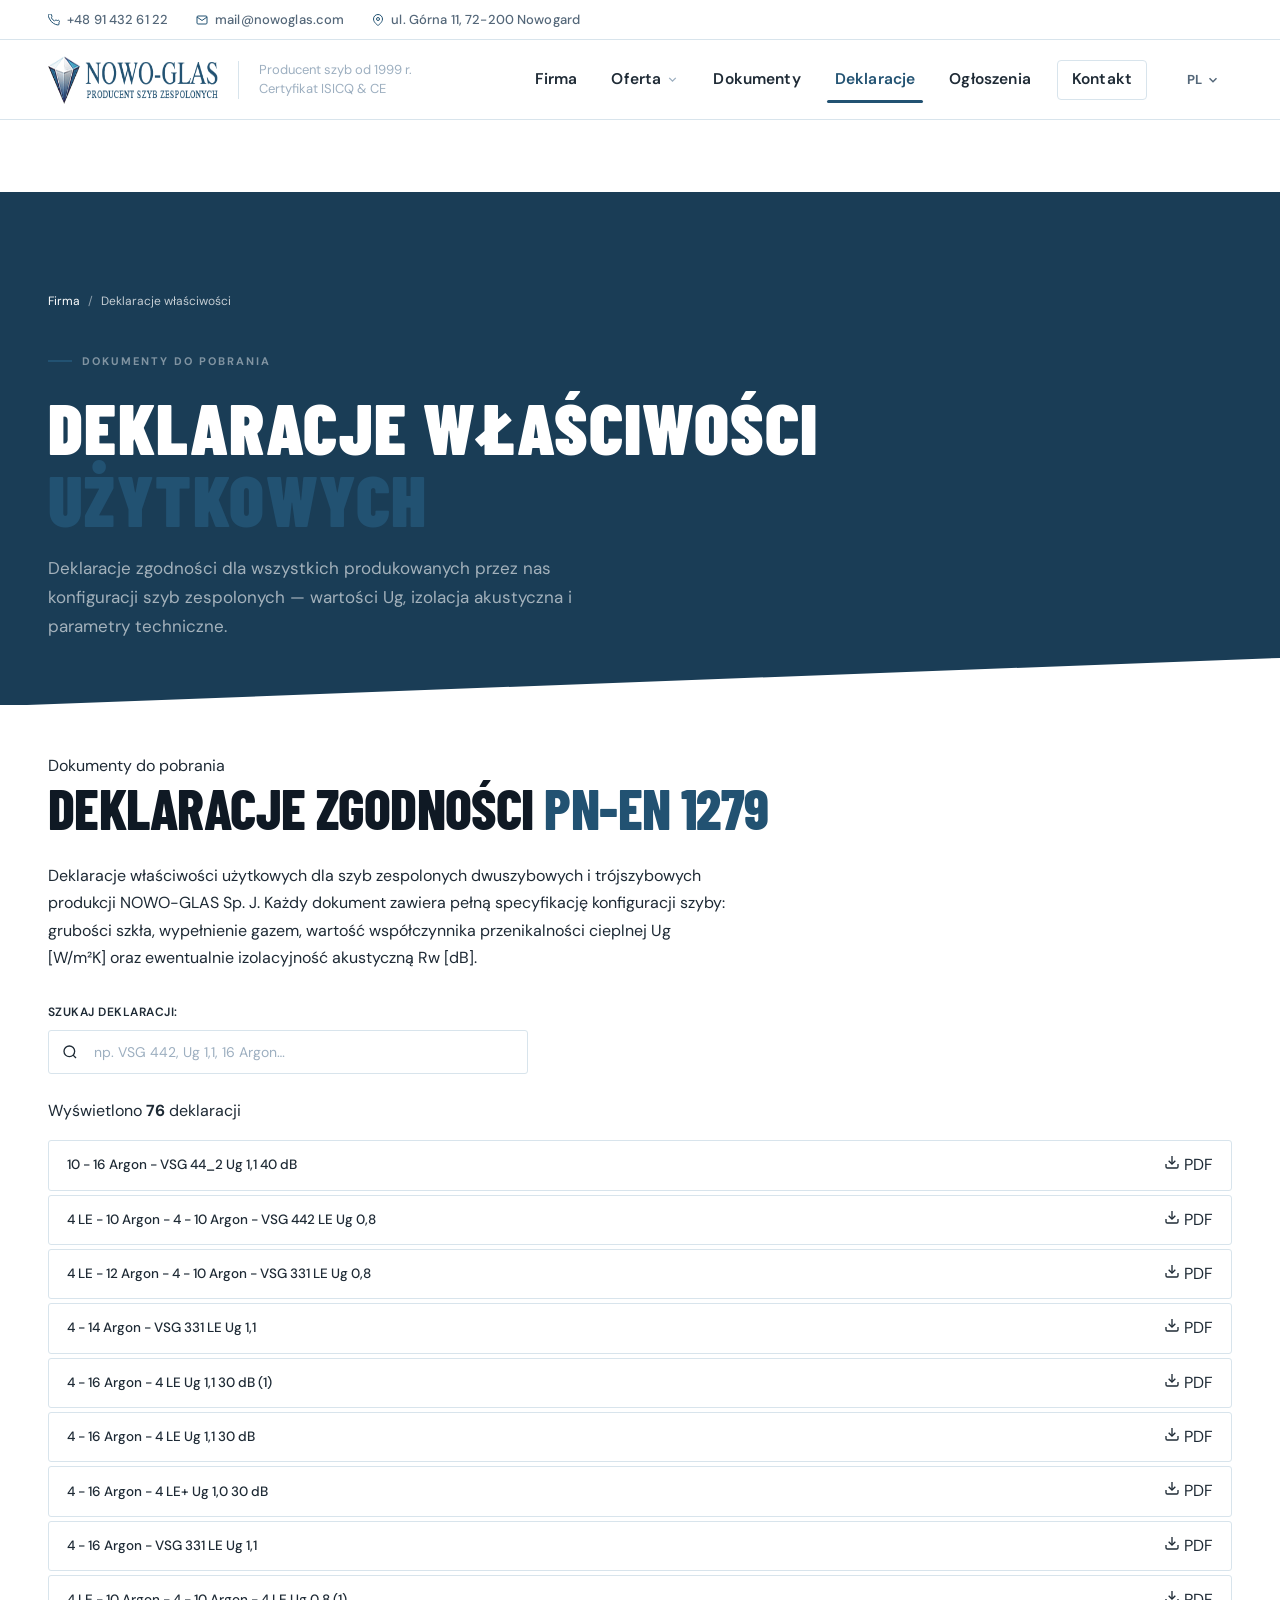
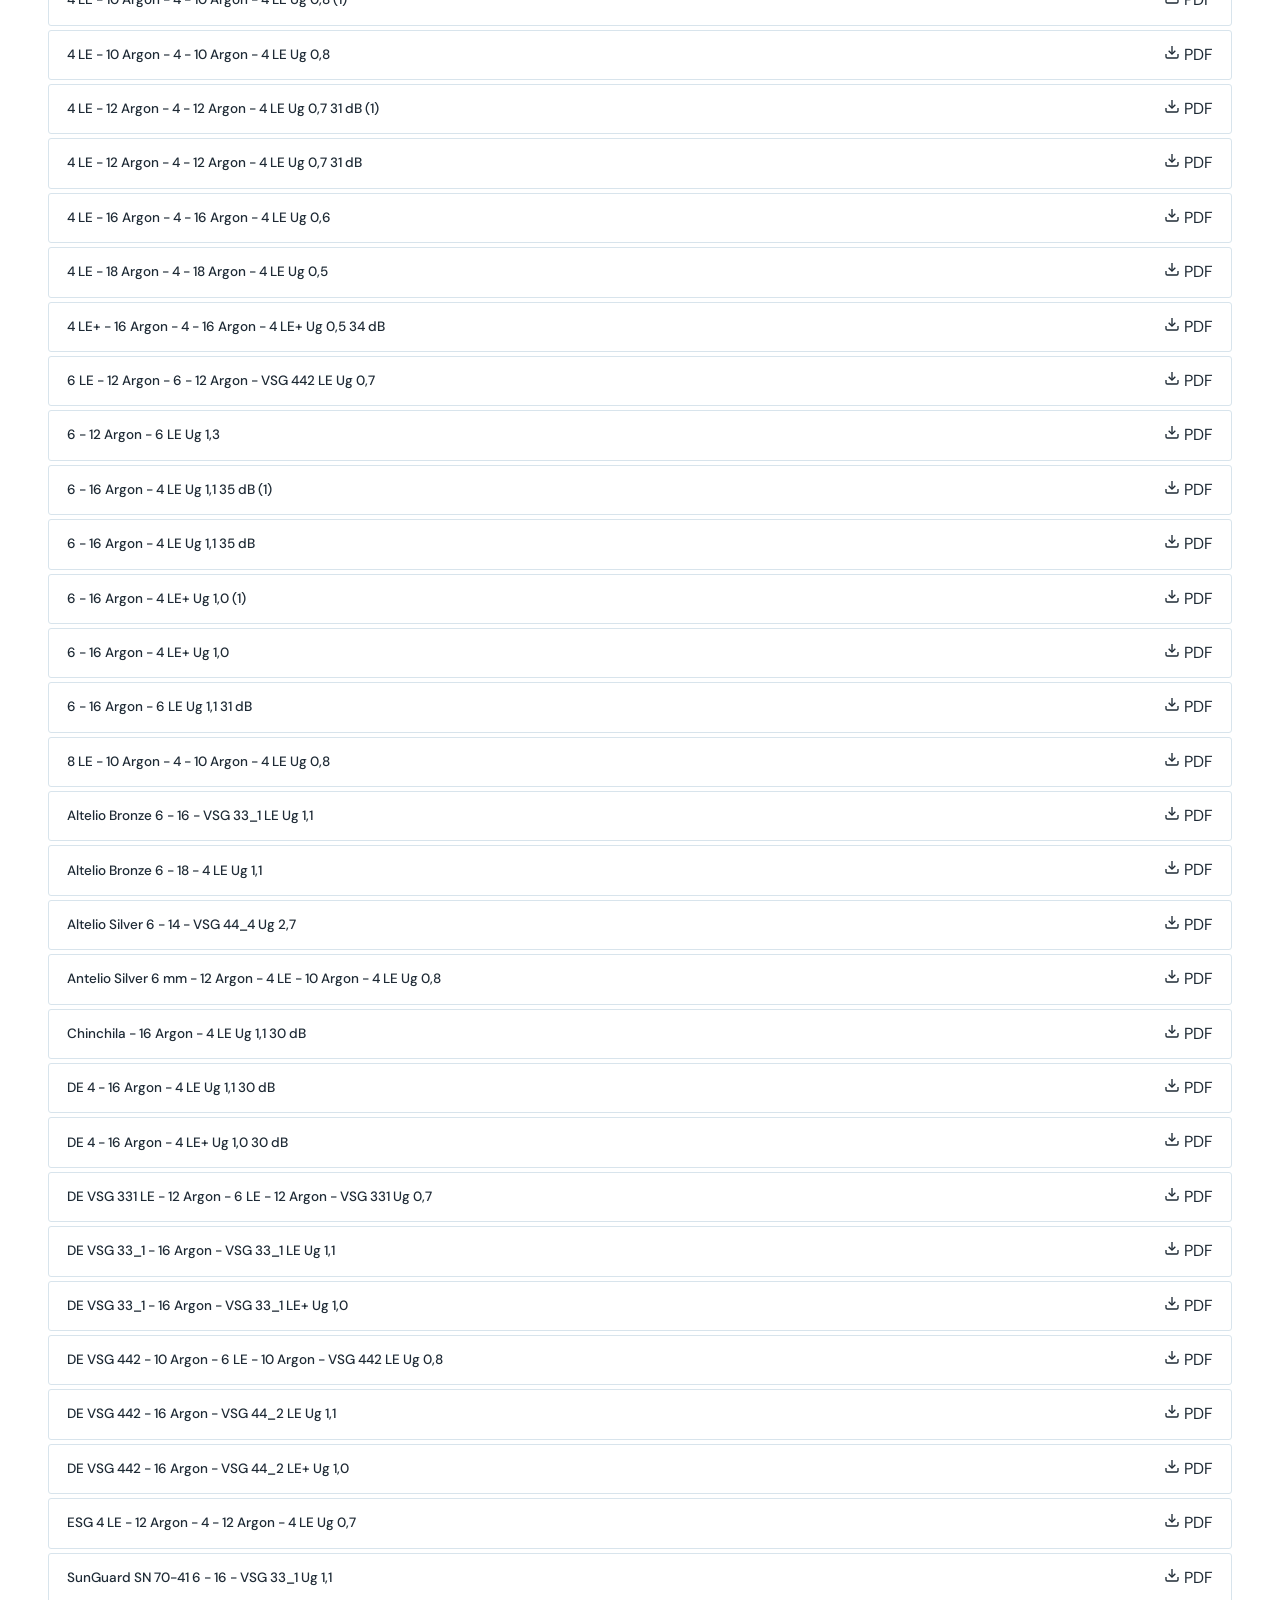
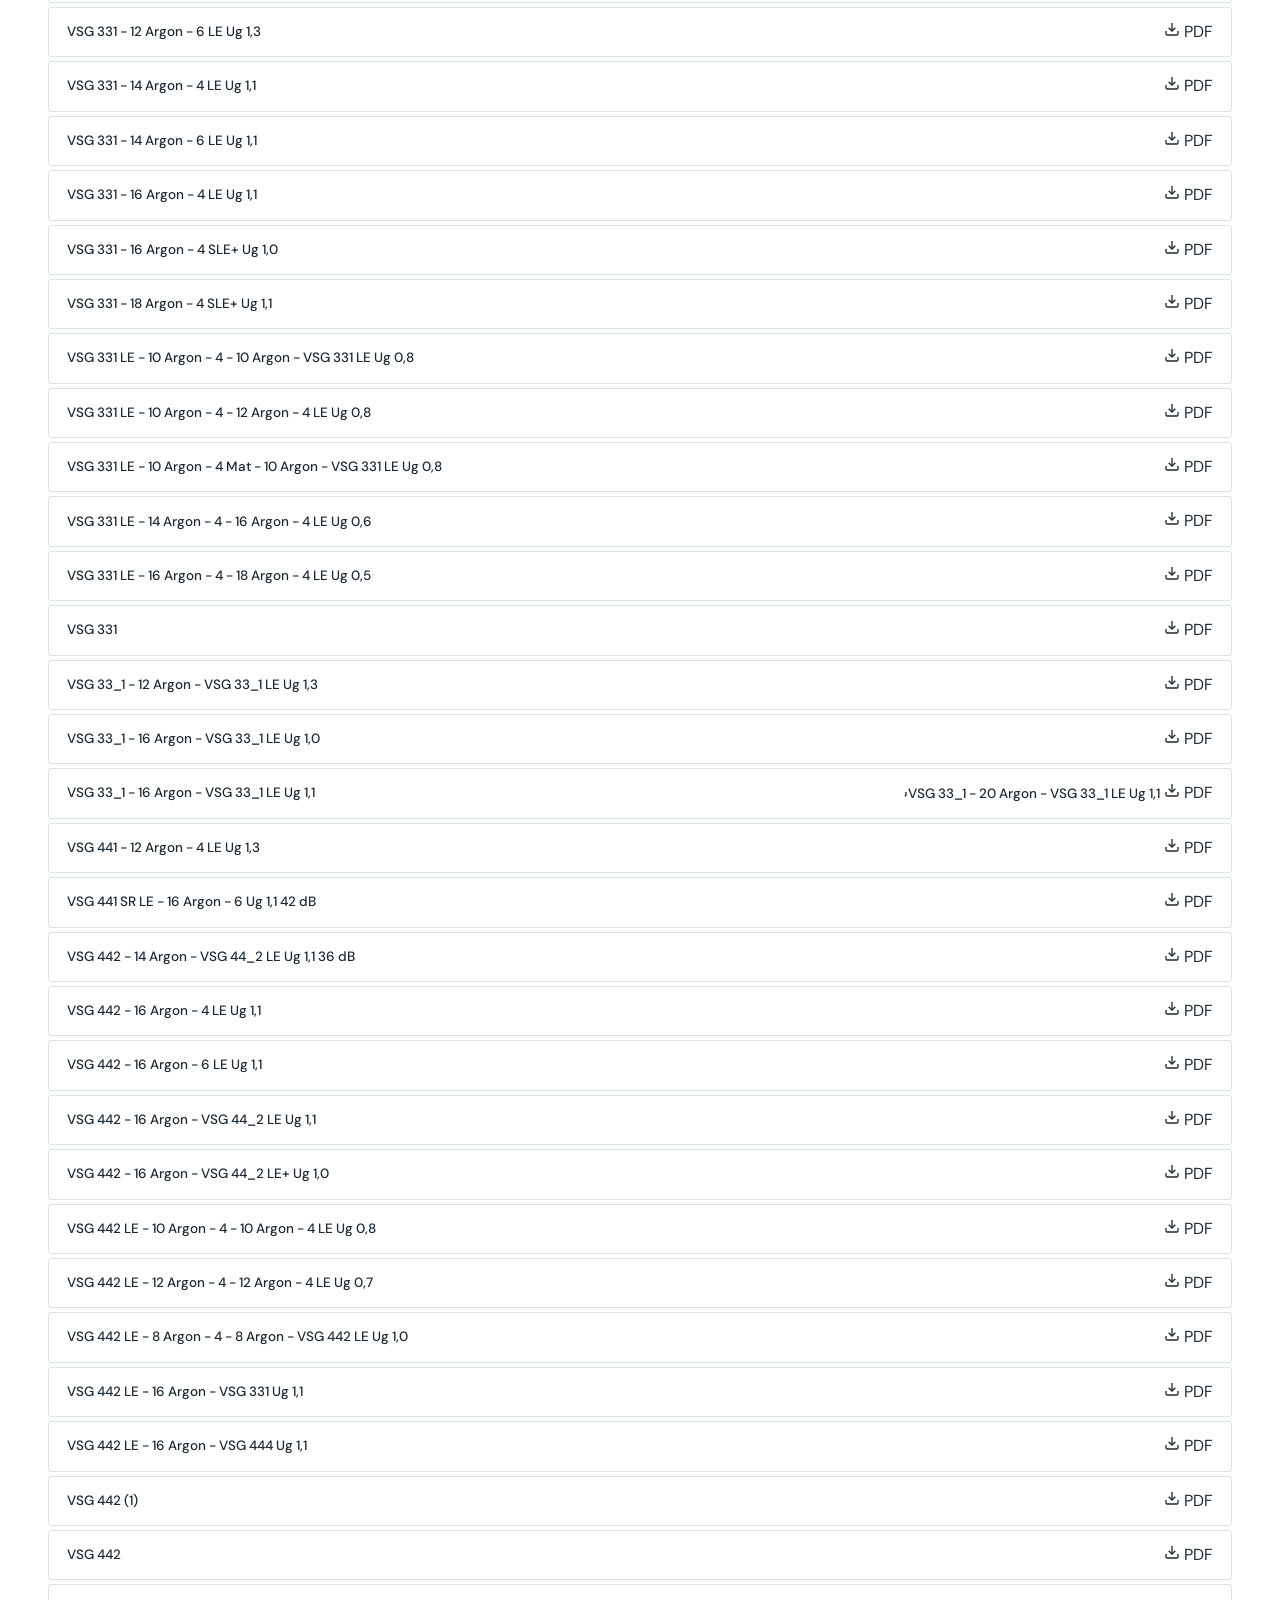
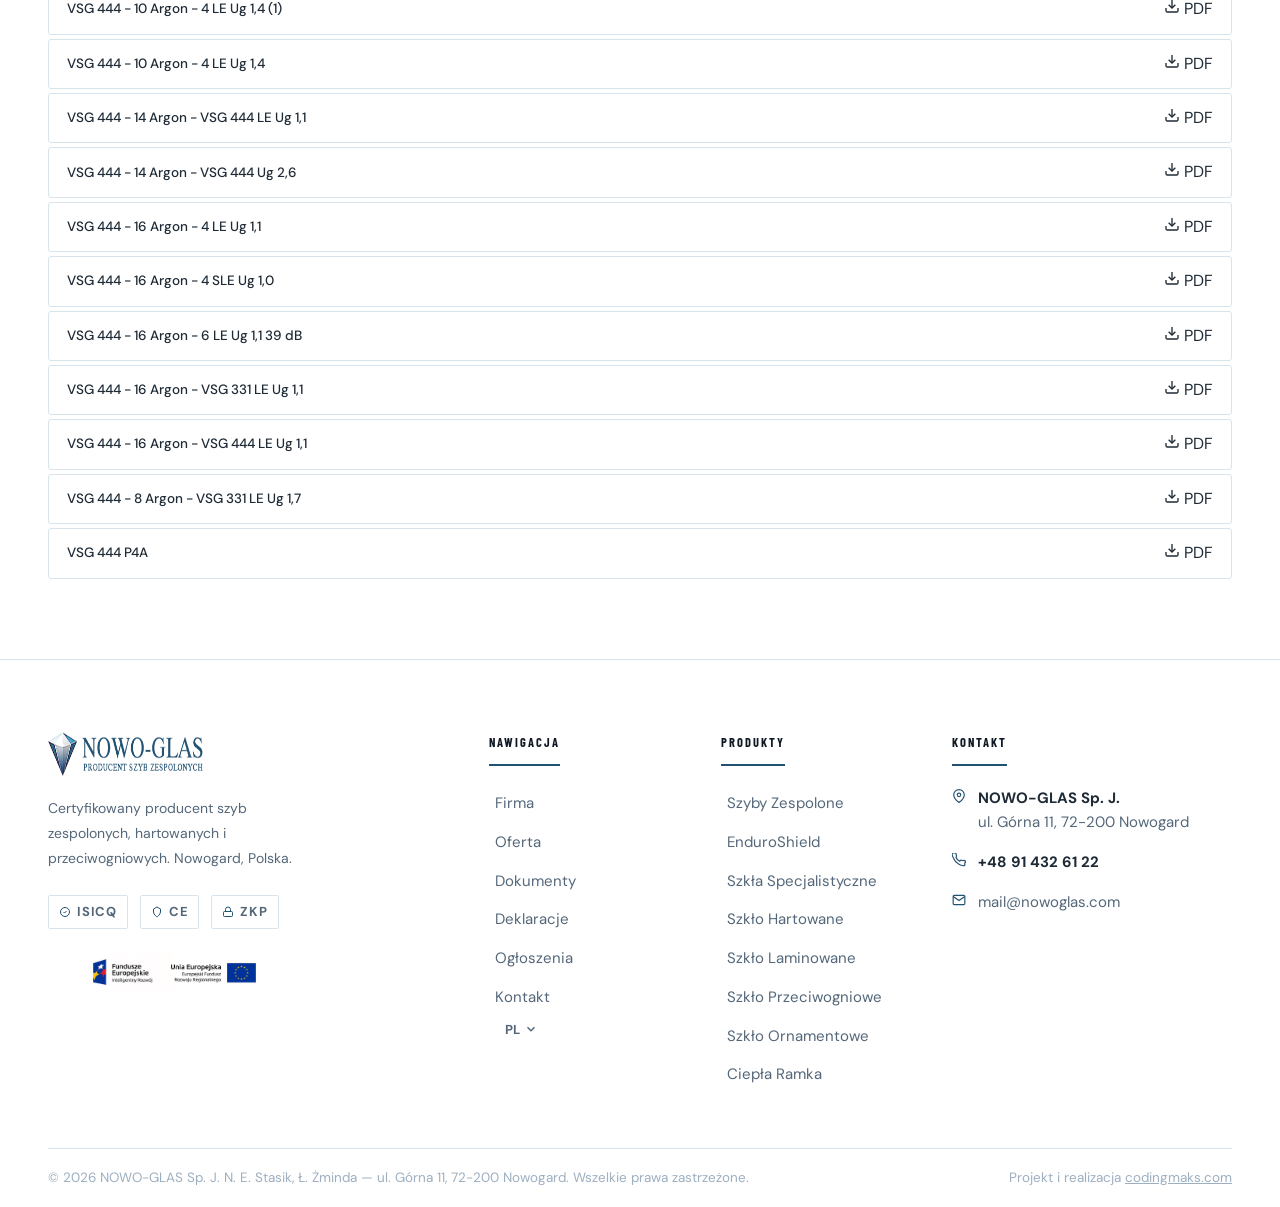
<file: pages/deklaracje.html>
<!DOCTYPE html>
<html lang="pl">
<head>
  <meta charset="UTF-8">
  <meta name="viewport" content="width=device-width, initial-scale=1.0">
  <title>Deklaracje Właściwości Użytkowych — NOWO-GLAS</title>
  <meta name="description" content="Deklaracje właściwości użytkowych szyb zespolonych NOWO-GLAS — wszystkie parametry Ug, izolacyjność akustyczna, specyfikacje techniczne do pobrania PDF.">
  <meta name="robots" content="index,follow">
  <link rel="canonical" href="https://www.nowoglas.com/deklaracje.html">
  <link rel="alternate" hreflang="pl" href="https://www.nowoglas.com/deklaracje.html">
  <link rel="preconnect" href="https://fonts.googleapis.com">
  <link rel="preconnect" href="https://fonts.gstatic.com" crossorigin>
  <link href="https://fonts.googleapis.com/css2?family=Barlow+Condensed:wght@700;800;900&family=DM+Sans:ital,opsz,wght@0,9..40,300;0,9..40,400;0,9..40,500;0,9..40,600;0,9..40,700;1,9..40,400&display=swap" rel="stylesheet">
  <link rel="stylesheet" href="../css/style.css">
  <link rel="icon" type="image/svg+xml" href="../img/favicon.svg">
  <style>
    .page-hero{background:var(--blue-dark);padding:100px 0 64px;margin-top:72px}
    .page-hero__overline{display:inline-flex;align-items:center;gap:10px;font-size:11px;font-weight:700;letter-spacing:.18em;text-transform:uppercase;color:rgba(255,255,255,.45);margin-bottom:20px}
    .page-hero__overline::before{content:'';width:24px;height:2px;background:var(--blue)}
    .page-hero__title{font-family:'Barlow Condensed',sans-serif;font-size:clamp(40px,6vw,72px);font-weight:900;line-height:1;color:var(--white);text-transform:uppercase;letter-spacing:.02em;margin-bottom:20px}
    .page-hero__title em{color:var(--blue);font-style:normal}
    .page-hero__lead{font-size:17px;color:rgba(255,255,255,.6);line-height:1.7;max-width:560px}
    .breadcrumb{display:flex;align-items:center;gap:8px;font-size:12px;color:rgba(255, 255, 255, 0.9);margin-bottom:32px}
    .breadcrumb a{color:rgba(255, 255, 255, 1);text-decoration:none}
    .breadcrumb__sep{color:rgba(255, 255, 255, 0.5)}
    .decl-search {
      margin-bottom: 1.5rem;
      max-width: 480px;
    }
    .decl-search .form-control {
      padding-left: 2.8rem;
    }
    .decl-search-wrap {
      position: relative;
    }
    .decl-search-wrap svg {
      position: absolute;
      left: 0.9rem;
      top: 50%;
      transform: translateY(-50%);
      color: var(--gray-400);
      pointer-events: none;
    }
    .decl-count {
      font-size: var(--text-sm);
      color: var(--gray-400);
      margin-bottom: 1rem;
    }
    #decl-list .decl-item.hidden {
      display: none;
    }
  </style>
</head>
<body>


<div class="topbar"><div class="topbar__inner"><div class="topbar__left">
  <a href="tel:+48914326122" class="topbar__item"><svg viewBox="0 0 24 24" fill="none" stroke="currentColor" stroke-width="2"><path d="M22 16.92v3a2 2 0 01-2.18 2 19.79 19.79 0 01-8.63-3.07A19.5 19.5 0 013.07 9.81 19.79 19.79 0 01.02 1.18 2 2 0 012 0h3a2 2 0 012 1.72c.127.96.361 1.903.7 2.81a2 2 0 01-.45 2.11L6.91 7.91a16 16 0 006.16 6.16l1.27-1.27a2 2 0 012.11-.45c.907.339 1.85.573 2.81.7A2 2 0 0122 16.92z"/></svg>+48 91 432 61 22</a>
  <a href="mailto:mail@nowoglas.com" class="topbar__item"><svg viewBox="0 0 24 24" fill="none" stroke="currentColor" stroke-width="2"><path d="M4 4h16c1.1 0 2 .9 2 2v12c0 1.1-.9 2-2 2H4c-1.1 0-2-.9-2-2V6c0-1.1.9-2 2-2z"/><polyline points="22,6 12,13 2,6"/></svg>mail@nowoglas.com</a>
  <span class="topbar__item"><svg viewBox="0 0 24 24" fill="none" stroke="currentColor" stroke-width="2" aria-hidden="true"><path d="M21 10c0 7-9 13-9 13s-9-6-9-13a9 9 0 0118 0z"/><circle cx="12" cy="10" r="3"/></svg>ul. Górna 11, 72-200 Nowogard</span>
</div></div></div>


<header class="navbar" id="navbar" role="banner">
  <div class="navbar__inner">
    <a href="../index.html" class="navbar__brand"><img src="../img/logo_nowoglass.png" alt="NOWO-GLAS" width="170" height="48"><span class="navbar__tagline">Producent szyb od 1999 r.<br>Certyfikat ISICQ &amp; CE</span></a>
    <nav class="navbar__nav" role="navigation">
      <a href="../index.html" class="navbar__link">Firma</a>
      <div class="navbar__item">
        <a href="oferta.html" class="navbar__link">Oferta<svg viewBox="0 0 24 24" fill="none" stroke="currentColor" stroke-width="2.5" aria-hidden="true"><polyline points="6 9 12 15 18 9"/></svg></a>
        <div class="dropdown" role="menu">
          <div class="dropdown__title">Produkty NOWO-GLAS Sp. J.</div>
          <div class="dropdown__cols">
            <div>
              <a href="oferta/szyby-zespolone.html" class="dropdown__link">Szyby Zespolone THERMO</a>
              <a href="oferta/enduroshield.html" class="dropdown__link">Powłoka EnduroShield</a>
              <a href="oferta/szkla-specjalistyczne.html" class="dropdown__link">Szkła Przeciwsłoneczne</a>
              <a href="oferta/szklo-ornamentowe.html" class="dropdown__link">Szkło Ornamentowe</a>
              <a href="oferta/ciepla-ramka.html" class="dropdown__link">Ciepła Ramka TGI</a>
            </div>
            <div>
              <a href="oferta/szklo-hartowane.html" class="dropdown__link">Szkło Hartowane SECURIT</a>
              <a href="oferta/szklo-laminowane.html" class="dropdown__link">Szkło Laminowane SAFE</a>
              <a href="oferta/szklo-przeciwogniowe.html" class="dropdown__link">Szkło Przeciwogniowe EI</a>
            </div>
          </div>
        </div>
      </div>
      <a href="dokumenty.html" class="navbar__link">Dokumenty</a>
      <a href="deklaracje.html" class="navbar__link active" aria-current="page">Deklaracje</a>
      <a href="ogloszenia.html" class="navbar__link">Ogłoszenia</a>
      <a href="kontakt.html" class="navbar__link navbar__link--contact">Kontakt</a>
    </nav>
    <div class="navbar__langs" aria-label="Wybór języka">
      <button class="navbar__lang-current" aria-haspopup="true" aria-expanded="false" aria-controls="lang-menu">
        PL <svg viewBox="0 0 24 24" fill="none" stroke="currentColor" stroke-width="2.5"><polyline points="6 9 12 15 18 9"/></svg>
      </button>
      <div class="navbar__lang-dropdown" id="lang-menu" role="menu">
        <a href="../index.html" role="menuitem" class="navbar__lang active" hreflang="pl">PL</a>
        <a href="../de/index.html" role="menuitem" class="navbar__lang" hreflang="de">DE</a>
        <a href="../en/index.html" role="menuitem" class="navbar__lang" hreflang="en">EN</a>
      </div>
    </div>
    <button class="navbar__hamburger" id="hamburger-btn" aria-label="Otwórz menu" aria-expanded="false"><span></span><span></span><span></span></button>
  </div>
</header>

<div class="mobile-panel__overlay" id="mobile-overlay" aria-hidden="true"></div>
<nav class="mobile-panel" id="mobile-panel" aria-hidden="true">
  <div class="mobile-panel__close"><img src="../img/logo_nowoglass.png" alt="NOWO-GLAS" height="34"><button id="mobile-close-btn">✕</button></div>
  <div class="mobile-panel__nav">
    <a href="../index.html" class="mobile-panel__link">Firma</a>
    <button class="mobile-panel__acc-btn" class="mobile-panel__acc-btn open" id="mob-oferta-btn" aria-expanded="true">Oferta<svg viewBox="0 0 24 24" fill="none" stroke="currentColor" stroke-width="2.5" width="16" height="16"><polyline points="6 9 12 15 18 9"/></svg></button>
    <div class="mobile-panel__acc-content open" id="mob-oferta-content">
      <a href="oferta/szyby-zespolone.html" class="mobile-panel__sub-link">Szyby Zespolone THERMO</a>
      <a href="oferta/szklo-hartowane.html" class="mobile-panel__sub-link">Szkło Hartowane SECURIT</a>
      <a href="oferta/szklo-laminowane.html" class="mobile-panel__sub-link">Szkło Laminowane SAFE</a>
      <a href="oferta/szklo-przeciwogniowe.html" class="mobile-panel__sub-link">Szkło Przeciwogniowe EI</a>
    </div>
    <a href="dokumenty.html" class="mobile-panel__link">Dokumenty</a>
    <a href="deklaracje.html" class="mobile-panel__link">Deklaracje</a>
    <a href="kontakt.html" class="mobile-panel__link" style="color:var(--blue);font-weight:700;">Kontakt</a>
  </div>
</nav>


<main>

  <!-- Page Hero -->
  <section class="page-hero" aria-label="Nagłówek strony">
    <div class="container page-hero__inner">
      <nav class="breadcrumb" aria-label="Ścieżka nawigacyjna">
        <a href="../index.html" class="breadcrumb__item">Firma</a>
        <span class="breadcrumb__sep" aria-hidden="true">/</span>
        <span class="breadcrumb__item breadcrumb__item--current">Deklaracje właściwości</span>
      </nav>
      <div class="page-hero__overline">Dokumenty do pobrania</div>
      <h1 class="page-hero__title">Deklaracje Właściwości<br><em>Użytkowych</em></h1>
      <p class="page-hero__lead">Deklaracje zgodności dla wszystkich produkowanych przez nas konfiguracji szyb zespolonych — wartości Ug, izolacja akustyczna i parametry techniczne.</p>
    </div>
  </section>

  <!-- List -->
  <section style="background:var(--slate-100);padding:3rem 0 5rem;" aria-labelledby="decl-heading">
    <div class="container">

      <div class="section-label">Dokumenty do pobrania</div>
      <h2 class="section-title" id="decl-heading" style="margin-bottom:1.5rem;">
        Deklaracje zgodności <em>PN-EN 1279</em>
      </h2>
      <p style="color:var(--gray-500);font-size:var(--text-sm);margin-bottom:2rem;max-width:680px;line-height:1.7;">
        Deklaracje właściwości użytkowych dla szyb zespolonych dwuszybowych i trójszybowych produkcji NOWO-GLAS Sp. J. Każdy dokument zawiera pełną specyfikację konfiguracji szyby: grubości szkła, wypełnienie gazem, wartość współczynnika przenikalności cieplnej Ug [W/m²K] oraz ewentualnie izolacyjność akustyczną Rw [dB].
      </p>

      <!-- Search -->
      <div class="decl-search">
        <label for="decl-search-input" class="form-label">Szukaj deklaracji:</label>
        <div class="decl-search-wrap">
          <svg width="16" height="16" viewBox="0 0 24 24" fill="none" stroke="currentColor" stroke-width="2" aria-hidden="true">
            <circle cx="11" cy="11" r="8"/><line x1="21" y1="21" x2="16.65" y2="16.65"/>
          </svg>
          <input type="search" id="decl-search-input" class="form-control" placeholder="np. VSG 442, Ug 1,1, 16 Argon…" autocomplete="off">
        </div>
      </div>

      <div class="decl-count" id="decl-count" aria-live="polite">Wyświetlono <strong>76</strong> deklaracji</div>

      <div class="decl-list" id="decl-list" role="list">

        <a href="https://www.nowoglas.com/deklaracje_zgodnosci//10%20-%2016%20Argon%20-%20VSG%2044_2%20Ug%201,1%2040%20dB.pdf" class="decl-item" target="_blank" rel="noopener" role="listitem">
          <span class="decl-item__name">10 - 16 Argon - VSG 44_2 Ug 1,1 40 dB</span>
          <span class="decl-item__download"><svg viewBox="0 0 24 24" fill="none" stroke="currentColor" stroke-width="2" width="16" height="16"><path d="M21 15v4a2 2 0 01-2 2H5a2 2 0 01-2-2v-4"/><polyline points="7 10 12 15 17 10"/><line x1="12" y1="15" x2="12" y2="3"/></svg> PDF</span>
        </a>

        <a href="https://www.nowoglas.com/deklaracje_zgodnosci//4%20%20LE%20-%2010%20Argon%20-%204%20-%2010%20Argon%20-%20VSG%20442%20LE%20Ug%200,8.pdf" class="decl-item" target="_blank" rel="noopener" role="listitem">
          <span class="decl-item__name">4 LE - 10 Argon - 4 - 10 Argon - VSG 442 LE Ug 0,8</span>
          <span class="decl-item__download"><svg viewBox="0 0 24 24" fill="none" stroke="currentColor" stroke-width="2" width="16" height="16"><path d="M21 15v4a2 2 0 01-2 2H5a2 2 0 01-2-2v-4"/><polyline points="7 10 12 15 17 10"/><line x1="12" y1="15" x2="12" y2="3"/></svg> PDF</span>
        </a>

        <a href="https://www.nowoglas.com/deklaracje_zgodnosci//4%20%20LE%20-%2012%20Argon%20-%204%20-%2010%20Argon%20-%20VSG%20331%20LE%20Ug%200,8.pdf" class="decl-item" target="_blank" rel="noopener" role="listitem">
          <span class="decl-item__name">4 LE - 12 Argon - 4 - 10 Argon - VSG 331 LE Ug 0,8</span>
          <span class="decl-item__download"><svg viewBox="0 0 24 24" fill="none" stroke="currentColor" stroke-width="2" width="16" height="16"><path d="M21 15v4a2 2 0 01-2 2H5a2 2 0 01-2-2v-4"/><polyline points="7 10 12 15 17 10"/><line x1="12" y1="15" x2="12" y2="3"/></svg> PDF</span>
        </a>

        <a href="https://www.nowoglas.com/deklaracje_zgodnosci//4%20-%2014%20Argon%20-%20VSG%20331%20LE%20Ug%201,1.pdf" class="decl-item" target="_blank" rel="noopener" role="listitem">
          <span class="decl-item__name">4 - 14 Argon - VSG 331 LE Ug 1,1</span>
          <span class="decl-item__download"><svg viewBox="0 0 24 24" fill="none" stroke="currentColor" stroke-width="2" width="16" height="16"><path d="M21 15v4a2 2 0 01-2 2H5a2 2 0 01-2-2v-4"/><polyline points="7 10 12 15 17 10"/><line x1="12" y1="15" x2="12" y2="3"/></svg> PDF</span>
        </a>

        <a href="https://www.nowoglas.com/deklaracje_zgodnosci//4%20-%2016%20Argon%20-%204%20LE%20Ug%201,1%2030%20dB%281%29.pdf" class="decl-item" target="_blank" rel="noopener" role="listitem">
          <span class="decl-item__name">4 - 16 Argon - 4 LE Ug 1,1 30 dB (1)</span>
          <span class="decl-item__download"><svg viewBox="0 0 24 24" fill="none" stroke="currentColor" stroke-width="2" width="16" height="16"><path d="M21 15v4a2 2 0 01-2 2H5a2 2 0 01-2-2v-4"/><polyline points="7 10 12 15 17 10"/><line x1="12" y1="15" x2="12" y2="3"/></svg> PDF</span>
        </a>

        <a href="https://www.nowoglas.com/deklaracje_zgodnosci//4%20-%2016%20Argon%20-%204%20LE%20Ug%201,1%2030%20dB.pdf" class="decl-item" target="_blank" rel="noopener" role="listitem">
          <span class="decl-item__name">4 - 16 Argon - 4 LE Ug 1,1 30 dB</span>
          <span class="decl-item__download"><svg viewBox="0 0 24 24" fill="none" stroke="currentColor" stroke-width="2" width="16" height="16"><path d="M21 15v4a2 2 0 01-2 2H5a2 2 0 01-2-2v-4"/><polyline points="7 10 12 15 17 10"/><line x1="12" y1="15" x2="12" y2="3"/></svg> PDF</span>
        </a>

        <a href="https://www.nowoglas.com/deklaracje_zgodnosci//4%20-%2016%20Argon%20-%204%20LE+%20Ug%201,0%2030%20dB.pdf" class="decl-item" target="_blank" rel="noopener" role="listitem">
          <span class="decl-item__name">4 - 16 Argon - 4 LE+ Ug 1,0 30 dB</span>
          <span class="decl-item__download"><svg viewBox="0 0 24 24" fill="none" stroke="currentColor" stroke-width="2" width="16" height="16"><path d="M21 15v4a2 2 0 01-2 2H5a2 2 0 01-2-2v-4"/><polyline points="7 10 12 15 17 10"/><line x1="12" y1="15" x2="12" y2="3"/></svg> PDF</span>
        </a>

        <a href="https://www.nowoglas.com/deklaracje_zgodnosci//4%20-%2016%20Argon%20-%20VSG%20331%20LE%20Ug%201,1.pdf" class="decl-item" target="_blank" rel="noopener" role="listitem">
          <span class="decl-item__name">4 - 16 Argon - VSG 331 LE Ug 1,1</span>
          <span class="decl-item__download"><svg viewBox="0 0 24 24" fill="none" stroke="currentColor" stroke-width="2" width="16" height="16"><path d="M21 15v4a2 2 0 01-2 2H5a2 2 0 01-2-2v-4"/><polyline points="7 10 12 15 17 10"/><line x1="12" y1="15" x2="12" y2="3"/></svg> PDF</span>
        </a>

        <a href="https://www.nowoglas.com/deklaracje_zgodnosci//4%20LE%20-%2010%20Argon%20-%204%20-%2010%20Argon%20-%204%20LE%20Ug%200,8%281%29.pdf" class="decl-item" target="_blank" rel="noopener" role="listitem">
          <span class="decl-item__name">4 LE - 10 Argon - 4 - 10 Argon - 4 LE Ug 0,8 (1)</span>
          <span class="decl-item__download"><svg viewBox="0 0 24 24" fill="none" stroke="currentColor" stroke-width="2" width="16" height="16"><path d="M21 15v4a2 2 0 01-2 2H5a2 2 0 01-2-2v-4"/><polyline points="7 10 12 15 17 10"/><line x1="12" y1="15" x2="12" y2="3"/></svg> PDF</span>
        </a>

        <a href="https://www.nowoglas.com/deklaracje_zgodnosci//4%20LE%20-%2010%20Argon%20-%204%20-%2010%20Argon%20-%204%20LE%20Ug%200,8.pdf" class="decl-item" target="_blank" rel="noopener" role="listitem">
          <span class="decl-item__name">4 LE - 10 Argon - 4 - 10 Argon - 4 LE Ug 0,8</span>
          <span class="decl-item__download"><svg viewBox="0 0 24 24" fill="none" stroke="currentColor" stroke-width="2" width="16" height="16"><path d="M21 15v4a2 2 0 01-2 2H5a2 2 0 01-2-2v-4"/><polyline points="7 10 12 15 17 10"/><line x1="12" y1="15" x2="12" y2="3"/></svg> PDF</span>
        </a>

        <a href="https://www.nowoglas.com/deklaracje_zgodnosci//4%20LE%20-%2012%20Argon%20-%204%20-%2012%20Argon%20-%204%20LE%20Ug%200,7%2031%20dB%281%29.pdf" class="decl-item" target="_blank" rel="noopener" role="listitem">
          <span class="decl-item__name">4 LE - 12 Argon - 4 - 12 Argon - 4 LE Ug 0,7 31 dB (1)</span>
          <span class="decl-item__download"><svg viewBox="0 0 24 24" fill="none" stroke="currentColor" stroke-width="2" width="16" height="16"><path d="M21 15v4a2 2 0 01-2 2H5a2 2 0 01-2-2v-4"/><polyline points="7 10 12 15 17 10"/><line x1="12" y1="15" x2="12" y2="3"/></svg> PDF</span>
        </a>

        <a href="https://www.nowoglas.com/deklaracje_zgodnosci//4%20LE%20-%2012%20Argon%20-%204%20-%2012%20Argon%20-%204%20LE%20Ug%200,7%2031%20dB.pdf" class="decl-item" target="_blank" rel="noopener" role="listitem">
          <span class="decl-item__name">4 LE - 12 Argon - 4 - 12 Argon - 4 LE Ug 0,7 31 dB</span>
          <span class="decl-item__download"><svg viewBox="0 0 24 24" fill="none" stroke="currentColor" stroke-width="2" width="16" height="16"><path d="M21 15v4a2 2 0 01-2 2H5a2 2 0 01-2-2v-4"/><polyline points="7 10 12 15 17 10"/><line x1="12" y1="15" x2="12" y2="3"/></svg> PDF</span>
        </a>

        <a href="https://www.nowoglas.com/deklaracje_zgodnosci//4%20LE%20-%2016%20Argon%20-%204%20-%2016%20Argon%20-%204%20LE%20Ug%200,6.pdf" class="decl-item" target="_blank" rel="noopener" role="listitem">
          <span class="decl-item__name">4 LE - 16 Argon - 4 - 16 Argon - 4 LE Ug 0,6</span>
          <span class="decl-item__download"><svg viewBox="0 0 24 24" fill="none" stroke="currentColor" stroke-width="2" width="16" height="16"><path d="M21 15v4a2 2 0 01-2 2H5a2 2 0 01-2-2v-4"/><polyline points="7 10 12 15 17 10"/><line x1="12" y1="15" x2="12" y2="3"/></svg> PDF</span>
        </a>

        <a href="https://www.nowoglas.com/deklaracje_zgodnosci//4%20LE%20-%2018%20Argon%20-%204%20-%2018%20Argon%20-%204%20LE%20Ug%200,5.pdf" class="decl-item" target="_blank" rel="noopener" role="listitem">
          <span class="decl-item__name">4 LE - 18 Argon - 4 - 18 Argon - 4 LE Ug 0,5</span>
          <span class="decl-item__download"><svg viewBox="0 0 24 24" fill="none" stroke="currentColor" stroke-width="2" width="16" height="16"><path d="M21 15v4a2 2 0 01-2 2H5a2 2 0 01-2-2v-4"/><polyline points="7 10 12 15 17 10"/><line x1="12" y1="15" x2="12" y2="3"/></svg> PDF</span>
        </a>

        <a href="https://www.nowoglas.com/deklaracje_zgodnosci//4%20LE+%20-%2016%20Argon%20-%204%20-%2016%20Argon%20-%204%20LE+%20Ug%200,5%2034%20dB.pdf" class="decl-item" target="_blank" rel="noopener" role="listitem">
          <span class="decl-item__name">4 LE+ - 16 Argon - 4 - 16 Argon - 4 LE+ Ug 0,5 34 dB</span>
          <span class="decl-item__download"><svg viewBox="0 0 24 24" fill="none" stroke="currentColor" stroke-width="2" width="16" height="16"><path d="M21 15v4a2 2 0 01-2 2H5a2 2 0 01-2-2v-4"/><polyline points="7 10 12 15 17 10"/><line x1="12" y1="15" x2="12" y2="3"/></svg> PDF</span>
        </a>

        <a href="https://www.nowoglas.com/deklaracje_zgodnosci//6%20%20LE%20-%2012%20Argon%20-%206%20-%2012%20Argon%20-%20VSG%20442%20LE%20Ug%200,7.pdf" class="decl-item" target="_blank" rel="noopener" role="listitem">
          <span class="decl-item__name">6 LE - 12 Argon - 6 - 12 Argon - VSG 442 LE Ug 0,7</span>
          <span class="decl-item__download"><svg viewBox="0 0 24 24" fill="none" stroke="currentColor" stroke-width="2" width="16" height="16"><path d="M21 15v4a2 2 0 01-2 2H5a2 2 0 01-2-2v-4"/><polyline points="7 10 12 15 17 10"/><line x1="12" y1="15" x2="12" y2="3"/></svg> PDF</span>
        </a>

        <a href="https://www.nowoglas.com/deklaracje_zgodnosci//6%20-%2012%20Argon%20-%206%20LE%20Ug%201,3.pdf" class="decl-item" target="_blank" rel="noopener" role="listitem">
          <span class="decl-item__name">6 - 12 Argon - 6 LE Ug 1,3</span>
          <span class="decl-item__download"><svg viewBox="0 0 24 24" fill="none" stroke="currentColor" stroke-width="2" width="16" height="16"><path d="M21 15v4a2 2 0 01-2 2H5a2 2 0 01-2-2v-4"/><polyline points="7 10 12 15 17 10"/><line x1="12" y1="15" x2="12" y2="3"/></svg> PDF</span>
        </a>

        <a href="https://www.nowoglas.com/deklaracje_zgodnosci//6%20-%2016%20Argon%20-%204%20LE%20Ug%201,1%2035%20dB%281%29.pdf" class="decl-item" target="_blank" rel="noopener" role="listitem">
          <span class="decl-item__name">6 - 16 Argon - 4 LE Ug 1,1 35 dB (1)</span>
          <span class="decl-item__download"><svg viewBox="0 0 24 24" fill="none" stroke="currentColor" stroke-width="2" width="16" height="16"><path d="M21 15v4a2 2 0 01-2 2H5a2 2 0 01-2-2v-4"/><polyline points="7 10 12 15 17 10"/><line x1="12" y1="15" x2="12" y2="3"/></svg> PDF</span>
        </a>

        <a href="https://www.nowoglas.com/deklaracje_zgodnosci//6%20-%2016%20Argon%20-%204%20LE%20Ug%201,1%2035%20dB.pdf" class="decl-item" target="_blank" rel="noopener" role="listitem">
          <span class="decl-item__name">6 - 16 Argon - 4 LE Ug 1,1 35 dB</span>
          <span class="decl-item__download"><svg viewBox="0 0 24 24" fill="none" stroke="currentColor" stroke-width="2" width="16" height="16"><path d="M21 15v4a2 2 0 01-2 2H5a2 2 0 01-2-2v-4"/><polyline points="7 10 12 15 17 10"/><line x1="12" y1="15" x2="12" y2="3"/></svg> PDF</span>
        </a>

        <a href="https://www.nowoglas.com/deklaracje_zgodnosci//6%20-%2016%20Argon%20-%204%20LE+%20Ug%201,0%281%29.pdf" class="decl-item" target="_blank" rel="noopener" role="listitem">
          <span class="decl-item__name">6 - 16 Argon - 4 LE+ Ug 1,0 (1)</span>
          <span class="decl-item__download"><svg viewBox="0 0 24 24" fill="none" stroke="currentColor" stroke-width="2" width="16" height="16"><path d="M21 15v4a2 2 0 01-2 2H5a2 2 0 01-2-2v-4"/><polyline points="7 10 12 15 17 10"/><line x1="12" y1="15" x2="12" y2="3"/></svg> PDF</span>
        </a>

        <a href="https://www.nowoglas.com/deklaracje_zgodnosci//6%20-%2016%20Argon%20-%204%20LE+%20Ug%201,0.pdf" class="decl-item" target="_blank" rel="noopener" role="listitem">
          <span class="decl-item__name">6 - 16 Argon - 4 LE+ Ug 1,0</span>
          <span class="decl-item__download"><svg viewBox="0 0 24 24" fill="none" stroke="currentColor" stroke-width="2" width="16" height="16"><path d="M21 15v4a2 2 0 01-2 2H5a2 2 0 01-2-2v-4"/><polyline points="7 10 12 15 17 10"/><line x1="12" y1="15" x2="12" y2="3"/></svg> PDF</span>
        </a>

        <a href="https://www.nowoglas.com/deklaracje_zgodnosci//6%20-%2016%20Argon%20-%206%20LE%20Ug%201,1%2031%20dB.pdf" class="decl-item" target="_blank" rel="noopener" role="listitem">
          <span class="decl-item__name">6 - 16 Argon - 6 LE Ug 1,1 31 dB</span>
          <span class="decl-item__download"><svg viewBox="0 0 24 24" fill="none" stroke="currentColor" stroke-width="2" width="16" height="16"><path d="M21 15v4a2 2 0 01-2 2H5a2 2 0 01-2-2v-4"/><polyline points="7 10 12 15 17 10"/><line x1="12" y1="15" x2="12" y2="3"/></svg> PDF</span>
        </a>

        <a href="https://www.nowoglas.com/deklaracje_zgodnosci//8%20LE%20-%2010%20Argon%20-%204%20-%2010%20Argon%20-%204%20LE%20Ug%200,8.pdf" class="decl-item" target="_blank" rel="noopener" role="listitem">
          <span class="decl-item__name">8 LE - 10 Argon - 4 - 10 Argon - 4 LE Ug 0,8</span>
          <span class="decl-item__download"><svg viewBox="0 0 24 24" fill="none" stroke="currentColor" stroke-width="2" width="16" height="16"><path d="M21 15v4a2 2 0 01-2 2H5a2 2 0 01-2-2v-4"/><polyline points="7 10 12 15 17 10"/><line x1="12" y1="15" x2="12" y2="3"/></svg> PDF</span>
        </a>

        <a href="https://www.nowoglas.com/deklaracje_zgodnosci//Altelio%20Bronze%206%20-%2016%20-%20VSG%2033_1%20LE%20Ug%201,1.pdf" class="decl-item" target="_blank" rel="noopener" role="listitem">
          <span class="decl-item__name">Altelio Bronze 6 - 16 - VSG 33_1 LE Ug 1,1</span>
          <span class="decl-item__download"><svg viewBox="0 0 24 24" fill="none" stroke="currentColor" stroke-width="2" width="16" height="16"><path d="M21 15v4a2 2 0 01-2 2H5a2 2 0 01-2-2v-4"/><polyline points="7 10 12 15 17 10"/><line x1="12" y1="15" x2="12" y2="3"/></svg> PDF</span>
        </a>

        <a href="https://www.nowoglas.com/deklaracje_zgodnosci//Altelio%20Bronze%206%20-%2018%20-%204%20LE%20Ug%201,1.pdf" class="decl-item" target="_blank" rel="noopener" role="listitem">
          <span class="decl-item__name">Altelio Bronze 6 - 18 - 4 LE Ug 1,1</span>
          <span class="decl-item__download"><svg viewBox="0 0 24 24" fill="none" stroke="currentColor" stroke-width="2" width="16" height="16"><path d="M21 15v4a2 2 0 01-2 2H5a2 2 0 01-2-2v-4"/><polyline points="7 10 12 15 17 10"/><line x1="12" y1="15" x2="12" y2="3"/></svg> PDF</span>
        </a>

        <a href="https://www.nowoglas.com/deklaracje_zgodnosci//Altelio%20Silver%206%20-%2014%20-%20VSG%2044_4%20Ug%202,7.pdf" class="decl-item" target="_blank" rel="noopener" role="listitem">
          <span class="decl-item__name">Altelio Silver 6 - 14 - VSG 44_4 Ug 2,7</span>
          <span class="decl-item__download"><svg viewBox="0 0 24 24" fill="none" stroke="currentColor" stroke-width="2" width="16" height="16"><path d="M21 15v4a2 2 0 01-2 2H5a2 2 0 01-2-2v-4"/><polyline points="7 10 12 15 17 10"/><line x1="12" y1="15" x2="12" y2="3"/></svg> PDF</span>
        </a>

        <a href="https://www.nowoglas.com/deklaracje_zgodnosci//Antelio%20Silver%206%20mm%20-%2012%20Argon%20-%204%20LE%20-%2010%20Argon%20-%204%20LE%20Ug%200,8.pdf" class="decl-item" target="_blank" rel="noopener" role="listitem">
          <span class="decl-item__name">Antelio Silver 6 mm - 12 Argon - 4 LE - 10 Argon - 4 LE Ug 0,8</span>
          <span class="decl-item__download"><svg viewBox="0 0 24 24" fill="none" stroke="currentColor" stroke-width="2" width="16" height="16"><path d="M21 15v4a2 2 0 01-2 2H5a2 2 0 01-2-2v-4"/><polyline points="7 10 12 15 17 10"/><line x1="12" y1="15" x2="12" y2="3"/></svg> PDF</span>
        </a>

        <a href="https://www.nowoglas.com/deklaracje_zgodnosci//Chinchila%20-%2016%20Argon%20-%204%20LE%20Ug%201,1%2030%20dB.pdf" class="decl-item" target="_blank" rel="noopener" role="listitem">
          <span class="decl-item__name">Chinchila - 16 Argon - 4 LE Ug 1,1 30 dB</span>
          <span class="decl-item__download"><svg viewBox="0 0 24 24" fill="none" stroke="currentColor" stroke-width="2" width="16" height="16"><path d="M21 15v4a2 2 0 01-2 2H5a2 2 0 01-2-2v-4"/><polyline points="7 10 12 15 17 10"/><line x1="12" y1="15" x2="12" y2="3"/></svg> PDF</span>
        </a>

        <a href="https://www.nowoglas.com/deklaracje_zgodnosci//DE%204%20-%2016%20Argon%20-%204%20LE%20Ug%201,1%2030%20dB.pdf" class="decl-item" target="_blank" rel="noopener" role="listitem">
          <span class="decl-item__name">DE 4 - 16 Argon - 4 LE Ug 1,1 30 dB</span>
          <span class="decl-item__download"><svg viewBox="0 0 24 24" fill="none" stroke="currentColor" stroke-width="2" width="16" height="16"><path d="M21 15v4a2 2 0 01-2 2H5a2 2 0 01-2-2v-4"/><polyline points="7 10 12 15 17 10"/><line x1="12" y1="15" x2="12" y2="3"/></svg> PDF</span>
        </a>

        <a href="https://www.nowoglas.com/deklaracje_zgodnosci//DE%204%20-%2016%20Argon%20-%204%20LE+%20Ug%201,0%2030%20dB.pdf" class="decl-item" target="_blank" rel="noopener" role="listitem">
          <span class="decl-item__name">DE 4 - 16 Argon - 4 LE+ Ug 1,0 30 dB</span>
          <span class="decl-item__download"><svg viewBox="0 0 24 24" fill="none" stroke="currentColor" stroke-width="2" width="16" height="16"><path d="M21 15v4a2 2 0 01-2 2H5a2 2 0 01-2-2v-4"/><polyline points="7 10 12 15 17 10"/><line x1="12" y1="15" x2="12" y2="3"/></svg> PDF</span>
        </a>

        <a href="https://www.nowoglas.com/deklaracje_zgodnosci//DE%20VSG%20331%20LE-%2012%20Argon%20-%206%20LE%20-%2012%20Argon%20-%20VSG%20331%20Ug%200,7.pdf" class="decl-item" target="_blank" rel="noopener" role="listitem">
          <span class="decl-item__name">DE VSG 331 LE - 12 Argon - 6 LE - 12 Argon - VSG 331 Ug 0,7</span>
          <span class="decl-item__download"><svg viewBox="0 0 24 24" fill="none" stroke="currentColor" stroke-width="2" width="16" height="16"><path d="M21 15v4a2 2 0 01-2 2H5a2 2 0 01-2-2v-4"/><polyline points="7 10 12 15 17 10"/><line x1="12" y1="15" x2="12" y2="3"/></svg> PDF</span>
        </a>

        <a href="https://www.nowoglas.com/deklaracje_zgodnosci//DE%20VSG%2033_1%20-%2016%20Argon%20-%20VSG%2033_1%20LE%20Ug%201,1.pdf" class="decl-item" target="_blank" rel="noopener" role="listitem">
          <span class="decl-item__name">DE VSG 33_1 - 16 Argon - VSG 33_1 LE Ug 1,1</span>
          <span class="decl-item__download"><svg viewBox="0 0 24 24" fill="none" stroke="currentColor" stroke-width="2" width="16" height="16"><path d="M21 15v4a2 2 0 01-2 2H5a2 2 0 01-2-2v-4"/><polyline points="7 10 12 15 17 10"/><line x1="12" y1="15" x2="12" y2="3"/></svg> PDF</span>
        </a>

        <a href="https://www.nowoglas.com/deklaracje_zgodnosci//DE%20VSG%2033_1%20-%2016%20Argon%20-%20VSG%2033_1%20LE+%20Ug%201,0.pdf" class="decl-item" target="_blank" rel="noopener" role="listitem">
          <span class="decl-item__name">DE VSG 33_1 - 16 Argon - VSG 33_1 LE+ Ug 1,0</span>
          <span class="decl-item__download"><svg viewBox="0 0 24 24" fill="none" stroke="currentColor" stroke-width="2" width="16" height="16"><path d="M21 15v4a2 2 0 01-2 2H5a2 2 0 01-2-2v-4"/><polyline points="7 10 12 15 17 10"/><line x1="12" y1="15" x2="12" y2="3"/></svg> PDF</span>
        </a>

        <a href="https://www.nowoglas.com/deklaracje_zgodnosci//DE%20VSG%20442%20-%2010%20Argon%20-%206%20LE%20-%2010%20Argon%20-%20VSG%20442%20LE%20Ug%200,8.pdf" class="decl-item" target="_blank" rel="noopener" role="listitem">
          <span class="decl-item__name">DE VSG 442 - 10 Argon - 6 LE - 10 Argon - VSG 442 LE Ug 0,8</span>
          <span class="decl-item__download"><svg viewBox="0 0 24 24" fill="none" stroke="currentColor" stroke-width="2" width="16" height="16"><path d="M21 15v4a2 2 0 01-2 2H5a2 2 0 01-2-2v-4"/><polyline points="7 10 12 15 17 10"/><line x1="12" y1="15" x2="12" y2="3"/></svg> PDF</span>
        </a>

        <a href="https://www.nowoglas.com/deklaracje_zgodnosci//DE%20VSG%20442%20-%2016%20Argon%20-%20VSG%2044_2%20LE%20Ug%201,1.pdf" class="decl-item" target="_blank" rel="noopener" role="listitem">
          <span class="decl-item__name">DE VSG 442 - 16 Argon - VSG 44_2 LE Ug 1,1</span>
          <span class="decl-item__download"><svg viewBox="0 0 24 24" fill="none" stroke="currentColor" stroke-width="2" width="16" height="16"><path d="M21 15v4a2 2 0 01-2 2H5a2 2 0 01-2-2v-4"/><polyline points="7 10 12 15 17 10"/><line x1="12" y1="15" x2="12" y2="3"/></svg> PDF</span>
        </a>

        <a href="https://www.nowoglas.com/deklaracje_zgodnosci//DE%20VSG%20442%20-%2016%20Argon%20-%20VSG%2044_2%20LE+%20Ug%201,0.pdf" class="decl-item" target="_blank" rel="noopener" role="listitem">
          <span class="decl-item__name">DE VSG 442 - 16 Argon - VSG 44_2 LE+ Ug 1,0</span>
          <span class="decl-item__download"><svg viewBox="0 0 24 24" fill="none" stroke="currentColor" stroke-width="2" width="16" height="16"><path d="M21 15v4a2 2 0 01-2 2H5a2 2 0 01-2-2v-4"/><polyline points="7 10 12 15 17 10"/><line x1="12" y1="15" x2="12" y2="3"/></svg> PDF</span>
        </a>

        <a href="https://www.nowoglas.com/deklaracje_zgodnosci//ESG%204%20LE%20-%2012%20Argon%20-%204%20-%2012%20Argon%20-%204%20LE%20Ug%200,7.pdf" class="decl-item" target="_blank" rel="noopener" role="listitem">
          <span class="decl-item__name">ESG 4 LE - 12 Argon - 4 - 12 Argon - 4 LE Ug 0,7</span>
          <span class="decl-item__download"><svg viewBox="0 0 24 24" fill="none" stroke="currentColor" stroke-width="2" width="16" height="16"><path d="M21 15v4a2 2 0 01-2 2H5a2 2 0 01-2-2v-4"/><polyline points="7 10 12 15 17 10"/><line x1="12" y1="15" x2="12" y2="3"/></svg> PDF</span>
        </a>

        <a href="https://www.nowoglas.com/deklaracje_zgodnosci//SunGuard%20SN%2070-41%206%20-%2016%20-%20VSG%2033_1%20Ug%201,1.pdf" class="decl-item" target="_blank" rel="noopener" role="listitem">
          <span class="decl-item__name">SunGuard SN 70-41 6 - 16 - VSG 33_1 Ug 1,1</span>
          <span class="decl-item__download"><svg viewBox="0 0 24 24" fill="none" stroke="currentColor" stroke-width="2" width="16" height="16"><path d="M21 15v4a2 2 0 01-2 2H5a2 2 0 01-2-2v-4"/><polyline points="7 10 12 15 17 10"/><line x1="12" y1="15" x2="12" y2="3"/></svg> PDF</span>
        </a>

        <a href="https://www.nowoglas.com/deklaracje_zgodnosci//VSG%20331%20-%2012%20Argon%20-%206%20LE%20Ug%201,3.pdf" class="decl-item" target="_blank" rel="noopener" role="listitem">
          <span class="decl-item__name">VSG 331 - 12 Argon - 6 LE Ug 1,3</span>
          <span class="decl-item__download"><svg viewBox="0 0 24 24" fill="none" stroke="currentColor" stroke-width="2" width="16" height="16"><path d="M21 15v4a2 2 0 01-2 2H5a2 2 0 01-2-2v-4"/><polyline points="7 10 12 15 17 10"/><line x1="12" y1="15" x2="12" y2="3"/></svg> PDF</span>
        </a>

        <a href="https://www.nowoglas.com/deklaracje_zgodnosci//VSG%20331%20-%2014%20Argon%20-%204%20LE%20Ug%201,1.pdf" class="decl-item" target="_blank" rel="noopener" role="listitem">
          <span class="decl-item__name">VSG 331 - 14 Argon - 4 LE Ug 1,1</span>
          <span class="decl-item__download"><svg viewBox="0 0 24 24" fill="none" stroke="currentColor" stroke-width="2" width="16" height="16"><path d="M21 15v4a2 2 0 01-2 2H5a2 2 0 01-2-2v-4"/><polyline points="7 10 12 15 17 10"/><line x1="12" y1="15" x2="12" y2="3"/></svg> PDF</span>
        </a>

        <a href="https://www.nowoglas.com/deklaracje_zgodnosci//VSG%20331%20-%2014%20Argon%20-%206%20LE%20Ug%201,1.pdf" class="decl-item" target="_blank" rel="noopener" role="listitem">
          <span class="decl-item__name">VSG 331 - 14 Argon - 6 LE Ug 1,1</span>
          <span class="decl-item__download"><svg viewBox="0 0 24 24" fill="none" stroke="currentColor" stroke-width="2" width="16" height="16"><path d="M21 15v4a2 2 0 01-2 2H5a2 2 0 01-2-2v-4"/><polyline points="7 10 12 15 17 10"/><line x1="12" y1="15" x2="12" y2="3"/></svg> PDF</span>
        </a>

        <a href="https://www.nowoglas.com/deklaracje_zgodnosci//VSG%20331%20-%2016%20Argon%20-%204%20LE%20Ug%201,1.pdf" class="decl-item" target="_blank" rel="noopener" role="listitem">
          <span class="decl-item__name">VSG 331 - 16 Argon - 4 LE Ug 1,1</span>
          <span class="decl-item__download"><svg viewBox="0 0 24 24" fill="none" stroke="currentColor" stroke-width="2" width="16" height="16"><path d="M21 15v4a2 2 0 01-2 2H5a2 2 0 01-2-2v-4"/><polyline points="7 10 12 15 17 10"/><line x1="12" y1="15" x2="12" y2="3"/></svg> PDF</span>
        </a>

        <a href="https://www.nowoglas.com/deklaracje_zgodnosci//VSG%20331%20-%2016%20Argon%20-%204%20SLE+%20Ug%201,0.pdf" class="decl-item" target="_blank" rel="noopener" role="listitem">
          <span class="decl-item__name">VSG 331 - 16 Argon - 4 SLE+ Ug 1,0</span>
          <span class="decl-item__download"><svg viewBox="0 0 24 24" fill="none" stroke="currentColor" stroke-width="2" width="16" height="16"><path d="M21 15v4a2 2 0 01-2 2H5a2 2 0 01-2-2v-4"/><polyline points="7 10 12 15 17 10"/><line x1="12" y1="15" x2="12" y2="3"/></svg> PDF</span>
        </a>

        <a href="https://www.nowoglas.com/deklaracje_zgodnosci//VSG%20331%20-%2018%20Argon%20-%204%20SLE+%20Ug%201,1.pdf" class="decl-item" target="_blank" rel="noopener" role="listitem">
          <span class="decl-item__name">VSG 331 - 18 Argon - 4 SLE+ Ug 1,1</span>
          <span class="decl-item__download"><svg viewBox="0 0 24 24" fill="none" stroke="currentColor" stroke-width="2" width="16" height="16"><path d="M21 15v4a2 2 0 01-2 2H5a2 2 0 01-2-2v-4"/><polyline points="7 10 12 15 17 10"/><line x1="12" y1="15" x2="12" y2="3"/></svg> PDF</span>
        </a>

        <a href="https://www.nowoglas.com/deklaracje_zgodnosci//VSG%20331%20LE%20-%2010%20Argon%20-%204%20-%2010%20Argon%20-%20VSG%20331%20LE%20Ug%200,8.pdf" class="decl-item" target="_blank" rel="noopener" role="listitem">
          <span class="decl-item__name">VSG 331 LE - 10 Argon - 4 - 10 Argon - VSG 331 LE Ug 0,8</span>
          <span class="decl-item__download"><svg viewBox="0 0 24 24" fill="none" stroke="currentColor" stroke-width="2" width="16" height="16"><path d="M21 15v4a2 2 0 01-2 2H5a2 2 0 01-2-2v-4"/><polyline points="7 10 12 15 17 10"/><line x1="12" y1="15" x2="12" y2="3"/></svg> PDF</span>
        </a>

        <a href="https://www.nowoglas.com/deklaracje_zgodnosci//VSG%20331%20LE%20-%2010%20Argon%20-%204%20-%2012%20Argon%20-%204%20LE%20Ug%200,8.pdf" class="decl-item" target="_blank" rel="noopener" role="listitem">
          <span class="decl-item__name">VSG 331 LE - 10 Argon - 4 - 12 Argon - 4 LE Ug 0,8</span>
          <span class="decl-item__download"><svg viewBox="0 0 24 24" fill="none" stroke="currentColor" stroke-width="2" width="16" height="16"><path d="M21 15v4a2 2 0 01-2 2H5a2 2 0 01-2-2v-4"/><polyline points="7 10 12 15 17 10"/><line x1="12" y1="15" x2="12" y2="3"/></svg> PDF</span>
        </a>

        <a href="https://www.nowoglas.com/deklaracje_zgodnosci//VSG%20331%20LE%20-%2010%20Argon%20-%204%20Mat%20-%2010%20Argon%20-%20VSG%20331%20LE%20Ug%200,8.pdf" class="decl-item" target="_blank" rel="noopener" role="listitem">
          <span class="decl-item__name">VSG 331 LE - 10 Argon - 4 Mat - 10 Argon - VSG 331 LE Ug 0,8</span>
          <span class="decl-item__download"><svg viewBox="0 0 24 24" fill="none" stroke="currentColor" stroke-width="2" width="16" height="16"><path d="M21 15v4a2 2 0 01-2 2H5a2 2 0 01-2-2v-4"/><polyline points="7 10 12 15 17 10"/><line x1="12" y1="15" x2="12" y2="3"/></svg> PDF</span>
        </a>

        <a href="https://www.nowoglas.com/deklaracje_zgodnosci//VSG%20331%20LE%20-%2014%20Argon%20-%204%20-%2016%20Argon%20-%204%20LE%20Ug%200,6.pdf" class="decl-item" target="_blank" rel="noopener" role="listitem">
          <span class="decl-item__name">VSG 331 LE - 14 Argon - 4 - 16 Argon - 4 LE Ug 0,6</span>
          <span class="decl-item__download"><svg viewBox="0 0 24 24" fill="none" stroke="currentColor" stroke-width="2" width="16" height="16"><path d="M21 15v4a2 2 0 01-2 2H5a2 2 0 01-2-2v-4"/><polyline points="7 10 12 15 17 10"/><line x1="12" y1="15" x2="12" y2="3"/></svg> PDF</span>
        </a>

        <a href="https://www.nowoglas.com/deklaracje_zgodnosci//VSG%20331%20LE%20-%2016%20Argon%20-%204%20-%2018%20Argon%20-%204%20LE%20Ug%200,5.pdf" class="decl-item" target="_blank" rel="noopener" role="listitem">
          <span class="decl-item__name">VSG 331 LE - 16 Argon - 4 - 18 Argon - 4 LE Ug 0,5</span>
          <span class="decl-item__download"><svg viewBox="0 0 24 24" fill="none" stroke="currentColor" stroke-width="2" width="16" height="16"><path d="M21 15v4a2 2 0 01-2 2H5a2 2 0 01-2-2v-4"/><polyline points="7 10 12 15 17 10"/><line x1="12" y1="15" x2="12" y2="3"/></svg> PDF</span>
        </a>

        <a href="https://www.nowoglas.com/deklaracje_zgodnosci//VSG%20331.pdf" class="decl-item" target="_blank" rel="noopener" role="listitem">
          <span class="decl-item__name">VSG 331</span>
          <span class="decl-item__download"><svg viewBox="0 0 24 24" fill="none" stroke="currentColor" stroke-width="2" width="16" height="16"><path d="M21 15v4a2 2 0 01-2 2H5a2 2 0 01-2-2v-4"/><polyline points="7 10 12 15 17 10"/><line x1="12" y1="15" x2="12" y2="3"/></svg> PDF</span>
        </a>

        <a href="https://www.nowoglas.com/deklaracje_zgodnosci//VSG%2033_1%20-%2012%20Argon%20-%20VSG%2033_1%20LE%20Ug%201,3.pdf" class="decl-item" target="_blank" rel="noopener" role="listitem">
          <span class="decl-item__name">VSG 33_1 - 12 Argon - VSG 33_1 LE Ug 1,3</span>
          <span class="decl-item__download"><svg viewBox="0 0 24 24" fill="none" stroke="currentColor" stroke-width="2" width="16" height="16"><path d="M21 15v4a2 2 0 01-2 2H5a2 2 0 01-2-2v-4"/><polyline points="7 10 12 15 17 10"/><line x1="12" y1="15" x2="12" y2="3"/></svg> PDF</span>
        </a>

        <a href="https://www.nowoglas.com/deklaracje_zgodnosci//VSG%2033_1%20-%2016%20Argon%20-%20VSG%2033_1%20LE%20Ug%201,0.pdf" class="decl-item" target="_blank" rel="noopener" role="listitem">
          <span class="decl-item__name">VSG 33_1 - 16 Argon - VSG 33_1 LE Ug 1,0</span>
          <span class="decl-item__download"><svg viewBox="0 0 24 24" fill="none" stroke="currentColor" stroke-width="2" width="16" height="16"><path d="M21 15v4a2 2 0 01-2 2H5a2 2 0 01-2-2v-4"/><polyline points="7 10 12 15 17 10"/><line x1="12" y1="15" x2="12" y2="3"/></svg> PDF</span>
        </a>

        <a href="https://www.nowoglas.com/deklaracje_zgodnosci//VSG%2033_1%20-%2016%20Argon%20-%20VSG%2033_1%20LE%20Ug%201,1.pdf" class="decl-item" target="_blank" rel="noopener" role="listitem">
          <span class="decl-item__name">VSG 33_1 - 16 Argon - VSG 33_1 LE Ug 1,1</span>
          <span class="decl-item__download"><svg viewBox="0 0 24 24" fill="none" stroke="currentColor" stroke-width="2" width="16" height="16"><path d="M21 15v4a2 2 0 01-2 2HTML</span>
        </a>

        <a href="https://www.nowoglas.com/deklaracje_zgodnosci//VSG%2033_1%20-%2020%20Argon%20-%20VSG%2033_1%20LE%20Ug%201,1.pdf" class="decl-item" target="_blank" rel="noopener" role="listitem">
          <span class="decl-item__name">VSG 33_1 - 20 Argon - VSG 33_1 LE Ug 1,1</span>
          <span class="decl-item__download"><svg viewBox="0 0 24 24" fill="none" stroke="currentColor" stroke-width="2" width="16" height="16"><path d="M21 15v4a2 2 0 01-2 2H5a2 2 0 01-2-2v-4"/><polyline points="7 10 12 15 17 10"/><line x1="12" y1="15" x2="12" y2="3"/></svg> PDF</span>
        </a>

        <a href="https://www.nowoglas.com/deklaracje_zgodnosci//VSG%20441%20-%2012%20Argon%20-%204%20LE%20Ug%201,3.pdf" class="decl-item" target="_blank" rel="noopener" role="listitem">
          <span class="decl-item__name">VSG 441 - 12 Argon - 4 LE Ug 1,3</span>
          <span class="decl-item__download"><svg viewBox="0 0 24 24" fill="none" stroke="currentColor" stroke-width="2" width="16" height="16"><path d="M21 15v4a2 2 0 01-2 2H5a2 2 0 01-2-2v-4"/><polyline points="7 10 12 15 17 10"/><line x1="12" y1="15" x2="12" y2="3"/></svg> PDF</span>
        </a>

        <a href="https://www.nowoglas.com/deklaracje_zgodnosci//VSG%20441%20SR%20LE%20-%2016%20Argon%20-%206%20Ug%201,1%2042%20dB.pdf" class="decl-item" target="_blank" rel="noopener" role="listitem">
          <span class="decl-item__name">VSG 441 SR LE - 16 Argon - 6 Ug 1,1 42 dB</span>
          <span class="decl-item__download"><svg viewBox="0 0 24 24" fill="none" stroke="currentColor" stroke-width="2" width="16" height="16"><path d="M21 15v4a2 2 0 01-2 2H5a2 2 0 01-2-2v-4"/><polyline points="7 10 12 15 17 10"/><line x1="12" y1="15" x2="12" y2="3"/></svg> PDF</span>
        </a>

        <a href="https://www.nowoglas.com/deklaracje_zgodnosci//VSG%20442%20-%2014%20Argon%20-%20VSG%2044_2%20LE%20Ug%201,1%2036%20dB.pdf" class="decl-item" target="_blank" rel="noopener" role="listitem">
          <span class="decl-item__name">VSG 442 - 14 Argon - VSG 44_2 LE Ug 1,1 36 dB</span>
          <span class="decl-item__download"><svg viewBox="0 0 24 24" fill="none" stroke="currentColor" stroke-width="2" width="16" height="16"><path d="M21 15v4a2 2 0 01-2 2H5a2 2 0 01-2-2v-4"/><polyline points="7 10 12 15 17 10"/><line x1="12" y1="15" x2="12" y2="3"/></svg> PDF</span>
        </a>

        <a href="https://www.nowoglas.com/deklaracje_zgodnosci//VSG%20442%20-%2016%20Argon%20-%204%20LE%20Ug%201,1.pdf" class="decl-item" target="_blank" rel="noopener" role="listitem">
          <span class="decl-item__name">VSG 442 - 16 Argon - 4 LE Ug 1,1</span>
          <span class="decl-item__download"><svg viewBox="0 0 24 24" fill="none" stroke="currentColor" stroke-width="2" width="16" height="16"><path d="M21 15v4a2 2 0 01-2 2H5a2 2 0 01-2-2v-4"/><polyline points="7 10 12 15 17 10"/><line x1="12" y1="15" x2="12" y2="3"/></svg> PDF</span>
        </a>

        <a href="https://www.nowoglas.com/deklaracje_zgodnosci//VSG%20442%20-%2016%20Argon%20-%206%20LE%20Ug%201,1.pdf" class="decl-item" target="_blank" rel="noopener" role="listitem">
          <span class="decl-item__name">VSG 442 - 16 Argon - 6 LE Ug 1,1</span>
          <span class="decl-item__download"><svg viewBox="0 0 24 24" fill="none" stroke="currentColor" stroke-width="2" width="16" height="16"><path d="M21 15v4a2 2 0 01-2 2H5a2 2 0 01-2-2v-4"/><polyline points="7 10 12 15 17 10"/><line x1="12" y1="15" x2="12" y2="3"/></svg> PDF</span>
        </a>

        <a href="https://www.nowoglas.com/deklaracje_zgodnosci//VSG%20442%20-%2016%20Argon%20-%20VSG%2044_2%20LE%20Ug%201,1.pdf" class="decl-item" target="_blank" rel="noopener" role="listitem">
          <span class="decl-item__name">VSG 442 - 16 Argon - VSG 44_2 LE Ug 1,1</span>
          <span class="decl-item__download"><svg viewBox="0 0 24 24" fill="none" stroke="currentColor" stroke-width="2" width="16" height="16"><path d="M21 15v4a2 2 0 01-2 2H5a2 2 0 01-2-2v-4"/><polyline points="7 10 12 15 17 10"/><line x1="12" y1="15" x2="12" y2="3"/></svg> PDF</span>
        </a>

        <a href="https://www.nowoglas.com/deklaracje_zgodnosci//VSG%20442%20-%2016%20Argon%20-%20VSG%2044_2%20LE+%20Ug%201,0.pdf" class="decl-item" target="_blank" rel="noopener" role="listitem">
          <span class="decl-item__name">VSG 442 - 16 Argon - VSG 44_2 LE+ Ug 1,0</span>
          <span class="decl-item__download"><svg viewBox="0 0 24 24" fill="none" stroke="currentColor" stroke-width="2" width="16" height="16"><path d="M21 15v4a2 2 0 01-2 2H5a2 2 0 01-2-2v-4"/><polyline points="7 10 12 15 17 10"/><line x1="12" y1="15" x2="12" y2="3"/></svg> PDF</span>
        </a>

        <a href="https://www.nowoglas.com/deklaracje_zgodnosci//VSG%20442%20LE%20-%2010%20Argon%20-%204%20-%2010%20Argon%20-%204%20LE%20Ug%200,8.pdf" class="decl-item" target="_blank" rel="noopener" role="listitem">
          <span class="decl-item__name">VSG 442 LE - 10 Argon - 4 - 10 Argon - 4 LE Ug 0,8</span>
          <span class="decl-item__download"><svg viewBox="0 0 24 24" fill="none" stroke="currentColor" stroke-width="2" width="16" height="16"><path d="M21 15v4a2 2 0 01-2 2H5a2 2 0 01-2-2v-4"/><polyline points="7 10 12 15 17 10"/><line x1="12" y1="15" x2="12" y2="3"/></svg> PDF</span>
        </a>

        <a href="https://www.nowoglas.com/deklaracje_zgodnosci//VSG%20442%20LE%20-%2012%20Argon%20-%204%20-%2012%20Argon%20-%204%20LE%20Ug%200,7.pdf" class="decl-item" target="_blank" rel="noopener" role="listitem">
          <span class="decl-item__name">VSG 442 LE - 12 Argon - 4 - 12 Argon - 4 LE Ug 0,7</span>
          <span class="decl-item__download"><svg viewBox="0 0 24 24" fill="none" stroke="currentColor" stroke-width="2" width="16" height="16"><path d="M21 15v4a2 2 0 01-2 2H5a2 2 0 01-2-2v-4"/><polyline points="7 10 12 15 17 10"/><line x1="12" y1="15" x2="12" y2="3"/></svg> PDF</span>
        </a>

        <a href="https://www.nowoglas.com/deklaracje_zgodnosci//VSG%20442%20LE%20-%208%20Argon%20-%204%20-%208%20Argon%20-%20VSG%20442%20LE%20Ug%201,0.pdf" class="decl-item" target="_blank" rel="noopener" role="listitem">
          <span class="decl-item__name">VSG 442 LE - 8 Argon - 4 - 8 Argon - VSG 442 LE Ug 1,0</span>
          <span class="decl-item__download"><svg viewBox="0 0 24 24" fill="none" stroke="currentColor" stroke-width="2" width="16" height="16"><path d="M21 15v4a2 2 0 01-2 2H5a2 2 0 01-2-2v-4"/><polyline points="7 10 12 15 17 10"/><line x1="12" y1="15" x2="12" y2="3"/></svg> PDF</span>
        </a>

        <a href="https://www.nowoglas.com/deklaracje_zgodnosci//VSG%20442%20LE-%2016%20Argon%20-%20VSG%20331%20Ug%201,1.pdf" class="decl-item" target="_blank" rel="noopener" role="listitem">
          <span class="decl-item__name">VSG 442 LE - 16 Argon - VSG 331 Ug 1,1</span>
          <span class="decl-item__download"><svg viewBox="0 0 24 24" fill="none" stroke="currentColor" stroke-width="2" width="16" height="16"><path d="M21 15v4a2 2 0 01-2 2H5a2 2 0 01-2-2v-4"/><polyline points="7 10 12 15 17 10"/><line x1="12" y1="15" x2="12" y2="3"/></svg> PDF</span>
        </a>

        <a href="https://www.nowoglas.com/deklaracje_zgodnosci//VSG%20442%20LE-%2016%20Argon%20-%20VSG%20444%20Ug%201,1.pdf" class="decl-item" target="_blank" rel="noopener" role="listitem">
          <span class="decl-item__name">VSG 442 LE - 16 Argon - VSG 444 Ug 1,1</span>
          <span class="decl-item__download"><svg viewBox="0 0 24 24" fill="none" stroke="currentColor" stroke-width="2" width="16" height="16"><path d="M21 15v4a2 2 0 01-2 2H5a2 2 0 01-2-2v-4"/><polyline points="7 10 12 15 17 10"/><line x1="12" y1="15" x2="12" y2="3"/></svg> PDF</span>
        </a>

        <a href="https://www.nowoglas.com/deklaracje_zgodnosci//VSG%20442%281%29.pdf" class="decl-item" target="_blank" rel="noopener" role="listitem">
          <span class="decl-item__name">VSG 442 (1)</span>
          <span class="decl-item__download"><svg viewBox="0 0 24 24" fill="none" stroke="currentColor" stroke-width="2" width="16" height="16"><path d="M21 15v4a2 2 0 01-2 2H5a2 2 0 01-2-2v-4"/><polyline points="7 10 12 15 17 10"/><line x1="12" y1="15" x2="12" y2="3"/></svg> PDF</span>
        </a>

        <a href="https://www.nowoglas.com/deklaracje_zgodnosci//VSG%20442.pdf" class="decl-item" target="_blank" rel="noopener" role="listitem">
          <span class="decl-item__name">VSG 442</span>
          <span class="decl-item__download"><svg viewBox="0 0 24 24" fill="none" stroke="currentColor" stroke-width="2" width="16" height="16"><path d="M21 15v4a2 2 0 01-2 2H5a2 2 0 01-2-2v-4"/><polyline points="7 10 12 15 17 10"/><line x1="12" y1="15" x2="12" y2="3"/></svg> PDF</span>
        </a>

        <a href="https://www.nowoglas.com/deklaracje_zgodnosci//VSG%20444%20-%2010%20Argon%20-%204%20LE%20Ug%201,4%281%29.pdf" class="decl-item" target="_blank" rel="noopener" role="listitem">
          <span class="decl-item__name">VSG 444 - 10 Argon - 4 LE Ug 1,4 (1)</span>
          <span class="decl-item__download"><svg viewBox="0 0 24 24" fill="none" stroke="currentColor" stroke-width="2" width="16" height="16"><path d="M21 15v4a2 2 0 01-2 2H5a2 2 0 01-2-2v-4"/><polyline points="7 10 12 15 17 10"/><line x1="12" y1="15" x2="12" y2="3"/></svg> PDF</span>
        </a>

        <a href="https://www.nowoglas.com/deklaracje_zgodnosci//VSG%20444%20-%2010%20Argon%20-%204%20LE%20Ug%201,4.pdf" class="decl-item" target="_blank" rel="noopener" role="listitem">
          <span class="decl-item__name">VSG 444 - 10 Argon - 4 LE Ug 1,4</span>
          <span class="decl-item__download"><svg viewBox="0 0 24 24" fill="none" stroke="currentColor" stroke-width="2" width="16" height="16"><path d="M21 15v4a2 2 0 01-2 2H5a2 2 0 01-2-2v-4"/><polyline points="7 10 12 15 17 10"/><line x1="12" y1="15" x2="12" y2="3"/></svg> PDF</span>
        </a>

        <a href="https://www.nowoglas.com/deklaracje_zgodnosci//VSG%20444%20-%2014%20Argon%20-%20VSG%20444%20LE%20Ug%201,1.pdf" class="decl-item" target="_blank" rel="noopener" role="listitem">
          <span class="decl-item__name">VSG 444 - 14 Argon - VSG 444 LE Ug 1,1</span>
          <span class="decl-item__download"><svg viewBox="0 0 24 24" fill="none" stroke="currentColor" stroke-width="2" width="16" height="16"><path d="M21 15v4a2 2 0 01-2 2H5a2 2 0 01-2-2v-4"/><polyline points="7 10 12 15 17 10"/><line x1="12" y1="15" x2="12" y2="3"/></svg> PDF</span>
        </a>

        <a href="https://www.nowoglas.com/deklaracje_zgodnosci//VSG%20444%20-%2014%20Argon%20-%20VSG%20444%20Ug%202,6.pdf" class="decl-item" target="_blank" rel="noopener" role="listitem">
          <span class="decl-item__name">VSG 444 - 14 Argon - VSG 444 Ug 2,6</span>
          <span class="decl-item__download"><svg viewBox="0 0 24 24" fill="none" stroke="currentColor" stroke-width="2" width="16" height="16"><path d="M21 15v4a2 2 0 01-2 2H5a2 2 0 01-2-2v-4"/><polyline points="7 10 12 15 17 10"/><line x1="12" y1="15" x2="12" y2="3"/></svg> PDF</span>
        </a>

        <a href="https://www.nowoglas.com/deklaracje_zgodnosci//VSG%20444%20-%2016%20Argon%20-%204%20LE%20Ug%201,1.pdf" class="decl-item" target="_blank" rel="noopener" role="listitem">
          <span class="decl-item__name">VSG 444 - 16 Argon - 4 LE Ug 1,1</span>
          <span class="decl-item__download"><svg viewBox="0 0 24 24" fill="none" stroke="currentColor" stroke-width="2" width="16" height="16"><path d="M21 15v4a2 2 0 01-2 2H5a2 2 0 01-2-2v-4"/><polyline points="7 10 12 15 17 10"/><line x1="12" y1="15" x2="12" y2="3"/></svg> PDF</span>
        </a>

        <a href="https://www.nowoglas.com/deklaracje_zgodnosci//VSG%20444%20-%2016%20Argon%20-%204%20SLE%20Ug%201,0.pdf" class="decl-item" target="_blank" rel="noopener" role="listitem">
          <span class="decl-item__name">VSG 444 - 16 Argon - 4 SLE Ug 1,0</span>
          <span class="decl-item__download"><svg viewBox="0 0 24 24" fill="none" stroke="currentColor" stroke-width="2" width="16" height="16"><path d="M21 15v4a2 2 0 01-2 2H5a2 2 0 01-2-2v-4"/><polyline points="7 10 12 15 17 10"/><line x1="12" y1="15" x2="12" y2="3"/></svg> PDF</span>
        </a>

        <a href="https://www.nowoglas.com/deklaracje_zgodnosci//VSG%20444%20-%2016%20Argon%20-%206%20LE%20Ug%201,1%2039%20dB.pdf" class="decl-item" target="_blank" rel="noopener" role="listitem">
          <span class="decl-item__name">VSG 444 - 16 Argon - 6 LE Ug 1,1 39 dB</span>
          <span class="decl-item__download"><svg viewBox="0 0 24 24" fill="none" stroke="currentColor" stroke-width="2" width="16" height="16"><path d="M21 15v4a2 2 0 01-2 2H5a2 2 0 01-2-2v-4"/><polyline points="7 10 12 15 17 10"/><line x1="12" y1="15" x2="12" y2="3"/></svg> PDF</span>
        </a>

        <a href="https://www.nowoglas.com/deklaracje_zgodnosci//VSG%20444%20-%2016%20Argon%20-%20VSG%20331%20LE%20Ug%201,1.pdf" class="decl-item" target="_blank" rel="noopener" role="listitem">
          <span class="decl-item__name">VSG 444 - 16 Argon - VSG 331 LE Ug 1,1</span>
          <span class="decl-item__download"><svg viewBox="0 0 24 24" fill="none" stroke="currentColor" stroke-width="2" width="16" height="16"><path d="M21 15v4a2 2 0 01-2 2H5a2 2 0 01-2-2v-4"/><polyline points="7 10 12 15 17 10"/><line x1="12" y1="15" x2="12" y2="3"/></svg> PDF</span>
        </a>

        <a href="https://www.nowoglas.com/deklaracje_zgodnosci//VSG%20444%20-%2016%20Argon%20-%20VSG%20444%20LE%20Ug%201,1.pdf" class="decl-item" target="_blank" rel="noopener" role="listitem">
          <span class="decl-item__name">VSG 444 - 16 Argon - VSG 444 LE Ug 1,1</span>
          <span class="decl-item__download"><svg viewBox="0 0 24 24" fill="none" stroke="currentColor" stroke-width="2" width="16" height="16"><path d="M21 15v4a2 2 0 01-2 2H5a2 2 0 01-2-2v-4"/><polyline points="7 10 12 15 17 10"/><line x1="12" y1="15" x2="12" y2="3"/></svg> PDF</span>
        </a>

        <a href="https://www.nowoglas.com/deklaracje_zgodnosci//VSG%20444%20-%208%20Argon%20-%20VSG%20331%20LE%20Ug%201,7.pdf" class="decl-item" target="_blank" rel="noopener" role="listitem">
          <span class="decl-item__name">VSG 444 - 8 Argon - VSG 331 LE Ug 1,7</span>
          <span class="decl-item__download"><svg viewBox="0 0 24 24" fill="none" stroke="currentColor" stroke-width="2" width="16" height="16"><path d="M21 15v4a2 2 0 01-2 2H5a2 2 0 01-2-2v-4"/><polyline points="7 10 12 15 17 10"/><line x1="12" y1="15" x2="12" y2="3"/></svg> PDF</span>
        </a>

        <a href="https://www.nowoglas.com/deklaracje_zgodnosci//VSG%20444%20P4A.pdf" class="decl-item" target="_blank" rel="noopener" role="listitem">
          <span class="decl-item__name">VSG 444 P4A</span>
          <span class="decl-item__download"><svg viewBox="0 0 24 24" fill="none" stroke="currentColor" stroke-width="2" width="16" height="16"><path d="M21 15v4a2 2 0 01-2 2H5a2 2 0 01-2-2v-4"/><polyline points="7 10 12 15 17 10"/><line x1="12" y1="15" x2="12" y2="3"/></svg> PDF</span>
        </a>

      </div>
    </div>
  </section>

</main>

<footer class="footer" role="contentinfo">
  <div class="container">
    <div class="footer__grid">
      <div class="footer__brand">
        <img src="../img/logo_nowoglass.png" alt="NOWO-GLAS Sp. J." width="155" height="44" class="logo">
        <p>Certyfikowany producent szyb zespolonych, hartowanych i przeciwogniowych. Nowogard, Polska.</p>
        <div class="footer__badges">
          <div class="footer__badge"><svg viewBox="0 0 24 24" fill="none" stroke="currentColor" stroke-width="2"><circle cx="12" cy="12" r="9"/><path d="M9 12l2 2 4-4"/></svg>ISICQ</div>
          <div class="footer__badge"><svg viewBox="0 0 24 24" fill="none" stroke="currentColor" stroke-width="2"><path d="M12 2l7 4v6c0 5-7 10-7 10S5 17 5 12V6z"/></svg>CE</div>
          <div class="footer__badge"><svg viewBox="0 0 24 24" fill="none" stroke="currentColor" stroke-width="2"><rect x="3" y="11" width="18" height="10" rx="2"/><path d="M7 11V7a5 5 0 0110 0v4"/></svg>ZKP</div>
        </div>
        <img src="../img/FE_UE.png" alt="Projekt współfinansowany z UE" class="ue">
      </div>
      <div>
        <div class="footer__col-heading">Nawigacja</div>
        <nav class="footer__nav"><a href="../index.html">Firma</a><a href="oferta.html">Oferta</a><a href="dokumenty.html">Dokumenty</a><a href="deklaracje.html">Deklaracje</a><a href="ogloszenia.html">Ogłoszenia</a><a href="kontakt.html">Kontakt</a></nav>
    <div class="navbar__langs" aria-label="Wybór języka">
      <button class="navbar__lang-current" aria-haspopup="true" aria-expanded="false" aria-controls="lang-menu">
        PL <svg viewBox="0 0 24 24" fill="none" stroke="currentColor" stroke-width="2.5"><polyline points="6 9 12 15 18 9"/></svg>
      </button>
      <div class="navbar__lang-dropdown" id="lang-menu" role="menu">
        <a href="../index.html" role="menuitem" class="navbar__lang active" hreflang="pl">PL</a>
        <a href="../de/index.html" role="menuitem" class="navbar__lang" hreflang="de">DE</a>
        <a href="../en/index.html" role="menuitem" class="navbar__lang" hreflang="en">EN</a>
      </div>
    </div>
      </div>
      <div>
        <div class="footer__col-heading">Produkty</div>
        <nav class="footer__nav"><a href="oferta/szyby-zespolone.html">Szyby Zespolone</a><a href="oferta/enduroshield.html">EnduroShield</a><a href="oferta/szkla-specjalistyczne.html">Szkła Specjalistyczne</a><a href="oferta/szklo-hartowane.html">Szkło Hartowane</a><a href="oferta/szklo-laminowane.html">Szkło Laminowane</a><a href="oferta/szklo-przeciwogniowe.html">Szkło Przeciwogniowe</a><a href="oferta/szklo-ornamentowe.html">Szkło Ornamentowe</a><a href="oferta/ciepla-ramka.html">Ciepła Ramka</a></nav>
      </div>
      <div>
        <div class="footer__col-heading">Kontakt</div>
        <address style="font-style:normal;">
          <div class="footer__contact-item"><svg viewBox="0 0 24 24" fill="none" stroke="currentColor" stroke-width="2"><path d="M21 10c0 7-9 13-9 13s-9-6-9-13a9 9 0 0118 0z"/><circle cx="12" cy="10" r="3"/></svg><span><strong>NOWO-GLAS Sp. J.</strong><br>ul. Górna 11, 72-200 Nowogard</span></div>
          <div class="footer__contact-item"><svg viewBox="0 0 24 24" fill="none" stroke="currentColor" stroke-width="2"><path d="M22 16.92v3a2 2 0 01-2.18 2 19.79 19.79 0 01-8.63-3.07A19.5 19.5 0 013.07 9.81 19.79 19.79 0 01.02 1.18 2 2 0 012 0h3a2 2 0 012 1.72c.127.96.361 1.903.7 2.81a2 2 0 01-.45 2.11L6.91 7.91a16 16 0 006.16 6.16l1.27-1.27a2 2 0 012.11-.45c.907.339 1.85.573 2.81.7A2 2 0 0122 16.92z"/></svg><a href="tel:+48914326122"><strong>+48 91 432 61 22</strong></a></div>
          <div class="footer__contact-item"><svg viewBox="0 0 24 24" fill="none" stroke="currentColor" stroke-width="2"><path d="M4 4h16c1.1 0 2 .9 2 2v12c0 1.1-.9 2-2 2H4c-1.1 0-2-.9-2-2V6c0-1.1.9-2 2-2z"/><polyline points="22,6 12,13 2,6"/></svg><a href="mailto:mail@nowoglas.com">mail@nowoglas.com</a></div>
        </address>
      </div>
    </div>
    <div class="footer__bottom">
      <span>© 2026 NOWO-GLAS Sp. J. N. E. Stasik, Ł. Żminda — ul. Górna 11, 72-200 Nowogard. Wszelkie prawa zastrzeżone.</span><span>Projekt i realizacja <a href="https://codingmaks.com" target="_blank" style="color:inherit; text-decoration:underline;">codingmaks.com</a></span></div>
      
    </div>
  </div>
</footer>



<script src="../js/nav.js" defer></script>
<script>
// Search filter for declarations
document.getElementById('decl-search-input').addEventListener('input', function () {
  const q = this.value.toLowerCase().trim();
  const items = document.querySelectorAll('#decl-list .decl-item');
  let visible = 0;
  items.forEach(item => {
    const name = item.querySelector('.decl-item__name').textContent.toLowerCase();
    const match = !q || name.includes(q);
    item.classList.toggle('hidden', !match);
    if (match) visible++;
  });
  document.getElementById('decl-count').innerHTML = `Wyświetlono <strong>${visible}</strong> deklaracji`;
});
</script>
</body>
</html>
</file>
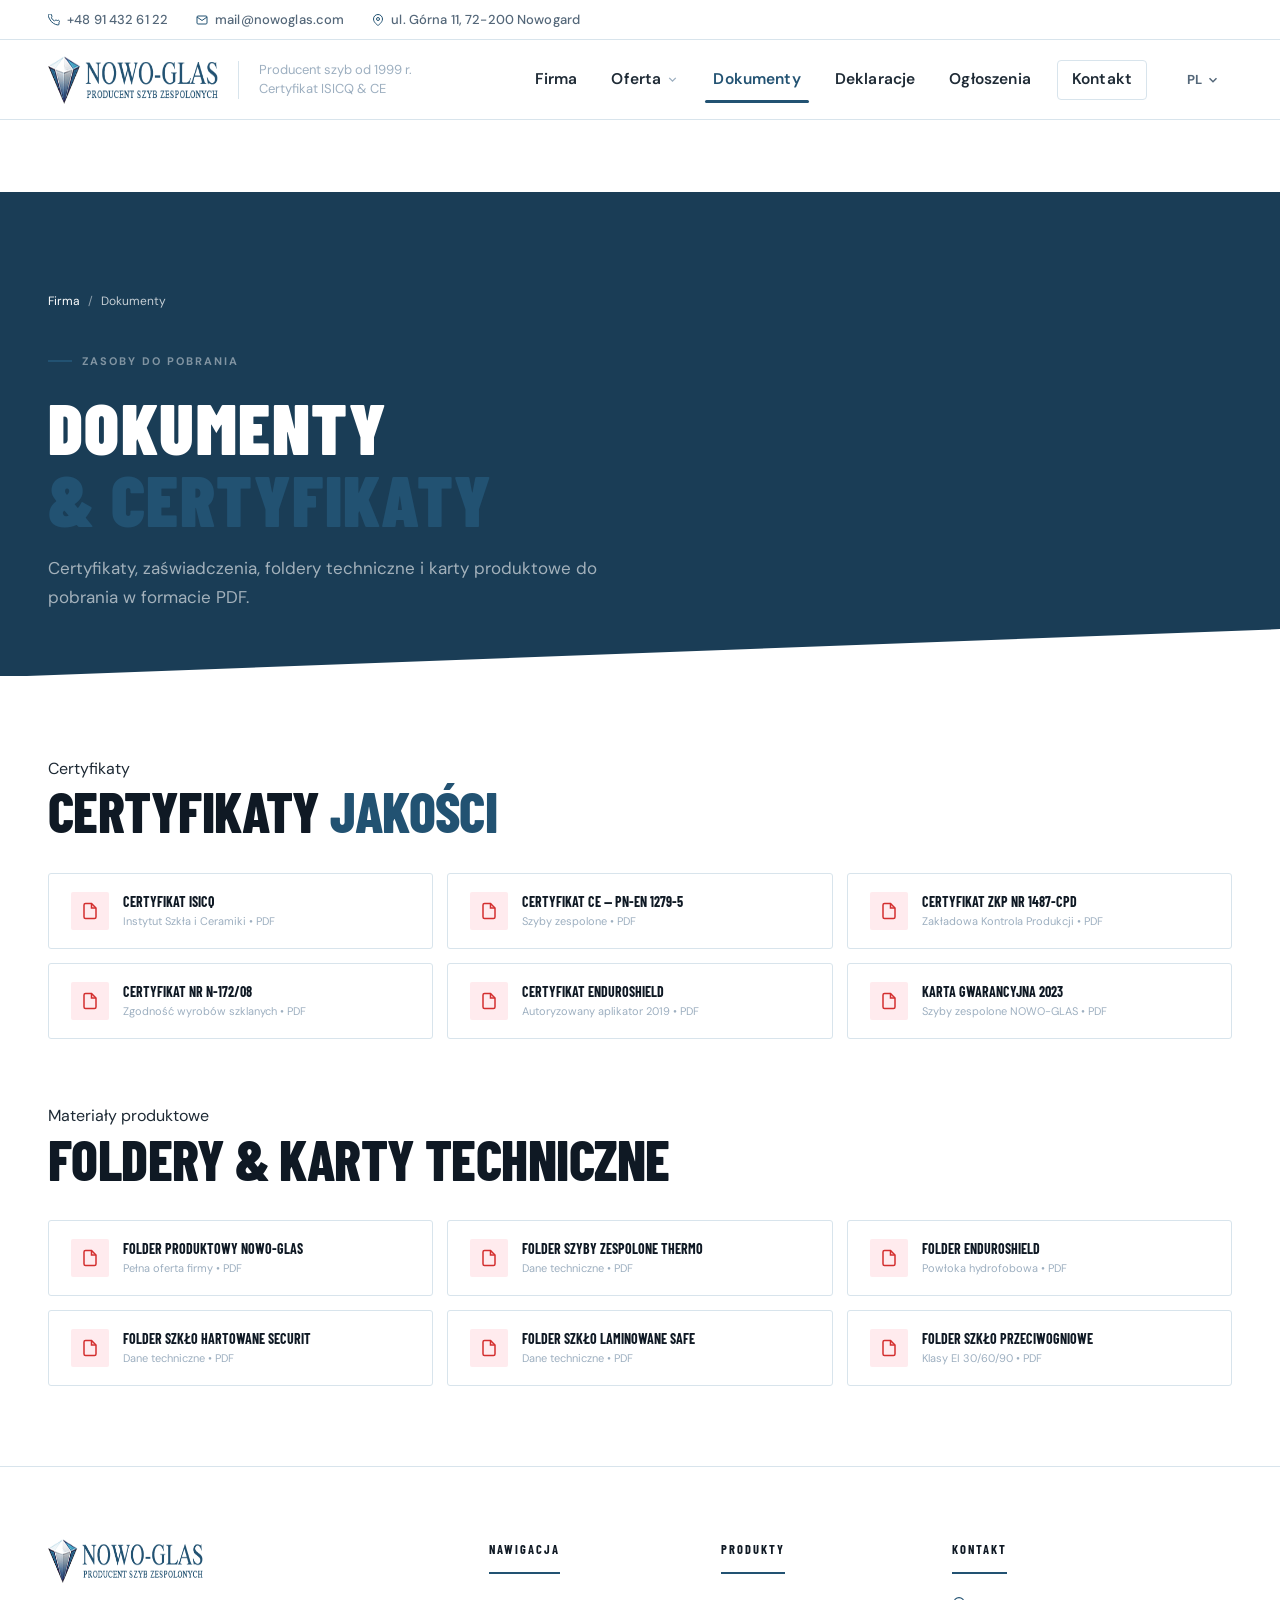
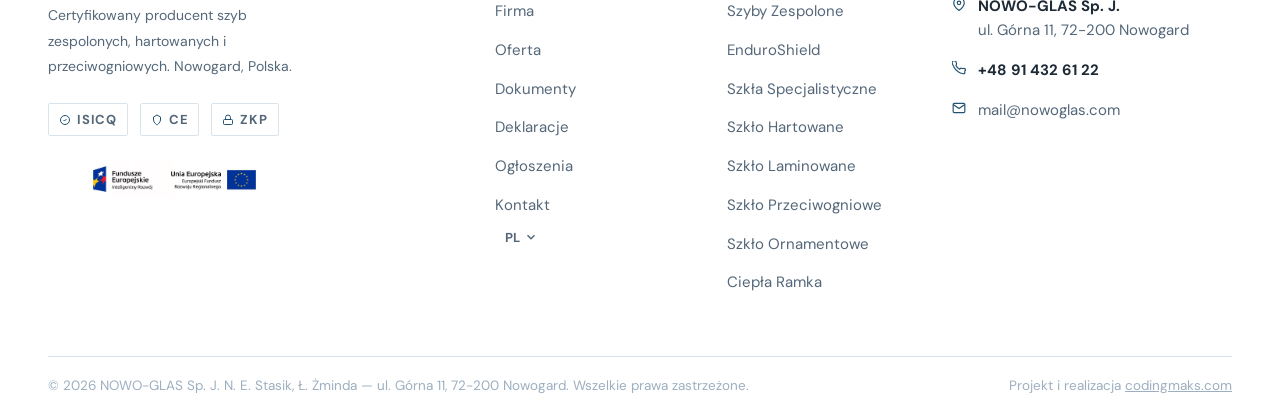
<file: pages/dokumenty.html>
<!DOCTYPE html>
<html lang="pl">
<head>
  <meta charset="UTF-8">
  <meta name="viewport" content="width=device-width, initial-scale=1.0">
  <title>Dokumenty & Certyfikaty — NOWO-GLAS</title>
  <meta name="description" content="Certyfikaty, foldery produktowe i karty techniczne do pobrania — NOWO-GLAS Sp. J., producent szyb zespolonych w Nowogardzie.">
  <meta name="robots" content="index,follow">
  <link rel="canonical" href="https://www.nowoglas.com/dokumenty.html">
  <link rel="alternate" hreflang="pl" href="https://www.nowoglas.com/dokumenty.html">
  <link rel="preconnect" href="https://fonts.googleapis.com">
  <link rel="preconnect" href="https://fonts.gstatic.com" crossorigin>
  <link href="https://fonts.googleapis.com/css2?family=Barlow+Condensed:wght@700;800;900&family=DM+Sans:ital,opsz,wght@0,9..40,300;0,9..40,400;0,9..40,500;0,9..40,600;0,9..40,700;1,9..40,400&display=swap" rel="stylesheet">
  <link rel="stylesheet" href="../css/style.css">
  <link rel="icon" type="image/svg+xml" href="../img/favicon.svg">
  <style>
    .page-hero{background:var(--blue-dark);padding:100px 0 64px;margin-top:72px}
    .page-hero__overline{display:inline-flex;align-items:center;gap:10px;font-size:11px;font-weight:700;letter-spacing:.18em;text-transform:uppercase;color:rgba(255,255,255,.45);margin-bottom:20px}
    .page-hero__overline::before{content:'';width:24px;height:2px;background:var(--blue)}
    .page-hero__title{font-family:'Barlow Condensed',sans-serif;font-size:clamp(40px,6vw,72px);font-weight:900;line-height:1;color:var(--white);text-transform:uppercase;letter-spacing:.02em;margin-bottom:20px}
    .page-hero__title em{color:var(--blue);font-style:normal}
    .page-hero__lead{font-size:17px;color:rgba(255,255,255,.6);line-height:1.7;max-width:560px}
    .breadcrumb{display:flex;align-items:center;gap:8px;font-size:12px;color:rgba(255, 255, 255, 0.9);margin-bottom:32px}
    .breadcrumb a{color:rgba(255, 255, 255, 1);text-decoration:none}
    .breadcrumb__sep{color:rgba(255, 255, 255, 0.5)}
  </style>
</head>
<body><div class="topbar"><div class="topbar__inner"><div class="topbar__left">
  <a href="tel:+48914326122" class="topbar__item"><svg viewBox="0 0 24 24" fill="none" stroke="currentColor" stroke-width="2"><path d="M22 16.92v3a2 2 0 01-2.18 2 19.79 19.79 0 01-8.63-3.07A19.5 19.5 0 013.07 9.81 19.79 19.79 0 01.02 1.18 2 2 0 012 0h3a2 2 0 012 1.72c.127.96.361 1.903.7 2.81a2 2 0 01-.45 2.11L6.91 7.91a16 16 0 006.16 6.16l1.27-1.27a2 2 0 012.11-.45c.907.339 1.85.573 2.81.7A2 2 0 0122 16.92z"/></svg>+48 91 432 61 22</a>
  <a href="mailto:mail@nowoglas.com" class="topbar__item"><svg viewBox="0 0 24 24" fill="none" stroke="currentColor" stroke-width="2"><path d="M4 4h16c1.1 0 2 .9 2 2v12c0 1.1-.9 2-2 2H4c-1.1 0-2-.9-2-2V6c0-1.1.9-2 2-2z"/><polyline points="22,6 12,13 2,6"/></svg>mail@nowoglas.com</a>
  <span class="topbar__item"><svg viewBox="0 0 24 24" fill="none" stroke="currentColor" stroke-width="2" aria-hidden="true"><path d="M21 10c0 7-9 13-9 13s-9-6-9-13a9 9 0 0118 0z"/><circle cx="12" cy="10" r="3"/></svg>ul. Górna 11, 72-200 Nowogard</span>
</div></div></div>

<header class="navbar" id="navbar" role="banner">
  <div class="navbar__inner">
    <a href="../index.html" class="navbar__brand"><img src="../img/logo_nowoglass.png" alt="NOWO-GLAS" width="170" height="48"><span class="navbar__tagline">Producent szyb od 1999 r.<br>Certyfikat ISICQ &amp; CE</span></a>
    <nav class="navbar__nav" role="navigation">
      <a href="../index.html" class="navbar__link">Firma</a>
      <div class="navbar__item">
        <a href="oferta.html" class="navbar__link">Oferta<svg viewBox="0 0 24 24" fill="none" stroke="currentColor" stroke-width="2.5" aria-hidden="true"><polyline points="6 9 12 15 18 9"/></svg></a>
        <div class="dropdown" role="menu">
          <div class="dropdown__title">Produkty NOWO-GLAS Sp. J.</div>
          <div class="dropdown__cols">
            <div>
              <a href="oferta/szyby-zespolone.html" class="dropdown__link">Szyby Zespolone THERMO</a>
              <a href="oferta/enduroshield.html" class="dropdown__link">Powłoka EnduroShield</a>
              <a href="oferta/szkla-specjalistyczne.html" class="dropdown__link">Szkła Przeciwsłoneczne</a>
              <a href="oferta/szklo-ornamentowe.html" class="dropdown__link">Szkło Ornamentowe</a>
              <a href="oferta/ciepla-ramka.html" class="dropdown__link">Ciepła Ramka TGI</a>
            </div>
            <div>
              <a href="oferta/szklo-hartowane.html" class="dropdown__link">Szkło Hartowane SECURIT</a>
              <a href="oferta/szklo-laminowane.html" class="dropdown__link">Szkło Laminowane SAFE</a>
              <a href="oferta/szklo-przeciwogniowe.html" class="dropdown__link">Szkło Przeciwogniowe EI</a>
            </div>
          </div>
        </div>
      </div>
      <a href="dokumenty.html" class="navbar__link active" aria-current="page">Dokumenty</a>
      <a href="deklaracje.html" class="navbar__link">Deklaracje</a>
      <a href="ogloszenia.html" class="navbar__link">Ogłoszenia</a>
      <a href="kontakt.html" class="navbar__link navbar__link--contact">Kontakt</a>
    </nav>
    <div class="navbar__langs" aria-label="Wybór języka">
      <button class="navbar__lang-current" aria-haspopup="true" aria-expanded="false" aria-controls="lang-menu">
        PL <svg viewBox="0 0 24 24" fill="none" stroke="currentColor" stroke-width="2.5"><polyline points="6 9 12 15 18 9"/></svg>
      </button>
      <div class="navbar__lang-dropdown" id="lang-menu" role="menu">
        <a href="../index.html" role="menuitem" class="navbar__lang active" hreflang="pl">PL</a>
        <a href="../de/index.html" role="menuitem" class="navbar__lang" hreflang="de">DE</a>
        <a href="../en/index.html" role="menuitem" class="navbar__lang" hreflang="en">EN</a>
      </div>
    </div>
    <button class="navbar__hamburger" id="hamburger-btn" aria-label="Otwórz menu" aria-expanded="false"><span></span><span></span><span></span></button>
  </div>
</header>

<div class="mobile-panel__overlay" id="mobile-overlay" aria-hidden="true"></div>
<nav class="mobile-panel" id="mobile-panel" aria-hidden="true">
  <div class="mobile-panel__close"><img src="../img/logo_nowoglass.png" alt="NOWO-GLAS" height="34"><button id="mobile-close-btn">✕</button></div>
  <div class="mobile-panel__nav">
    <a href="../index.html" class="mobile-panel__link">Firma</a>
    <button class="mobile-panel__acc-btn" class="mobile-panel__acc-btn open" id="mob-oferta-btn" aria-expanded="true">Oferta<svg viewBox="0 0 24 24" fill="none" stroke="currentColor" stroke-width="2.5" width="16" height="16"><polyline points="6 9 12 15 18 9"/></svg></button>
    <div class="mobile-panel__acc-content open" id="mob-oferta-content">
      <a href="oferta/szyby-zespolone.html" class="mobile-panel__sub-link">Szyby Zespolone THERMO</a>
      <a href="oferta/szklo-hartowane.html" class="mobile-panel__sub-link">Szkło Hartowane SECURIT</a>
      <a href="oferta/szklo-laminowane.html" class="mobile-panel__sub-link">Szkło Laminowane SAFE</a>
      <a href="oferta/szklo-przeciwogniowe.html" class="mobile-panel__sub-link">Szkło Przeciwogniowe EI</a>
    </div>
    <a href="dokumenty.html" class="mobile-panel__link">Dokumenty</a>
    <a href="deklaracje.html" class="mobile-panel__link">Deklaracje</a>
    <a href="kontakt.html" class="mobile-panel__link" style="color:var(--blue);font-weight:700;">Kontakt</a>
  </div>
</nav>

<main>

  <!-- Page Hero -->
  <section class="page-hero" aria-label="Nagłówek strony">
    <div class="container page-hero__inner">
      <nav class="breadcrumb" aria-label="Ścieżka nawigacyjna">
        <a href="../index.html" class="breadcrumb__item">Firma</a>
        <span class="breadcrumb__sep" aria-hidden="true">/</span>
        <span class="breadcrumb__item breadcrumb__item--current">Dokumenty</span>
      </nav>
      <div class="page-hero__overline">Zasoby do pobrania</div>
      <h1 class="page-hero__title">Dokumenty<br><em>& Certyfikaty</em></h1>
      <p class="page-hero__lead">Certyfikaty, zaświadczenia, foldery techniczne i karty produktowe do pobrania w formacie PDF.</p>
    </div>
  </section>

  <!-- CERTYFIKATY -->
  <section class="doc-section" aria-labelledby="certs-heading" style="padding-top:5rem;">
    <div class="container">
      <div class="section-label">Certyfikaty</div>
      <h2 class="section-title" id="certs-heading" style="margin-bottom:2rem;">Certyfikaty <em>jakości</em></h2>
      <div class="doc-grid">

        <a href="https://www.nowoglas.com/dokumenty/certyfikat_B.pdf" class="doc-card" target="_blank" rel="noopener" aria-label="Pobierz certyfikat ISO 9001 PDF">
          <div class="doc-card__icon" aria-hidden="true">
            <svg viewBox="0 0 24 24" fill="none" stroke="currentColor" stroke-width="2"><path d="M14 2H6a2 2 0 00-2 2v16a2 2 0 002 2h12a2 2 0 002-2V8z"/><polyline points="14 2 14 8 20 8"/></svg>
          </div>
          <div>
            <div class="doc-card__name">Certyfikat ISICQ</div>
            <div class="doc-card__meta">Instytut Szkła i Ceramiki • PDF</div>
          </div>
        </a>

        <a href="https://www.nowoglas.com/dokumenty/certyfikat_CE.pdf" class="doc-card" target="_blank" rel="noopener" aria-label="Pobierz certyfikat CE PDF">
          <div class="doc-card__icon" aria-hidden="true">
            <svg viewBox="0 0 24 24" fill="none" stroke="currentColor" stroke-width="2"><path d="M14 2H6a2 2 0 00-2 2v16a2 2 0 002 2h12a2 2 0 002-2V8z"/><polyline points="14 2 14 8 20 8"/></svg>
          </div>
          <div>
            <div class="doc-card__name">Certyfikat CE — PN-EN 1279-5</div>
            <div class="doc-card__meta">Szyby zespolone • PDF</div>
          </div>
        </a>

        <a href="https://www.nowoglas.com/dokumenty/certyfikat_ZKP.pdf" class="doc-card" target="_blank" rel="noopener" aria-label="Pobierz certyfikat ZKP PDF">
          <div class="doc-card__icon" aria-hidden="true">
            <svg viewBox="0 0 24 24" fill="none" stroke="currentColor" stroke-width="2"><path d="M14 2H6a2 2 0 00-2 2v16a2 2 0 002 2h12a2 2 0 002-2V8z"/><polyline points="14 2 14 8 20 8"/></svg>
          </div>
          <div>
            <div class="doc-card__name">Certyfikat ZKP Nr 1487-CPD</div>
            <div class="doc-card__meta">Zakładowa Kontrola Produkcji • PDF</div>
          </div>
        </a>

        <a href="https://www.nowoglas.com/dokumenty/certyfikat_N172.pdf" class="doc-card" target="_blank" rel="noopener" aria-label="Pobierz certyfikat Nr N-172/08 PDF">
          <div class="doc-card__icon" aria-hidden="true">
            <svg viewBox="0 0 24 24" fill="none" stroke="currentColor" stroke-width="2"><path d="M14 2H6a2 2 0 00-2 2v16a2 2 0 002 2h12a2 2 0 002-2V8z"/><polyline points="14 2 14 8 20 8"/></svg>
          </div>
          <div>
            <div class="doc-card__name">Certyfikat Nr N-172/08</div>
            <div class="doc-card__meta">Zgodność wyrobów szklanych • PDF</div>
          </div>
        </a>

        <a href="https://www.nowoglas.com/dokumenty/EnduroShield.pdf" class="doc-card" target="_blank" rel="noopener" aria-label="Pobierz certyfikat EnduroShield PDF">
          <div class="doc-card__icon" aria-hidden="true">
            <svg viewBox="0 0 24 24" fill="none" stroke="currentColor" stroke-width="2"><path d="M14 2H6a2 2 0 00-2 2v16a2 2 0 002 2h12a2 2 0 002-2V8z"/><polyline points="14 2 14 8 20 8"/></svg>
          </div>
          <div>
            <div class="doc-card__name">Certyfikat EnduroShield</div>
            <div class="doc-card__meta">Autoryzowany aplikator 2019 • PDF</div>
          </div>
        </a>

        <a href="https://www.nowoglas.com/dokumenty/karta_gwarancyjna_2023.pdf" class="doc-card" target="_blank" rel="noopener" aria-label="Pobierz kartę gwarancyjną PDF">
          <div class="doc-card__icon" aria-hidden="true">
            <svg viewBox="0 0 24 24" fill="none" stroke="currentColor" stroke-width="2"><path d="M14 2H6a2 2 0 00-2 2v16a2 2 0 002 2h12a2 2 0 002-2V8z"/><polyline points="14 2 14 8 20 8"/></svg>
          </div>
          <div>
            <div class="doc-card__name">Karta Gwarancyjna 2023</div>
            <div class="doc-card__meta">Szyby zespolone NOWO-GLAS • PDF</div>
          </div>
        </a>

      </div>
    </div>
  </section>

  <!-- FOLDERY PRODUKTOWE -->
  <section class="doc-section" aria-labelledby="folders-heading" style="padding-top:4rem;padding-bottom:5rem;">
    <div class="container">
      <div class="section-label">Materiały produktowe</div>
      <h2 class="section-title" id="folders-heading" style="margin-bottom:2rem;">Foldery & karty techniczne</h2>
      <div class="doc-grid">

        <a href="https://www.nowoglas.com/dokumenty/folder_nowoglas.pdf" class="doc-card" target="_blank" rel="noopener">
          <div class="doc-card__icon" aria-hidden="true">
            <svg viewBox="0 0 24 24" fill="none" stroke="currentColor" stroke-width="2"><path d="M14 2H6a2 2 0 00-2 2v16a2 2 0 002 2h12a2 2 0 002-2V8z"/><polyline points="14 2 14 8 20 8"/></svg>
          </div>
          <div>
            <div class="doc-card__name">Folder produktowy NOWO-GLAS</div>
            <div class="doc-card__meta">Pełna oferta firmy • PDF</div>
          </div>
        </a>

        <a href="https://www.nowoglas.com/dokumenty/folder_thermo.pdf" class="doc-card" target="_blank" rel="noopener">
          <div class="doc-card__icon" aria-hidden="true">
            <svg viewBox="0 0 24 24" fill="none" stroke="currentColor" stroke-width="2"><path d="M14 2H6a2 2 0 00-2 2v16a2 2 0 002 2h12a2 2 0 002-2V8z"/><polyline points="14 2 14 8 20 8"/></svg>
          </div>
          <div>
            <div class="doc-card__name">Folder Szyby Zespolone THERMO</div>
            <div class="doc-card__meta">Dane techniczne • PDF</div>
          </div>
        </a>

        <a href="https://www.nowoglas.com/dokumenty/folder_enduroshield.pdf" class="doc-card" target="_blank" rel="noopener">
          <div class="doc-card__icon" aria-hidden="true">
            <svg viewBox="0 0 24 24" fill="none" stroke="currentColor" stroke-width="2"><path d="M14 2H6a2 2 0 00-2 2v16a2 2 0 002 2h12a2 2 0 002-2V8z"/><polyline points="14 2 14 8 20 8"/></svg>
          </div>
          <div>
            <div class="doc-card__name">Folder EnduroShield</div>
            <div class="doc-card__meta">Powłoka hydrofobowa • PDF</div>
          </div>
        </a>

        <a href="https://www.nowoglas.com/dokumenty/folder_securit.pdf" class="doc-card" target="_blank" rel="noopener">
          <div class="doc-card__icon" aria-hidden="true">
            <svg viewBox="0 0 24 24" fill="none" stroke="currentColor" stroke-width="2"><path d="M14 2H6a2 2 0 00-2 2v16a2 2 0 002 2h12a2 2 0 002-2V8z"/><polyline points="14 2 14 8 20 8"/></svg>
          </div>
          <div>
            <div class="doc-card__name">Folder Szkło Hartowane SECURIT</div>
            <div class="doc-card__meta">Dane techniczne • PDF</div>
          </div>
        </a>

        <a href="https://www.nowoglas.com/dokumenty/folder_safe.pdf" class="doc-card" target="_blank" rel="noopener">
          <div class="doc-card__icon" aria-hidden="true">
            <svg viewBox="0 0 24 24" fill="none" stroke="currentColor" stroke-width="2"><path d="M14 2H6a2 2 0 00-2 2v16a2 2 0 002 2h12a2 2 0 002-2V8z"/><polyline points="14 2 14 8 20 8"/></svg>
          </div>
          <div>
            <div class="doc-card__name">Folder Szkło Laminowane SAFE</div>
            <div class="doc-card__meta">Dane techniczne • PDF</div>
          </div>
        </a>

        <a href="https://www.nowoglas.com/dokumenty/folder_przeciwogniowe.pdf" class="doc-card" target="_blank" rel="noopener">
          <div class="doc-card__icon" aria-hidden="true">
            <svg viewBox="0 0 24 24" fill="none" stroke="currentColor" stroke-width="2"><path d="M14 2H6a2 2 0 00-2 2v16a2 2 0 002 2h12a2 2 0 002-2V8z"/><polyline points="14 2 14 8 20 8"/></svg>
          </div>
          <div>
            <div class="doc-card__name">Folder Szkło Przeciwogniowe</div>
            <div class="doc-card__meta">Klasy EI 30/60/90 • PDF</div>
          </div>
        </a>

      </div>
    </div>
  </section>

</main>

  <footer class="footer" role="contentinfo">
    <div class="container">
      <div class="footer__grid">
        <div class="footer__brand">
          <img src="../img/logo_nowoglass.png" alt="NOWO-GLAS Sp. J." width="155" height="44" class="logo">
          <p>Certyfikowany producent szyb zespolonych, hartowanych i przeciwogniowych. Nowogard, Polska.</p>
          <div class="footer__badges">
            <div class="footer__badge"><svg viewBox="0 0 24 24" fill="none" stroke="currentColor" stroke-width="2"><circle cx="12" cy="12" r="9"/><path d="M9 12l2 2 4-4"/></svg>ISICQ</div>
            <div class="footer__badge"><svg viewBox="0 0 24 24" fill="none" stroke="currentColor" stroke-width="2"><path d="M12 2l7 4v6c0 5-7 10-7 10S5 17 5 12V6z"/></svg>CE</div>
            <div class="footer__badge"><svg viewBox="0 0 24 24" fill="none" stroke="currentColor" stroke-width="2"><rect x="3" y="11" width="18" height="10" rx="2"/><path d="M7 11V7a5 5 0 0110 0v4"/></svg>ZKP</div>
          </div>
          <img src="../img/FE_UE.png" alt="Projekt współfinansowany z UE" class="ue">
        </div>
        <div>
          <div class="footer__col-heading">Nawigacja</div>
          <nav class="footer__nav"><a href="../index.html">Firma</a><a href="oferta.html">Oferta</a><a href="dokumenty.html">Dokumenty</a><a href="deklaracje.html">Deklaracje</a><a href="ogloszenia.html">Ogłoszenia</a><a href="kontakt.html">Kontakt</a></nav>
    <div class="navbar__langs" aria-label="Wybór języka">
      <button class="navbar__lang-current" aria-haspopup="true" aria-expanded="false" aria-controls="lang-menu">
        PL <svg viewBox="0 0 24 24" fill="none" stroke="currentColor" stroke-width="2.5"><polyline points="6 9 12 15 18 9"/></svg>
      </button>
      <div class="navbar__lang-dropdown" id="lang-menu" role="menu">
        <a href="../index.html" role="menuitem" class="navbar__lang active" hreflang="pl">PL</a>
        <a href="../de/index.html" role="menuitem" class="navbar__lang" hreflang="de">DE</a>
        <a href="../en/index.html" role="menuitem" class="navbar__lang" hreflang="en">EN</a>
      </div>
    </div>
        </div>
        <div>
          <div class="footer__col-heading">Produkty</div>
          <nav class="footer__nav"><a href="oferta/szyby-zespolone.html">Szyby Zespolone</a><a href="oferta/enduroshield.html">EnduroShield</a><a href="oferta/szkla-specjalistyczne.html">Szkła Specjalistyczne</a><a href="oferta/szklo-hartowane.html">Szkło Hartowane</a><a href="oferta/szklo-laminowane.html">Szkło Laminowane</a><a href="oferta/szklo-przeciwogniowe.html">Szkło Przeciwogniowe</a><a href="oferta/szklo-ornamentowe.html">Szkło Ornamentowe</a><a href="oferta/ciepla-ramka.html">Ciepła Ramka</a></nav>
        </div>
        <div>
          <div class="footer__col-heading">Kontakt</div>
          <address style="font-style:normal;">
            <div class="footer__contact-item"><svg viewBox="0 0 24 24" fill="none" stroke="currentColor" stroke-width="2"><path d="M21 10c0 7-9 13-9 13s-9-6-9-13a9 9 0 0118 0z"/><circle cx="12" cy="10" r="3"/></svg><span><strong>NOWO-GLAS Sp. J.</strong><br>ul. Górna 11, 72-200 Nowogard</span></div>
            <div class="footer__contact-item"><svg viewBox="0 0 24 24" fill="none" stroke="currentColor" stroke-width="2"><path d="M22 16.92v3a2 2 0 01-2.18 2 19.79 19.79 0 01-8.63-3.07A19.5 19.5 0 013.07 9.81 19.79 19.79 0 01.02 1.18 2 2 0 012 0h3a2 2 0 012 1.72c.127.96.361 1.903.7 2.81a2 2 0 01-.45 2.11L6.91 7.91a16 16 0 006.16 6.16l1.27-1.27a2 2 0 012.11-.45c.907.339 1.85.573 2.81.7A2 2 0 0122 16.92z"/></svg><a href="tel:+48914326122"><strong>+48 91 432 61 22</strong></a></div>
            <div class="footer__contact-item"><svg viewBox="0 0 24 24" fill="none" stroke="currentColor" stroke-width="2"><path d="M4 4h16c1.1 0 2 .9 2 2v12c0 1.1-.9 2-2 2H4c-1.1 0-2-.9-2-2V6c0-1.1.9-2 2-2z"/><polyline points="22,6 12,13 2,6"/></svg><a href="mailto:mail@nowoglas.com">mail@nowoglas.com</a></div>
          </address>
        </div>
      </div>
      <div class="footer__bottom">
        <span>© 2026 NOWO-GLAS Sp. J. N. E. Stasik, Ł. Żminda — ul. Górna 11, 72-200 Nowogard. Wszelkie prawa zastrzeżone.</span><span>Projekt i realizacja <a href="https://codingmaks.com" target="_blank" style="color:inherit; text-decoration:underline;">codingmaks.com</a></span></div>
        
      </div>
    </div>
  </footer>

<script src="../js/nav.js" defer></script>
</body>
</html>
</file>
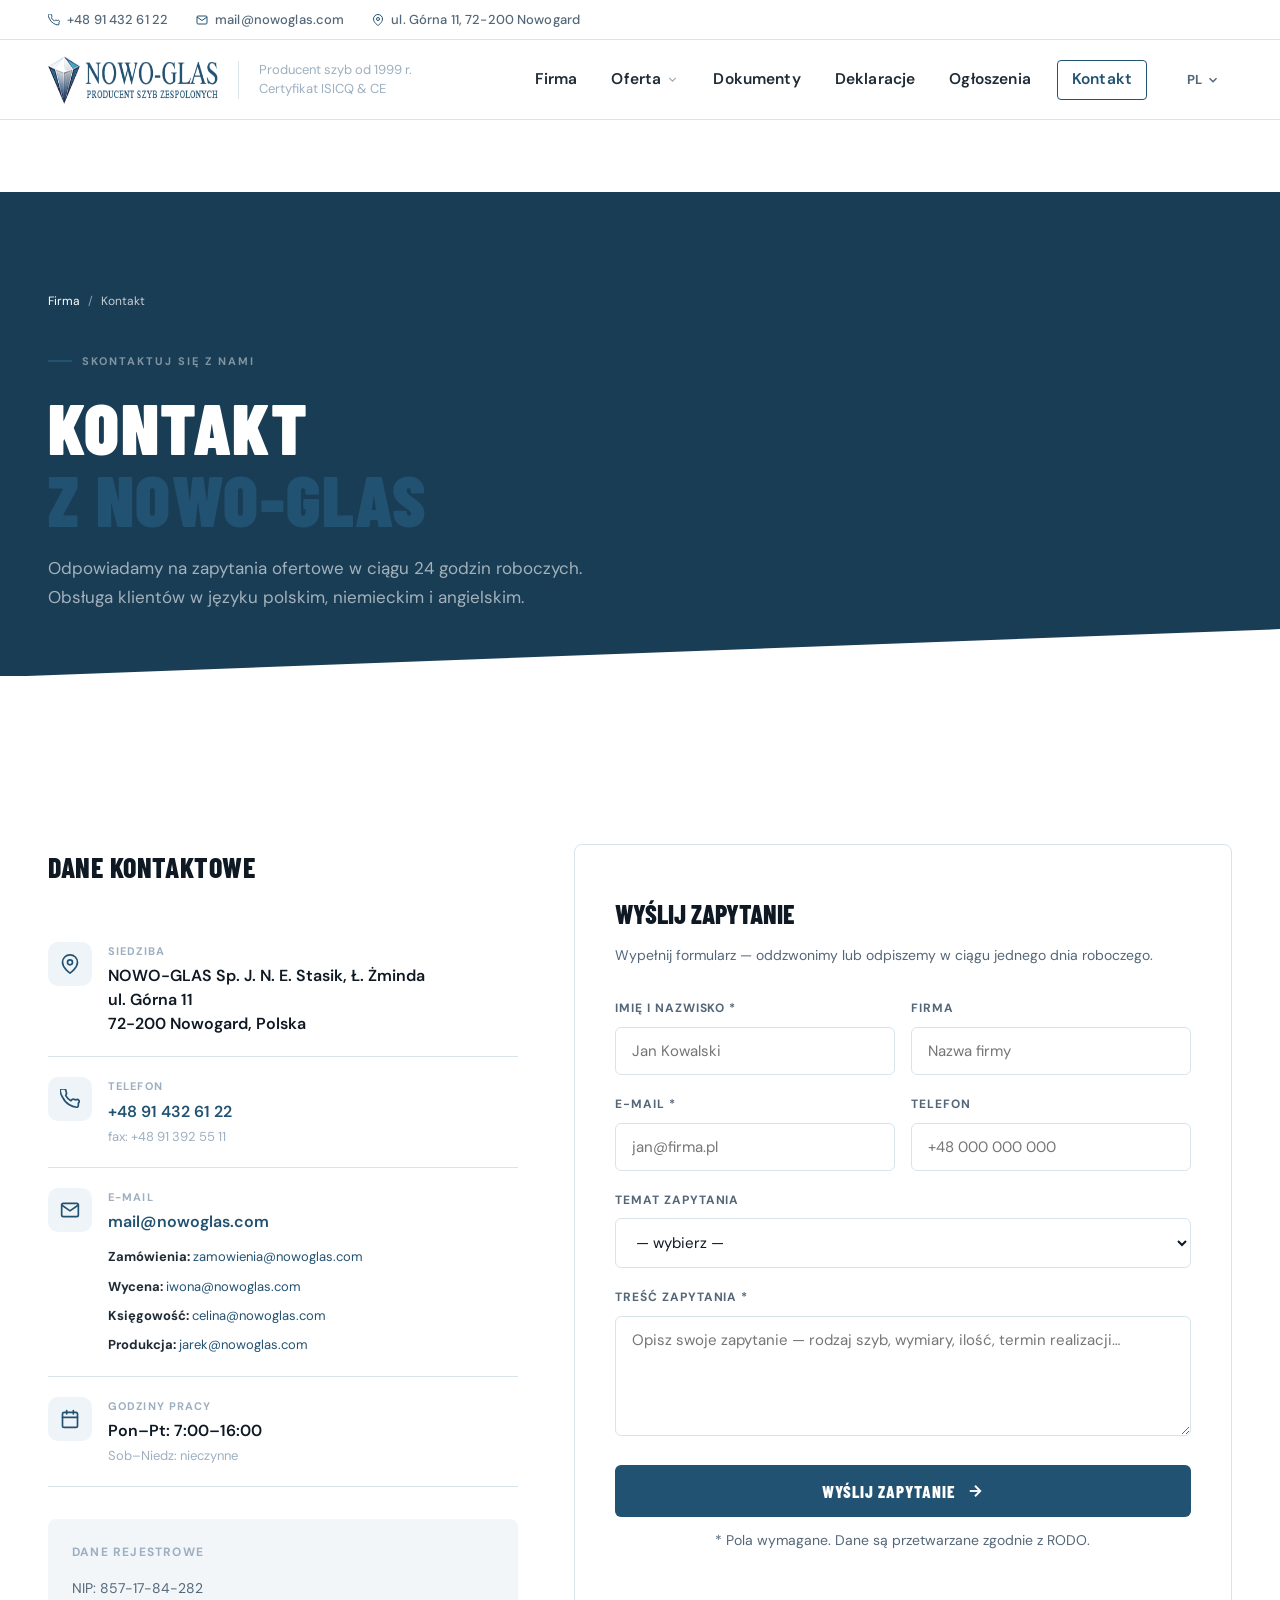
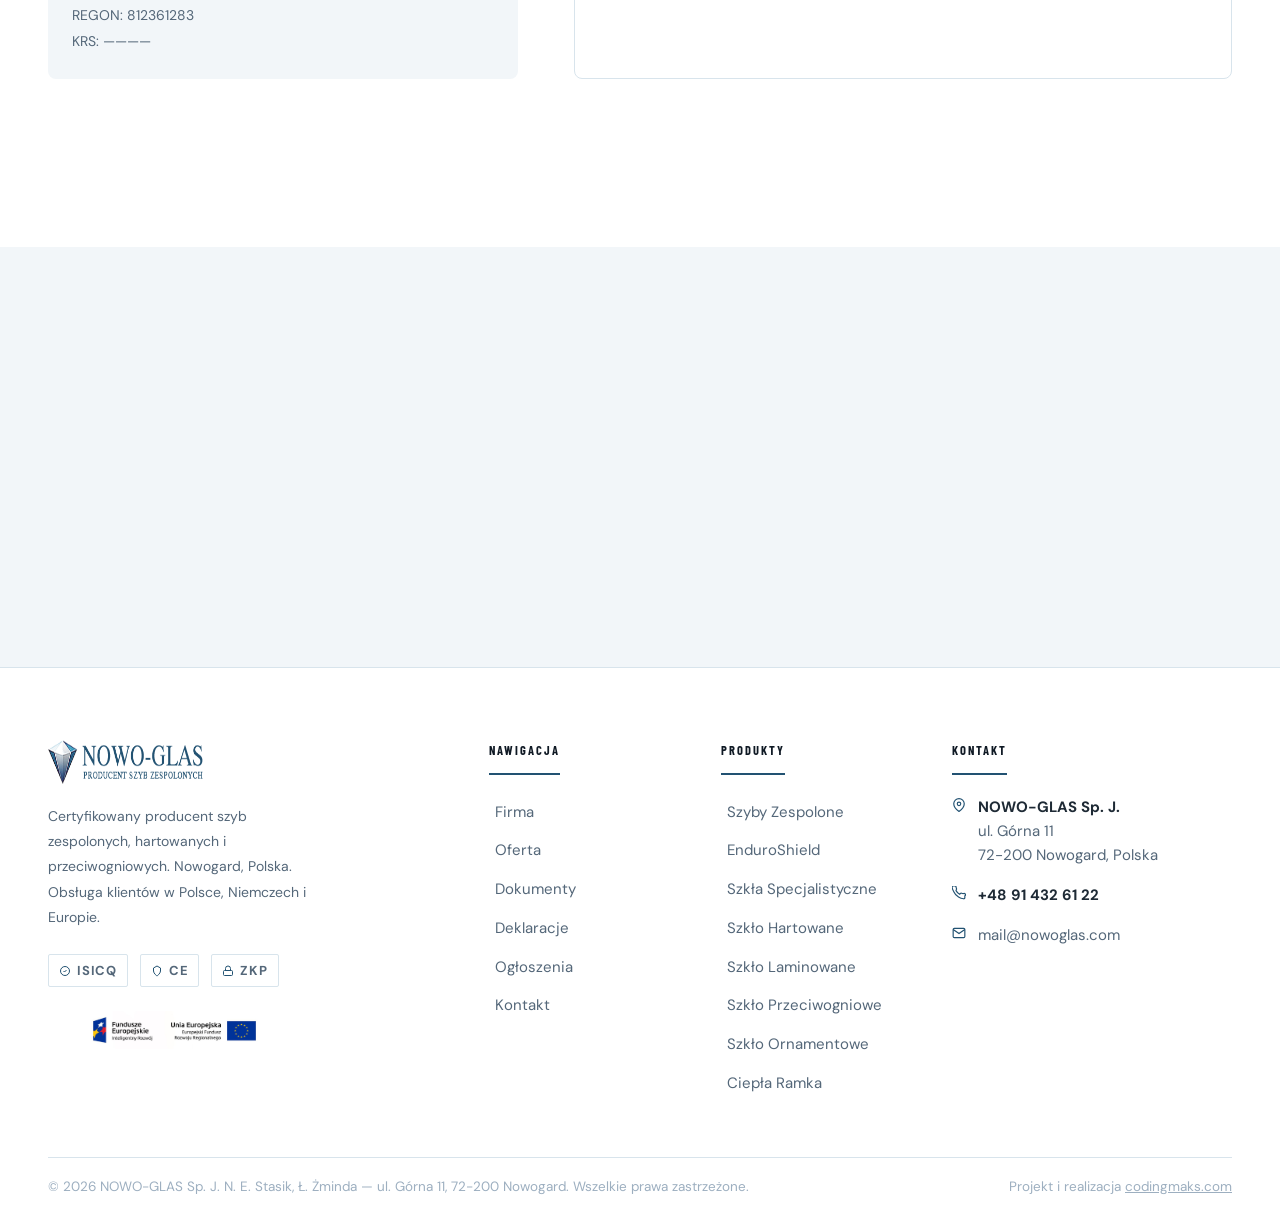
<file: pages/kontakt.html>
<!DOCTYPE html>
<html lang="pl">
<head>
  <meta charset="UTF-8">
  <meta name="viewport" content="width=device-width, initial-scale=1.0">
  <title>Kontakt — NOWO-GLAS Producent Szyb Zespolonych | Nowogard</title>
  <meta name="description" content="Skontaktuj się z NOWO-GLAS Sp. J. — producent szyb zespolonych w Nowogardzie. Telefon, e-mail, adres i formularz kontaktowy.">
  <meta name="robots" content="index,follow">
  <link rel="canonical" href="https://www.nowoglas.com/kontakt.html">
  <link rel="preconnect" href="https://fonts.googleapis.com">
  <link rel="preconnect" href="https://fonts.gstatic.com" crossorigin>
  <link href="https://fonts.googleapis.com/css2?family=Barlow+Condensed:wght@700;800;900&family=DM+Sans:ital,opsz,wght@0,9..40,300;0,9..40,400;0,9..40,500;0,9..40,600;0,9..40,700;1,9..40,400&display=swap" rel="stylesheet">
  <link rel="stylesheet" href="../css/style.css">
  <link rel="icon" type="image/svg+xml" href="../img/favicon.svg">
  <style>
    /* Page hero — subpages */
    .page-hero {
      background: var(--blue-dark);
      padding: 100px 0 64px;
      margin-top: 72px;
    }
    .page-hero__overline {
      display: inline-flex; align-items: center; gap: 10px;
      font-size: 11px; font-weight: 700; letter-spacing: .18em;
      text-transform: uppercase; color: rgba(255,255,255,.45);
      margin-bottom: 20px;
    }
    .page-hero__overline::before {
      content: ''; width: 24px; height: 2px; background: var(--blue);
    }
    .page-hero__title {
      font-family: 'Barlow Condensed', sans-serif;
      font-size: clamp(40px, 6vw, 72px);
      font-weight: 900; line-height: 1; color: var(--white);
      text-transform: uppercase; letter-spacing: .02em;
      margin-bottom: 20px;
    }
    .page-hero__title em { color: var(--blue); font-style: normal; }
    .page-hero__lead {
      font-size: 17px; color: rgba(255,255,255,.6);
      line-height: 1.7; max-width: 560px;
    }
    .breadcrumb {
      display: flex; align-items: center; gap: 8px;
      font-size: 12px; color: rgba(255, 255, 255, 0.9);
      margin-bottom: 32px;
    }
    .breadcrumb a { color: rgba(255, 255, 255, 1); text-decoration: none; }
    .breadcrumb a:hover { color: #fff; }
    .breadcrumb__sep { color: rgba(255, 255, 255, 0.5); }
    /* Contact layout */
    .contact-grid {
      display: grid;
      grid-template-columns: 1fr 1.4fr;
      gap: 56px;
      padding: 80px 0;
    }
    .contact-info__title {
      font-family: 'Barlow Condensed', sans-serif;
      font-size: 28px; font-weight: 800;
      text-transform: uppercase; color: var(--text-900);
      letter-spacing: .02em; margin-bottom: 32px;
    }
    .contact-item {
      display: flex; align-items: flex-start; gap: 16px;
      padding: 20px 0;
      border-bottom: 1px solid var(--border);
    }
    .contact-item:first-of-type { border-top: 1px solid var(--border); }
    .contact-item__icon {
      width: 44px; height: 44px;
      background: var(--blue-light); border-radius: 10px;
      display: flex; align-items: center; justify-content: center;
      flex-shrink: 0; color: var(--blue);
    }
    .contact-item__icon svg { width: 20px; height: 20px; }
    .contact-item__label {
      font-size: 11px; font-weight: 700; letter-spacing: .1em;
      text-transform: uppercase; color: var(--text-300); margin-bottom: 4px;
    }
    .contact-item__value {
      font-size: 16px; font-weight: 600; color: var(--text-900);
      line-height: 1.5;
    }
    .contact-item__value a { color: var(--blue); text-decoration: none; }
    .contact-item__value a:hover { text-decoration: underline; }
    .contact-item__sub {
      font-size: 13px; color: var(--text-300); margin-top: 2px;
    }
    /* Form */
    .contact-form-wrap {
      background: var(--white);
      border: 1px solid var(--border);
      border-radius: 8px;
      padding: 48px 40px;
    }
    .contact-form-wrap h2 {
      font-family: 'Barlow Condensed', sans-serif;
      font-size: 26px; font-weight: 800;
      text-transform: uppercase; color: var(--text-900);
      margin-bottom: 8px;
    }
    .contact-form-wrap p {
      font-size: 14px; color: var(--text-500); margin-bottom: 32px;
    }
    .form-row { display: grid; grid-template-columns: 1fr 1fr; gap: 16px; }
    .form-group { margin-bottom: 20px; }
    .form-group label {
      display: block; font-size: 12px; font-weight: 700;
      letter-spacing: .08em; text-transform: uppercase;
      color: var(--text-500); margin-bottom: 8px;
    }
    .form-group input,
    .form-group select,
    .form-group textarea {
      width: 100%; padding: 13px 16px;
      border: 1.5px solid var(--border); border-radius: 6px;
      font-family: 'DM Sans', sans-serif; font-size: 15px;
      color: var(--text-900); background: var(--white);
      transition: border-color .15s, box-shadow .15s;
      box-sizing: border-box;
    }
    .form-group input:focus,
    .form-group select:focus,
    .form-group textarea:focus {
      outline: none;
      border-color: var(--blue);
      box-shadow: 0 0 0 3px rgba(34,82,114,.08);
    }
    .form-group textarea { resize: vertical; min-height: 120px; }
    .form-submit {
      width: 100%; padding: 16px;
      background: var(--blue); color: var(--white);
      border: none; border-radius: 6px;
      font-family: 'Barlow Condensed', sans-serif;
      font-size: 17px; font-weight: 800;
      letter-spacing: .06em; text-transform: uppercase;
      cursor: pointer; transition: background .2s, transform .15s;
      display: flex; align-items: center; justify-content: center; gap: 10px;
    }
    .form-submit:hover { background: var(--blue-dark); transform: translateY(-1px); }
    .form-note {
      font-size: 12px; color: var(--text-300);
      margin-top: 12px; text-align: center;
    }
    /* Map */
    .map-section { background: var(--gray-bg); padding: 0; }
    .map-wrap {
      height: 420px; overflow: hidden; position: relative;
    }
    .map-wrap iframe {
      width: 100%; height: 100%; border: 0;
    }
    @media (max-width: 960px) {
      .contact-grid { grid-template-columns: 1fr; gap: 40px; }
      .form-row { grid-template-columns: 1fr; }
      .contact-form-wrap { padding: 32px 24px; }
    }
  </style>
</head>
<body>

<!-- TOPBAR -->
<div class="topbar">
  <div class="topbar__inner">
    <div class="topbar__left">
      <a href="tel:+48914326122" class="topbar__item">
        <svg viewBox="0 0 24 24" fill="none" stroke="currentColor" stroke-width="2" aria-hidden="true"><path d="M22 16.92v3a2 2 0 01-2.18 2 19.79 19.79 0 01-8.63-3.07A19.5 19.5 0 013.07 9.81 19.79 19.79 0 01.02 1.18 2 2 0 012 0h3a2 2 0 012 1.72c.127.96.361 1.903.7 2.81a2 2 0 01-.45 2.11L6.91 7.91a16 16 0 006.16 6.16l1.27-1.27a2 2 0 012.11-.45c.907.339 1.85.573 2.81.7A2 2 0 0122 16.92z"/></svg>
        +48 91 432 61 22
      </a>
      <a href="mailto:mail@nowoglas.com" class="topbar__item">
        <svg viewBox="0 0 24 24" fill="none" stroke="currentColor" stroke-width="2" aria-hidden="true"><path d="M4 4h16c1.1 0 2 .9 2 2v12c0 1.1-.9 2-2 2H4c-1.1 0-2-.9-2-2V6c0-1.1.9-2 2-2z"/><polyline points="22,6 12,13 2,6"/></svg>
        mail@nowoglas.com
      </a>
      <span class="topbar__item">
        <svg viewBox="0 0 24 24" fill="none" stroke="currentColor" stroke-width="2" aria-hidden="true"><path d="M21 10c0 7-9 13-9 13s-9-6-9-13a9 9 0 0118 0z"/><circle cx="12" cy="10" r="3"/></svg>
        ul. Górna 11, 72-200 Nowogard
      </span>
    </div>
    </div>
  </div>
</div>

<!-- NAVBAR -->
<header class="navbar" id="navbar" role="banner">
  <div class="navbar__inner">
    <a href="../index.html" class="navbar__brand" aria-label="NOWO-GLAS — strona główna">
      <img src="../img/logo_nowoglass.png" alt="NOWO-GLAS Producent Szyb Zespolonych" width="170" height="48">
      <span class="navbar__tagline">Producent szyb od 1999 r.<br>Certyfikat ISICQ &amp; CE</span>
    </a>
    <nav class="navbar__nav" role="navigation" aria-label="Główna nawigacja">
      <a href="../index.html" class="navbar__link">Firma</a>
      <div class="navbar__item">
        <a href="oferta.html" class="navbar__link" aria-haspopup="true">
          Oferta
          <svg viewBox="0 0 24 24" fill="none" stroke="currentColor" stroke-width="2.5" aria-hidden="true"><polyline points="6 9 12 15 18 9"/></svg>
        </a>
        <div class="dropdown" role="menu">
          <div class="dropdown__title">Produkty NOWO-GLAS Sp. J.</div>
          <div class="dropdown__cols">
            <div>
              <a href="oferta/szyby-zespolone.html" class="dropdown__link" role="menuitem">Szyby Zespolone THERMO</a>
              <a href="oferta/enduroshield.html" class="dropdown__link" role="menuitem">Powłoka EnduroShield</a>
              <a href="oferta/szkla-specjalistyczne.html" class="dropdown__link" role="menuitem">Szkła Przeciwsłoneczne</a>
              <a href="oferta/szklo-ornamentowe.html" class="dropdown__link" role="menuitem">Szkło Ornamentowe</a>
              <a href="oferta/ciepla-ramka.html" class="dropdown__link" role="menuitem">Ciepła Ramka TGI</a>
            </div>
            <div>
              <a href="oferta/szklo-hartowane.html" class="dropdown__link" role="menuitem">Szkło Hartowane SECURIT</a>
              <a href="oferta/szklo-laminowane.html" class="dropdown__link" role="menuitem">Szkło Laminowane SAFE</a>
              <a href="oferta/szklo-przeciwogniowe.html" class="dropdown__link" role="menuitem">Szkło Przeciwogniowe EI</a>
            </div>
          </div>
        </div>
      </div>
      <a href="dokumenty.html" class="navbar__link">Dokumenty</a>
      <a href="deklaracje.html" class="navbar__link">Deklaracje</a>
      <a href="ogloszenia.html" class="navbar__link">Ogłoszenia</a>
      <a href="kontakt.html" class="navbar__link navbar__link--contact active" aria-current="page">Kontakt</a>
    </nav>
    <div class="navbar__langs" aria-label="Wybór języka">
      <button class="navbar__lang-current" aria-haspopup="true" aria-expanded="false" aria-controls="lang-menu">
        PL <svg viewBox="0 0 24 24" fill="none" stroke="currentColor" stroke-width="2.5"><polyline points="6 9 12 15 18 9"/></svg>
      </button>
      <div class="navbar__lang-dropdown" id="lang-menu" role="menu">
        <a href="../index.html" role="menuitem" class="navbar__lang active" hreflang="pl">PL</a>
        <a href="../de/index.html" role="menuitem" class="navbar__lang" hreflang="de">DE</a>
        <a href="../en/index.html" role="menuitem" class="navbar__lang" hreflang="en">EN</a>
      </div>
    </div>
    <button class="navbar__hamburger" id="hamburger-btn" aria-label="Otwórz menu" aria-expanded="false" aria-controls="mobile-panel">
      <span></span><span></span><span></span>
    </button>
  </div>
</header>

<!-- Mobile panel -->
<div class="mobile-panel__overlay" id="mobile-overlay" aria-hidden="true"></div>
<nav class="mobile-panel" id="mobile-panel" aria-hidden="true" aria-label="Menu mobilne">
  <div class="mobile-panel__close">
    <img src="../img/logo_nowoglass.png" alt="NOWO-GLAS" height="34">
    <button id="mobile-close-btn" aria-label="Zamknij menu">✕</button>
  </div>
  <div class="mobile-panel__nav">
    <a href="../index.html" class="mobile-panel__link">Firma</a>
    <button class="mobile-panel__acc-btn open" id="mob-oferta-btn" aria-expanded="true">
      Oferta
      <svg viewBox="0 0 24 24" fill="none" stroke="currentColor" stroke-width="2.5" width="16" height="16" aria-hidden="true"><polyline points="6 9 12 15 18 9"/></svg>
    </button>
    <div class="mobile-panel__acc-content open" class="mobile-panel__acc-content open" id="mob-oferta-content">
      <a href="oferta/szyby-zespolone.html" class="mobile-panel__sub-link">Szyby Zespolone THERMO</a>
      <a href="oferta/szklo-hartowane.html" class="mobile-panel__sub-link">Szkło Hartowane SECURIT</a>
      <a href="oferta/szklo-laminowane.html" class="mobile-panel__sub-link">Szkło Laminowane SAFE</a>
      <a href="oferta/szklo-przeciwogniowe.html" class="mobile-panel__sub-link">Szkło Przeciwogniowe EI</a>
    </div>
    <a href="dokumenty.html" class="mobile-panel__link">Dokumenty</a>
    <a href="deklaracje.html" class="mobile-panel__link">Deklaracje</a>
    <a href="ogloszenia.html" class="mobile-panel__link">Ogłoszenia</a>
    <a href="kontakt.html" class="mobile-panel__link" style="color:var(--blue);font-weight:700;">Kontakt</a>
  </div>
</nav>

<main>

  <!-- PAGE HERO -->
  <section class="page-hero" aria-labelledby="page-title">
    <div class="container">
      <nav class="breadcrumb" aria-label="Ścieżka">
        <a href="../index.html">Firma</a>
        <span class="breadcrumb__sep">/</span>
        <span>Kontakt</span>
      </nav>
      <div class="page-hero__overline">Skontaktuj się z nami</div>
      <h1 class="page-hero__title" id="page-title">Kontakt<br><em>z NOWO-GLAS</em></h1>
      <p class="page-hero__lead">Odpowiadamy na zapytania ofertowe w ciągu 24 godzin roboczych. Obsługa klientów w języku polskim, niemieckim i angielskim.</p>
    </div>
  </section>

  <!-- CONTACT LAYOUT -->
  <section class="section" aria-label="Dane kontaktowe i formularz">
    <div class="container">
      <div class="contact-grid">

        <!-- LEFT: Contact info -->
        <div>
          <div class="contact-info__title">Dane kontaktowe</div>

          <div class="contact-item">
            <div class="contact-item__icon" aria-hidden="true">
              <svg viewBox="0 0 24 24" fill="none" stroke="currentColor" stroke-width="2" stroke-linecap="round"><path d="M21 10c0 7-9 13-9 13s-9-6-9-13a9 9 0 0118 0z"/><circle cx="12" cy="10" r="3"/></svg>
            </div>
            <div>
              <div class="contact-item__label">Siedziba</div>
              <div class="contact-item__value">NOWO-GLAS Sp. J. N. E. Stasik, Ł. Żminda<br>ul. Górna 11<br>72-200 Nowogard, Polska</div>
            </div>
          </div>

          <div class="contact-item">
            <div class="contact-item__icon" aria-hidden="true">
              <svg viewBox="0 0 24 24" fill="none" stroke="currentColor" stroke-width="2" stroke-linecap="round"><path d="M22 16.92v3a2 2 0 01-2.18 2 19.79 19.79 0 01-8.63-3.07A19.5 19.5 0 013.07 9.81 19.79 19.79 0 01.02 1.18 2 2 0 012 0h3a2 2 0 012 1.72c.127.96.361 1.903.7 2.81a2 2 0 01-.45 2.11L6.91 7.91a16 16 0 006.16 6.16l1.27-1.27a2 2 0 012.11-.45c.907.339 1.85.573 2.81.7A2 2 0 0122 16.92z"/></svg>
            </div>
            <div>
              <div class="contact-item__label">Telefon</div>
              <div class="contact-item__value"><a href="tel:+48914326122">+48 91 432 61 22</a></div>
              <div class="contact-item__sub">fax: +48 91 392 55 11</div>
            </div>
          </div>

          <div class="contact-item">
            <div class="contact-item__icon" aria-hidden="true">
              <svg viewBox="0 0 24 24" fill="none" stroke="currentColor" stroke-width="2" stroke-linecap="round"><path d="M4 4h16c1.1 0 2 .9 2 2v12c0 1.1-.9 2-2 2H4c-1.1 0-2-.9-2-2V6c0-1.1.9-2 2-2z"/><polyline points="22,6 12,13 2,6"/></svg>
            </div>
            <div>
              <div class="contact-item__label">E-mail</div>
              <div class="contact-item__value"><a href="mailto:mail@nowoglas.com">mail@nowoglas.com</a></div>
              <div class="contact-item__sub" style="margin-top: 12px; display: grid; gap: 8px; font-size: 13px; color: var(--text-500);">
                <span><strong style="color:var(--text-700);">Zamówienia:</strong> <a href="mailto:zamowienia@nowoglas.com" style="color:var(--blue);">zamowienia@nowoglas.com</a></span>
                <span><strong style="color:var(--text-700);">Wycena:</strong> <a href="mailto:iwona@nowoglas.com" style="color:var(--blue);">iwona@nowoglas.com</a></span>
                <span><strong style="color:var(--text-700);">Księgowość:</strong> <a href="mailto:celina@nowoglas.com" style="color:var(--blue);">celina@nowoglas.com</a></span>
                <span><strong style="color:var(--text-700);">Produkcja:</strong> <a href="mailto:jarek@nowoglas.com" style="color:var(--blue);">jarek@nowoglas.com</a></span>
              </div>
            </div>
          </div>

          <div class="contact-item">
            <div class="contact-item__icon" aria-hidden="true">
              <svg viewBox="0 0 24 24" fill="none" stroke="currentColor" stroke-width="2" stroke-linecap="round"><rect x="3" y="4" width="18" height="18" rx="2"/><line x1="16" y1="2" x2="16" y2="6"/><line x1="8" y1="2" x2="8" y2="6"/><line x1="3" y1="10" x2="21" y2="10"/></svg>
            </div>
            <div>
              <div class="contact-item__label">Godziny pracy</div>
              <div class="contact-item__value">Pon–Pt: 7:00–16:00</div>
              <div class="contact-item__sub">Sob–Niedz: nieczynne</div>
            </div>
          </div>

          <!-- NIP/REGON -->
          <div style="margin-top:32px;padding:24px;background:var(--gray-bg);border-radius:8px;">
            <div style="font-size:12px;font-weight:700;letter-spacing:.1em;text-transform:uppercase;color:var(--text-300);margin-bottom:12px;">Dane rejestrowe</div>
            <div style="font-size:14px;color:var(--text-500);line-height:1.9;">
              NIP: 857-17-84-282<br>
              REGON: 812361283<br>
              KRS: ————
            </div>
          </div>
        </div>

        <!-- RIGHT: Form -->
        <div class="contact-form-wrap">
          <h2>Wyślij zapytanie</h2>
          <p>Wypełnij formularz — oddzwonimy lub odpiszemy w ciągu jednego dnia roboczego.</p>
          <form action="#" method="POST" novalidate>
            <div class="form-row">
              <div class="form-group">
                <label for="contact-name">Imię i nazwisko *</label>
                <input type="text" id="contact-name" name="name" required autocomplete="name" placeholder="Jan Kowalski">
              </div>
              <div class="form-group">
                <label for="contact-company">Firma</label>
                <input type="text" id="contact-company" name="company" autocomplete="organization" placeholder="Nazwa firmy">
              </div>
            </div>
            <div class="form-row">
              <div class="form-group">
                <label for="contact-email">E-mail *</label>
                <input type="email" id="contact-email" name="email" required autocomplete="email" placeholder="jan@firma.pl">
              </div>
              <div class="form-group">
                <label for="contact-phone">Telefon</label>
                <input type="tel" id="contact-phone" name="phone" autocomplete="tel" placeholder="+48 000 000 000">
              </div>
            </div>
            <div class="form-group">
              <label for="contact-subject">Temat zapytania</label>
              <select id="contact-subject" name="subject">
                <option value="">— wybierz —</option>
                <option>Szyby Zespolone THERMO</option>
                <option>Szkło Hartowane SECURIT</option>
                <option>Szkło Laminowane SAFE</option>
                <option>Szkło Przeciwogniowe EI</option>
                <option>Powłoka EnduroShield</option>
                <option>Szkła Specjalistyczne</option>
                <option>Inne</option>
              </select>
            </div>
            <div class="form-group">
              <label for="contact-message">Treść zapytania *</label>
              <textarea id="contact-message" name="message" required placeholder="Opisz swoje zapytanie — rodzaj szyb, wymiary, ilość, termin realizacji…"></textarea>
            </div>
            <button type="submit" class="form-submit" id="contact-submit">
              Wyślij zapytanie
              <svg viewBox="0 0 24 24" fill="none" stroke="currentColor" stroke-width="2.5" width="18" height="18" aria-hidden="true"><line x1="5" y1="12" x2="19" y2="12"/><polyline points="12 5 19 12 12 19"/></svg>
            </button>
            <p class="form-note">* Pola wymagane. Dane są przetwarzane zgodnie z RODO.</p>
          </form>
        </div>

      </div>
    </div>
  </section>

  <!-- MAP -->
  <div class="map-section">
    <div class="map-wrap">
      <iframe
        src="https://www.google.com/maps/embed?pb=!1m18!1m12!1m3!1d2382.0!2d15.138!3d53.668!2m3!1f0!2f0!3f0!3m2!1i1024!2i768!4f13.1!3m3!1m2!1s0x47002f0000000001%3A0x0!2sNOWO-GLAS+Sp.+J.%2C+ul.+G%C3%B3rna+11%2C+72-200+Nowogard!5e0!3m2!1spl!2spl!4v1700000000000!5m2!1spl!2spl"
        allowfullscreen="" loading="lazy" referrerpolicy="no-referrer-when-downgrade"
        title="Lokalizacja NOWO-GLAS — ul. Górna 11, Nowogard">
      </iframe>
    </div>
  </div>

</main>

<!-- FOOTER -->
<footer class="footer" role="contentinfo">
  <div class="container">
    <div class="footer__grid">
      <div class="footer__brand">
        <img src="../img/logo_nowoglass.png" alt="NOWO-GLAS Sp. J." width="155" height="44" class="logo">
        <p>Certyfikowany producent szyb zespolonych, hartowanych i przeciwogniowych. Nowogard, Polska. Obsługa klientów w Polsce, Niemczech i Europie.</p>
        <div class="footer__badges">
          <div class="footer__badge"><svg viewBox="0 0 24 24" fill="none" stroke="currentColor" stroke-width="2" aria-hidden="true"><circle cx="12" cy="12" r="9"/><path d="M9 12l2 2 4-4"/></svg>ISICQ</div>
          <div class="footer__badge"><svg viewBox="0 0 24 24" fill="none" stroke="currentColor" stroke-width="2" aria-hidden="true"><path d="M12 2l7 4v6c0 5-7 10-7 10S5 17 5 12V6z"/></svg>CE</div>
          <div class="footer__badge"><svg viewBox="0 0 24 24" fill="none" stroke="currentColor" stroke-width="2" aria-hidden="true"><rect x="3" y="11" width="18" height="10" rx="2"/><path d="M7 11V7a5 5 0 0110 0v4"/></svg>ZKP</div>
        </div>
        <img src="../img/FE_UE.png" alt="Projekt współfinansowany z UE" class="ue">
      </div>
      <div>
        <div class="footer__col-heading">Nawigacja</div>
        <nav class="footer__nav" aria-label="Nawigacja stopki">
          <a href="../index.html">Firma</a>
          <a href="oferta.html">Oferta</a>
          <a href="dokumenty.html">Dokumenty</a>
          <a href="deklaracje.html">Deklaracje</a>
          <a href="ogloszenia.html">Ogłoszenia</a>
          <a href="kontakt.html">Kontakt</a>
        </nav>
      </div>
      <div>
        <div class="footer__col-heading">Produkty</div>
        <nav class="footer__nav" aria-label="Nawigacja produktów">
          <a href="oferta/szyby-zespolone.html">Szyby Zespolone</a>
          <a href="oferta/enduroshield.html">EnduroShield</a>
          <a href="oferta/szkla-specjalistyczne.html">Szkła Specjalistyczne</a>
          <a href="oferta/szklo-hartowane.html">Szkło Hartowane</a>
          <a href="oferta/szklo-laminowane.html">Szkło Laminowane</a>
          <a href="oferta/szklo-przeciwogniowe.html">Szkło Przeciwogniowe</a>
          <a href="oferta/szklo-ornamentowe.html">Szkło Ornamentowe</a>
          <a href="oferta/ciepla-ramka.html">Ciepła Ramka</a>
        </nav>
      </div>
      <div>
        <div class="footer__col-heading">Kontakt</div>
        <address style="font-style:normal;">
          <div class="footer__contact-item">
            <svg viewBox="0 0 24 24" fill="none" stroke="currentColor" stroke-width="2" aria-hidden="true"><path d="M21 10c0 7-9 13-9 13s-9-6-9-13a9 9 0 0118 0z"/><circle cx="12" cy="10" r="3"/></svg>
            <span><strong>NOWO-GLAS Sp. J.</strong><br>ul. Górna 11<br>72-200 Nowogard, Polska</span>
          </div>
          <div class="footer__contact-item">
            <svg viewBox="0 0 24 24" fill="none" stroke="currentColor" stroke-width="2" aria-hidden="true"><path d="M22 16.92v3a2 2 0 01-2.18 2 19.79 19.79 0 01-8.63-3.07A19.5 19.5 0 013.07 9.81 19.79 19.79 0 01.02 1.18 2 2 0 012 0h3a2 2 0 012 1.72c.127.96.361 1.903.7 2.81a2 2 0 01-.45 2.11L6.91 7.91a16 16 0 006.16 6.16l1.27-1.27a2 2 0 012.11-.45c.907.339 1.85.573 2.81.7A2 2 0 0122 16.92z"/></svg>
            <div><a href="tel:+48914326122"><strong>+48 91 432 61 22</strong></a></div>
          </div>
          <div class="footer__contact-item">
            <svg viewBox="0 0 24 24" fill="none" stroke="currentColor" stroke-width="2" aria-hidden="true"><path d="M4 4h16c1.1 0 2 .9 2 2v12c0 1.1-.9 2-2 2H4c-1.1 0-2-.9-2-2V6c0-1.1.9-2 2-2z"/><polyline points="22,6 12,13 2,6"/></svg>
            <a href="mailto:mail@nowoglas.com">mail@nowoglas.com</a>
          </div>
        </address>
      </div>
    </div>
    <div class="footer__bottom">
      <span>© 2026 NOWO-GLAS Sp. J. N. E. Stasik, Ł. Żminda — ul. Górna 11, 72-200 Nowogard. Wszelkie prawa zastrzeżone.</span><span>Projekt i realizacja <a href="https://codingmaks.com" target="_blank" style="color:inherit; text-decoration:underline;">codingmaks.com</a></span></div>
      
    </div>
  </div>
</footer>

<script src="../js/nav.js" defer></script>
</body>
</html>
</file>
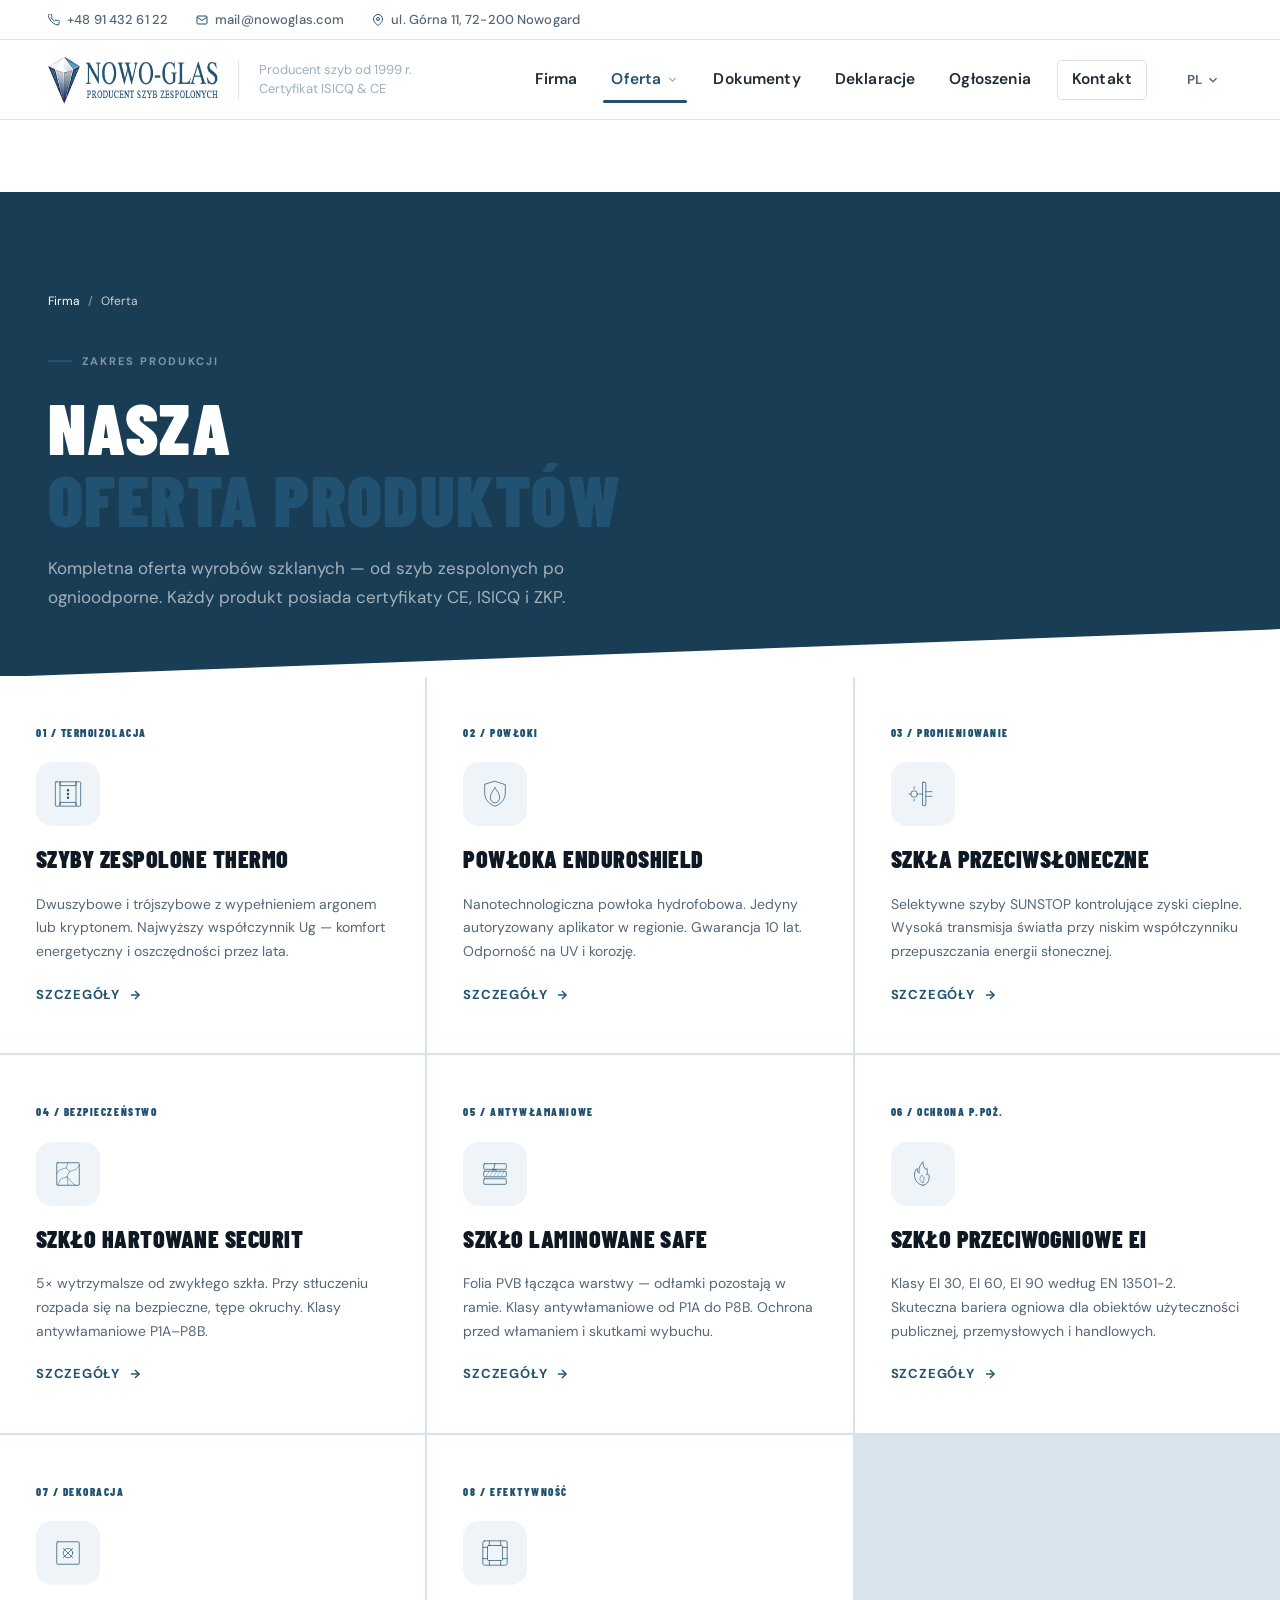
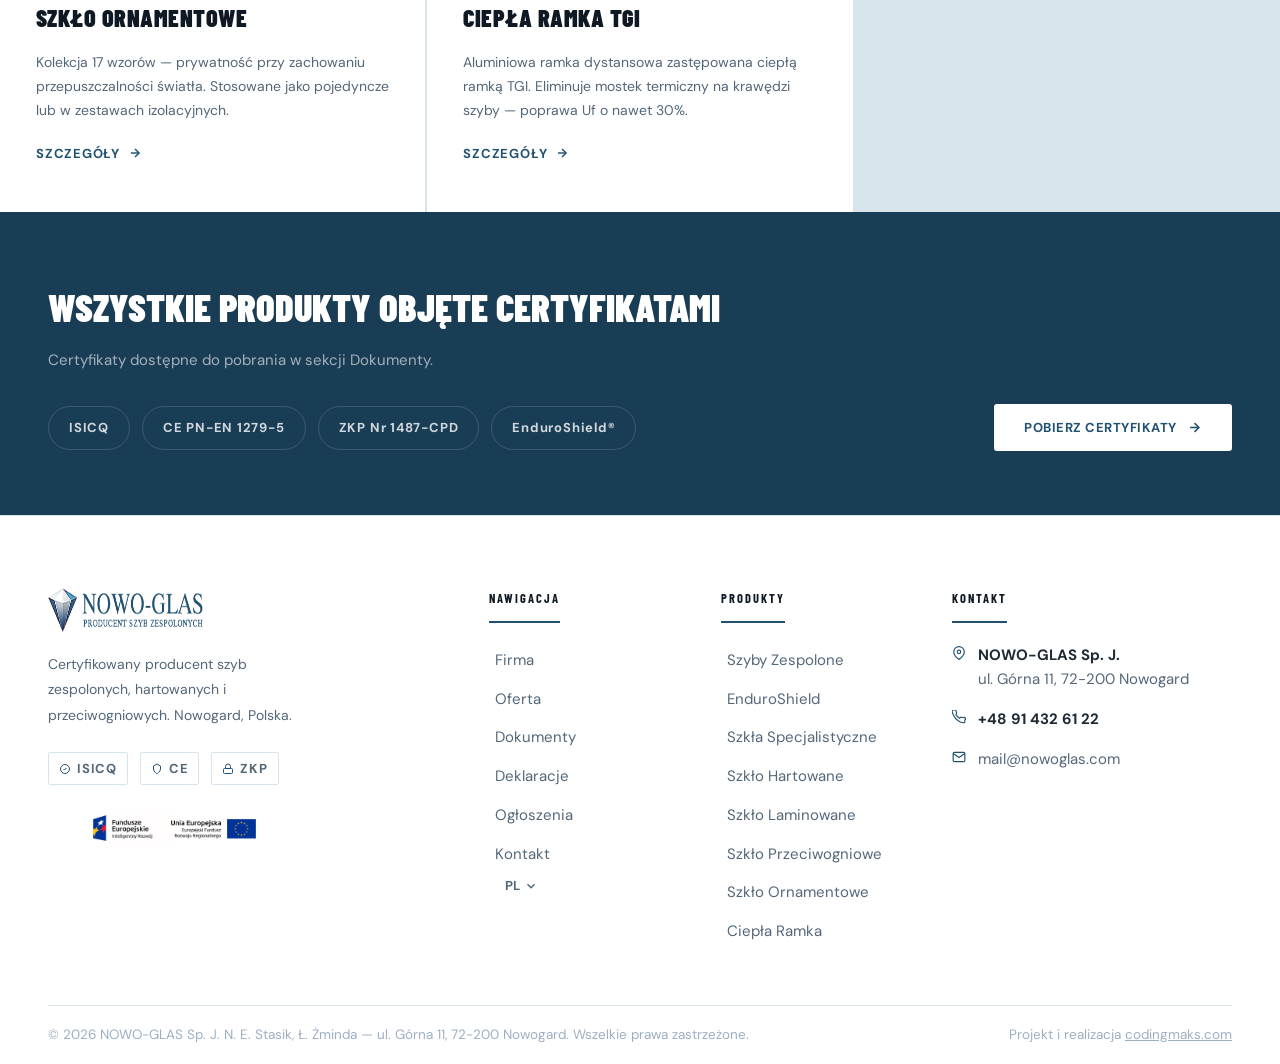
<file: pages/oferta.html>
<!DOCTYPE html>
<html lang="pl">
<head>
  <meta charset="UTF-8">
  <meta name="viewport" content="width=device-width, initial-scale=1.0">
  <title>Oferta — NOWO-GLAS Producent Szyb Zespolonych | Nowogard</title>
  <meta name="description" content="Pełna oferta NOWO-GLAS: szyby zespolone, hartowane, laminowane, przeciwogniowe, ornamentowe i powłoka EnduroShield. Certyfikat ISICQ i CE.">
  <link rel="canonical" href="https://www.nowoglas.com/oferta.html">
  <link rel="preconnect" href="https://fonts.googleapis.com">
  <link rel="preconnect" href="https://fonts.gstatic.com" crossorigin>
  <link href="https://fonts.googleapis.com/css2?family=Barlow+Condensed:wght@700;800;900&family=DM+Sans:ital,opsz,wght@0,9..40,300;0,9..40,400;0,9..40,500;0,9..40,600;0,9..40,700;1,9..40,400&display=swap" rel="stylesheet">
  <link rel="stylesheet" href="../css/style.css">
  <link rel="icon" type="image/svg+xml" href="../img/favicon.svg">
  <style>
    .page-hero{background:var(--blue-dark);padding:100px 0 64px;margin-top:72px}
    .page-hero__overline{display:inline-flex;align-items:center;gap:10px;font-size:11px;font-weight:700;letter-spacing:.18em;text-transform:uppercase;color:rgba(255,255,255,.45);margin-bottom:20px}
    .page-hero__overline::before{content:'';width:24px;height:2px;background:var(--blue)}
    .page-hero__title{font-family:'Barlow Condensed',sans-serif;font-size:clamp(40px,6vw,72px);font-weight:900;line-height:1;color:var(--white);text-transform:uppercase;letter-spacing:.02em;margin-bottom:20px}
    .page-hero__title em{color:var(--blue);font-style:normal}
    .page-hero__lead{font-size:17px;color:rgba(255,255,255,.6);line-height:1.7;max-width:560px}
    .breadcrumb{display:flex;align-items:center;gap:8px;font-size:12px;color:rgba(255, 255, 255, 0.9);margin-bottom:32px}
    .breadcrumb a{color:rgba(255, 255, 255, 1);text-decoration:none}
    .breadcrumb__sep{color:rgba(255, 255, 255, 0.5)}
    /* Offer grid */
    .offer-grid{display:grid;grid-template-columns:repeat(3,1fr);gap:2px;background:var(--border)}
    .offer-tile{background:var(--white);padding:48px 36px;display:flex;flex-direction:column;gap:20px;text-decoration:none;color:inherit;position:relative;overflow:hidden;transition:background .2s}
    .offer-tile:hover{background:var(--blue-light)}
    .offer-tile__num{font-family:'Barlow Condensed',sans-serif;font-size:11px;font-weight:900;letter-spacing:.14em;color:var(--blue);text-transform:uppercase}
    .offer-tile__icon{width:64px;height:64px;background:var(--blue-light);border-radius:16px;display:flex;align-items:center;justify-content:center;color:var(--blue);transition:background .2s,color .2s}
    .offer-tile__icon svg{width:30px;height:30px}
    .offer-tile:hover .offer-tile__icon{background:var(--blue);color:var(--white)}
    .offer-tile__title{font-family:'Barlow Condensed',sans-serif;font-size:24px;font-weight:900;text-transform:uppercase;color:var(--text-900);line-height:1.1;letter-spacing:.02em}
    .offer-tile__desc{font-size:14px;color:var(--text-500);line-height:1.7;flex:1}
    .offer-tile__link{display:inline-flex;align-items:center;gap:8px;font-size:13px;font-weight:700;letter-spacing:.06em;text-transform:uppercase;color:var(--blue)}
    .offer-tile__link svg{transition:transform .15s}
    .offer-tile:hover .offer-tile__link svg{transform:translateX(4px)}
    .cert-strip{background:var(--blue-dark);padding:64px 0}
    .cert-strip__inner{display:flex;align-items:center;justify-content:space-between;gap:32px;flex-wrap:wrap}
    .cert-strip__text h2{font-family:'Barlow Condensed',sans-serif;font-size:clamp(28px,3vw,40px);font-weight:900;color:var(--white);text-transform:uppercase;margin-bottom:8px}
    .cert-strip__text p{font-size:15px;color:rgba(255,255,255,.6)}
    .cert-strip__badges{display:flex;gap:12px;flex-wrap:wrap}
    .cert-badge{padding:10px 20px;border:1.5px solid rgba(255,255,255,.15);border-radius:100px;font-size:13px;font-weight:700;color:rgba(255,255,255,.8);letter-spacing:.06em}
    @media(max-width:960px){.offer-grid{grid-template-columns:1fr 1fr}}
    @media(max-width:640px){.offer-grid{grid-template-columns:1fr}}
  </style>
</head>
<body>

<div class="topbar"><div class="topbar__inner"><div class="topbar__left">
  <a href="tel:+48914326122" class="topbar__item"><svg viewBox="0 0 24 24" fill="none" stroke="currentColor" stroke-width="2"><path d="M22 16.92v3a2 2 0 01-2.18 2 19.79 19.79 0 01-8.63-3.07A19.5 19.5 0 013.07 9.81 19.79 19.79 0 01.02 1.18 2 2 0 012 0h3a2 2 0 012 1.72c.127.96.361 1.903.7 2.81a2 2 0 01-.45 2.11L6.91 7.91a16 16 0 006.16 6.16l1.27-1.27a2 2 0 012.11-.45c.907.339 1.85.573 2.81.7A2 2 0 0122 16.92z"/></svg>+48 91 432 61 22</a>
  <a href="mailto:mail@nowoglas.com" class="topbar__item"><svg viewBox="0 0 24 24" fill="none" stroke="currentColor" stroke-width="2"><path d="M4 4h16c1.1 0 2 .9 2 2v12c0 1.1-.9 2-2 2H4c-1.1 0-2-.9-2-2V6c0-1.1.9-2 2-2z"/><polyline points="22,6 12,13 2,6"/></svg>mail@nowoglas.com</a>
  <span class="topbar__item"><svg viewBox="0 0 24 24" fill="none" stroke="currentColor" stroke-width="2" aria-hidden="true"><path d="M21 10c0 7-9 13-9 13s-9-6-9-13a9 9 0 0118 0z"/><circle cx="12" cy="10" r="3"/></svg>ul. Górna 11, 72-200 Nowogard</span>
</div></div></div>

<header class="navbar" id="navbar" role="banner">
  <div class="navbar__inner">
    <a href="../index.html" class="navbar__brand"><img src="../img/logo_nowoglass.png" alt="NOWO-GLAS" width="170" height="48"><span class="navbar__tagline">Producent szyb od 1999 r.<br>Certyfikat ISICQ &amp; CE</span></a>
    <nav class="navbar__nav" role="navigation">
      <a href="../index.html" class="navbar__link">Firma</a>
      <div class="navbar__item">
        <a href="oferta.html" class="navbar__link active" aria-current="page">Oferta<svg viewBox="0 0 24 24" fill="none" stroke="currentColor" stroke-width="2.5" aria-hidden="true"><polyline points="6 9 12 15 18 9"/></svg></a>
        <div class="dropdown" role="menu">
          <div class="dropdown__title">Produkty NOWO-GLAS Sp. J.</div>
          <div class="dropdown__cols">
            <div>
              <a href="oferta/szyby-zespolone.html" class="dropdown__link">Szyby Zespolone THERMO</a>
              <a href="oferta/enduroshield.html" class="dropdown__link">Powłoka EnduroShield</a>
              <a href="oferta/szkla-specjalistyczne.html" class="dropdown__link">Szkła Przeciwsłoneczne</a>
              <a href="oferta/szklo-ornamentowe.html" class="dropdown__link">Szkło Ornamentowe</a>
              <a href="oferta/ciepla-ramka.html" class="dropdown__link">Ciepła Ramka TGI</a>
            </div>
            <div>
              <a href="oferta/szklo-hartowane.html" class="dropdown__link">Szkło Hartowane SECURIT</a>
              <a href="oferta/szklo-laminowane.html" class="dropdown__link">Szkło Laminowane SAFE</a>
              <a href="oferta/szklo-przeciwogniowe.html" class="dropdown__link">Szkło Przeciwogniowe EI</a>
            </div>
          </div>
        </div>
      </div>
      <a href="dokumenty.html" class="navbar__link">Dokumenty</a>
      <a href="deklaracje.html" class="navbar__link">Deklaracje</a>
      <a href="ogloszenia.html" class="navbar__link">Ogłoszenia</a>
      <a href="kontakt.html" class="navbar__link navbar__link--contact">Kontakt</a>
    </nav>
    <div class="navbar__langs" aria-label="Wybór języka">
      <button class="navbar__lang-current" aria-haspopup="true" aria-expanded="false" aria-controls="lang-menu">
        PL <svg viewBox="0 0 24 24" fill="none" stroke="currentColor" stroke-width="2.5"><polyline points="6 9 12 15 18 9"/></svg>
      </button>
      <div class="navbar__lang-dropdown" id="lang-menu" role="menu">
        <a href="../index.html" role="menuitem" class="navbar__lang active" hreflang="pl">PL</a>
        <a href="../de/index.html" role="menuitem" class="navbar__lang" hreflang="de">DE</a>
        <a href="../en/index.html" role="menuitem" class="navbar__lang" hreflang="en">EN</a>
      </div>
    </div>
    <button class="navbar__hamburger" id="hamburger-btn" aria-label="Otwórz menu" aria-expanded="false"><span></span><span></span><span></span></button>
  </div>
</header>

<div class="mobile-panel__overlay" id="mobile-overlay" aria-hidden="true"></div>
<nav class="mobile-panel" id="mobile-panel" aria-hidden="true">
  <div class="mobile-panel__close"><img src="../img/logo_nowoglass.png" alt="NOWO-GLAS" height="34"><button id="mobile-close-btn">✕</button></div>
  <div class="mobile-panel__nav">
    <a href="../index.html" class="mobile-panel__link">Firma</a>
    <button class="mobile-panel__acc-btn" class="mobile-panel__acc-btn open" id="mob-oferta-btn" aria-expanded="true">Oferta<svg viewBox="0 0 24 24" fill="none" stroke="currentColor" stroke-width="2.5" width="16" height="16"><polyline points="6 9 12 15 18 9"/></svg></button>
    <div class="mobile-panel__acc-content open" id="mob-oferta-content">
      <a href="oferta/szyby-zespolone.html" class="mobile-panel__sub-link">Szyby Zespolone THERMO</a>
      <a href="oferta/szklo-hartowane.html" class="mobile-panel__sub-link">Szkło Hartowane SECURIT</a>
      <a href="oferta/szklo-laminowane.html" class="mobile-panel__sub-link">Szkło Laminowane SAFE</a>
      <a href="oferta/szklo-przeciwogniowe.html" class="mobile-panel__sub-link">Szkło Przeciwogniowe EI</a>
    </div>
    <a href="dokumenty.html" class="mobile-panel__link">Dokumenty</a>
    <a href="deklaracje.html" class="mobile-panel__link">Deklaracje</a>
    <a href="kontakt.html" class="mobile-panel__link" style="color:var(--blue);font-weight:700;">Kontakt</a>
  </div>
</nav>

<main>
  <section class="page-hero">
    <div class="container">
      <nav class="breadcrumb"><a href="../index.html">Firma</a><span class="breadcrumb__sep">/</span><span>Oferta</span></nav>
      <div class="page-hero__overline">Zakres produkcji</div>
      <h1 class="page-hero__title">Nasza<br><em>oferta produktów</em></h1>
      <p class="page-hero__lead">Kompletna oferta wyrobów szklanych — od szyb zespolonych po ognioodporne. Każdy produkt posiada certyfikaty CE, ISICQ i ZKP.</p>
    </div>
  </section>

  <section class="section" style="padding:0;" aria-label="Produkty">
    <div class="offer-grid">

      <a href="oferta/szyby-zespolone.html" class="offer-tile">
        <div class="offer-tile__num">01 / Termoizolacja</div>
        <div class="offer-tile__icon"><svg viewBox="0 0 64 64" fill="none" stroke="currentColor" stroke-width="1.5" stroke-linecap="round"><rect x="5" y="6" width="10" height="52" rx="1.5"/><rect x="49" y="6" width="10" height="52" rx="1.5"/><rect x="15" y="6" width="34" height="8" rx="1"/><rect x="15" y="50" width="34" height="8" rx="1"/><circle cx="32" cy="24" r="2.5" fill="currentColor" stroke="none"/><circle cx="32" cy="32" r="2.5" fill="currentColor" stroke="none"/><circle cx="32" cy="40" r="2.5" fill="currentColor" stroke="none"/></svg></div>
        <div class="offer-tile__title">Szyby Zespolone THERMO</div>
        <div class="offer-tile__desc">Dwuszybowe i trójszybowe z wypełnieniem argonem lub kryptonem. Najwyższy współczynnik Ug — komfort energetyczny i oszczędności przez lata.</div>
        <div class="offer-tile__link">Szczegóły <svg viewBox="0 0 24 24" fill="none" stroke="currentColor" stroke-width="2.5" width="14" height="14"><line x1="5" y1="12" x2="19" y2="12"/><polyline points="12 5 19 12 12 19"/></svg></div>
      </a>

      <a href="oferta/enduroshield.html" class="offer-tile">
        <div class="offer-tile__num">02 / Powłoki</div>
        <div class="offer-tile__icon"><svg viewBox="0 0 64 64" fill="none" stroke="currentColor" stroke-width="1.5" stroke-linecap="round"><path d="M32 5 L54 12 L54 30 C54 44 44 54 32 58 C20 54 10 44 10 30 L10 12 Z"/><path d="M32 19 C32 19 22 31 22 39 C22 46.3 26.5 51 32 51 C37.5 51 42 46.3 42 39 C42 31 32 19 32 19 Z"/></svg></div>
        <div class="offer-tile__title">Powłoka EnduroShield</div>
        <div class="offer-tile__desc">Nanotechnologiczna powłoka hydrofobowa. Jedyny autoryzowany aplikator w regionie. Gwarancja 10 lat. Odporność na UV i korozję.</div>
        <div class="offer-tile__link">Szczegóły <svg viewBox="0 0 24 24" fill="none" stroke="currentColor" stroke-width="2.5" width="14" height="14"><line x1="5" y1="12" x2="19" y2="12"/><polyline points="12 5 19 12 12 19"/></svg></div>
      </a>

      <a href="oferta/szkla-specjalistyczne.html" class="offer-tile">
        <div class="offer-tile__num">03 / Promieniowanie</div>
        <div class="offer-tile__icon"><svg viewBox="0 0 64 64" fill="none" stroke="currentColor" stroke-width="1.5" stroke-linecap="round"><circle cx="13" cy="32" r="7"/><line x1="13" y1="21" x2="13" y2="17"/><line x1="13" y1="43" x2="13" y2="47"/><line x1="2" y1="32" x2="6" y2="32"/><rect x="31" y="7" width="7" height="50" rx="1.5"/><line x1="23" y1="32" x2="31" y2="32"/><line x1="38" y1="27" x2="52" y2="27" stroke-dasharray="3 2"/><line x1="38" y1="37" x2="52" y2="37" stroke-dasharray="3 2"/></svg></div>
        <div class="offer-tile__title">Szkła Przeciwsłoneczne</div>
        <div class="offer-tile__desc">Selektywne szyby SUNSTOP kontrolujące zyski cieplne. Wysoká transmisja światła przy niskim współczynniku przepuszczania energii słonecznej.</div>
        <div class="offer-tile__link">Szczegóły <svg viewBox="0 0 24 24" fill="none" stroke="currentColor" stroke-width="2.5" width="14" height="14"><line x1="5" y1="12" x2="19" y2="12"/><polyline points="12 5 19 12 12 19"/></svg></div>
      </a>

      <a href="oferta/szklo-hartowane.html" class="offer-tile">
        <div class="offer-tile__num">04 / Bezpieczeństwo</div>
        <div class="offer-tile__icon"><svg viewBox="0 0 64 64" fill="none" stroke="currentColor" stroke-width="1.5" stroke-linecap="round"><rect x="8" y="8" width="48" height="48" rx="2"/><path d="M32 8 L28 19 L35 27 L30 38 L32 56" stroke-width="1"/><path d="M28 19 L14 23 L8 32" stroke-width="1"/><path d="M35 27 L49 22 L56 13" stroke-width="1"/><path d="M30 38 L16 43 L10 56" stroke-width="1"/><path d="M30 38 L40 50 L48 56" stroke-width="1"/></svg></div>
        <div class="offer-tile__title">Szkło Hartowane SECURIT</div>
        <div class="offer-tile__desc">5× wytrzymalsze od zwykłego szkła. Przy stłuczeniu rozpada się na bezpieczne, tępe okruchy. Klasy antywłamaniowe P1A–P8B.</div>
        <div class="offer-tile__link">Szczegóły <svg viewBox="0 0 24 24" fill="none" stroke="currentColor" stroke-width="2.5" width="14" height="14"><line x1="5" y1="12" x2="19" y2="12"/><polyline points="12 5 19 12 12 19"/></svg></div>
      </a>

      <a href="oferta/szklo-laminowane.html" class="offer-tile">
        <div class="offer-tile__num">05 / Antywłamaniowe</div>
        <div class="offer-tile__icon"><svg viewBox="0 0 64 64" fill="none" stroke="currentColor" stroke-width="1.5" stroke-linecap="round"><rect x="8" y="10" width="48" height="12" rx="1.5"/><rect x="8" y="26" width="48" height="12" rx="1.5"/><line x1="12" y1="38" x2="20" y2="26" stroke-width="0.75"/><line x1="20" y1="38" x2="28" y2="26" stroke-width="0.75"/><line x1="28" y1="38" x2="36" y2="26" stroke-width="0.75"/><line x1="36" y1="38" x2="44" y2="26" stroke-width="0.75"/><line x1="44" y1="38" x2="52" y2="26" stroke-width="0.75"/><rect x="8" y="42" width="48" height="12" rx="1.5"/><path d="M32 10 L29 22" stroke-dasharray="2 1.5"/><line x1="26" y1="23" x2="34" y2="23" stroke-width="2"/></svg></div>
        <div class="offer-tile__title">Szkło Laminowane SAFE</div>
        <div class="offer-tile__desc">Folia PVB łącząca warstwy — odłamki pozostają w ramie. Klasy antywłamaniowe od P1A do P8B. Ochrona przed włamaniem i skutkami wybuchu.</div>
        <div class="offer-tile__link">Szczegóły <svg viewBox="0 0 24 24" fill="none" stroke="currentColor" stroke-width="2.5" width="14" height="14"><line x1="5" y1="12" x2="19" y2="12"/><polyline points="12 5 19 12 12 19"/></svg></div>
      </a>

      <a href="oferta/szklo-przeciwogniowe.html" class="offer-tile">
        <div class="offer-tile__num">06 / Ochrona p.poż.</div>
        <div class="offer-tile__icon"><svg viewBox="0 0 64 64" fill="none" stroke="currentColor" stroke-width="1.5" stroke-linecap="round"><path d="M32 56 C24 56 12 46 14 32 C14 24 20 20 20 20 C18 28 24 30 24 30 C22 20 26 12 32 6 C32 18 38 22 38 22 C42 16 42 28 40 34 C46 28 46 40 44 46 C40 56 32 56 32 56 Z"/><path d="M32 50 C28 50 24 46 26 40 C27 36 30 34 30 34 C30 38 34 40 34 40 C36 36 34 44 32 50 Z" stroke-width="1"/></svg></div>
        <div class="offer-tile__title">Szkło Przeciwogniowe EI</div>
        <div class="offer-tile__desc">Klasy EI 30, EI 60, EI 90 według EN 13501-2. Skuteczna bariera ogniowa dla obiektów użyteczności publicznej, przemysłowych i handlowych.</div>
        <div class="offer-tile__link">Szczegóły <svg viewBox="0 0 24 24" fill="none" stroke="currentColor" stroke-width="2.5" width="14" height="14"><line x1="5" y1="12" x2="19" y2="12"/><polyline points="12 5 19 12 12 19"/></svg></div>
      </a>

      <a href="oferta/szklo-ornamentowe.html" class="offer-tile">
        <div class="offer-tile__num">07 / Dekoracja</div>
        <div class="offer-tile__icon"><svg viewBox="0 0 64 64" fill="none" stroke="currentColor" stroke-width="1.5" stroke-linecap="round"><rect x="8" y="8" width="48" height="48" rx="2"/><circle cx="32" cy="32" r="10"/><path d="M22 22 L42 42 M42 22 L22 42"/></svg></div>
        <div class="offer-tile__title">Szkło Ornamentowe</div>
        <div class="offer-tile__desc">Kolekcja 17 wzorów — prywatność przy zachowaniu przepuszczalności światła. Stosowane jako pojedyncze lub w zestawach izolacyjnych.</div>
        <div class="offer-tile__link">Szczegóły <svg viewBox="0 0 24 24" fill="none" stroke="currentColor" stroke-width="2.5" width="14" height="14"><line x1="5" y1="12" x2="19" y2="12"/><polyline points="12 5 19 12 12 19"/></svg></div>
      </a>

      <a href="oferta/ciepla-ramka.html" class="offer-tile">
        <div class="offer-tile__num">08 / Efektywność</div>
        <div class="offer-tile__icon"><svg viewBox="0 0 64 64" fill="none" stroke="currentColor" stroke-width="1.5" stroke-linecap="round"><rect x="6" y="6" width="52" height="52" rx="4"/><rect x="16" y="16" width="32" height="32" rx="2"/><line x1="6" y1="20" x2="16" y2="20"/><line x1="6" y1="44" x2="16" y2="44"/><line x1="48" y1="20" x2="58" y2="20"/><line x1="48" y1="44" x2="58" y2="44"/><line x1="20" y1="6" x2="20" y2="16"/><line x1="44" y1="6" x2="44" y2="16"/><line x1="20" y1="48" x2="20" y2="58"/><line x1="44" y1="48" x2="44" y2="58"/></svg></div>
        <div class="offer-tile__title">Ciepła Ramka TGI</div>
        <div class="offer-tile__desc">Aluminiowa ramka dystansowa zastępowana ciepłą ramką TGI. Eliminuje mostek termiczny na krawędzi szyby — poprawa Uf o nawet 30%.</div>
        <div class="offer-tile__link">Szczegóły <svg viewBox="0 0 24 24" fill="none" stroke="currentColor" stroke-width="2.5" width="14" height="14"><line x1="5" y1="12" x2="19" y2="12"/><polyline points="12 5 19 12 12 19"/></svg></div>
      </a>

    </div>
  </section>

  <!-- Cert strip -->
  <div class="cert-strip">
    <div class="container">
      <div class="cert-strip__inner">
        <div class="cert-strip__text">
          <h2>Wszystkie produkty objęte certyfikatami</h2>
          <p>Certyfikaty dostępne do pobrania w sekcji Dokumenty.</p>
        </div>
        <div class="cert-strip__badges">
          <span class="cert-badge">ISICQ</span>
          <span class="cert-badge">CE PN-EN 1279-5</span>
          <span class="cert-badge">ZKP Nr 1487-CPD</span>
          <span class="cert-badge">EnduroShield®</span>
        </div>
        <a href="dokumenty.html" class="btn btn-white">Pobierz certyfikaty <svg viewBox="0 0 24 24" fill="none" stroke="currentColor" stroke-width="2.5" width="14" height="14"><line x1="5" y1="12" x2="19" y2="12"/><polyline points="12 5 19 12 12 19"/></svg></a>
      </div>
    </div>
  </div>

</main>

<footer class="footer" role="contentinfo">
  <div class="container">
    <div class="footer__grid">
      <div class="footer__brand">
        <img src="../img/logo_nowoglass.png" alt="NOWO-GLAS Sp. J." width="155" height="44" class="logo">
        <p>Certyfikowany producent szyb zespolonych, hartowanych i przeciwogniowych. Nowogard, Polska.</p>
        <div class="footer__badges">
          <div class="footer__badge"><svg viewBox="0 0 24 24" fill="none" stroke="currentColor" stroke-width="2"><circle cx="12" cy="12" r="9"/><path d="M9 12l2 2 4-4"/></svg>ISICQ</div>
          <div class="footer__badge"><svg viewBox="0 0 24 24" fill="none" stroke="currentColor" stroke-width="2"><path d="M12 2l7 4v6c0 5-7 10-7 10S5 17 5 12V6z"/></svg>CE</div>
          <div class="footer__badge"><svg viewBox="0 0 24 24" fill="none" stroke="currentColor" stroke-width="2"><rect x="3" y="11" width="18" height="10" rx="2"/><path d="M7 11V7a5 5 0 0110 0v4"/></svg>ZKP</div>
        </div>
        <img src="../img/FE_UE.png" alt="Projekt współfinansowany z UE" class="ue">
      </div>
      <div>
        <div class="footer__col-heading">Nawigacja</div>
        <nav class="footer__nav"><a href="../index.html">Firma</a><a href="oferta.html">Oferta</a><a href="dokumenty.html">Dokumenty</a><a href="deklaracje.html">Deklaracje</a><a href="ogloszenia.html">Ogłoszenia</a><a href="kontakt.html">Kontakt</a></nav>
    <div class="navbar__langs" aria-label="Wybór języka">
      <button class="navbar__lang-current" aria-haspopup="true" aria-expanded="false" aria-controls="lang-menu">
        PL <svg viewBox="0 0 24 24" fill="none" stroke="currentColor" stroke-width="2.5"><polyline points="6 9 12 15 18 9"/></svg>
      </button>
      <div class="navbar__lang-dropdown" id="lang-menu" role="menu">
        <a href="../index.html" role="menuitem" class="navbar__lang active" hreflang="pl">PL</a>
        <a href="../de/index.html" role="menuitem" class="navbar__lang" hreflang="de">DE</a>
        <a href="../en/index.html" role="menuitem" class="navbar__lang" hreflang="en">EN</a>
      </div>
    </div>
      </div>
      <div>
        <div class="footer__col-heading">Produkty</div>
        <nav class="footer__nav"><a href="oferta/szyby-zespolone.html">Szyby Zespolone</a><a href="oferta/enduroshield.html">EnduroShield</a><a href="oferta/szkla-specjalistyczne.html">Szkła Specjalistyczne</a><a href="oferta/szklo-hartowane.html">Szkło Hartowane</a><a href="oferta/szklo-laminowane.html">Szkło Laminowane</a><a href="oferta/szklo-przeciwogniowe.html">Szkło Przeciwogniowe</a><a href="oferta/szklo-ornamentowe.html">Szkło Ornamentowe</a><a href="oferta/ciepla-ramka.html">Ciepła Ramka</a></nav>
      </div>
      <div>
        <div class="footer__col-heading">Kontakt</div>
        <address style="font-style:normal;">
          <div class="footer__contact-item"><svg viewBox="0 0 24 24" fill="none" stroke="currentColor" stroke-width="2"><path d="M21 10c0 7-9 13-9 13s-9-6-9-13a9 9 0 0118 0z"/><circle cx="12" cy="10" r="3"/></svg><span><strong>NOWO-GLAS Sp. J.</strong><br>ul. Górna 11, 72-200 Nowogard</span></div>
          <div class="footer__contact-item"><svg viewBox="0 0 24 24" fill="none" stroke="currentColor" stroke-width="2"><path d="M22 16.92v3a2 2 0 01-2.18 2 19.79 19.79 0 01-8.63-3.07A19.5 19.5 0 013.07 9.81 19.79 19.79 0 01.02 1.18 2 2 0 012 0h3a2 2 0 012 1.72c.127.96.361 1.903.7 2.81a2 2 0 01-.45 2.11L6.91 7.91a16 16 0 006.16 6.16l1.27-1.27a2 2 0 012.11-.45c.907.339 1.85.573 2.81.7A2 2 0 0122 16.92z"/></svg><a href="tel:+48914326122"><strong>+48 91 432 61 22</strong></a></div>
          <div class="footer__contact-item"><svg viewBox="0 0 24 24" fill="none" stroke="currentColor" stroke-width="2"><path d="M4 4h16c1.1 0 2 .9 2 2v12c0 1.1-.9 2-2 2H4c-1.1 0-2-.9-2-2V6c0-1.1.9-2 2-2z"/><polyline points="22,6 12,13 2,6"/></svg><a href="mailto:mail@nowoglas.com">mail@nowoglas.com</a></div>
        </address>
      </div>
    </div>
    <div class="footer__bottom">
      <span>© 2026 NOWO-GLAS Sp. J. N. E. Stasik, Ł. Żminda — ul. Górna 11, 72-200 Nowogard. Wszelkie prawa zastrzeżone.</span><span>Projekt i realizacja <a href="https://codingmaks.com" target="_blank" style="color:inherit; text-decoration:underline;">codingmaks.com</a></span></div>
      
    </div>
  </div>
</footer>
<script src="../js/nav.js" defer></script>
</body>
</html>
</file>
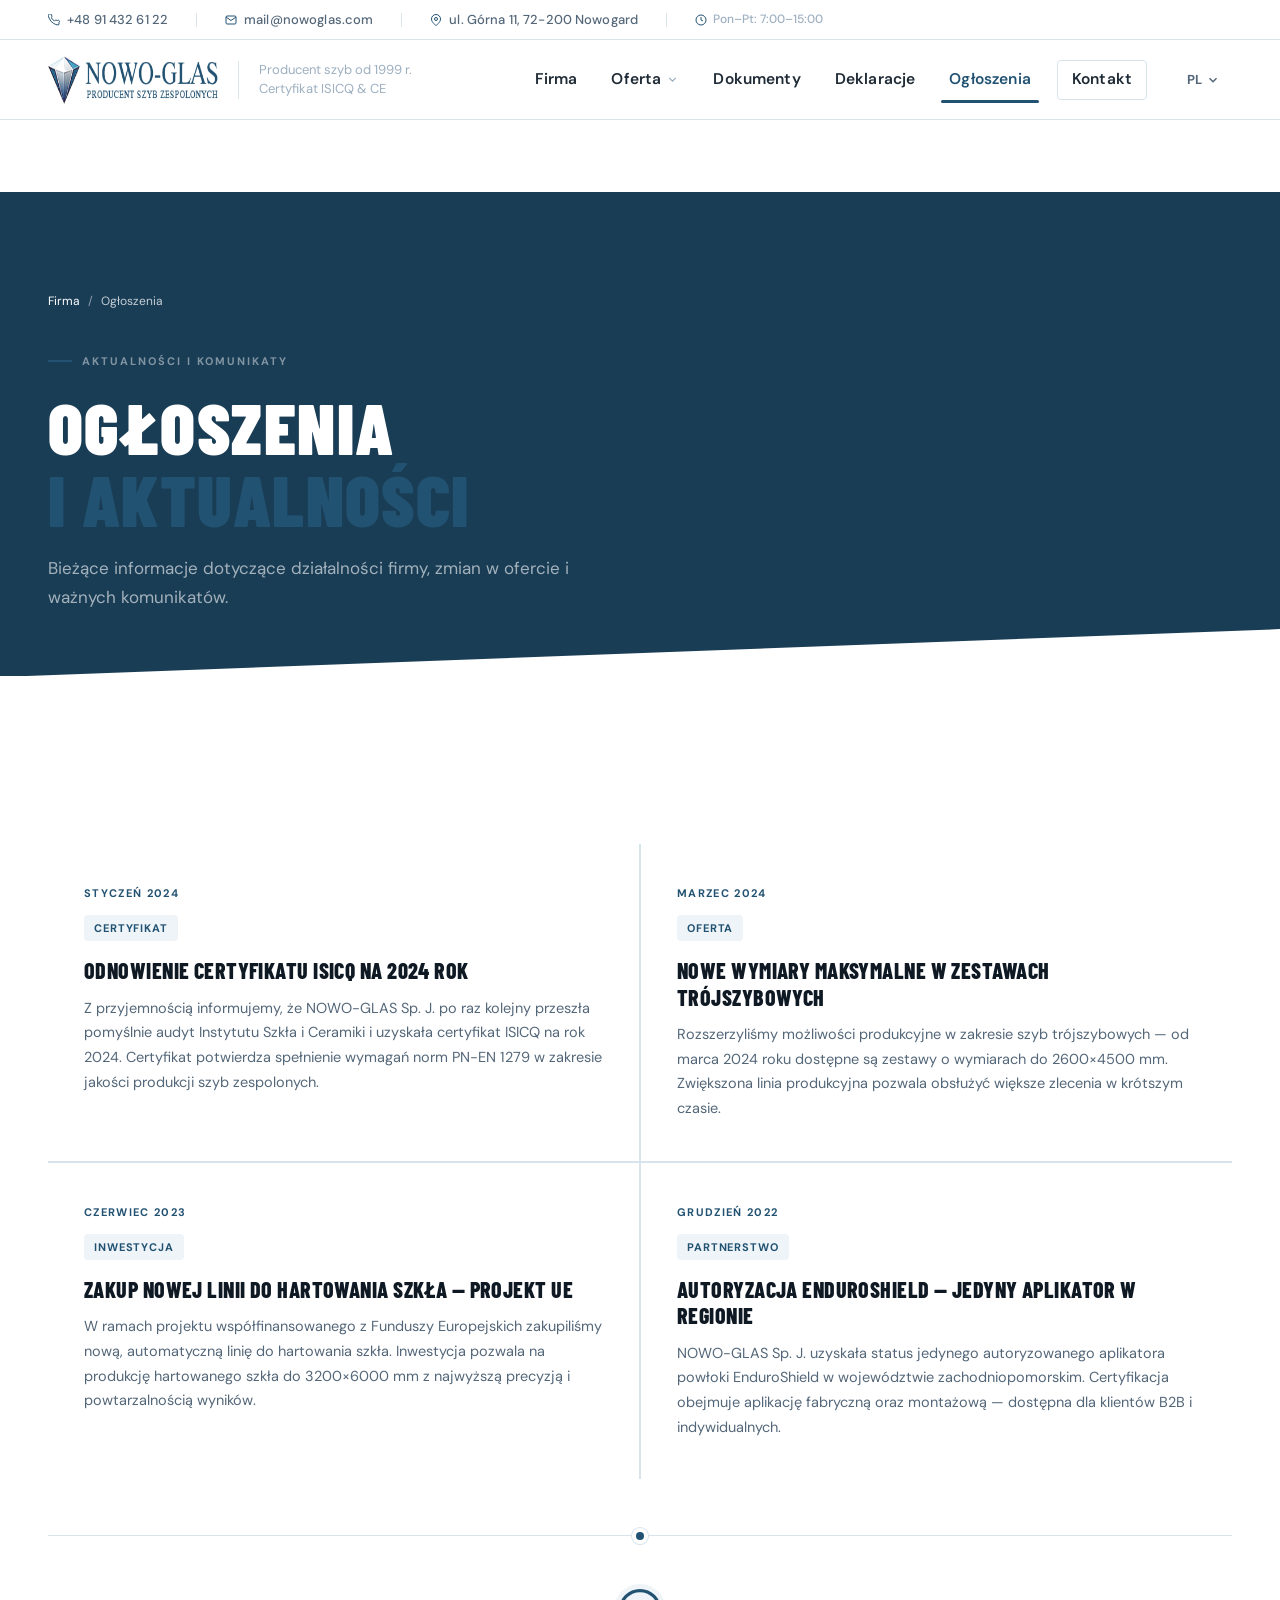
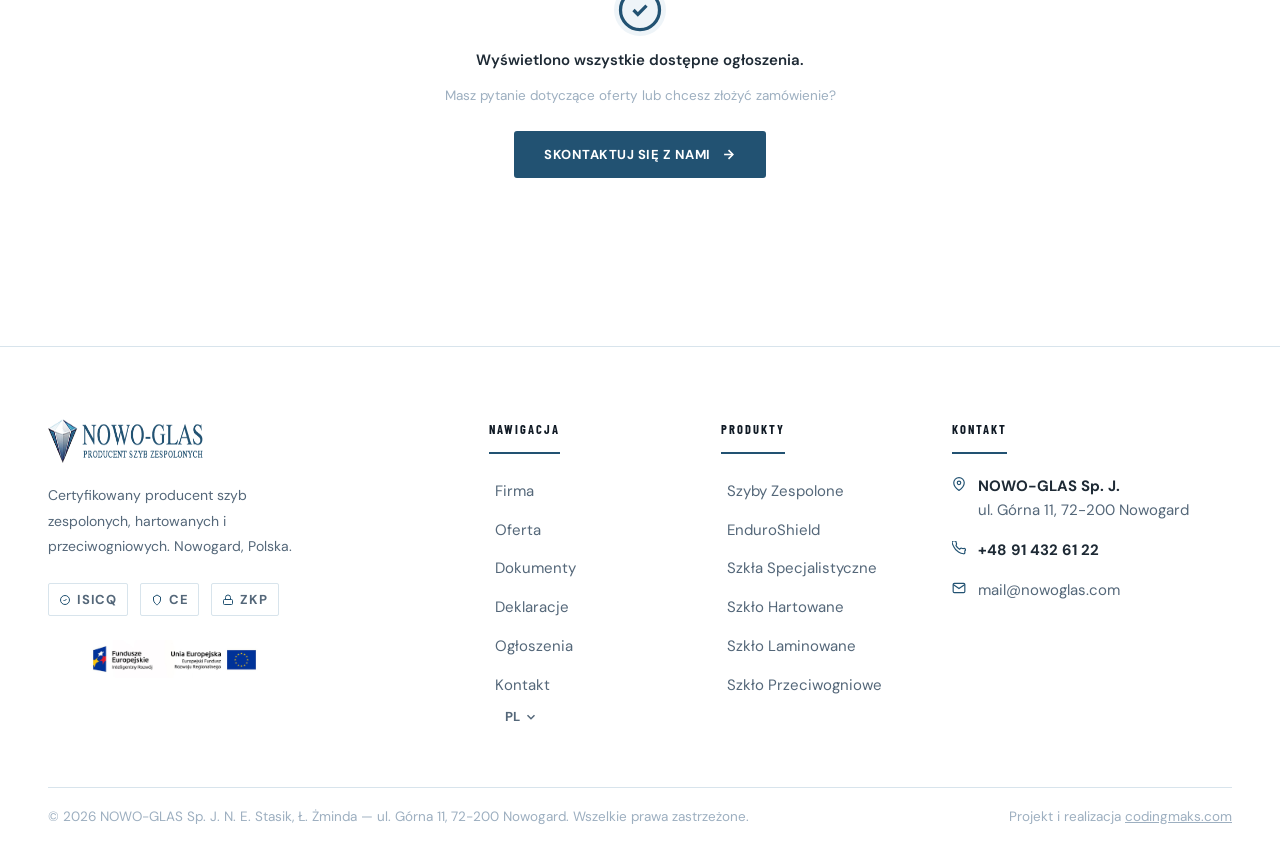
<file: pages/ogloszenia.html>
<!DOCTYPE html>
<html lang="pl">
<head>
  <meta charset="UTF-8">
  <meta name="viewport" content="width=device-width, initial-scale=1.0">
  <title>Ogłoszenia — NOWO-GLAS Sp. J. | Nowogard</title>
  <meta name="description" content="Ogłoszenia i aktualności firmy NOWO-GLAS Sp. J. — producent szyb zespolonych w Nowogardzie.">
  <link rel="canonical" href="https://www.nowoglas.com/ogloszenia.html">
  <link rel="preconnect" href="https://fonts.googleapis.com">
  <link rel="preconnect" href="https://fonts.gstatic.com" crossorigin>
  <link href="https://fonts.googleapis.com/css2?family=Barlow+Condensed:wght@700;800;900&family=DM+Sans:ital,opsz,wght@0,9..40,300;0,9..40,400;0,9..40,500;0,9..40,600;0,9..40,700;1,9..40,400&display=swap" rel="stylesheet">
  <link rel="stylesheet" href="../css/style.css">
  <link rel="icon" type="image/svg+xml" href="../img/favicon.svg">
  <style>
    .page-hero{background:var(--blue-dark);padding:100px 0 64px;margin-top:72px}
    .page-hero__overline{display:inline-flex;align-items:center;gap:10px;font-size:11px;font-weight:700;letter-spacing:.18em;text-transform:uppercase;color:rgba(255,255,255,.45);margin-bottom:20px}
    .page-hero__overline::before{content:'';width:24px;height:2px;background:var(--blue)}
    .page-hero__title{font-family:'Barlow Condensed',sans-serif;font-size:clamp(40px,6vw,72px);font-weight:900;line-height:1;color:var(--white);text-transform:uppercase;letter-spacing:.02em;margin-bottom:20px}
    .page-hero__title em{color:var(--blue);font-style:normal}
    .page-hero__lead{font-size:17px;color:rgba(255,255,255,.6);line-height:1.7;max-width:560px}
    .breadcrumb{display:flex;align-items:center;gap:8px;font-size:12px;color:rgba(255, 255, 255, 0.9);margin-bottom:32px}
    .breadcrumb a{color:rgba(255, 255, 255, 1);text-decoration:none}
    .breadcrumb__sep{color:rgba(255, 255, 255, 0.5)}
    .news-grid{display:grid;grid-template-columns:repeat(2,1fr);gap:2px;background:var(--border);margin:80px 0 0}
    .news-card{background:var(--white);padding:40px 36px}
    .news-card__date{font-size:11px;font-weight:700;letter-spacing:.12em;text-transform:uppercase;color:var(--blue);margin-bottom:12px}
    .news-card__tag{display:inline-block;padding:4px 10px;background:var(--blue-light);color:var(--blue);border-radius:4px;font-size:11px;font-weight:700;letter-spacing:.08em;text-transform:uppercase;margin-bottom:16px}
    .news-card__title{font-family:'Barlow Condensed',sans-serif;font-size:22px;font-weight:800;text-transform:uppercase;color:var(--text-900);letter-spacing:.02em;margin-bottom:12px;line-height:1.2}
    .news-card__lead{font-size:14.5px;color:var(--text-500);line-height:1.7}
    /* -- Premium end-of-list component -- */
    .news-end{padding:56px 0 80px;text-align:center}
    .news-end__rule{position:relative;height:1px;background:var(--border);margin-bottom:48px}
    .news-end__rule::after{content:'';position:absolute;left:50%;top:50%;transform:translate(-50%,-50%);width:8px;height:8px;background:var(--blue);border-radius:50%;box-shadow:0 0 0 4px var(--white),0 0 0 5px var(--border)}
    .news-end__inner{display:flex;flex-direction:column;align-items:center;gap:12px}
    .news-end__icon{width:52px;height:52px;background:var(--blue-light);border-radius:50%;display:flex;align-items:center;justify-content:center;color:var(--blue);flex-shrink:0}
    .news-end__icon svg{width:26px;height:26px}
    .news-end__text{font-size:15px;font-weight:600;color:var(--text-700);margin:0}
    .news-end__sub{font-size:13.5px;color:var(--text-300);margin:0}
    .news-end__cta{margin-top:12px}
    @media(max-width:768px){.news-grid{grid-template-columns:1fr}}
  </style>
</head>
<body>

<div class="topbar" role="complementary" aria-label="Informacje kontaktowe">
  <div class="topbar__inner">
    <div class="topbar__left">
      <a href="tel:+48914326122" class="topbar__item">
        <svg viewBox="0 0 24 24" fill="none" stroke="currentColor" stroke-width="2"><path d="M22 16.92v3a2 2 0 01-2.18 2 19.79 19.79 0 01-8.63-3.07A19.5 19.5 0 013.07 9.81 19.79 19.79 0 01.02 1.18 2 2 0 012 0h3a2 2 0 012 1.72c.127.96.361 1.903.7 2.81a2 2 0 01-.45 2.11L6.91 7.91a16 16 0 006.16 6.16l1.27-1.27a2 2 0 012.11-.45c.907.339 1.85.573 2.81.7A2 2 0 0122 16.92z"/></svg>
        +48 91 432 61 22
      </a>
      <div class="topbar__sep"></div>
      <a href="mailto:mail@nowoglas.com" class="topbar__item">
        <svg viewBox="0 0 24 24" fill="none" stroke="currentColor" stroke-width="2"><path d="M4 4h16c1.1 0 2 .9 2 2v12c0 1.1-.9 2-2 2H4c-1.1 0-2-.9-2-2V6c0-1.1.9-2 2-2z"/><polyline points="22,6 12,13 2,6"/></svg>
        mail@nowoglas.com
      </a>
      <div class="topbar__sep"></div>
      <span class="topbar__item">
        <svg viewBox="0 0 24 24" fill="none" stroke="currentColor" stroke-width="2"><path d="M21 10c0 7-9 13-9 13s-9-6-9-13a9 9 0 0118 0z"/><circle cx="12" cy="10" r="3"/></svg>
        ul. Górna 11, 72-200 Nowogard
      </span>
      <div class="topbar__sep"></div>
      <span class="topbar__hours">
        <svg viewBox="0 0 24 24" fill="none" stroke="currentColor" stroke-width="2"><circle cx="12" cy="12" r="10"/><polyline points="12 6 12 12 16 14"/></svg>
        Pon–Pt: 7:00–15:00
      </span>
    </div>
    
  </div>
</div>

<header class="navbar" id="navbar" role="banner">
  <div class="navbar__inner">
    <a href="../index.html" class="navbar__brand"><img src="../img/logo_nowoglass.png" alt="NOWO-GLAS" width="170" height="48"><span class="navbar__tagline">Producent szyb od 1999 r.<br>Certyfikat ISICQ &amp; CE</span></a>
    <nav class="navbar__nav" role="navigation">
      <a href="../index.html" class="navbar__link">Firma</a>
      <div class="navbar__item">
        <a href="oferta.html" class="navbar__link">Oferta<svg viewBox="0 0 24 24" fill="none" stroke="currentColor" stroke-width="2.5"><polyline points="6 9 12 15 18 9"/></svg></a>
        <div class="dropdown" role="menu">
          <div class="dropdown__title">Produkty NOWO-GLAS Sp. J.</div>
          <div class="dropdown__cols">
            <div>
              <a href="oferta/szyby-zespolone.html" class="dropdown__link">Szyby Zespolone THERMO</a>
              <a href="oferta/enduroshield.html" class="dropdown__link">Powłoka EnduroShield</a>
              <a href="oferta/szkla-specjalistyczne.html" class="dropdown__link">Szkła Przeciwsłoneczne</a>
              <a href="oferta/szklo-ornamentowe.html" class="dropdown__link">Szkło Ornamentowe</a>
              <a href="oferta/ciepla-ramka.html" class="dropdown__link">Ciepła Ramka TGI</a>
            </div>
            <div>
              <a href="oferta/szklo-hartowane.html" class="dropdown__link">Szkło Hartowane SECURIT</a>
              <a href="oferta/szklo-laminowane.html" class="dropdown__link">Szkło Laminowane SAFE</a>
              <a href="oferta/szklo-przeciwogniowe.html" class="dropdown__link">Szkło Przeciwogniowe EI</a>
            </div>
          </div>
        </div>
      </div>
      <a href="dokumenty.html" class="navbar__link">Dokumenty</a>
      <a href="deklaracje.html" class="navbar__link">Deklaracje</a>
      <a href="ogloszenia.html" class="navbar__link active" aria-current="page">Ogłoszenia</a>
      <a href="kontakt.html" class="navbar__link navbar__link--contact">Kontakt</a>
    </nav>
    <div class="navbar__langs" aria-label="Wybór języka">
      <button class="navbar__lang-current" aria-haspopup="true" aria-expanded="false" aria-controls="lang-menu">
        PL <svg viewBox="0 0 24 24" fill="none" stroke="currentColor" stroke-width="2.5"><polyline points="6 9 12 15 18 9"/></svg>
      </button>
      <div class="navbar__lang-dropdown" id="lang-menu" role="menu">
        <a href="../index.html" role="menuitem" class="navbar__lang active" hreflang="pl">PL</a>
        <a href="../de/index.html" role="menuitem" class="navbar__lang" hreflang="de">DE</a>
        <a href="../en/index.html" role="menuitem" class="navbar__lang" hreflang="en">EN</a>
      </div>
    </div>
    <button class="navbar__hamburger" id="hamburger-btn" aria-label="Otwórz menu" aria-expanded="false"><span></span><span></span><span></span></button>
  </div>
</header>

<div class="mobile-panel__overlay" id="mobile-overlay" aria-hidden="true"></div>
<nav class="mobile-panel" id="mobile-panel" aria-hidden="true">
  <div class="mobile-panel__close"><img src="../img/logo_nowoglass.png" alt="NOWO-GLAS" height="34"><button id="mobile-close-btn">✕</button></div>
  <div class="mobile-panel__nav">
    <a href="../index.html" class="mobile-panel__link">Firma</a>
    <button class="mobile-panel__acc-btn" class="mobile-panel__acc-btn open" id="mob-oferta-btn" aria-expanded="true">Oferta<svg viewBox="0 0 24 24" fill="none" stroke="currentColor" stroke-width="2.5" width="16" height="16"><polyline points="6 9 12 15 18 9"/></svg></button>
    <div class="mobile-panel__acc-content open" id="mob-oferta-content">
      <a href="oferta/szyby-zespolone.html" class="mobile-panel__sub-link">Szyby Zespolone</a>
      <a href="oferta/szklo-hartowane.html" class="mobile-panel__sub-link">Szkło Hartowane</a>
    </div>
    <a href="dokumenty.html" class="mobile-panel__link">Dokumenty</a>
    <a href="deklaracje.html" class="mobile-panel__link">Deklaracje</a>
    <a href="ogloszenia.html" class="mobile-panel__link" style="color:var(--blue);font-weight:700;">Ogłoszenia</a>
    <a href="kontakt.html" class="mobile-panel__link">Kontakt</a>
  </div>
</nav>

<main>
  <section class="page-hero">
    <div class="container">
      <nav class="breadcrumb"><a href="../index.html">Firma</a><span class="breadcrumb__sep">/</span><span>Ogłoszenia</span></nav>
      <div class="page-hero__overline">Aktualności i komunikaty</div>
      <h1 class="page-hero__title">Ogłoszenia<br><em>i aktualności</em></h1>
      <p class="page-hero__lead">Bieżące informacje dotyczące działalności firmy, zmian w ofercie i ważnych komunikatów.</p>
    </div>
  </section>

  <section class="section" aria-label="Lista ogłoszeń">
    <div class="container">

      <div class="news-grid">
        <div class="news-card">
          <div class="news-card__date">Styczeń 2024</div>
          <div class="news-card__tag">Certyfikat</div>
          <div class="news-card__title">Odnowienie certyfikatu ISICQ na 2024 rok</div>
          <div class="news-card__lead">Z przyjemnością informujemy, że NOWO-GLAS Sp. J. po raz kolejny przeszła pomyślnie audyt Instytutu Szkła i Ceramiki i uzyskała certyfikat ISICQ na rok 2024. Certyfikat potwierdza spełnienie wymagań norm PN-EN 1279 w zakresie jakości produkcji szyb zespolonych.</div>
        </div>

        <div class="news-card">
          <div class="news-card__date">Marzec 2024</div>
          <div class="news-card__tag">Oferta</div>
          <div class="news-card__title">Nowe wymiary maksymalne w zestawach trójszybowych</div>
          <div class="news-card__lead">Rozszerzyliśmy możliwości produkcyjne w zakresie szyb trójszybowych — od marca 2024 roku dostępne są zestawy o wymiarach do 2600×4500 mm. Zwiększona linia produkcyjna pozwala obsłużyć większe zlecenia w krótszym czasie.</div>
        </div>

        <div class="news-card">
          <div class="news-card__date">Czerwiec 2023</div>
          <div class="news-card__tag">Inwestycja</div>
          <div class="news-card__title">Zakup nowej linii do hartowania szkła — projekt UE</div>
          <div class="news-card__lead">W ramach projektu współfinansowanego z Funduszy Europejskich zakupiliśmy nową, automatyczną linię do hartowania szkła. Inwestycja pozwala na produkcję hartowanego szkła do 3200×6000 mm z najwyższą precyzją i powtarzalnością wyników.</div>
        </div>

        <div class="news-card">
          <div class="news-card__date">Grudzień 2022</div>
          <div class="news-card__tag">Partnerstwo</div>
          <div class="news-card__title">Autoryzacja EnduroShield — jedyny aplikator w regionie</div>
          <div class="news-card__lead">NOWO-GLAS Sp. J. uzyskała status jedynego autoryzowanego aplikatora powłoki EnduroShield w województwie zachodniopomorskim. Certyfikacja obejmuje aplikację fabryczną oraz montażową — dostępna dla klientów B2B i indywidualnych.</div>
        </div>
      </div>

      <div class="news-end">
        <div class="news-end__rule"></div>
        <div class="news-end__inner">
          <svg class="news-end__icon" viewBox="0 0 24 24" fill="none" stroke="currentColor" stroke-width="1.5" aria-hidden="true">
            <path d="M9 12l2 2 4-4m6 2a9 9 0 11-18 0 9 9 0 0118 0z"/>
          </svg>
          <p class="news-end__text">Wyświetlono wszystkie dostępne ogłoszenia.</p>
          <p class="news-end__sub">Masz pytanie dotyczące oferty lub chcesz złożyć zamówienie?</p>
          <a href="kontakt.html" class="btn btn-primary news-end__cta">
            Skontaktuj się z nami
            <svg viewBox="0 0 24 24" fill="none" stroke="currentColor" stroke-width="2.5" width="14" height="14" aria-hidden="true"><line x1="5" y1="12" x2="19" y2="12"/><polyline points="12 5 19 12 12 19"/></svg>
          </a>
        </div>
      </div>


    </div>
  </section>
</main>

<footer class="footer" role="contentinfo">
  <div class="container">
    <div class="footer__grid">
      <div class="footer__brand">
        <img src="../img/logo_nowoglass.png" alt="NOWO-GLAS Sp. J." width="155" height="44" class="logo">
        <p>Certyfikowany producent szyb zespolonych, hartowanych i przeciwogniowych. Nowogard, Polska.</p>
        <div class="footer__badges">
          <div class="footer__badge"><svg viewBox="0 0 24 24" fill="none" stroke="currentColor" stroke-width="2"><circle cx="12" cy="12" r="9"/><path d="M9 12l2 2 4-4"/></svg>ISICQ</div>
          <div class="footer__badge"><svg viewBox="0 0 24 24" fill="none" stroke="currentColor" stroke-width="2"><path d="M12 2l7 4v6c0 5-7 10-7 10S5 17 5 12V6z"/></svg>CE</div>
          <div class="footer__badge"><svg viewBox="0 0 24 24" fill="none" stroke="currentColor" stroke-width="2"><rect x="3" y="11" width="18" height="10" rx="2"/><path d="M7 11V7a5 5 0 0110 0v4"/></svg>ZKP</div>
        </div>
        <img src="../img/FE_UE.png" alt="Projekt współfinansowany z UE" class="ue">
      </div>
      <div>
        <div class="footer__col-heading">Nawigacja</div>
        <nav class="footer__nav"><a href="../index.html">Firma</a><a href="oferta.html">Oferta</a><a href="dokumenty.html">Dokumenty</a><a href="deklaracje.html">Deklaracje</a><a href="ogloszenia.html">Ogłoszenia</a><a href="kontakt.html">Kontakt</a></nav>
    <div class="navbar__langs" aria-label="Wybór języka">
      <button class="navbar__lang-current" aria-haspopup="true" aria-expanded="false" aria-controls="lang-menu">
        PL <svg viewBox="0 0 24 24" fill="none" stroke="currentColor" stroke-width="2.5"><polyline points="6 9 12 15 18 9"/></svg>
      </button>
      <div class="navbar__lang-dropdown" id="lang-menu" role="menu">
        <a href="../index.html" role="menuitem" class="navbar__lang active" hreflang="pl">PL</a>
        <a href="../de/index.html" role="menuitem" class="navbar__lang" hreflang="de">DE</a>
        <a href="../en/index.html" role="menuitem" class="navbar__lang" hreflang="en">EN</a>
      </div>
    </div>
      </div>
      <div>
        <div class="footer__col-heading">Produkty</div>
        <nav class="footer__nav"><a href="oferta/szyby-zespolone.html">Szyby Zespolone</a><a href="oferta/enduroshield.html">EnduroShield</a><a href="oferta/szkla-specjalistyczne.html">Szkła Specjalistyczne</a><a href="oferta/szklo-hartowane.html">Szkło Hartowane</a><a href="oferta/szklo-laminowane.html">Szkło Laminowane</a><a href="oferta/szklo-przeciwogniowe.html">Szkło Przeciwogniowe</a></nav>
      </div>
      <div>
        <div class="footer__col-heading">Kontakt</div>
        <address style="font-style:normal;">
          <div class="footer__contact-item"><svg viewBox="0 0 24 24" fill="none" stroke="currentColor" stroke-width="2"><path d="M21 10c0 7-9 13-9 13s-9-6-9-13a9 9 0 0118 0z"/><circle cx="12" cy="10" r="3"/></svg><span><strong>NOWO-GLAS Sp. J.</strong><br>ul. Górna 11, 72-200 Nowogard</span></div>
          <div class="footer__contact-item"><svg viewBox="0 0 24 24" fill="none" stroke="currentColor" stroke-width="2"><path d="M22 16.92v3a2 2 0 01-2.18 2 19.79 19.79 0 01-8.63-3.07A19.5 19.5 0 013.07 9.81 19.79 19.79 0 01.02 1.18 2 2 0 012 0h3a2 2 0 012 1.72c.127.96.361 1.903.7 2.81a2 2 0 01-.45 2.11L6.91 7.91a16 16 0 006.16 6.16l1.27-1.27a2 2 0 012.11-.45c.907.339 1.85.573 2.81.7A2 2 0 0122 16.92z"/></svg><a href="tel:+48914326122"><strong>+48 91 432 61 22</strong></a></div>
          <div class="footer__contact-item"><svg viewBox="0 0 24 24" fill="none" stroke="currentColor" stroke-width="2"><path d="M4 4h16c1.1 0 2 .9 2 2v12c0 1.1-.9 2-2 2H4c-1.1 0-2-.9-2-2V6c0-1.1.9-2 2-2z"/><polyline points="22,6 12,13 2,6"/></svg><a href="mailto:mail@nowoglas.com">mail@nowoglas.com</a></div>
        </address>
      </div>
    </div>
    <div class="footer__bottom">
      <span>© 2026 NOWO-GLAS Sp. J. N. E. Stasik, Ł. Żminda — ul. Górna 11, 72-200 Nowogard. Wszelkie prawa zastrzeżone.</span><span>Projekt i realizacja <a href="https://codingmaks.com" target="_blank" style="color:inherit; text-decoration:underline;">codingmaks.com</a></span></div>
      
    </div>
  </div>
</footer>
<script src="../js/nav.js" defer></script>
</body>
</html>
</file>
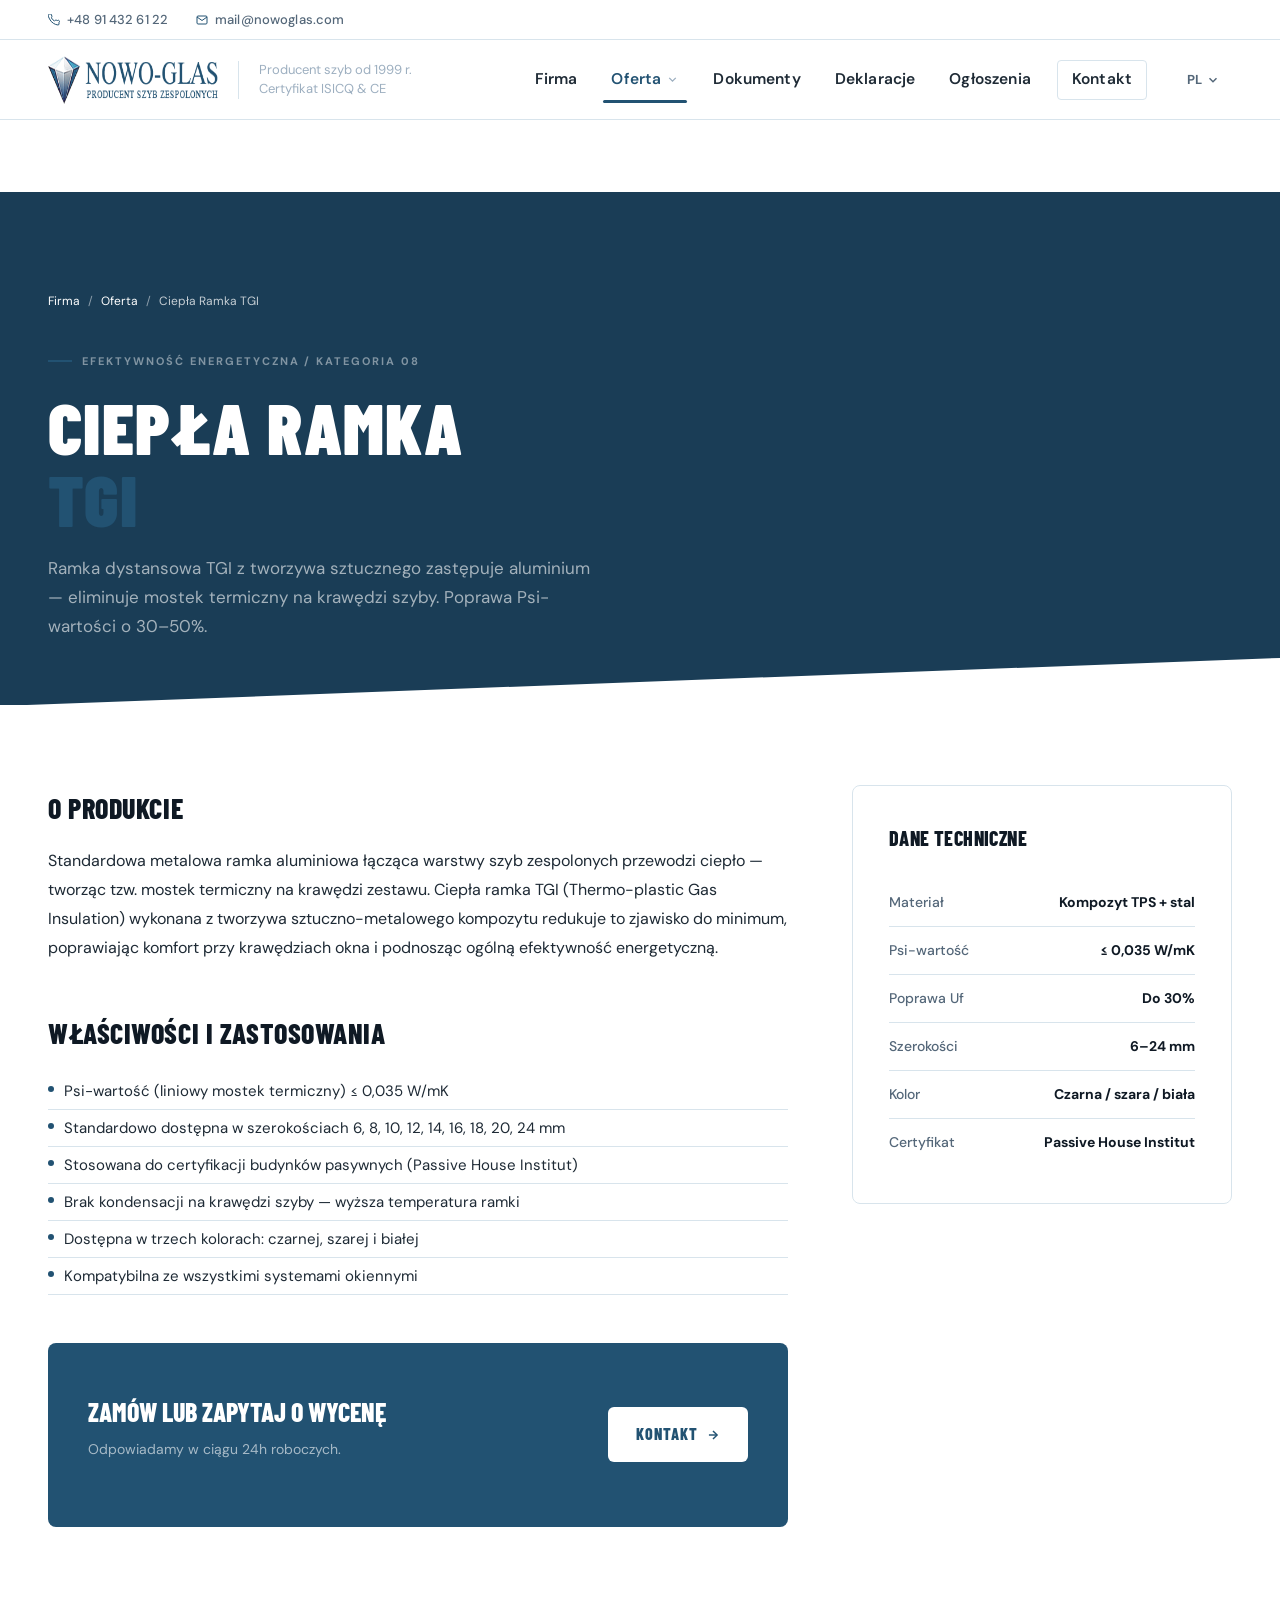
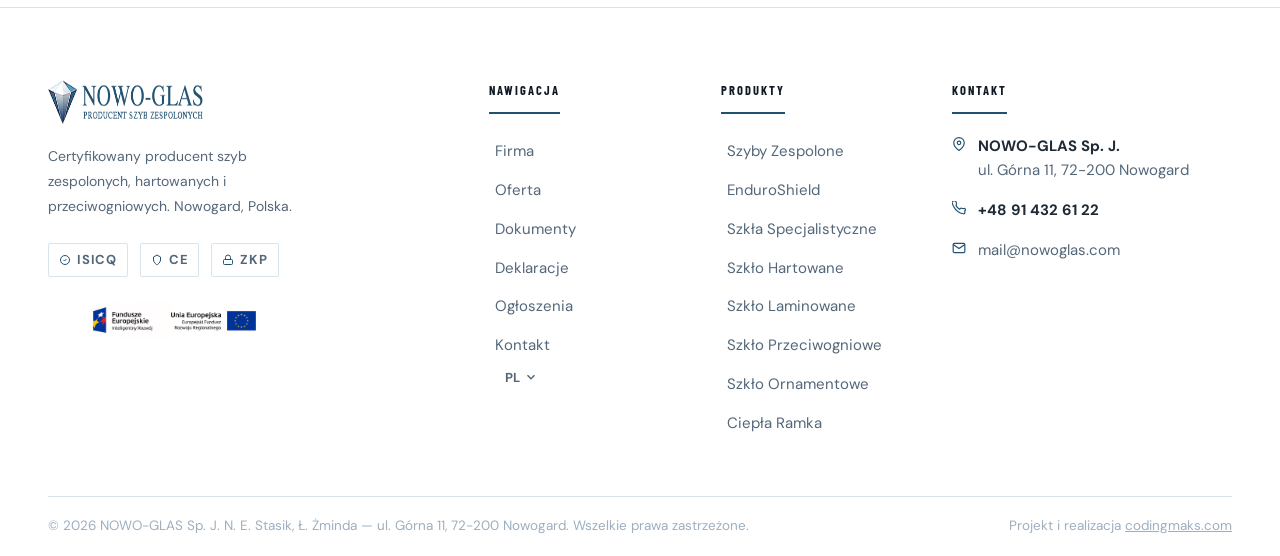
<file: pages/oferta/ciepla-ramka.html>
<!DOCTYPE html>
<html lang="pl">
<head>
  <meta charset="UTF-8">
  <meta name="viewport" content="width=device-width, initial-scale=1.0">
  <title>Ciepła Ramka TGI — NOWO-GLAS Producent Szyb | Nowogard</title>
  <meta name="description" content="Ramka dystansowa TGI z tworzywa sztucznego zastępuje aluminium — eliminuje mostek termiczny na krawędzi szyby. Poprawa Psi-wartości o 30–50%.">
  <link rel="canonical" href="https://www.nowoglas.com/oferta/ciepla-ramka.html">
  <link rel="preconnect" href="https://fonts.googleapis.com">
  <link rel="preconnect" href="https://fonts.gstatic.com" crossorigin>
  <link href="https://fonts.googleapis.com/css2?family=Barlow+Condensed:wght@700;800;900&family=DM+Sans:ital,opsz,wght@0,9..40,300;0,9..40,400;0,9..40,500;0,9..40,600;0,9..40,700;1,9..40,400&display=swap" rel="stylesheet">
  <link rel="stylesheet" href="../../css/style.css">
  <link rel="icon" type="image/svg+xml" href="../../img/favicon.svg">
  <style>
  .page-hero{background:var(--blue-dark);padding:100px 0 64px;margin-top:72px}
  .page-hero__overline{display:inline-flex;align-items:center;gap:10px;font-size:11px;font-weight:700;letter-spacing:.18em;text-transform:uppercase;color:rgba(255,255,255,.45);margin-bottom:20px}
  .page-hero__overline::before{content:'';width:24px;height:2px;background:var(--blue)}
  .page-hero__title{font-family:'Barlow Condensed',sans-serif;font-size:clamp(40px,6vw,72px);font-weight:900;line-height:1;color:var(--white);text-transform:uppercase;letter-spacing:.02em;margin-bottom:20px}
  .page-hero__title em{color:var(--blue);font-style:normal}
  .page-hero__lead{font-size:17px;color:rgba(255,255,255,.6);line-height:1.7;max-width:560px}
  .breadcrumb{display:flex;align-items:center;gap:8px;font-size:12px;color:rgba(255, 255, 255, 0.9);margin-bottom:32px}
  .breadcrumb a{color:rgba(255, 255, 255, 1);text-decoration:none}
  .breadcrumb__sep{color:rgba(255, 255, 255, 0.5)}
  .prod-layout{display:grid;grid-template-columns:1fr 380px;gap:64px;padding:80px 0}
  .prod-specs{background:var(--white);border:1px solid var(--border);border-radius:8px;padding:36px;position:sticky;top:100px;align-self:start}
  .prod-specs__title{font-family:'Barlow Condensed',sans-serif;font-size:20px;font-weight:800;text-transform:uppercase;color:var(--text-900);letter-spacing:.02em;margin-bottom:24px}
  .spec-row{display:flex;justify-content:space-between;align-items:flex-start;gap:12px;padding:12px 0;border-bottom:1px solid var(--border);font-size:14px}
  .spec-row:last-child{border-bottom:none}
  .spec-key{color:var(--text-500);font-weight:500}
  .spec-val{color:var(--text-900);font-weight:700;text-align:right}
  .prod-section-title{font-family:'Barlow Condensed',sans-serif;font-size:28px;font-weight:800;text-transform:uppercase;color:var(--text-900);letter-spacing:.02em;margin-bottom:16px;margin-top:48px}
  .prod-section-title:first-child{margin-top:0}
  .prod-body p{font-size:16px;line-height:1.8;color:var(--text-700);margin-bottom:16px}
  .prod-list{list-style:none;padding:0;margin:0 0 24px 0}
  .prod-list li{display:flex;align-items:flex-start;gap:10px;font-size:15px;line-height:1.6;color:var(--text-700);padding:6px 0;border-bottom:1px solid var(--border)}
  .prod-list li::before{content:'';width:6px;height:6px;border-radius:50%;background:var(--blue);flex-shrink:0;margin-top:7px}
  .prod-cta{background:var(--blue);padding:48px 40px;border-radius:8px;display:flex;align-items:center;justify-content:space-between;gap:24px;flex-wrap:wrap;margin-top:48px}
  .prod-cta h3{font-family:'Barlow Condensed',sans-serif;font-size:26px;font-weight:800;color:var(--white);text-transform:uppercase;margin-bottom:4px}
  .prod-cta p{font-size:14px;color:rgba(255,255,255,.6)}
  .prod-cta .btn-white{background:var(--white);color:var(--blue);border:none;padding:14px 28px;border-radius:6px;font-family:'Barlow Condensed',sans-serif;font-size:16px;font-weight:800;text-transform:uppercase;text-decoration:none;display:inline-flex;align-items:center;gap:8px;letter-spacing:.06em;transition:background .15s}
  @media(max-width:960px){.prod-layout{grid-template-columns:1fr}.prod-specs{position:static}}
</style>
</head>
<body>
<div class="topbar"><div class="topbar__inner"><div class="topbar__left">
  <a href="tel:+48914326122" class="topbar__item"><svg viewBox="0 0 24 24" fill="none" stroke="currentColor" stroke-width="2"><path d="M22 16.92v3a2 2 0 01-2.18 2 19.79 19.79 0 01-8.63-3.07A19.5 19.5 0 013.07 9.81 19.79 19.79 0 01.02 1.18 2 2 0 012 0h3a2 2 0 012 1.72c.127.96.361 1.903.7 2.81a2 2 0 01-.45 2.11L6.91 7.91a16 16 0 006.16 6.16l1.27-1.27a2 2 0 012.11-.45c.907.339 1.85.573 2.81.7A2 2 0 0122 16.92z"/></svg>+48 91 432 61 22</a>
  <a href="mailto:mail@nowoglas.com" class="topbar__item"><svg viewBox="0 0 24 24" fill="none" stroke="currentColor" stroke-width="2"><path d="M4 4h16c1.1 0 2 .9 2 2v12c0 1.1-.9 2-2 2H4c-1.1 0-2-.9-2-2V6c0-1.1.9-2 2-2z"/><polyline points="22,6 12,13 2,6"/></svg>mail@nowoglas.com</a>
</div></div></div>
<header class="navbar" id="navbar" role="banner">
  <div class="navbar__inner">
    <a href="../../index.html" class="navbar__brand"><img src="../../img/logo_nowoglass.png" alt="NOWO-GLAS" width="170" height="48"><span class="navbar__tagline">Producent szyb od 1999 r.<br>Certyfikat ISICQ &amp; CE</span></a>
    <nav class="navbar__nav" role="navigation">
      <a href="../../index.html" class="navbar__link">Firma</a>
      <div class="navbar__item">
        <a href="../oferta.html" class="navbar__link active">Oferta<svg viewBox="0 0 24 24" fill="none" stroke="currentColor" stroke-width="2.5" aria-hidden="true"><polyline points="6 9 12 15 18 9"/></svg></a>
        <div class="dropdown" role="menu">
          <div class="dropdown__title">Produkty NOWO-GLAS Sp. J.</div>
          <div class="dropdown__cols">
            <div>
              <a href="../oferta/szyby-zespolone.html" class="dropdown__link">Szyby Zespolone THERMO</a>
              <a href="../oferta/enduroshield.html" class="dropdown__link">Powłoka EnduroShield</a>
              <a href="../oferta/szkla-specjalistyczne.html" class="dropdown__link">Szkła Przeciwsłoneczne</a>
              <a href="../oferta/szklo-ornamentowe.html" class="dropdown__link">Szkło Ornamentowe</a>
              <a href="../oferta/ciepla-ramka.html" class="dropdown__link">Ciepła Ramka TGI</a>
            </div>
            <div>
              <a href="../oferta/szklo-hartowane.html" class="dropdown__link">Szkło Hartowane SECURIT</a>
              <a href="../oferta/szklo-laminowane.html" class="dropdown__link">Szkło Laminowane SAFE</a>
              <a href="../oferta/szklo-przeciwogniowe.html" class="dropdown__link">Szkło Przeciwogniowe EI</a>
            </div>
          </div>
        </div>
      </div>
      <a href="../dokumenty.html" class="navbar__link">Dokumenty</a>
      <a href="../deklaracje.html" class="navbar__link">Deklaracje</a>
      <a href="../ogloszenia.html" class="navbar__link">Ogłoszenia</a>
      <a href="../kontakt.html" class="navbar__link navbar__link--contact">Kontakt</a>
    </nav>
    <div class="navbar__langs" aria-label="Wybór języka">
      <button class="navbar__lang-current" aria-haspopup="true" aria-expanded="false" aria-controls="lang-menu">
        PL <svg viewBox="0 0 24 24" fill="none" stroke="currentColor" stroke-width="2.5"><polyline points="6 9 12 15 18 9"/></svg>
      </button>
      <div class="navbar__lang-dropdown" id="lang-menu" role="menu">
        <a href="../../index.html" role="menuitem" class="navbar__lang active" hreflang="pl">PL</a>
        <a href="../../de/index.html" role="menuitem" class="navbar__lang" hreflang="de">DE</a>
        <a href="../../en/index.html" role="menuitem" class="navbar__lang" hreflang="en">EN</a>
      </div>
    </div>
    <button class="navbar__hamburger" id="hamburger-btn" aria-label="Otwórz menu" aria-expanded="false"><span></span><span></span><span></span></button>
  </div>
</header>
<div class="mobile-panel__overlay" id="mobile-overlay" aria-hidden="true"></div>
<nav class="mobile-panel" id="mobile-panel" aria-hidden="true">
  <div class="mobile-panel__close"><img src="../../img/logo_nowoglass.png" alt="NOWO-GLAS" height="34"><button id="mobile-close-btn">✕</button></div>
  <div class="mobile-panel__nav">
    <a href="../../index.html" class="mobile-panel__link">Firma</a>
    <button class="mobile-panel__acc-btn" class="mobile-panel__acc-btn open" id="mob-oferta-btn" aria-expanded="true">Oferta<svg viewBox="0 0 24 24" fill="none" stroke="currentColor" stroke-width="2.5" width="16" height="16"><polyline points="6 9 12 15 18 9"/></svg></button>
    <div class="mobile-panel__acc-content open" id="mob-oferta-content">
      <a href="../oferta/szyby-zespolone.html" class="mobile-panel__sub-link">Szyby Zespolone</a>
      <a href="../oferta/szklo-hartowane.html" class="mobile-panel__sub-link">Szkło Hartowane</a>
      <a href="../oferta/szklo-laminowane.html" class="mobile-panel__sub-link">Szkło Laminowane</a>
      <a href="../oferta/szklo-przeciwogniowe.html" class="mobile-panel__sub-link">Szkło Przeciwogniowe</a>
    </div>
    <a href="../dokumenty.html" class="mobile-panel__link">Dokumenty</a>
    <a href="../deklaracje.html" class="mobile-panel__link">Deklaracje</a>
    <a href="../ogloszenia.html" class="mobile-panel__link">Ogłoszenia</a>
    <a href="../kontakt.html" class="mobile-panel__link" style="color:var(--blue);font-weight:700;">Kontakt</a>
  </div>
</nav>
<main>
  <section class="page-hero">
    <div class="container">
      <nav class="breadcrumb"><a href="../../index.html">Firma</a><span class="breadcrumb__sep">/</span><a href="../oferta.html">Oferta</a><span class="breadcrumb__sep">/</span><span>Ciepła Ramka TGI</span></nav>
      <div class="page-hero__overline">Efektywność energetyczna / Kategoria 08</div>
      <h1 class="page-hero__title">Ciepła Ramka<br><em>TGI</em></h1>
      <p class="page-hero__lead">Ramka dystansowa TGI z tworzywa sztucznego zastępuje aluminium — eliminuje mostek termiczny na krawędzi szyby. Poprawa Psi-wartości o 30–50%.</p>
    </div>
  </section>

  <section aria-label="Szczegóły produktu">
    <div class="container">
      <div class="prod-layout">
        <div class="prod-body">
          <div class="prod-section-title">O produkcie</div>
          <p>Standardowa metalowa ramka aluminiowa łącząca warstwy szyb zespolonych przewodzi ciepło — tworząc tzw. mostek termiczny na krawędzi zestawu. Ciepła ramka TGI (Thermo-plastic Gas Insulation) wykonana z tworzywa sztuczno-metalowego kompozytu redukuje to zjawisko do minimum, poprawiając komfort przy krawędziach okna i podnosząc ogólną efektywność energetyczną.</p>
          <div class="prod-section-title">Właściwości i zastosowania</div>
          <ul class="prod-list"><li>Psi-wartość (liniowy mostek termiczny) ≤ 0,035 W/mK</li>
<li>Standardowo dostępna w szerokościach 6, 8, 10, 12, 14, 16, 18, 20, 24 mm</li>
<li>Stosowana do certyfikacji budynków pasywnych (Passive House Institut)</li>
<li>Brak kondensacji na krawędzi szyby — wyższa temperatura ramki</li>
<li>Dostępna w trzech kolorach: czarnej, szarej i białej</li>
<li>Kompatybilna ze wszystkimi systemami okiennymi</li></ul>
          <div class="prod-cta">
            <div>
              <h3>Zamów lub zapytaj o wycenę</h3>
              <p>Odpowiadamy w ciągu 24h roboczych.</p>
            </div>
            <a href="../kontakt.html" class="btn-white">Kontakt <svg viewBox="0 0 24 24" fill="none" stroke="currentColor" stroke-width="2.5" width="14" height="14"><line x1="5" y1="12" x2="19" y2="12"/><polyline points="12 5 19 12 12 19"/></svg></a>
          </div>
        </div>
        <div>
          <div class="prod-specs">
            <div class="prod-specs__title">Dane techniczne</div>
            <div class="spec-row"><span class="spec-key">Materiał</span><span class="spec-val">Kompozyt TPS + stal</span></div>
<div class="spec-row"><span class="spec-key">Psi-wartość</span><span class="spec-val">≤ 0,035 W/mK</span></div>
<div class="spec-row"><span class="spec-key">Poprawa Uf</span><span class="spec-val">Do 30%</span></div>
<div class="spec-row"><span class="spec-key">Szerokości</span><span class="spec-val">6–24 mm</span></div>
<div class="spec-row"><span class="spec-key">Kolor</span><span class="spec-val">Czarna / szara / biała</span></div>
<div class="spec-row"><span class="spec-key">Certyfikat</span><span class="spec-val">Passive House Institut</span></div>
          </div>
        </div>
      </div>
    </div>
  </section>
</main>
<footer class="footer" role="contentinfo">
  <div class="container">
    <div class="footer__grid">
      <div class="footer__brand">
        <img src="../../img/logo_nowoglass.png" alt="NOWO-GLAS Sp. J." width="155" height="44" class="logo">
        <p>Certyfikowany producent szyb zespolonych, hartowanych i przeciwogniowych. Nowogard, Polska.</p>
        <div class="footer__badges">
          <div class="footer__badge"><svg viewBox="0 0 24 24" fill="none" stroke="currentColor" stroke-width="2"><circle cx="12" cy="12" r="9"/><path d="M9 12l2 2 4-4"/></svg>ISICQ</div>
          <div class="footer__badge"><svg viewBox="0 0 24 24" fill="none" stroke="currentColor" stroke-width="2"><path d="M12 2l7 4v6c0 5-7 10-7 10S5 17 5 12V6z"/></svg>CE</div>
          <div class="footer__badge"><svg viewBox="0 0 24 24" fill="none" stroke="currentColor" stroke-width="2"><rect x="3" y="11" width="18" height="10" rx="2"/><path d="M7 11V7a5 5 0 0110 0v4"/></svg>ZKP</div>
        </div>
        <img src="../../img/FE_UE.png" alt="Projekt współfinansowany z UE" class="ue">
      </div>
      <div>
        <div class="footer__col-heading">Nawigacja</div>
        <nav class="footer__nav"><a href="../../index.html">Firma</a><a href="../oferta.html">Oferta</a><a href="../dokumenty.html">Dokumenty</a><a href="../deklaracje.html">Deklaracje</a><a href="../ogloszenia.html">Ogłoszenia</a><a href="../kontakt.html">Kontakt</a></nav>
    <div class="navbar__langs" aria-label="Wybór języka">
      <button class="navbar__lang-current" aria-haspopup="true" aria-expanded="false" aria-controls="lang-menu">
        PL <svg viewBox="0 0 24 24" fill="none" stroke="currentColor" stroke-width="2.5"><polyline points="6 9 12 15 18 9"/></svg>
      </button>
      <div class="navbar__lang-dropdown" id="lang-menu" role="menu">
        <a href="../../index.html" role="menuitem" class="navbar__lang active" hreflang="pl">PL</a>
        <a href="../../de/index.html" role="menuitem" class="navbar__lang" hreflang="de">DE</a>
        <a href="../../en/index.html" role="menuitem" class="navbar__lang" hreflang="en">EN</a>
      </div>
    </div>
      </div>
      <div>
        <div class="footer__col-heading">Produkty</div>
        <nav class="footer__nav"><a href="../oferta/szyby-zespolone.html">Szyby Zespolone</a><a href="../oferta/enduroshield.html">EnduroShield</a><a href="../oferta/szkla-specjalistyczne.html">Szkła Specjalistyczne</a><a href="../oferta/szklo-hartowane.html">Szkło Hartowane</a><a href="../oferta/szklo-laminowane.html">Szkło Laminowane</a><a href="../oferta/szklo-przeciwogniowe.html">Szkło Przeciwogniowe</a><a href="../oferta/szklo-ornamentowe.html">Szkło Ornamentowe</a><a href="../oferta/ciepla-ramka.html">Ciepła Ramka</a></nav>
      </div>
      <div>
        <div class="footer__col-heading">Kontakt</div>
        <address style="font-style:normal;">
          <div class="footer__contact-item"><svg viewBox="0 0 24 24" fill="none" stroke="currentColor" stroke-width="2"><path d="M21 10c0 7-9 13-9 13s-9-6-9-13a9 9 0 0118 0z"/><circle cx="12" cy="10" r="3"/></svg><span><strong>NOWO-GLAS Sp. J.</strong><br>ul. Górna 11, 72-200 Nowogard</span></div>
          <div class="footer__contact-item"><svg viewBox="0 0 24 24" fill="none" stroke="currentColor" stroke-width="2"><path d="M22 16.92v3a2 2 0 01-2.18 2 19.79 19.79 0 01-8.63-3.07A19.5 19.5 0 013.07 9.81 19.79 19.79 0 01.02 1.18 2 2 0 012 0h3a2 2 0 012 1.72c.127.96.361 1.903.7 2.81a2 2 0 01-.45 2.11L6.91 7.91a16 16 0 006.16 6.16l1.27-1.27a2 2 0 012.11-.45c.907.339 1.85.573 2.81.7A2 2 0 0122 16.92z"/></svg><a href="tel:+48914326122"><strong>+48 91 432 61 22</strong></a></div>
          <div class="footer__contact-item"><svg viewBox="0 0 24 24" fill="none" stroke="currentColor" stroke-width="2"><path d="M4 4h16c1.1 0 2 .9 2 2v12c0 1.1-.9 2-2 2H4c-1.1 0-2-.9-2-2V6c0-1.1.9-2 2-2z"/><polyline points="22,6 12,13 2,6"/></svg><a href="mailto:mail@nowoglas.com">mail@nowoglas.com</a></div>
        </address>
      </div>
    </div>
    <div class="footer__bottom">
      <span>© 2026 NOWO-GLAS Sp. J. N. E. Stasik, Ł. Żminda — ul. Górna 11, 72-200 Nowogard. Wszelkie prawa zastrzeżone.</span><span>Projekt i realizacja <a href="https://codingmaks.com" target="_blank" style="color:inherit; text-decoration:underline;">codingmaks.com</a></span></div>
      
    </div>
  </div>
</footer>
<script src="../../js/nav.js" defer></script>
</body>
</html>
</file>
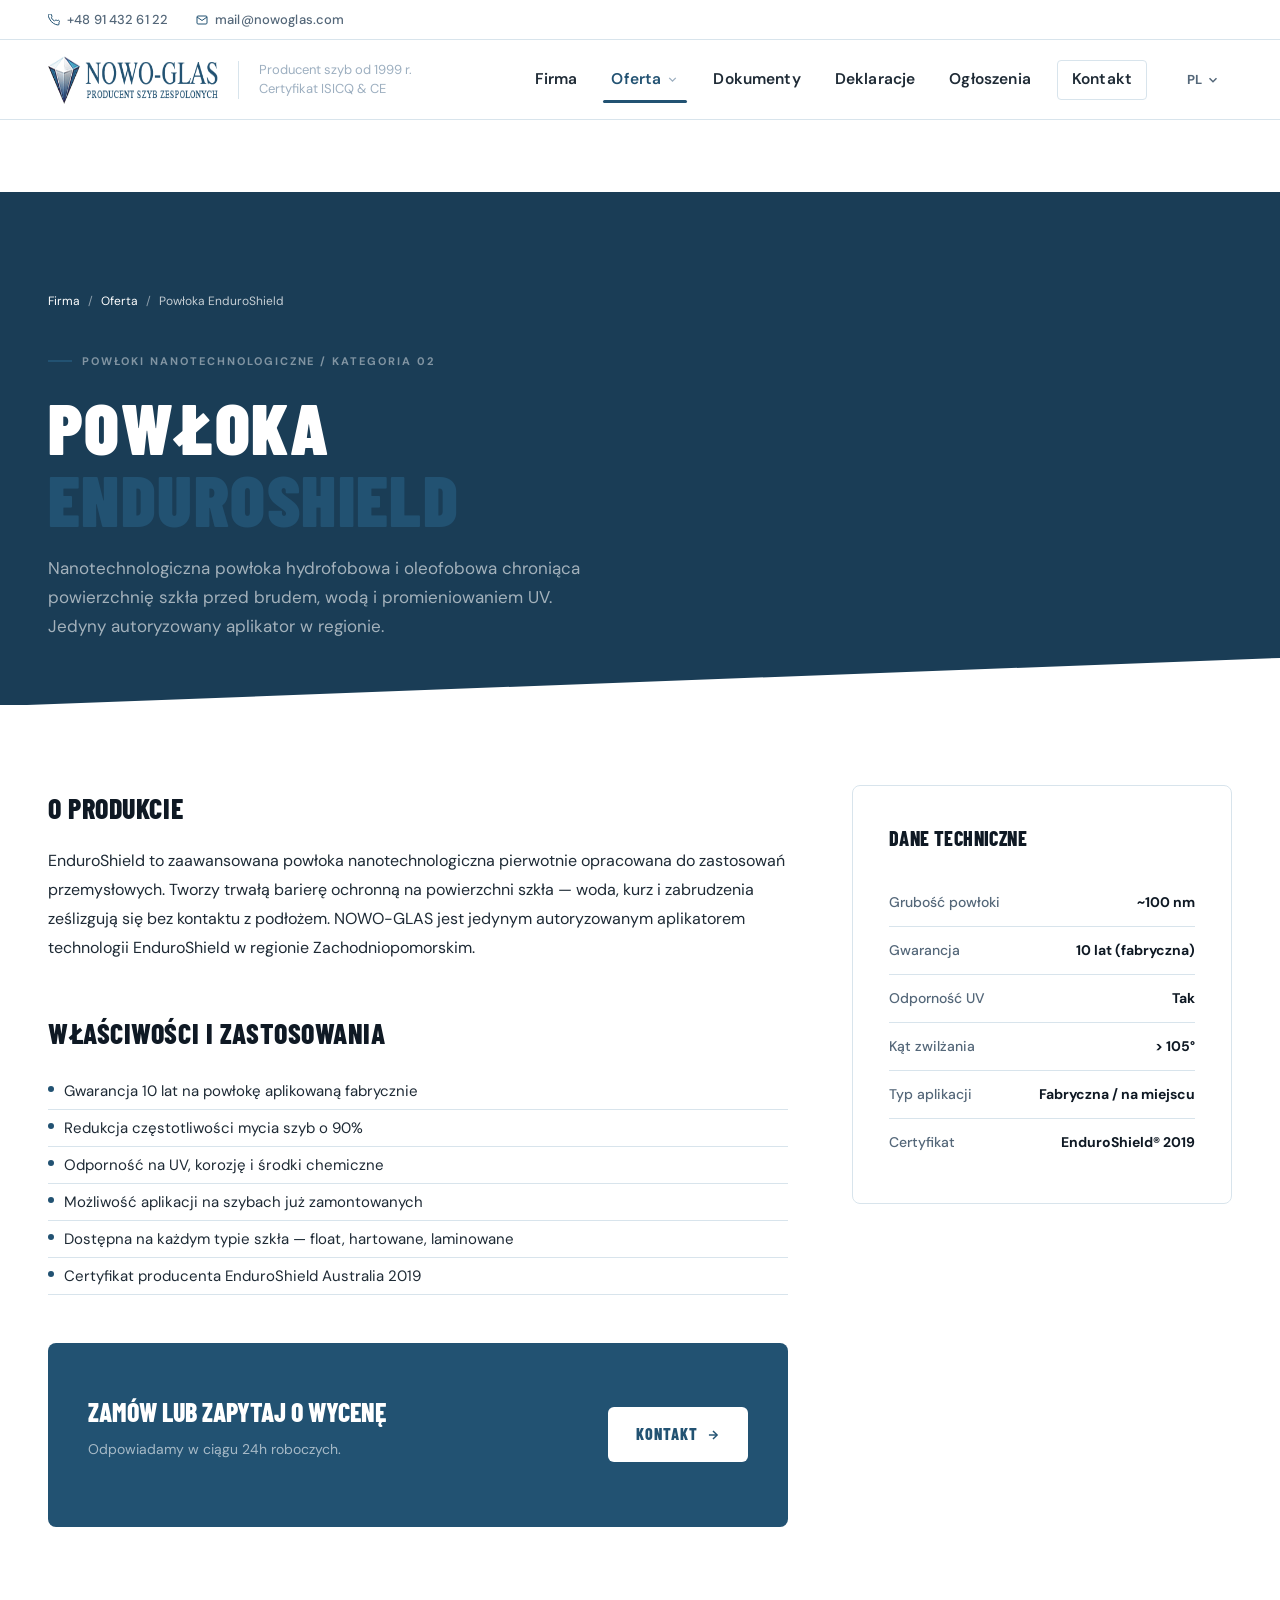
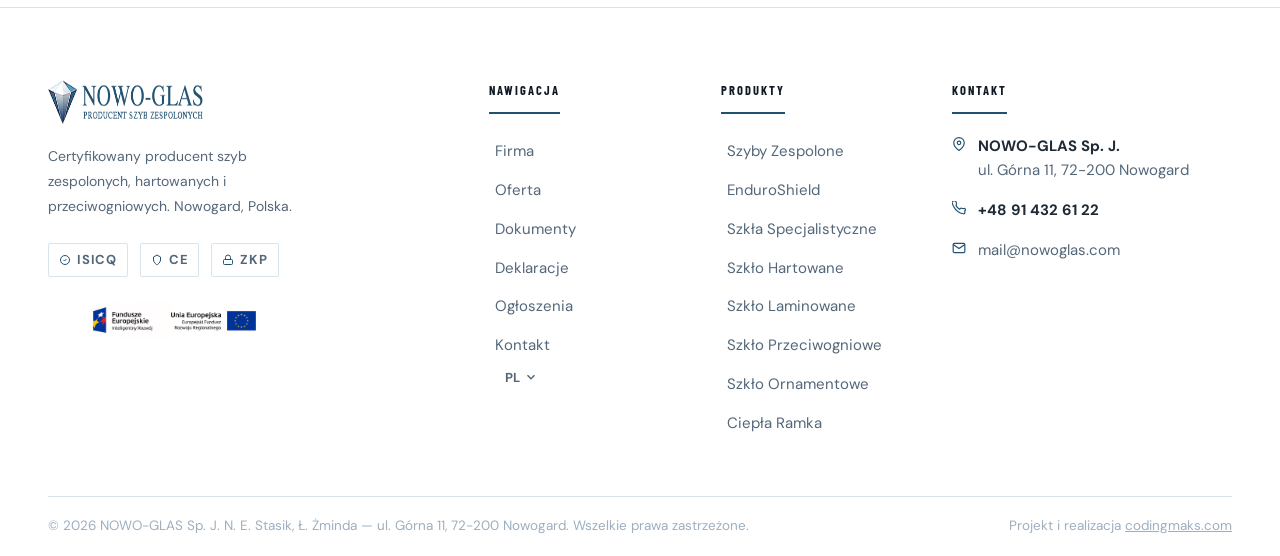
<file: pages/oferta/enduroshield.html>
<!DOCTYPE html>
<html lang="pl">
<head>
  <meta charset="UTF-8">
  <meta name="viewport" content="width=device-width, initial-scale=1.0">
  <title>Powłoka EnduroShield — NOWO-GLAS Producent Szyb | Nowogard</title>
  <meta name="description" content="Nanotechnologiczna powłoka hydrofobowa i oleofobowa chroniąca powierzchnię szkła przed brudem, wodą i promieniowaniem UV. Jedyny autoryzowany aplikator w regionie.">
  <link rel="canonical" href="https://www.nowoglas.com/oferta/enduroshield.html">
  <link rel="preconnect" href="https://fonts.googleapis.com">
  <link rel="preconnect" href="https://fonts.gstatic.com" crossorigin>
  <link href="https://fonts.googleapis.com/css2?family=Barlow+Condensed:wght@700;800;900&family=DM+Sans:ital,opsz,wght@0,9..40,300;0,9..40,400;0,9..40,500;0,9..40,600;0,9..40,700;1,9..40,400&display=swap" rel="stylesheet">
  <link rel="stylesheet" href="../../css/style.css">
  <link rel="icon" type="image/svg+xml" href="../../img/favicon.svg">
  <style>
  .page-hero{background:var(--blue-dark);padding:100px 0 64px;margin-top:72px}
  .page-hero__overline{display:inline-flex;align-items:center;gap:10px;font-size:11px;font-weight:700;letter-spacing:.18em;text-transform:uppercase;color:rgba(255,255,255,.45);margin-bottom:20px}
  .page-hero__overline::before{content:'';width:24px;height:2px;background:var(--blue)}
  .page-hero__title{font-family:'Barlow Condensed',sans-serif;font-size:clamp(40px,6vw,72px);font-weight:900;line-height:1;color:var(--white);text-transform:uppercase;letter-spacing:.02em;margin-bottom:20px}
  .page-hero__title em{color:var(--blue);font-style:normal}
  .page-hero__lead{font-size:17px;color:rgba(255,255,255,.6);line-height:1.7;max-width:560px}
  .breadcrumb{display:flex;align-items:center;gap:8px;font-size:12px;color:rgba(255, 255, 255, 0.9);margin-bottom:32px}
  .breadcrumb a{color:rgba(255, 255, 255, 1);text-decoration:none}
  .breadcrumb__sep{color:rgba(255, 255, 255, 0.5)}
  .prod-layout{display:grid;grid-template-columns:1fr 380px;gap:64px;padding:80px 0}
  .prod-specs{background:var(--white);border:1px solid var(--border);border-radius:8px;padding:36px;position:sticky;top:100px;align-self:start}
  .prod-specs__title{font-family:'Barlow Condensed',sans-serif;font-size:20px;font-weight:800;text-transform:uppercase;color:var(--text-900);letter-spacing:.02em;margin-bottom:24px}
  .spec-row{display:flex;justify-content:space-between;align-items:flex-start;gap:12px;padding:12px 0;border-bottom:1px solid var(--border);font-size:14px}
  .spec-row:last-child{border-bottom:none}
  .spec-key{color:var(--text-500);font-weight:500}
  .spec-val{color:var(--text-900);font-weight:700;text-align:right}
  .prod-section-title{font-family:'Barlow Condensed',sans-serif;font-size:28px;font-weight:800;text-transform:uppercase;color:var(--text-900);letter-spacing:.02em;margin-bottom:16px;margin-top:48px}
  .prod-section-title:first-child{margin-top:0}
  .prod-body p{font-size:16px;line-height:1.8;color:var(--text-700);margin-bottom:16px}
  .prod-list{list-style:none;padding:0;margin:0 0 24px 0}
  .prod-list li{display:flex;align-items:flex-start;gap:10px;font-size:15px;line-height:1.6;color:var(--text-700);padding:6px 0;border-bottom:1px solid var(--border)}
  .prod-list li::before{content:'';width:6px;height:6px;border-radius:50%;background:var(--blue);flex-shrink:0;margin-top:7px}
  .prod-cta{background:var(--blue);padding:48px 40px;border-radius:8px;display:flex;align-items:center;justify-content:space-between;gap:24px;flex-wrap:wrap;margin-top:48px}
  .prod-cta h3{font-family:'Barlow Condensed',sans-serif;font-size:26px;font-weight:800;color:var(--white);text-transform:uppercase;margin-bottom:4px}
  .prod-cta p{font-size:14px;color:rgba(255,255,255,.6)}
  .prod-cta .btn-white{background:var(--white);color:var(--blue);border:none;padding:14px 28px;border-radius:6px;font-family:'Barlow Condensed',sans-serif;font-size:16px;font-weight:800;text-transform:uppercase;text-decoration:none;display:inline-flex;align-items:center;gap:8px;letter-spacing:.06em;transition:background .15s}
  @media(max-width:960px){.prod-layout{grid-template-columns:1fr}.prod-specs{position:static}}
</style>
</head>
<body>
<div class="topbar"><div class="topbar__inner"><div class="topbar__left">
  <a href="tel:+48914326122" class="topbar__item"><svg viewBox="0 0 24 24" fill="none" stroke="currentColor" stroke-width="2"><path d="M22 16.92v3a2 2 0 01-2.18 2 19.79 19.79 0 01-8.63-3.07A19.5 19.5 0 013.07 9.81 19.79 19.79 0 01.02 1.18 2 2 0 012 0h3a2 2 0 012 1.72c.127.96.361 1.903.7 2.81a2 2 0 01-.45 2.11L6.91 7.91a16 16 0 006.16 6.16l1.27-1.27a2 2 0 012.11-.45c.907.339 1.85.573 2.81.7A2 2 0 0122 16.92z"/></svg>+48 91 432 61 22</a>
  <a href="mailto:mail@nowoglas.com" class="topbar__item"><svg viewBox="0 0 24 24" fill="none" stroke="currentColor" stroke-width="2"><path d="M4 4h16c1.1 0 2 .9 2 2v12c0 1.1-.9 2-2 2H4c-1.1 0-2-.9-2-2V6c0-1.1.9-2 2-2z"/><polyline points="22,6 12,13 2,6"/></svg>mail@nowoglas.com</a>
</div></div></div>
<header class="navbar" id="navbar" role="banner">
  <div class="navbar__inner">
    <a href="../../index.html" class="navbar__brand"><img src="../../img/logo_nowoglass.png" alt="NOWO-GLAS" width="170" height="48"><span class="navbar__tagline">Producent szyb od 1999 r.<br>Certyfikat ISICQ &amp; CE</span></a>
    <nav class="navbar__nav" role="navigation">
      <a href="../../index.html" class="navbar__link">Firma</a>
      <div class="navbar__item">
        <a href="../oferta.html" class="navbar__link active">Oferta<svg viewBox="0 0 24 24" fill="none" stroke="currentColor" stroke-width="2.5" aria-hidden="true"><polyline points="6 9 12 15 18 9"/></svg></a>
        <div class="dropdown" role="menu">
          <div class="dropdown__title">Produkty NOWO-GLAS Sp. J.</div>
          <div class="dropdown__cols">
            <div>
              <a href="../oferta/szyby-zespolone.html" class="dropdown__link">Szyby Zespolone THERMO</a>
              <a href="../oferta/enduroshield.html" class="dropdown__link">Powłoka EnduroShield</a>
              <a href="../oferta/szkla-specjalistyczne.html" class="dropdown__link">Szkła Przeciwsłoneczne</a>
              <a href="../oferta/szklo-ornamentowe.html" class="dropdown__link">Szkło Ornamentowe</a>
              <a href="../oferta/ciepla-ramka.html" class="dropdown__link">Ciepła Ramka TGI</a>
            </div>
            <div>
              <a href="../oferta/szklo-hartowane.html" class="dropdown__link">Szkło Hartowane SECURIT</a>
              <a href="../oferta/szklo-laminowane.html" class="dropdown__link">Szkło Laminowane SAFE</a>
              <a href="../oferta/szklo-przeciwogniowe.html" class="dropdown__link">Szkło Przeciwogniowe EI</a>
            </div>
          </div>
        </div>
      </div>
      <a href="../dokumenty.html" class="navbar__link">Dokumenty</a>
      <a href="../deklaracje.html" class="navbar__link">Deklaracje</a>
      <a href="../ogloszenia.html" class="navbar__link">Ogłoszenia</a>
      <a href="../kontakt.html" class="navbar__link navbar__link--contact">Kontakt</a>
    </nav>
    <div class="navbar__langs" aria-label="Wybór języka">
      <button class="navbar__lang-current" aria-haspopup="true" aria-expanded="false" aria-controls="lang-menu">
        PL <svg viewBox="0 0 24 24" fill="none" stroke="currentColor" stroke-width="2.5"><polyline points="6 9 12 15 18 9"/></svg>
      </button>
      <div class="navbar__lang-dropdown" id="lang-menu" role="menu">
        <a href="../../index.html" role="menuitem" class="navbar__lang active" hreflang="pl">PL</a>
        <a href="../../de/index.html" role="menuitem" class="navbar__lang" hreflang="de">DE</a>
        <a href="../../en/index.html" role="menuitem" class="navbar__lang" hreflang="en">EN</a>
      </div>
    </div>
    <button class="navbar__hamburger" id="hamburger-btn" aria-label="Otwórz menu" aria-expanded="false"><span></span><span></span><span></span></button>
  </div>
</header>
<div class="mobile-panel__overlay" id="mobile-overlay" aria-hidden="true"></div>
<nav class="mobile-panel" id="mobile-panel" aria-hidden="true">
  <div class="mobile-panel__close"><img src="../../img/logo_nowoglass.png" alt="NOWO-GLAS" height="34"><button id="mobile-close-btn">✕</button></div>
  <div class="mobile-panel__nav">
    <a href="../../index.html" class="mobile-panel__link">Firma</a>
    <button class="mobile-panel__acc-btn" class="mobile-panel__acc-btn open" id="mob-oferta-btn" aria-expanded="true">Oferta<svg viewBox="0 0 24 24" fill="none" stroke="currentColor" stroke-width="2.5" width="16" height="16"><polyline points="6 9 12 15 18 9"/></svg></button>
    <div class="mobile-panel__acc-content open" id="mob-oferta-content">
      <a href="../oferta/szyby-zespolone.html" class="mobile-panel__sub-link">Szyby Zespolone</a>
      <a href="../oferta/szklo-hartowane.html" class="mobile-panel__sub-link">Szkło Hartowane</a>
      <a href="../oferta/szklo-laminowane.html" class="mobile-panel__sub-link">Szkło Laminowane</a>
      <a href="../oferta/szklo-przeciwogniowe.html" class="mobile-panel__sub-link">Szkło Przeciwogniowe</a>
    </div>
    <a href="../dokumenty.html" class="mobile-panel__link">Dokumenty</a>
    <a href="../deklaracje.html" class="mobile-panel__link">Deklaracje</a>
    <a href="../ogloszenia.html" class="mobile-panel__link">Ogłoszenia</a>
    <a href="../kontakt.html" class="mobile-panel__link" style="color:var(--blue);font-weight:700;">Kontakt</a>
  </div>
</nav>
<main>
  <section class="page-hero">
    <div class="container">
      <nav class="breadcrumb"><a href="../../index.html">Firma</a><span class="breadcrumb__sep">/</span><a href="../oferta.html">Oferta</a><span class="breadcrumb__sep">/</span><span>Powłoka EnduroShield</span></nav>
      <div class="page-hero__overline">Powłoki nanotechnologiczne / Kategoria 02</div>
      <h1 class="page-hero__title">Powłoka<br><em>EnduroShield</em></h1>
      <p class="page-hero__lead">Nanotechnologiczna powłoka hydrofobowa i oleofobowa chroniąca powierzchnię szkła przed brudem, wodą i promieniowaniem UV. Jedyny autoryzowany aplikator w regionie.</p>
    </div>
  </section>

  <section aria-label="Szczegóły produktu">
    <div class="container">
      <div class="prod-layout">
        <div class="prod-body">
          <div class="prod-section-title">O produkcie</div>
          <p>EnduroShield to zaawansowana powłoka nanotechnologiczna pierwotnie opracowana do zastosowań przemysłowych. Tworzy trwałą barierę ochronną na powierzchni szkła — woda, kurz i zabrudzenia ześlizgują się bez kontaktu z podłożem. NOWO-GLAS jest jedynym autoryzowanym aplikatorem technologii EnduroShield w regionie Zachodniopomorskim.</p>
          <div class="prod-section-title">Właściwości i zastosowania</div>
          <ul class="prod-list"><li>Gwarancja 10 lat na powłokę aplikowaną fabrycznie</li>
<li>Redukcja częstotliwości mycia szyb o 90%</li>
<li>Odporność na UV, korozję i środki chemiczne</li>
<li>Możliwość aplikacji na szybach już zamontowanych</li>
<li>Dostępna na każdym typie szkła — float, hartowane, laminowane</li>
<li>Certyfikat producenta EnduroShield Australia 2019</li></ul>
          <div class="prod-cta">
            <div>
              <h3>Zamów lub zapytaj o wycenę</h3>
              <p>Odpowiadamy w ciągu 24h roboczych.</p>
            </div>
            <a href="../kontakt.html" class="btn-white">Kontakt <svg viewBox="0 0 24 24" fill="none" stroke="currentColor" stroke-width="2.5" width="14" height="14"><line x1="5" y1="12" x2="19" y2="12"/><polyline points="12 5 19 12 12 19"/></svg></a>
          </div>
        </div>
        <div>
          <div class="prod-specs">
            <div class="prod-specs__title">Dane techniczne</div>
            <div class="spec-row"><span class="spec-key">Grubość powłoki</span><span class="spec-val">~100 nm</span></div>
<div class="spec-row"><span class="spec-key">Gwarancja</span><span class="spec-val">10 lat (fabryczna)</span></div>
<div class="spec-row"><span class="spec-key">Odporność UV</span><span class="spec-val">Tak</span></div>
<div class="spec-row"><span class="spec-key">Kąt zwilżania</span><span class="spec-val">> 105°</span></div>
<div class="spec-row"><span class="spec-key">Typ aplikacji</span><span class="spec-val">Fabryczna / na miejscu</span></div>
<div class="spec-row"><span class="spec-key">Certyfikat</span><span class="spec-val">EnduroShield® 2019</span></div>
          </div>
        </div>
      </div>
    </div>
  </section>
</main>
<footer class="footer" role="contentinfo">
  <div class="container">
    <div class="footer__grid">
      <div class="footer__brand">
        <img src="../../img/logo_nowoglass.png" alt="NOWO-GLAS Sp. J." width="155" height="44" class="logo">
        <p>Certyfikowany producent szyb zespolonych, hartowanych i przeciwogniowych. Nowogard, Polska.</p>
        <div class="footer__badges">
          <div class="footer__badge"><svg viewBox="0 0 24 24" fill="none" stroke="currentColor" stroke-width="2"><circle cx="12" cy="12" r="9"/><path d="M9 12l2 2 4-4"/></svg>ISICQ</div>
          <div class="footer__badge"><svg viewBox="0 0 24 24" fill="none" stroke="currentColor" stroke-width="2"><path d="M12 2l7 4v6c0 5-7 10-7 10S5 17 5 12V6z"/></svg>CE</div>
          <div class="footer__badge"><svg viewBox="0 0 24 24" fill="none" stroke="currentColor" stroke-width="2"><rect x="3" y="11" width="18" height="10" rx="2"/><path d="M7 11V7a5 5 0 0110 0v4"/></svg>ZKP</div>
        </div>
        <img src="../../img/FE_UE.png" alt="Projekt współfinansowany z UE" class="ue">
      </div>
      <div>
        <div class="footer__col-heading">Nawigacja</div>
        <nav class="footer__nav"><a href="../../index.html">Firma</a><a href="../oferta.html">Oferta</a><a href="../dokumenty.html">Dokumenty</a><a href="../deklaracje.html">Deklaracje</a><a href="../ogloszenia.html">Ogłoszenia</a><a href="../kontakt.html">Kontakt</a></nav>
    <div class="navbar__langs" aria-label="Wybór języka">
      <button class="navbar__lang-current" aria-haspopup="true" aria-expanded="false" aria-controls="lang-menu">
        PL <svg viewBox="0 0 24 24" fill="none" stroke="currentColor" stroke-width="2.5"><polyline points="6 9 12 15 18 9"/></svg>
      </button>
      <div class="navbar__lang-dropdown" id="lang-menu" role="menu">
        <a href="../../index.html" role="menuitem" class="navbar__lang active" hreflang="pl">PL</a>
        <a href="../../de/index.html" role="menuitem" class="navbar__lang" hreflang="de">DE</a>
        <a href="../../en/index.html" role="menuitem" class="navbar__lang" hreflang="en">EN</a>
      </div>
    </div>
      </div>
      <div>
        <div class="footer__col-heading">Produkty</div>
        <nav class="footer__nav"><a href="../oferta/szyby-zespolone.html">Szyby Zespolone</a><a href="../oferta/enduroshield.html">EnduroShield</a><a href="../oferta/szkla-specjalistyczne.html">Szkła Specjalistyczne</a><a href="../oferta/szklo-hartowane.html">Szkło Hartowane</a><a href="../oferta/szklo-laminowane.html">Szkło Laminowane</a><a href="../oferta/szklo-przeciwogniowe.html">Szkło Przeciwogniowe</a><a href="../oferta/szklo-ornamentowe.html">Szkło Ornamentowe</a><a href="../oferta/ciepla-ramka.html">Ciepła Ramka</a></nav>
      </div>
      <div>
        <div class="footer__col-heading">Kontakt</div>
        <address style="font-style:normal;">
          <div class="footer__contact-item"><svg viewBox="0 0 24 24" fill="none" stroke="currentColor" stroke-width="2"><path d="M21 10c0 7-9 13-9 13s-9-6-9-13a9 9 0 0118 0z"/><circle cx="12" cy="10" r="3"/></svg><span><strong>NOWO-GLAS Sp. J.</strong><br>ul. Górna 11, 72-200 Nowogard</span></div>
          <div class="footer__contact-item"><svg viewBox="0 0 24 24" fill="none" stroke="currentColor" stroke-width="2"><path d="M22 16.92v3a2 2 0 01-2.18 2 19.79 19.79 0 01-8.63-3.07A19.5 19.5 0 013.07 9.81 19.79 19.79 0 01.02 1.18 2 2 0 012 0h3a2 2 0 012 1.72c.127.96.361 1.903.7 2.81a2 2 0 01-.45 2.11L6.91 7.91a16 16 0 006.16 6.16l1.27-1.27a2 2 0 012.11-.45c.907.339 1.85.573 2.81.7A2 2 0 0122 16.92z"/></svg><a href="tel:+48914326122"><strong>+48 91 432 61 22</strong></a></div>
          <div class="footer__contact-item"><svg viewBox="0 0 24 24" fill="none" stroke="currentColor" stroke-width="2"><path d="M4 4h16c1.1 0 2 .9 2 2v12c0 1.1-.9 2-2 2H4c-1.1 0-2-.9-2-2V6c0-1.1.9-2 2-2z"/><polyline points="22,6 12,13 2,6"/></svg><a href="mailto:mail@nowoglas.com">mail@nowoglas.com</a></div>
        </address>
      </div>
    </div>
    <div class="footer__bottom">
      <span>© 2026 NOWO-GLAS Sp. J. N. E. Stasik, Ł. Żminda — ul. Górna 11, 72-200 Nowogard. Wszelkie prawa zastrzeżone.</span><span>Projekt i realizacja <a href="https://codingmaks.com" target="_blank" style="color:inherit; text-decoration:underline;">codingmaks.com</a></span></div>
      
    </div>
  </div>
</footer>
<script src="../../js/nav.js" defer></script>
</body>
</html>
</file>
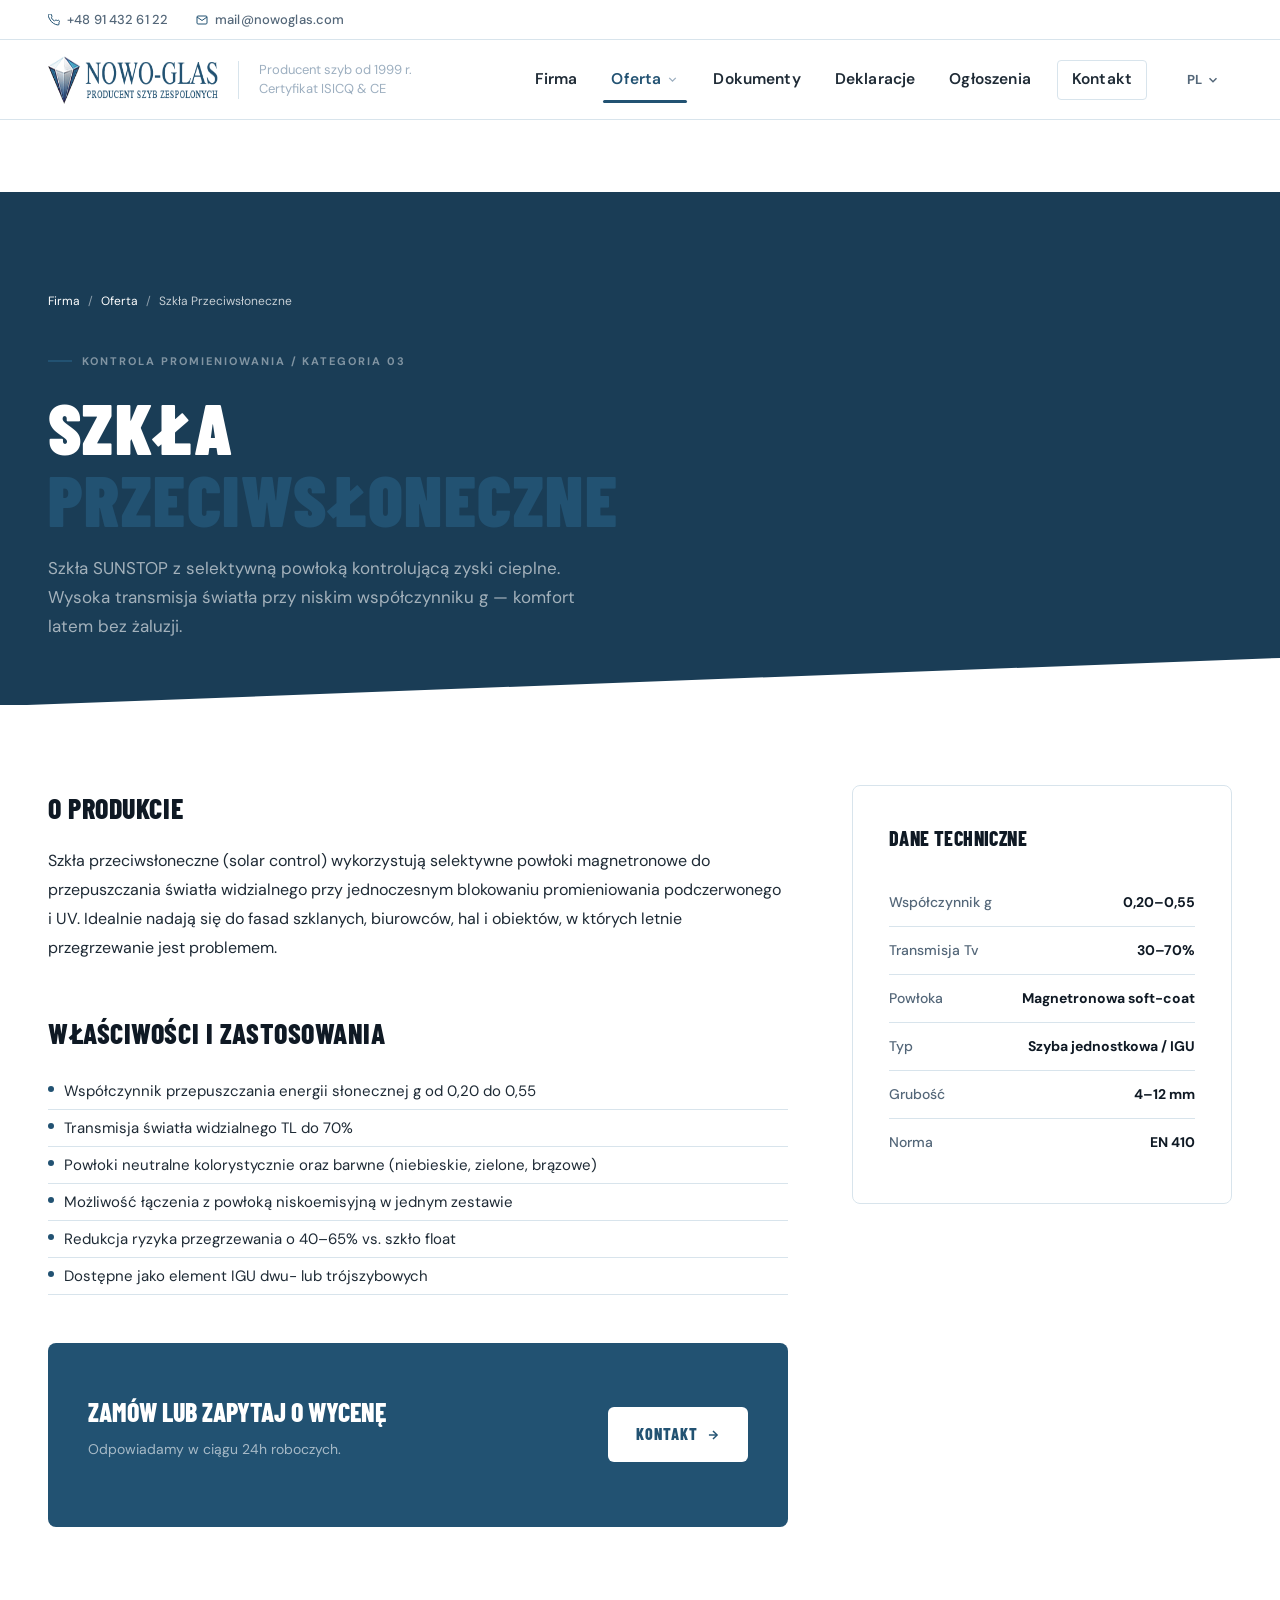
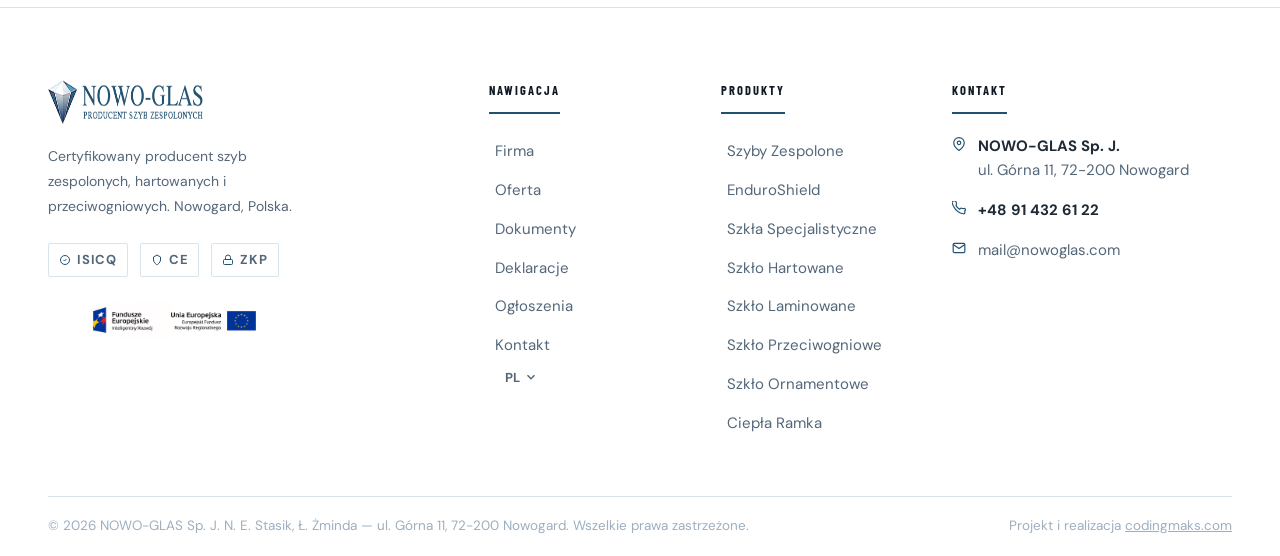
<file: pages/oferta/szkla-specjalistyczne.html>
<!DOCTYPE html>
<html lang="pl">
<head>
  <meta charset="UTF-8">
  <meta name="viewport" content="width=device-width, initial-scale=1.0">
  <title>Szkła Przeciwsłoneczne — NOWO-GLAS Producent Szyb | Nowogard</title>
  <meta name="description" content="Szkła SUNSTOP z selektywną powłoką kontrolującą zyski cieplne. Wysoka transmisja światła przy niskim współczynniku g — komfort latem bez żaluzji.">
  <link rel="canonical" href="https://www.nowoglas.com/oferta/szkla-specjalistyczne.html">
  <link rel="preconnect" href="https://fonts.googleapis.com">
  <link rel="preconnect" href="https://fonts.gstatic.com" crossorigin>
  <link href="https://fonts.googleapis.com/css2?family=Barlow+Condensed:wght@700;800;900&family=DM+Sans:ital,opsz,wght@0,9..40,300;0,9..40,400;0,9..40,500;0,9..40,600;0,9..40,700;1,9..40,400&display=swap" rel="stylesheet">
  <link rel="stylesheet" href="../../css/style.css">
  <link rel="icon" type="image/svg+xml" href="../../img/favicon.svg">
  <style>
  .page-hero{background:var(--blue-dark);padding:100px 0 64px;margin-top:72px}
  .page-hero__overline{display:inline-flex;align-items:center;gap:10px;font-size:11px;font-weight:700;letter-spacing:.18em;text-transform:uppercase;color:rgba(255,255,255,.45);margin-bottom:20px}
  .page-hero__overline::before{content:'';width:24px;height:2px;background:var(--blue)}
  .page-hero__title{font-family:'Barlow Condensed',sans-serif;font-size:clamp(40px,6vw,72px);font-weight:900;line-height:1;color:var(--white);text-transform:uppercase;letter-spacing:.02em;margin-bottom:20px}
  .page-hero__title em{color:var(--blue);font-style:normal}
  .page-hero__lead{font-size:17px;color:rgba(255,255,255,.6);line-height:1.7;max-width:560px}
  .breadcrumb{display:flex;align-items:center;gap:8px;font-size:12px;color:rgba(255, 255, 255, 0.9);margin-bottom:32px}
  .breadcrumb a{color:rgba(255, 255, 255, 1);text-decoration:none}
  .breadcrumb__sep{color:rgba(255, 255, 255, 0.5)}
  .prod-layout{display:grid;grid-template-columns:1fr 380px;gap:64px;padding:80px 0}
  .prod-specs{background:var(--white);border:1px solid var(--border);border-radius:8px;padding:36px;position:sticky;top:100px;align-self:start}
  .prod-specs__title{font-family:'Barlow Condensed',sans-serif;font-size:20px;font-weight:800;text-transform:uppercase;color:var(--text-900);letter-spacing:.02em;margin-bottom:24px}
  .spec-row{display:flex;justify-content:space-between;align-items:flex-start;gap:12px;padding:12px 0;border-bottom:1px solid var(--border);font-size:14px}
  .spec-row:last-child{border-bottom:none}
  .spec-key{color:var(--text-500);font-weight:500}
  .spec-val{color:var(--text-900);font-weight:700;text-align:right}
  .prod-section-title{font-family:'Barlow Condensed',sans-serif;font-size:28px;font-weight:800;text-transform:uppercase;color:var(--text-900);letter-spacing:.02em;margin-bottom:16px;margin-top:48px}
  .prod-section-title:first-child{margin-top:0}
  .prod-body p{font-size:16px;line-height:1.8;color:var(--text-700);margin-bottom:16px}
  .prod-list{list-style:none;padding:0;margin:0 0 24px 0}
  .prod-list li{display:flex;align-items:flex-start;gap:10px;font-size:15px;line-height:1.6;color:var(--text-700);padding:6px 0;border-bottom:1px solid var(--border)}
  .prod-list li::before{content:'';width:6px;height:6px;border-radius:50%;background:var(--blue);flex-shrink:0;margin-top:7px}
  .prod-cta{background:var(--blue);padding:48px 40px;border-radius:8px;display:flex;align-items:center;justify-content:space-between;gap:24px;flex-wrap:wrap;margin-top:48px}
  .prod-cta h3{font-family:'Barlow Condensed',sans-serif;font-size:26px;font-weight:800;color:var(--white);text-transform:uppercase;margin-bottom:4px}
  .prod-cta p{font-size:14px;color:rgba(255,255,255,.6)}
  .prod-cta .btn-white{background:var(--white);color:var(--blue);border:none;padding:14px 28px;border-radius:6px;font-family:'Barlow Condensed',sans-serif;font-size:16px;font-weight:800;text-transform:uppercase;text-decoration:none;display:inline-flex;align-items:center;gap:8px;letter-spacing:.06em;transition:background .15s}
  @media(max-width:960px){.prod-layout{grid-template-columns:1fr}.prod-specs{position:static}}
</style>
</head>
<body>
<div class="topbar"><div class="topbar__inner"><div class="topbar__left">
  <a href="tel:+48914326122" class="topbar__item"><svg viewBox="0 0 24 24" fill="none" stroke="currentColor" stroke-width="2"><path d="M22 16.92v3a2 2 0 01-2.18 2 19.79 19.79 0 01-8.63-3.07A19.5 19.5 0 013.07 9.81 19.79 19.79 0 01.02 1.18 2 2 0 012 0h3a2 2 0 012 1.72c.127.96.361 1.903.7 2.81a2 2 0 01-.45 2.11L6.91 7.91a16 16 0 006.16 6.16l1.27-1.27a2 2 0 012.11-.45c.907.339 1.85.573 2.81.7A2 2 0 0122 16.92z"/></svg>+48 91 432 61 22</a>
  <a href="mailto:mail@nowoglas.com" class="topbar__item"><svg viewBox="0 0 24 24" fill="none" stroke="currentColor" stroke-width="2"><path d="M4 4h16c1.1 0 2 .9 2 2v12c0 1.1-.9 2-2 2H4c-1.1 0-2-.9-2-2V6c0-1.1.9-2 2-2z"/><polyline points="22,6 12,13 2,6"/></svg>mail@nowoglas.com</a>
</div></div></div>
<header class="navbar" id="navbar" role="banner">
  <div class="navbar__inner">
    <a href="../../index.html" class="navbar__brand"><img src="../../img/logo_nowoglass.png" alt="NOWO-GLAS" width="170" height="48"><span class="navbar__tagline">Producent szyb od 1999 r.<br>Certyfikat ISICQ &amp; CE</span></a>
    <nav class="navbar__nav" role="navigation">
      <a href="../../index.html" class="navbar__link">Firma</a>
      <div class="navbar__item">
        <a href="../oferta.html" class="navbar__link active">Oferta<svg viewBox="0 0 24 24" fill="none" stroke="currentColor" stroke-width="2.5" aria-hidden="true"><polyline points="6 9 12 15 18 9"/></svg></a>
        <div class="dropdown" role="menu">
          <div class="dropdown__title">Produkty NOWO-GLAS Sp. J.</div>
          <div class="dropdown__cols">
            <div>
              <a href="../oferta/szyby-zespolone.html" class="dropdown__link">Szyby Zespolone THERMO</a>
              <a href="../oferta/enduroshield.html" class="dropdown__link">Powłoka EnduroShield</a>
              <a href="../oferta/szkla-specjalistyczne.html" class="dropdown__link">Szkła Przeciwsłoneczne</a>
              <a href="../oferta/szklo-ornamentowe.html" class="dropdown__link">Szkło Ornamentowe</a>
              <a href="../oferta/ciepla-ramka.html" class="dropdown__link">Ciepła Ramka TGI</a>
            </div>
            <div>
              <a href="../oferta/szklo-hartowane.html" class="dropdown__link">Szkło Hartowane SECURIT</a>
              <a href="../oferta/szklo-laminowane.html" class="dropdown__link">Szkło Laminowane SAFE</a>
              <a href="../oferta/szklo-przeciwogniowe.html" class="dropdown__link">Szkło Przeciwogniowe EI</a>
            </div>
          </div>
        </div>
      </div>
      <a href="../dokumenty.html" class="navbar__link">Dokumenty</a>
      <a href="../deklaracje.html" class="navbar__link">Deklaracje</a>
      <a href="../ogloszenia.html" class="navbar__link">Ogłoszenia</a>
      <a href="../kontakt.html" class="navbar__link navbar__link--contact">Kontakt</a>
    </nav>
    <div class="navbar__langs" aria-label="Wybór języka">
      <button class="navbar__lang-current" aria-haspopup="true" aria-expanded="false" aria-controls="lang-menu">
        PL <svg viewBox="0 0 24 24" fill="none" stroke="currentColor" stroke-width="2.5"><polyline points="6 9 12 15 18 9"/></svg>
      </button>
      <div class="navbar__lang-dropdown" id="lang-menu" role="menu">
        <a href="../../index.html" role="menuitem" class="navbar__lang active" hreflang="pl">PL</a>
        <a href="../../de/index.html" role="menuitem" class="navbar__lang" hreflang="de">DE</a>
        <a href="../../en/index.html" role="menuitem" class="navbar__lang" hreflang="en">EN</a>
      </div>
    </div>
    <button class="navbar__hamburger" id="hamburger-btn" aria-label="Otwórz menu" aria-expanded="false"><span></span><span></span><span></span></button>
  </div>
</header>
<div class="mobile-panel__overlay" id="mobile-overlay" aria-hidden="true"></div>
<nav class="mobile-panel" id="mobile-panel" aria-hidden="true">
  <div class="mobile-panel__close"><img src="../../img/logo_nowoglass.png" alt="NOWO-GLAS" height="34"><button id="mobile-close-btn">✕</button></div>
  <div class="mobile-panel__nav">
    <a href="../../index.html" class="mobile-panel__link">Firma</a>
    <button class="mobile-panel__acc-btn" class="mobile-panel__acc-btn open" id="mob-oferta-btn" aria-expanded="true">Oferta<svg viewBox="0 0 24 24" fill="none" stroke="currentColor" stroke-width="2.5" width="16" height="16"><polyline points="6 9 12 15 18 9"/></svg></button>
    <div class="mobile-panel__acc-content open" id="mob-oferta-content">
      <a href="../oferta/szyby-zespolone.html" class="mobile-panel__sub-link">Szyby Zespolone</a>
      <a href="../oferta/szklo-hartowane.html" class="mobile-panel__sub-link">Szkło Hartowane</a>
      <a href="../oferta/szklo-laminowane.html" class="mobile-panel__sub-link">Szkło Laminowane</a>
      <a href="../oferta/szklo-przeciwogniowe.html" class="mobile-panel__sub-link">Szkło Przeciwogniowe</a>
    </div>
    <a href="../dokumenty.html" class="mobile-panel__link">Dokumenty</a>
    <a href="../deklaracje.html" class="mobile-panel__link">Deklaracje</a>
    <a href="../ogloszenia.html" class="mobile-panel__link">Ogłoszenia</a>
    <a href="../kontakt.html" class="mobile-panel__link" style="color:var(--blue);font-weight:700;">Kontakt</a>
  </div>
</nav>
<main>
  <section class="page-hero">
    <div class="container">
      <nav class="breadcrumb"><a href="../../index.html">Firma</a><span class="breadcrumb__sep">/</span><a href="../oferta.html">Oferta</a><span class="breadcrumb__sep">/</span><span>Szkła Przeciwsłoneczne</span></nav>
      <div class="page-hero__overline">Kontrola promieniowania / Kategoria 03</div>
      <h1 class="page-hero__title">Szkła<br><em>Przeciwsłoneczne</em></h1>
      <p class="page-hero__lead">Szkła SUNSTOP z selektywną powłoką kontrolującą zyski cieplne. Wysoka transmisja światła przy niskim współczynniku g — komfort latem bez żaluzji.</p>
    </div>
  </section>

  <section aria-label="Szczegóły produktu">
    <div class="container">
      <div class="prod-layout">
        <div class="prod-body">
          <div class="prod-section-title">O produkcie</div>
          <p>Szkła przeciwsłoneczne (solar control) wykorzystują selektywne powłoki magnetronowe do przepuszczania światła widzialnego przy jednoczesnym blokowaniu promieniowania podczerwonego i UV. Idealnie nadają się do fasad szklanych, biurowców, hal i obiektów, w których letnie przegrzewanie jest problemem.</p>
          <div class="prod-section-title">Właściwości i zastosowania</div>
          <ul class="prod-list"><li>Współczynnik przepuszczania energii słonecznej g od 0,20 do 0,55</li>
<li>Transmisja światła widzialnego TL do 70%</li>
<li>Powłoki neutralne kolorystycznie oraz barwne (niebieskie, zielone, brązowe)</li>
<li>Możliwość łączenia z powłoką niskoemisyjną w jednym zestawie</li>
<li>Redukcja ryzyka przegrzewania o 40–65% vs. szkło float</li>
<li>Dostępne jako element IGU dwu- lub trójszybowych</li></ul>
          <div class="prod-cta">
            <div>
              <h3>Zamów lub zapytaj o wycenę</h3>
              <p>Odpowiadamy w ciągu 24h roboczych.</p>
            </div>
            <a href="../kontakt.html" class="btn-white">Kontakt <svg viewBox="0 0 24 24" fill="none" stroke="currentColor" stroke-width="2.5" width="14" height="14"><line x1="5" y1="12" x2="19" y2="12"/><polyline points="12 5 19 12 12 19"/></svg></a>
          </div>
        </div>
        <div>
          <div class="prod-specs">
            <div class="prod-specs__title">Dane techniczne</div>
            <div class="spec-row"><span class="spec-key">Współczynnik g</span><span class="spec-val">0,20–0,55</span></div>
<div class="spec-row"><span class="spec-key">Transmisja Tv</span><span class="spec-val">30–70%</span></div>
<div class="spec-row"><span class="spec-key">Powłoka</span><span class="spec-val">Magnetronowa soft-coat</span></div>
<div class="spec-row"><span class="spec-key">Typ</span><span class="spec-val">Szyba jednostkowa / IGU</span></div>
<div class="spec-row"><span class="spec-key">Grubość</span><span class="spec-val">4–12 mm</span></div>
<div class="spec-row"><span class="spec-key">Norma</span><span class="spec-val">EN 410</span></div>
          </div>
        </div>
      </div>
    </div>
  </section>
</main>
<footer class="footer" role="contentinfo">
  <div class="container">
    <div class="footer__grid">
      <div class="footer__brand">
        <img src="../../img/logo_nowoglass.png" alt="NOWO-GLAS Sp. J." width="155" height="44" class="logo">
        <p>Certyfikowany producent szyb zespolonych, hartowanych i przeciwogniowych. Nowogard, Polska.</p>
        <div class="footer__badges">
          <div class="footer__badge"><svg viewBox="0 0 24 24" fill="none" stroke="currentColor" stroke-width="2"><circle cx="12" cy="12" r="9"/><path d="M9 12l2 2 4-4"/></svg>ISICQ</div>
          <div class="footer__badge"><svg viewBox="0 0 24 24" fill="none" stroke="currentColor" stroke-width="2"><path d="M12 2l7 4v6c0 5-7 10-7 10S5 17 5 12V6z"/></svg>CE</div>
          <div class="footer__badge"><svg viewBox="0 0 24 24" fill="none" stroke="currentColor" stroke-width="2"><rect x="3" y="11" width="18" height="10" rx="2"/><path d="M7 11V7a5 5 0 0110 0v4"/></svg>ZKP</div>
        </div>
        <img src="../../img/FE_UE.png" alt="Projekt współfinansowany z UE" class="ue">
      </div>
      <div>
        <div class="footer__col-heading">Nawigacja</div>
        <nav class="footer__nav"><a href="../../index.html">Firma</a><a href="../oferta.html">Oferta</a><a href="../dokumenty.html">Dokumenty</a><a href="../deklaracje.html">Deklaracje</a><a href="../ogloszenia.html">Ogłoszenia</a><a href="../kontakt.html">Kontakt</a></nav>
    <div class="navbar__langs" aria-label="Wybór języka">
      <button class="navbar__lang-current" aria-haspopup="true" aria-expanded="false" aria-controls="lang-menu">
        PL <svg viewBox="0 0 24 24" fill="none" stroke="currentColor" stroke-width="2.5"><polyline points="6 9 12 15 18 9"/></svg>
      </button>
      <div class="navbar__lang-dropdown" id="lang-menu" role="menu">
        <a href="../../index.html" role="menuitem" class="navbar__lang active" hreflang="pl">PL</a>
        <a href="../../de/index.html" role="menuitem" class="navbar__lang" hreflang="de">DE</a>
        <a href="../../en/index.html" role="menuitem" class="navbar__lang" hreflang="en">EN</a>
      </div>
    </div>
      </div>
      <div>
        <div class="footer__col-heading">Produkty</div>
        <nav class="footer__nav"><a href="../oferta/szyby-zespolone.html">Szyby Zespolone</a><a href="../oferta/enduroshield.html">EnduroShield</a><a href="../oferta/szkla-specjalistyczne.html">Szkła Specjalistyczne</a><a href="../oferta/szklo-hartowane.html">Szkło Hartowane</a><a href="../oferta/szklo-laminowane.html">Szkło Laminowane</a><a href="../oferta/szklo-przeciwogniowe.html">Szkło Przeciwogniowe</a><a href="../oferta/szklo-ornamentowe.html">Szkło Ornamentowe</a><a href="../oferta/ciepla-ramka.html">Ciepła Ramka</a></nav>
      </div>
      <div>
        <div class="footer__col-heading">Kontakt</div>
        <address style="font-style:normal;">
          <div class="footer__contact-item"><svg viewBox="0 0 24 24" fill="none" stroke="currentColor" stroke-width="2"><path d="M21 10c0 7-9 13-9 13s-9-6-9-13a9 9 0 0118 0z"/><circle cx="12" cy="10" r="3"/></svg><span><strong>NOWO-GLAS Sp. J.</strong><br>ul. Górna 11, 72-200 Nowogard</span></div>
          <div class="footer__contact-item"><svg viewBox="0 0 24 24" fill="none" stroke="currentColor" stroke-width="2"><path d="M22 16.92v3a2 2 0 01-2.18 2 19.79 19.79 0 01-8.63-3.07A19.5 19.5 0 013.07 9.81 19.79 19.79 0 01.02 1.18 2 2 0 012 0h3a2 2 0 012 1.72c.127.96.361 1.903.7 2.81a2 2 0 01-.45 2.11L6.91 7.91a16 16 0 006.16 6.16l1.27-1.27a2 2 0 012.11-.45c.907.339 1.85.573 2.81.7A2 2 0 0122 16.92z"/></svg><a href="tel:+48914326122"><strong>+48 91 432 61 22</strong></a></div>
          <div class="footer__contact-item"><svg viewBox="0 0 24 24" fill="none" stroke="currentColor" stroke-width="2"><path d="M4 4h16c1.1 0 2 .9 2 2v12c0 1.1-.9 2-2 2H4c-1.1 0-2-.9-2-2V6c0-1.1.9-2 2-2z"/><polyline points="22,6 12,13 2,6"/></svg><a href="mailto:mail@nowoglas.com">mail@nowoglas.com</a></div>
        </address>
      </div>
    </div>
    <div class="footer__bottom">
      <span>© 2026 NOWO-GLAS Sp. J. N. E. Stasik, Ł. Żminda — ul. Górna 11, 72-200 Nowogard. Wszelkie prawa zastrzeżone.</span><span>Projekt i realizacja <a href="https://codingmaks.com" target="_blank" style="color:inherit; text-decoration:underline;">codingmaks.com</a></span></div>
      
    </div>
  </div>
</footer>
<script src="../../js/nav.js" defer></script>
</body>
</html>
</file>
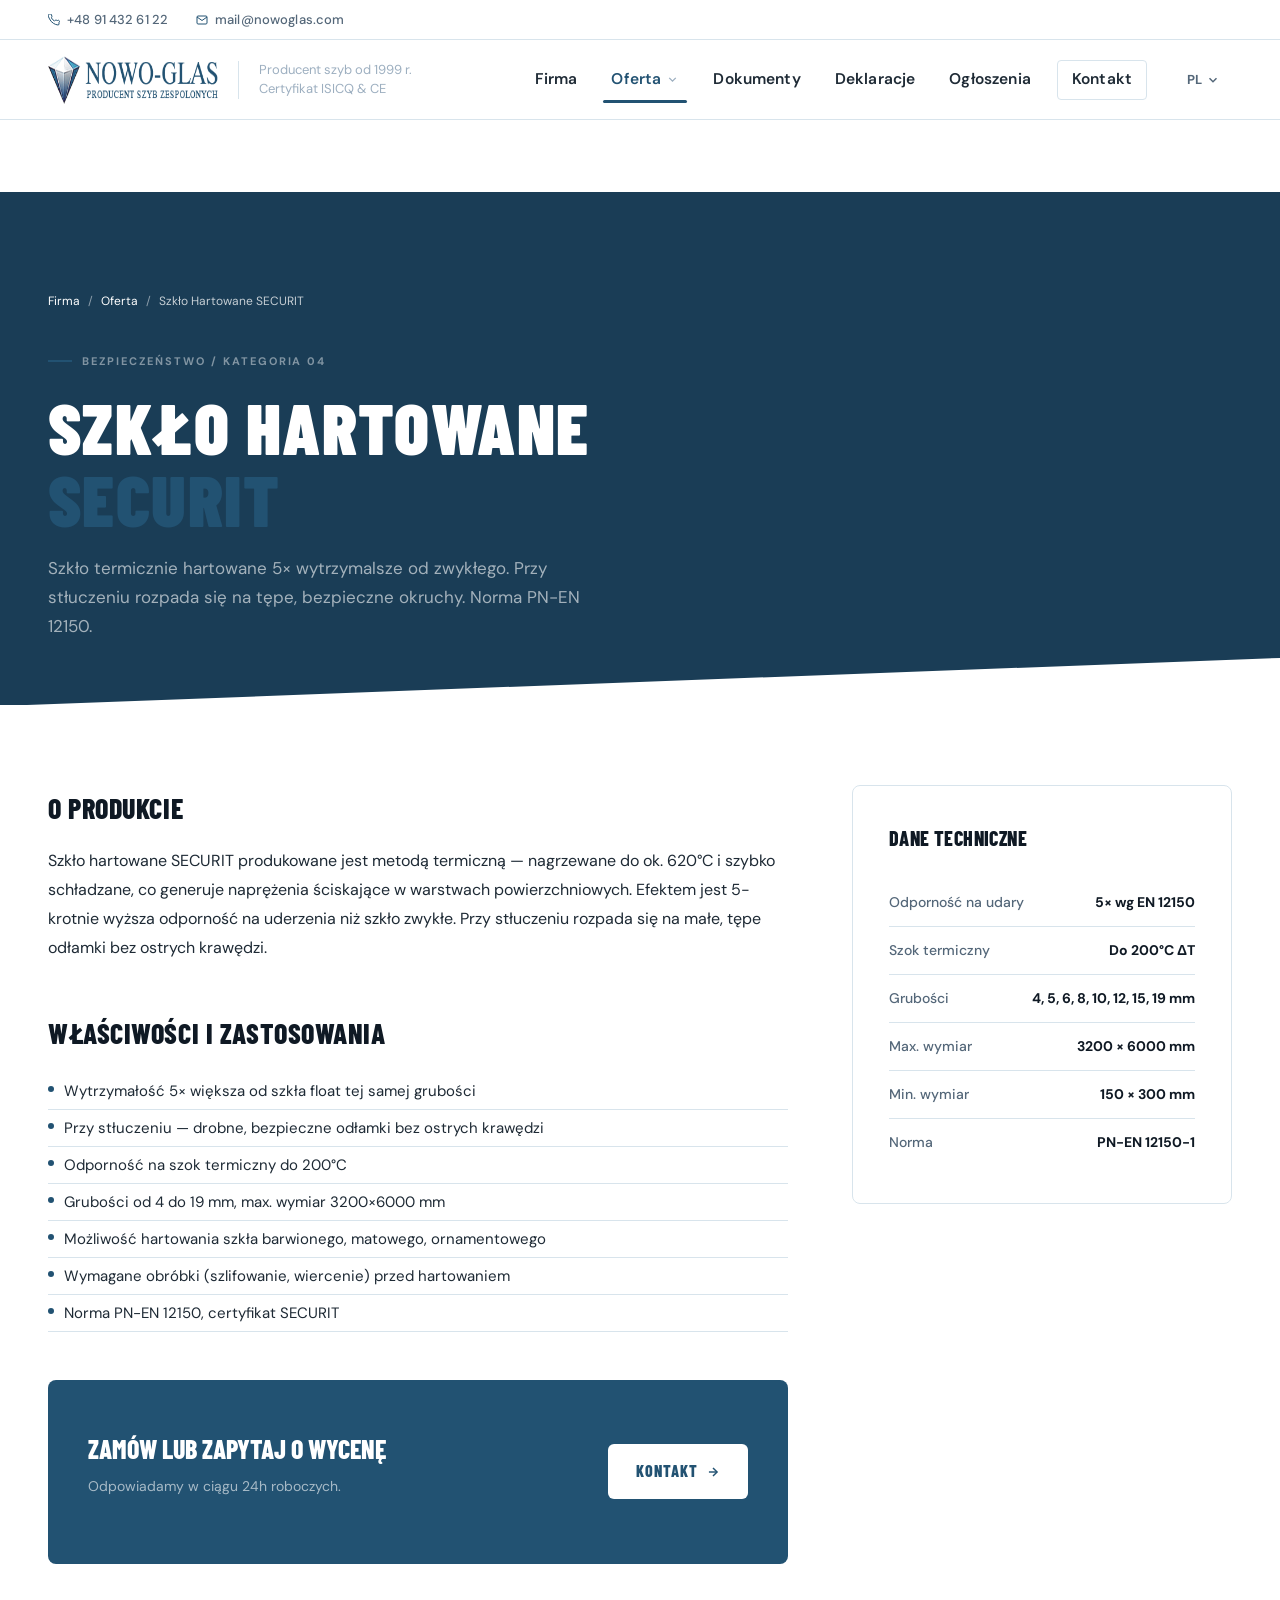
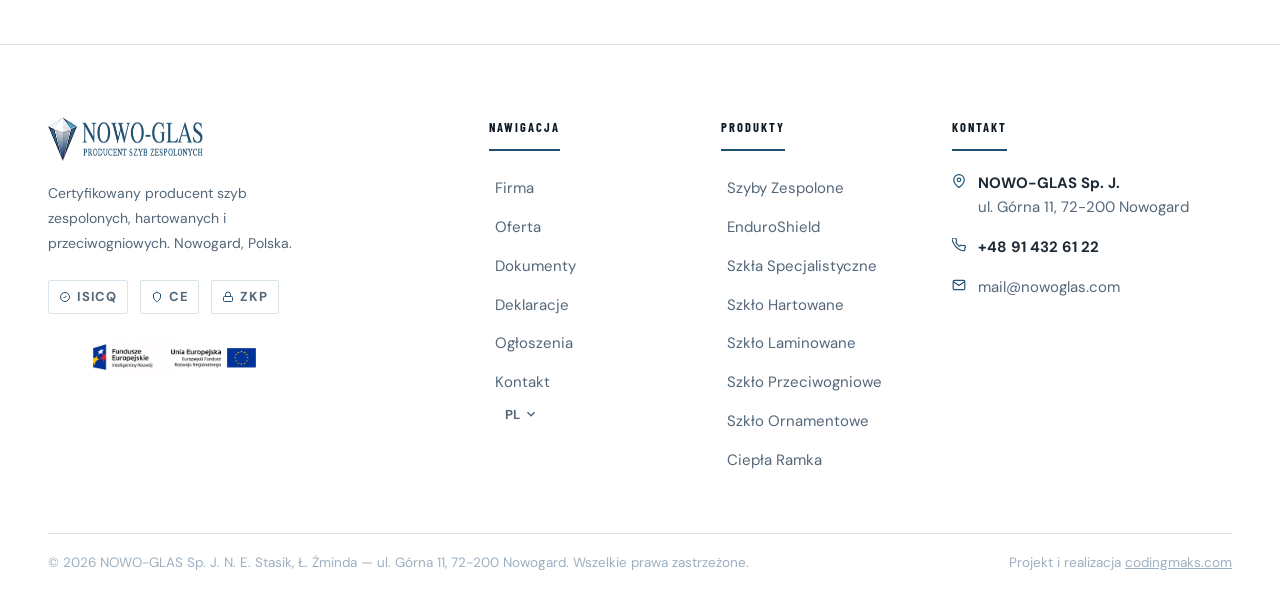
<file: pages/oferta/szklo-hartowane.html>
<!DOCTYPE html>
<html lang="pl">
<head>
  <meta charset="UTF-8">
  <meta name="viewport" content="width=device-width, initial-scale=1.0">
  <title>Szkło Hartowane SECURIT — NOWO-GLAS Producent Szyb | Nowogard</title>
  <meta name="description" content="Szkło termicznie hartowane 5× wytrzymalsze od zwykłego. Przy stłuczeniu rozpada się na tępe, bezpieczne okruchy. Norma PN-EN 12150.">
  <link rel="canonical" href="https://www.nowoglas.com/oferta/szklo-hartowane.html">
  <link rel="preconnect" href="https://fonts.googleapis.com">
  <link rel="preconnect" href="https://fonts.gstatic.com" crossorigin>
  <link href="https://fonts.googleapis.com/css2?family=Barlow+Condensed:wght@700;800;900&family=DM+Sans:ital,opsz,wght@0,9..40,300;0,9..40,400;0,9..40,500;0,9..40,600;0,9..40,700;1,9..40,400&display=swap" rel="stylesheet">
  <link rel="stylesheet" href="../../css/style.css">
  <link rel="icon" type="image/svg+xml" href="../../img/favicon.svg">
  <style>
  .page-hero{background:var(--blue-dark);padding:100px 0 64px;margin-top:72px}
  .page-hero__overline{display:inline-flex;align-items:center;gap:10px;font-size:11px;font-weight:700;letter-spacing:.18em;text-transform:uppercase;color:rgba(255,255,255,.45);margin-bottom:20px}
  .page-hero__overline::before{content:'';width:24px;height:2px;background:var(--blue)}
  .page-hero__title{font-family:'Barlow Condensed',sans-serif;font-size:clamp(40px,6vw,72px);font-weight:900;line-height:1;color:var(--white);text-transform:uppercase;letter-spacing:.02em;margin-bottom:20px}
  .page-hero__title em{color:var(--blue);font-style:normal}
  .page-hero__lead{font-size:17px;color:rgba(255,255,255,.6);line-height:1.7;max-width:560px}
  .breadcrumb{display:flex;align-items:center;gap:8px;font-size:12px;color:rgba(255, 255, 255, 0.9);margin-bottom:32px}
  .breadcrumb a{color:rgba(255, 255, 255, 1);text-decoration:none}
  .breadcrumb__sep{color:rgba(255, 255, 255, 0.5)}
  .prod-layout{display:grid;grid-template-columns:1fr 380px;gap:64px;padding:80px 0}
  .prod-specs{background:var(--white);border:1px solid var(--border);border-radius:8px;padding:36px;position:sticky;top:100px;align-self:start}
  .prod-specs__title{font-family:'Barlow Condensed',sans-serif;font-size:20px;font-weight:800;text-transform:uppercase;color:var(--text-900);letter-spacing:.02em;margin-bottom:24px}
  .spec-row{display:flex;justify-content:space-between;align-items:flex-start;gap:12px;padding:12px 0;border-bottom:1px solid var(--border);font-size:14px}
  .spec-row:last-child{border-bottom:none}
  .spec-key{color:var(--text-500);font-weight:500}
  .spec-val{color:var(--text-900);font-weight:700;text-align:right}
  .prod-section-title{font-family:'Barlow Condensed',sans-serif;font-size:28px;font-weight:800;text-transform:uppercase;color:var(--text-900);letter-spacing:.02em;margin-bottom:16px;margin-top:48px}
  .prod-section-title:first-child{margin-top:0}
  .prod-body p{font-size:16px;line-height:1.8;color:var(--text-700);margin-bottom:16px}
  .prod-list{list-style:none;padding:0;margin:0 0 24px 0}
  .prod-list li{display:flex;align-items:flex-start;gap:10px;font-size:15px;line-height:1.6;color:var(--text-700);padding:6px 0;border-bottom:1px solid var(--border)}
  .prod-list li::before{content:'';width:6px;height:6px;border-radius:50%;background:var(--blue);flex-shrink:0;margin-top:7px}
  .prod-cta{background:var(--blue);padding:48px 40px;border-radius:8px;display:flex;align-items:center;justify-content:space-between;gap:24px;flex-wrap:wrap;margin-top:48px}
  .prod-cta h3{font-family:'Barlow Condensed',sans-serif;font-size:26px;font-weight:800;color:var(--white);text-transform:uppercase;margin-bottom:4px}
  .prod-cta p{font-size:14px;color:rgba(255,255,255,.6)}
  .prod-cta .btn-white{background:var(--white);color:var(--blue);border:none;padding:14px 28px;border-radius:6px;font-family:'Barlow Condensed',sans-serif;font-size:16px;font-weight:800;text-transform:uppercase;text-decoration:none;display:inline-flex;align-items:center;gap:8px;letter-spacing:.06em;transition:background .15s}
  @media(max-width:960px){.prod-layout{grid-template-columns:1fr}.prod-specs{position:static}}
</style>
</head>
<body>
<div class="topbar"><div class="topbar__inner"><div class="topbar__left">
  <a href="tel:+48914326122" class="topbar__item"><svg viewBox="0 0 24 24" fill="none" stroke="currentColor" stroke-width="2"><path d="M22 16.92v3a2 2 0 01-2.18 2 19.79 19.79 0 01-8.63-3.07A19.5 19.5 0 013.07 9.81 19.79 19.79 0 01.02 1.18 2 2 0 012 0h3a2 2 0 012 1.72c.127.96.361 1.903.7 2.81a2 2 0 01-.45 2.11L6.91 7.91a16 16 0 006.16 6.16l1.27-1.27a2 2 0 012.11-.45c.907.339 1.85.573 2.81.7A2 2 0 0122 16.92z"/></svg>+48 91 432 61 22</a>
  <a href="mailto:mail@nowoglas.com" class="topbar__item"><svg viewBox="0 0 24 24" fill="none" stroke="currentColor" stroke-width="2"><path d="M4 4h16c1.1 0 2 .9 2 2v12c0 1.1-.9 2-2 2H4c-1.1 0-2-.9-2-2V6c0-1.1.9-2 2-2z"/><polyline points="22,6 12,13 2,6"/></svg>mail@nowoglas.com</a>
</div></div></div>
<header class="navbar" id="navbar" role="banner">
  <div class="navbar__inner">
    <a href="../../index.html" class="navbar__brand"><img src="../../img/logo_nowoglass.png" alt="NOWO-GLAS" width="170" height="48"><span class="navbar__tagline">Producent szyb od 1999 r.<br>Certyfikat ISICQ &amp; CE</span></a>
    <nav class="navbar__nav" role="navigation">
      <a href="../../index.html" class="navbar__link">Firma</a>
      <div class="navbar__item">
        <a href="../oferta.html" class="navbar__link active">Oferta<svg viewBox="0 0 24 24" fill="none" stroke="currentColor" stroke-width="2.5" aria-hidden="true"><polyline points="6 9 12 15 18 9"/></svg></a>
        <div class="dropdown" role="menu">
          <div class="dropdown__title">Produkty NOWO-GLAS Sp. J.</div>
          <div class="dropdown__cols">
            <div>
              <a href="../oferta/szyby-zespolone.html" class="dropdown__link">Szyby Zespolone THERMO</a>
              <a href="../oferta/enduroshield.html" class="dropdown__link">Powłoka EnduroShield</a>
              <a href="../oferta/szkla-specjalistyczne.html" class="dropdown__link">Szkła Przeciwsłoneczne</a>
              <a href="../oferta/szklo-ornamentowe.html" class="dropdown__link">Szkło Ornamentowe</a>
              <a href="../oferta/ciepla-ramka.html" class="dropdown__link">Ciepła Ramka TGI</a>
            </div>
            <div>
              <a href="../oferta/szklo-hartowane.html" class="dropdown__link">Szkło Hartowane SECURIT</a>
              <a href="../oferta/szklo-laminowane.html" class="dropdown__link">Szkło Laminowane SAFE</a>
              <a href="../oferta/szklo-przeciwogniowe.html" class="dropdown__link">Szkło Przeciwogniowe EI</a>
            </div>
          </div>
        </div>
      </div>
      <a href="../dokumenty.html" class="navbar__link">Dokumenty</a>
      <a href="../deklaracje.html" class="navbar__link">Deklaracje</a>
      <a href="../ogloszenia.html" class="navbar__link">Ogłoszenia</a>
      <a href="../kontakt.html" class="navbar__link navbar__link--contact">Kontakt</a>
    </nav>
    <div class="navbar__langs" aria-label="Wybór języka">
      <button class="navbar__lang-current" aria-haspopup="true" aria-expanded="false" aria-controls="lang-menu">
        PL <svg viewBox="0 0 24 24" fill="none" stroke="currentColor" stroke-width="2.5"><polyline points="6 9 12 15 18 9"/></svg>
      </button>
      <div class="navbar__lang-dropdown" id="lang-menu" role="menu">
        <a href="../../index.html" role="menuitem" class="navbar__lang active" hreflang="pl">PL</a>
        <a href="../../de/index.html" role="menuitem" class="navbar__lang" hreflang="de">DE</a>
        <a href="../../en/index.html" role="menuitem" class="navbar__lang" hreflang="en">EN</a>
      </div>
    </div>
    <button class="navbar__hamburger" id="hamburger-btn" aria-label="Otwórz menu" aria-expanded="false"><span></span><span></span><span></span></button>
  </div>
</header>
<div class="mobile-panel__overlay" id="mobile-overlay" aria-hidden="true"></div>
<nav class="mobile-panel" id="mobile-panel" aria-hidden="true">
  <div class="mobile-panel__close"><img src="../../img/logo_nowoglass.png" alt="NOWO-GLAS" height="34"><button id="mobile-close-btn">✕</button></div>
  <div class="mobile-panel__nav">
    <a href="../../index.html" class="mobile-panel__link">Firma</a>
    <button class="mobile-panel__acc-btn" class="mobile-panel__acc-btn open" id="mob-oferta-btn" aria-expanded="true">Oferta<svg viewBox="0 0 24 24" fill="none" stroke="currentColor" stroke-width="2.5" width="16" height="16"><polyline points="6 9 12 15 18 9"/></svg></button>
    <div class="mobile-panel__acc-content open" id="mob-oferta-content">
      <a href="../oferta/szyby-zespolone.html" class="mobile-panel__sub-link">Szyby Zespolone</a>
      <a href="../oferta/szklo-hartowane.html" class="mobile-panel__sub-link">Szkło Hartowane</a>
      <a href="../oferta/szklo-laminowane.html" class="mobile-panel__sub-link">Szkło Laminowane</a>
      <a href="../oferta/szklo-przeciwogniowe.html" class="mobile-panel__sub-link">Szkło Przeciwogniowe</a>
    </div>
    <a href="../dokumenty.html" class="mobile-panel__link">Dokumenty</a>
    <a href="../deklaracje.html" class="mobile-panel__link">Deklaracje</a>
    <a href="../ogloszenia.html" class="mobile-panel__link">Ogłoszenia</a>
    <a href="../kontakt.html" class="mobile-panel__link" style="color:var(--blue);font-weight:700;">Kontakt</a>
  </div>
</nav>
<main>
  <section class="page-hero">
    <div class="container">
      <nav class="breadcrumb"><a href="../../index.html">Firma</a><span class="breadcrumb__sep">/</span><a href="../oferta.html">Oferta</a><span class="breadcrumb__sep">/</span><span>Szkło Hartowane SECURIT</span></nav>
      <div class="page-hero__overline">Bezpieczeństwo / Kategoria 04</div>
      <h1 class="page-hero__title">Szkło Hartowane<br><em>SECURIT</em></h1>
      <p class="page-hero__lead">Szkło termicznie hartowane 5× wytrzymalsze od zwykłego. Przy stłuczeniu rozpada się na tępe, bezpieczne okruchy. Norma PN-EN 12150.</p>
    </div>
  </section>

  <section aria-label="Szczegóły produktu">
    <div class="container">
      <div class="prod-layout">
        <div class="prod-body">
          <div class="prod-section-title">O produkcie</div>
          <p>Szkło hartowane SECURIT produkowane jest metodą termiczną — nagrzewane do ok. 620°C i szybko schładzane, co generuje naprężenia ściskające w warstwach powierzchniowych. Efektem jest 5-krotnie wyższa odporność na uderzenia niż szkło zwykłe. Przy stłuczeniu rozpada się na małe, tępe odłamki bez ostrych krawędzi.</p>
          <div class="prod-section-title">Właściwości i zastosowania</div>
          <ul class="prod-list"><li>Wytrzymałość 5× większa od szkła float tej samej grubości</li>
<li>Przy stłuczeniu — drobne, bezpieczne odłamki bez ostrych krawędzi</li>
<li>Odporność na szok termiczny do 200°C</li>
<li>Grubości od 4 do 19 mm, max. wymiar 3200×6000 mm</li>
<li>Możliwość hartowania szkła barwionego, matowego, ornamentowego</li>
<li>Wymagane obróbki (szlifowanie, wiercenie) przed hartowaniem</li>
<li>Norma PN-EN 12150, certyfikat SECURIT</li></ul>
          <div class="prod-cta">
            <div>
              <h3>Zamów lub zapytaj o wycenę</h3>
              <p>Odpowiadamy w ciągu 24h roboczych.</p>
            </div>
            <a href="../kontakt.html" class="btn-white">Kontakt <svg viewBox="0 0 24 24" fill="none" stroke="currentColor" stroke-width="2.5" width="14" height="14"><line x1="5" y1="12" x2="19" y2="12"/><polyline points="12 5 19 12 12 19"/></svg></a>
          </div>
        </div>
        <div>
          <div class="prod-specs">
            <div class="prod-specs__title">Dane techniczne</div>
            <div class="spec-row"><span class="spec-key">Odporność na udary</span><span class="spec-val">5× wg EN 12150</span></div>
<div class="spec-row"><span class="spec-key">Szok termiczny</span><span class="spec-val">Do 200°C ΔT</span></div>
<div class="spec-row"><span class="spec-key">Grubości</span><span class="spec-val">4, 5, 6, 8, 10, 12, 15, 19 mm</span></div>
<div class="spec-row"><span class="spec-key">Max. wymiar</span><span class="spec-val">3200 × 6000 mm</span></div>
<div class="spec-row"><span class="spec-key">Min. wymiar</span><span class="spec-val">150 × 300 mm</span></div>
<div class="spec-row"><span class="spec-key">Norma</span><span class="spec-val">PN-EN 12150-1</span></div>
          </div>
        </div>
      </div>
    </div>
  </section>
</main>
<footer class="footer" role="contentinfo">
  <div class="container">
    <div class="footer__grid">
      <div class="footer__brand">
        <img src="../../img/logo_nowoglass.png" alt="NOWO-GLAS Sp. J." width="155" height="44" class="logo">
        <p>Certyfikowany producent szyb zespolonych, hartowanych i przeciwogniowych. Nowogard, Polska.</p>
        <div class="footer__badges">
          <div class="footer__badge"><svg viewBox="0 0 24 24" fill="none" stroke="currentColor" stroke-width="2"><circle cx="12" cy="12" r="9"/><path d="M9 12l2 2 4-4"/></svg>ISICQ</div>
          <div class="footer__badge"><svg viewBox="0 0 24 24" fill="none" stroke="currentColor" stroke-width="2"><path d="M12 2l7 4v6c0 5-7 10-7 10S5 17 5 12V6z"/></svg>CE</div>
          <div class="footer__badge"><svg viewBox="0 0 24 24" fill="none" stroke="currentColor" stroke-width="2"><rect x="3" y="11" width="18" height="10" rx="2"/><path d="M7 11V7a5 5 0 0110 0v4"/></svg>ZKP</div>
        </div>
        <img src="../../img/FE_UE.png" alt="Projekt współfinansowany z UE" class="ue">
      </div>
      <div>
        <div class="footer__col-heading">Nawigacja</div>
        <nav class="footer__nav"><a href="../../index.html">Firma</a><a href="../oferta.html">Oferta</a><a href="../dokumenty.html">Dokumenty</a><a href="../deklaracje.html">Deklaracje</a><a href="../ogloszenia.html">Ogłoszenia</a><a href="../kontakt.html">Kontakt</a></nav>
    <div class="navbar__langs" aria-label="Wybór języka">
      <button class="navbar__lang-current" aria-haspopup="true" aria-expanded="false" aria-controls="lang-menu">
        PL <svg viewBox="0 0 24 24" fill="none" stroke="currentColor" stroke-width="2.5"><polyline points="6 9 12 15 18 9"/></svg>
      </button>
      <div class="navbar__lang-dropdown" id="lang-menu" role="menu">
        <a href="../../index.html" role="menuitem" class="navbar__lang active" hreflang="pl">PL</a>
        <a href="../../de/index.html" role="menuitem" class="navbar__lang" hreflang="de">DE</a>
        <a href="../../en/index.html" role="menuitem" class="navbar__lang" hreflang="en">EN</a>
      </div>
    </div>
      </div>
      <div>
        <div class="footer__col-heading">Produkty</div>
        <nav class="footer__nav"><a href="../oferta/szyby-zespolone.html">Szyby Zespolone</a><a href="../oferta/enduroshield.html">EnduroShield</a><a href="../oferta/szkla-specjalistyczne.html">Szkła Specjalistyczne</a><a href="../oferta/szklo-hartowane.html">Szkło Hartowane</a><a href="../oferta/szklo-laminowane.html">Szkło Laminowane</a><a href="../oferta/szklo-przeciwogniowe.html">Szkło Przeciwogniowe</a><a href="../oferta/szklo-ornamentowe.html">Szkło Ornamentowe</a><a href="../oferta/ciepla-ramka.html">Ciepła Ramka</a></nav>
      </div>
      <div>
        <div class="footer__col-heading">Kontakt</div>
        <address style="font-style:normal;">
          <div class="footer__contact-item"><svg viewBox="0 0 24 24" fill="none" stroke="currentColor" stroke-width="2"><path d="M21 10c0 7-9 13-9 13s-9-6-9-13a9 9 0 0118 0z"/><circle cx="12" cy="10" r="3"/></svg><span><strong>NOWO-GLAS Sp. J.</strong><br>ul. Górna 11, 72-200 Nowogard</span></div>
          <div class="footer__contact-item"><svg viewBox="0 0 24 24" fill="none" stroke="currentColor" stroke-width="2"><path d="M22 16.92v3a2 2 0 01-2.18 2 19.79 19.79 0 01-8.63-3.07A19.5 19.5 0 013.07 9.81 19.79 19.79 0 01.02 1.18 2 2 0 012 0h3a2 2 0 012 1.72c.127.96.361 1.903.7 2.81a2 2 0 01-.45 2.11L6.91 7.91a16 16 0 006.16 6.16l1.27-1.27a2 2 0 012.11-.45c.907.339 1.85.573 2.81.7A2 2 0 0122 16.92z"/></svg><a href="tel:+48914326122"><strong>+48 91 432 61 22</strong></a></div>
          <div class="footer__contact-item"><svg viewBox="0 0 24 24" fill="none" stroke="currentColor" stroke-width="2"><path d="M4 4h16c1.1 0 2 .9 2 2v12c0 1.1-.9 2-2 2H4c-1.1 0-2-.9-2-2V6c0-1.1.9-2 2-2z"/><polyline points="22,6 12,13 2,6"/></svg><a href="mailto:mail@nowoglas.com">mail@nowoglas.com</a></div>
        </address>
      </div>
    </div>
    <div class="footer__bottom">
      <span>© 2026 NOWO-GLAS Sp. J. N. E. Stasik, Ł. Żminda — ul. Górna 11, 72-200 Nowogard. Wszelkie prawa zastrzeżone.</span><span>Projekt i realizacja <a href="https://codingmaks.com" target="_blank" style="color:inherit; text-decoration:underline;">codingmaks.com</a></span></div>
      
    </div>
  </div>
</footer>
<script src="../../js/nav.js" defer></script>
</body>
</html>
</file>
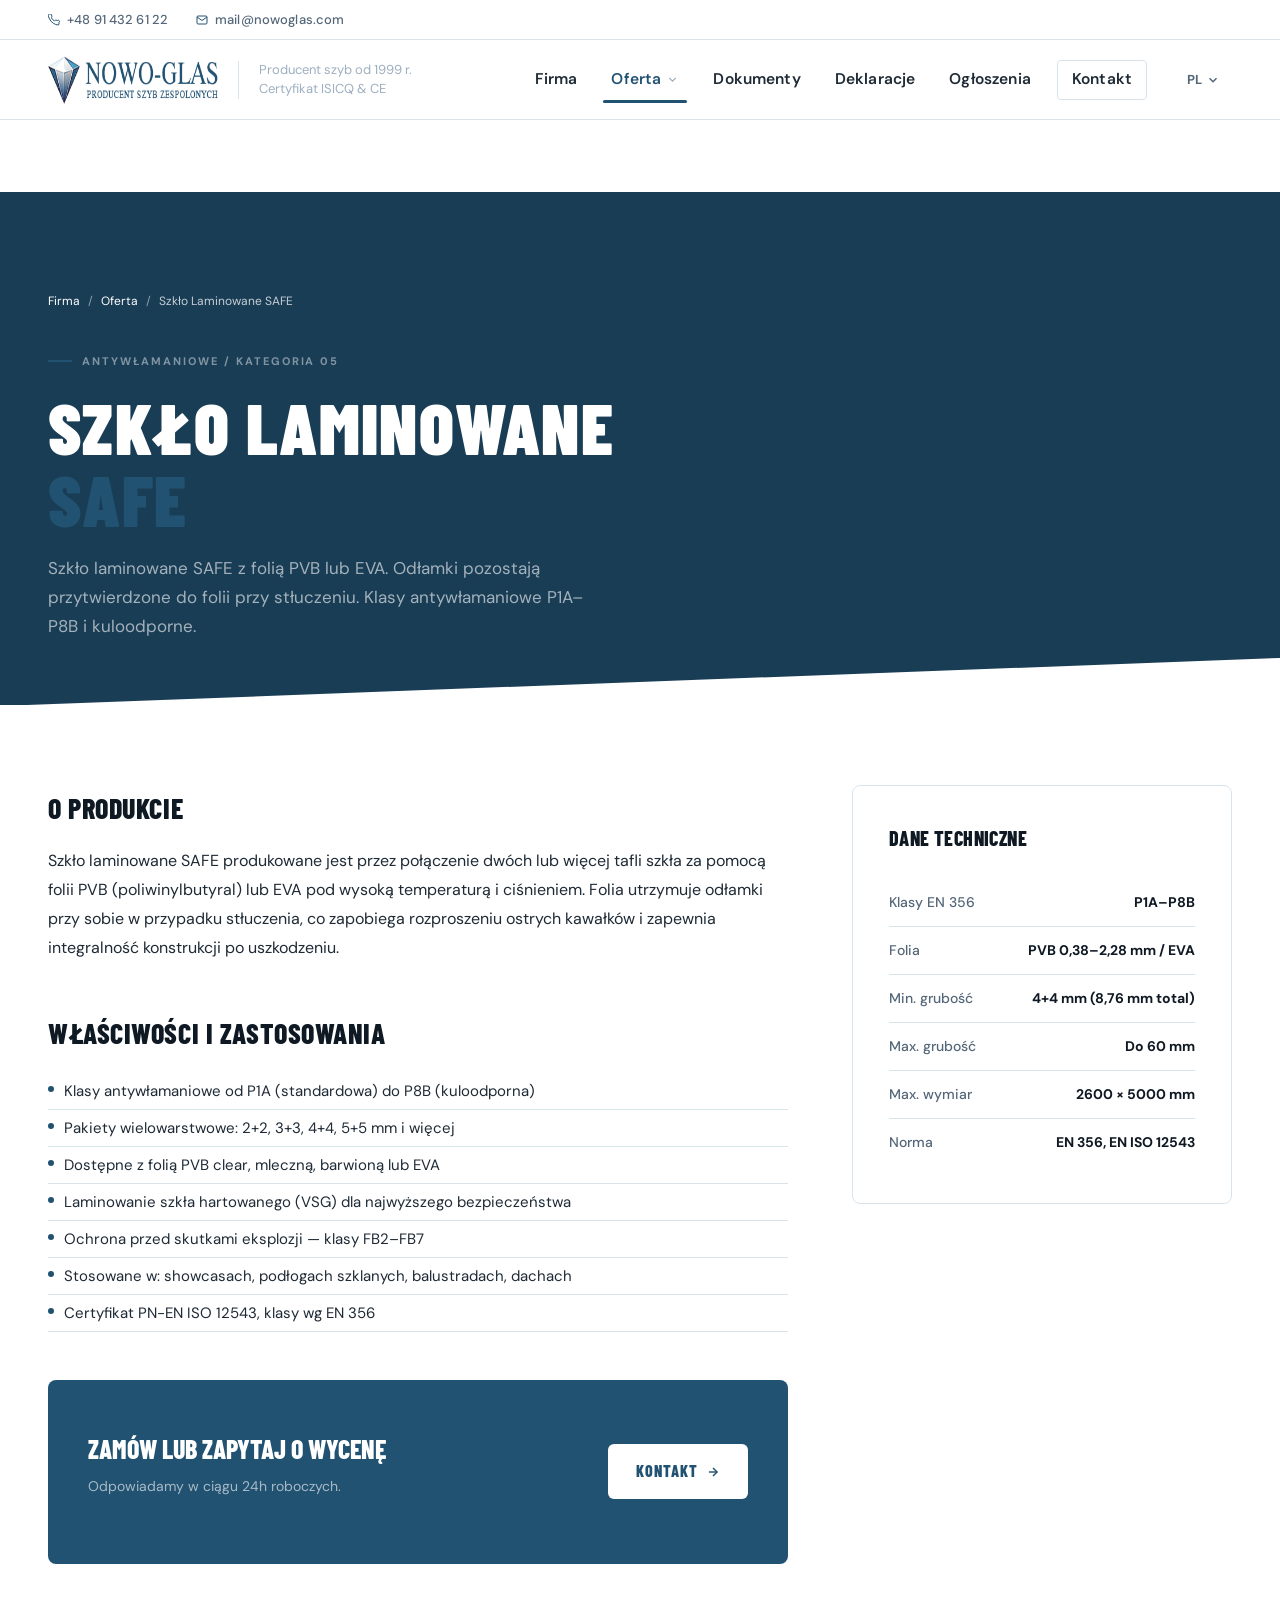
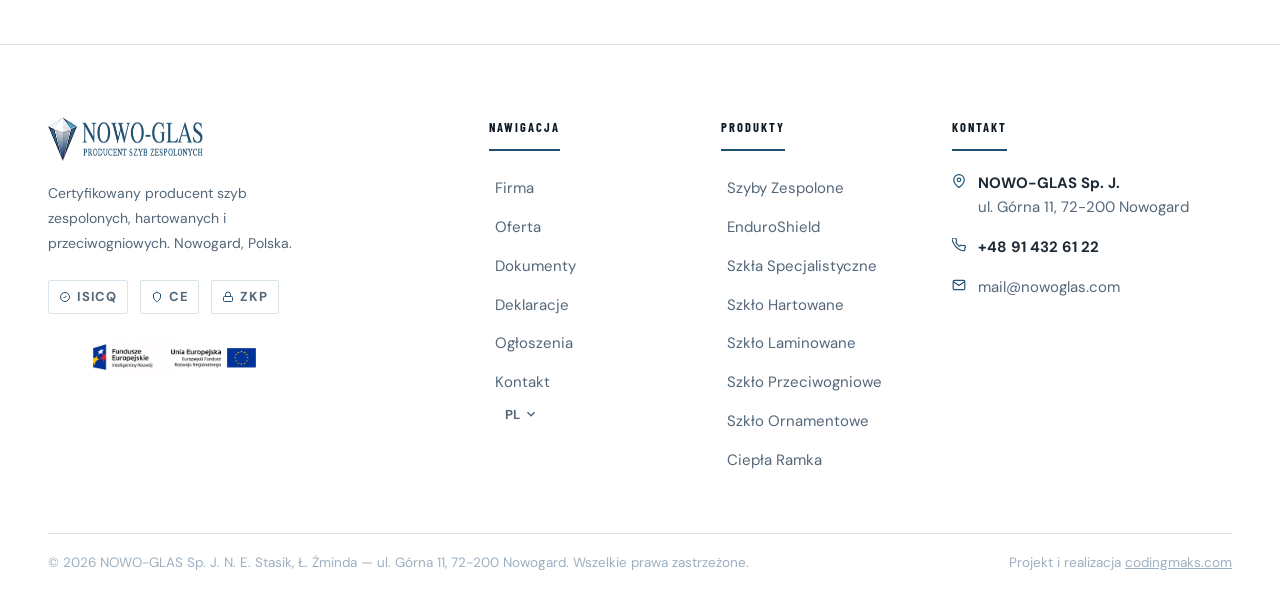
<file: pages/oferta/szklo-laminowane.html>
<!DOCTYPE html>
<html lang="pl">
<head>
  <meta charset="UTF-8">
  <meta name="viewport" content="width=device-width, initial-scale=1.0">
  <title>Szkło Laminowane SAFE — NOWO-GLAS Producent Szyb | Nowogard</title>
  <meta name="description" content="Szkło laminowane SAFE z folią PVB lub EVA. Odłamki pozostają przytwierdzone do folii przy stłuczeniu. Klasy antywłamaniowe P1A–P8B i kuloodporne.">
  <link rel="canonical" href="https://www.nowoglas.com/oferta/szklo-laminowane.html">
  <link rel="preconnect" href="https://fonts.googleapis.com">
  <link rel="preconnect" href="https://fonts.gstatic.com" crossorigin>
  <link href="https://fonts.googleapis.com/css2?family=Barlow+Condensed:wght@700;800;900&family=DM+Sans:ital,opsz,wght@0,9..40,300;0,9..40,400;0,9..40,500;0,9..40,600;0,9..40,700;1,9..40,400&display=swap" rel="stylesheet">
  <link rel="stylesheet" href="../../css/style.css">
  <link rel="icon" type="image/svg+xml" href="../../img/favicon.svg">
  <style>
  .page-hero{background:var(--blue-dark);padding:100px 0 64px;margin-top:72px}
  .page-hero__overline{display:inline-flex;align-items:center;gap:10px;font-size:11px;font-weight:700;letter-spacing:.18em;text-transform:uppercase;color:rgba(255,255,255,.45);margin-bottom:20px}
  .page-hero__overline::before{content:'';width:24px;height:2px;background:var(--blue)}
  .page-hero__title{font-family:'Barlow Condensed',sans-serif;font-size:clamp(40px,6vw,72px);font-weight:900;line-height:1;color:var(--white);text-transform:uppercase;letter-spacing:.02em;margin-bottom:20px}
  .page-hero__title em{color:var(--blue);font-style:normal}
  .page-hero__lead{font-size:17px;color:rgba(255,255,255,.6);line-height:1.7;max-width:560px}
  .breadcrumb{display:flex;align-items:center;gap:8px;font-size:12px;color:rgba(255, 255, 255, 0.9);margin-bottom:32px}
  .breadcrumb a{color:rgba(255, 255, 255, 1);text-decoration:none}
  .breadcrumb__sep{color:rgba(255, 255, 255, 0.5)}
  .prod-layout{display:grid;grid-template-columns:1fr 380px;gap:64px;padding:80px 0}
  .prod-specs{background:var(--white);border:1px solid var(--border);border-radius:8px;padding:36px;position:sticky;top:100px;align-self:start}
  .prod-specs__title{font-family:'Barlow Condensed',sans-serif;font-size:20px;font-weight:800;text-transform:uppercase;color:var(--text-900);letter-spacing:.02em;margin-bottom:24px}
  .spec-row{display:flex;justify-content:space-between;align-items:flex-start;gap:12px;padding:12px 0;border-bottom:1px solid var(--border);font-size:14px}
  .spec-row:last-child{border-bottom:none}
  .spec-key{color:var(--text-500);font-weight:500}
  .spec-val{color:var(--text-900);font-weight:700;text-align:right}
  .prod-section-title{font-family:'Barlow Condensed',sans-serif;font-size:28px;font-weight:800;text-transform:uppercase;color:var(--text-900);letter-spacing:.02em;margin-bottom:16px;margin-top:48px}
  .prod-section-title:first-child{margin-top:0}
  .prod-body p{font-size:16px;line-height:1.8;color:var(--text-700);margin-bottom:16px}
  .prod-list{list-style:none;padding:0;margin:0 0 24px 0}
  .prod-list li{display:flex;align-items:flex-start;gap:10px;font-size:15px;line-height:1.6;color:var(--text-700);padding:6px 0;border-bottom:1px solid var(--border)}
  .prod-list li::before{content:'';width:6px;height:6px;border-radius:50%;background:var(--blue);flex-shrink:0;margin-top:7px}
  .prod-cta{background:var(--blue);padding:48px 40px;border-radius:8px;display:flex;align-items:center;justify-content:space-between;gap:24px;flex-wrap:wrap;margin-top:48px}
  .prod-cta h3{font-family:'Barlow Condensed',sans-serif;font-size:26px;font-weight:800;color:var(--white);text-transform:uppercase;margin-bottom:4px}
  .prod-cta p{font-size:14px;color:rgba(255,255,255,.6)}
  .prod-cta .btn-white{background:var(--white);color:var(--blue);border:none;padding:14px 28px;border-radius:6px;font-family:'Barlow Condensed',sans-serif;font-size:16px;font-weight:800;text-transform:uppercase;text-decoration:none;display:inline-flex;align-items:center;gap:8px;letter-spacing:.06em;transition:background .15s}
  @media(max-width:960px){.prod-layout{grid-template-columns:1fr}.prod-specs{position:static}}
</style>
</head>
<body>
<div class="topbar"><div class="topbar__inner"><div class="topbar__left">
  <a href="tel:+48914326122" class="topbar__item"><svg viewBox="0 0 24 24" fill="none" stroke="currentColor" stroke-width="2"><path d="M22 16.92v3a2 2 0 01-2.18 2 19.79 19.79 0 01-8.63-3.07A19.5 19.5 0 013.07 9.81 19.79 19.79 0 01.02 1.18 2 2 0 012 0h3a2 2 0 012 1.72c.127.96.361 1.903.7 2.81a2 2 0 01-.45 2.11L6.91 7.91a16 16 0 006.16 6.16l1.27-1.27a2 2 0 012.11-.45c.907.339 1.85.573 2.81.7A2 2 0 0122 16.92z"/></svg>+48 91 432 61 22</a>
  <a href="mailto:mail@nowoglas.com" class="topbar__item"><svg viewBox="0 0 24 24" fill="none" stroke="currentColor" stroke-width="2"><path d="M4 4h16c1.1 0 2 .9 2 2v12c0 1.1-.9 2-2 2H4c-1.1 0-2-.9-2-2V6c0-1.1.9-2 2-2z"/><polyline points="22,6 12,13 2,6"/></svg>mail@nowoglas.com</a>
</div></div></div>
<header class="navbar" id="navbar" role="banner">
  <div class="navbar__inner">
    <a href="../../index.html" class="navbar__brand"><img src="../../img/logo_nowoglass.png" alt="NOWO-GLAS" width="170" height="48"><span class="navbar__tagline">Producent szyb od 1999 r.<br>Certyfikat ISICQ &amp; CE</span></a>
    <nav class="navbar__nav" role="navigation">
      <a href="../../index.html" class="navbar__link">Firma</a>
      <div class="navbar__item">
        <a href="../oferta.html" class="navbar__link active">Oferta<svg viewBox="0 0 24 24" fill="none" stroke="currentColor" stroke-width="2.5" aria-hidden="true"><polyline points="6 9 12 15 18 9"/></svg></a>
        <div class="dropdown" role="menu">
          <div class="dropdown__title">Produkty NOWO-GLAS Sp. J.</div>
          <div class="dropdown__cols">
            <div>
              <a href="../oferta/szyby-zespolone.html" class="dropdown__link">Szyby Zespolone THERMO</a>
              <a href="../oferta/enduroshield.html" class="dropdown__link">Powłoka EnduroShield</a>
              <a href="../oferta/szkla-specjalistyczne.html" class="dropdown__link">Szkła Przeciwsłoneczne</a>
              <a href="../oferta/szklo-ornamentowe.html" class="dropdown__link">Szkło Ornamentowe</a>
              <a href="../oferta/ciepla-ramka.html" class="dropdown__link">Ciepła Ramka TGI</a>
            </div>
            <div>
              <a href="../oferta/szklo-hartowane.html" class="dropdown__link">Szkło Hartowane SECURIT</a>
              <a href="../oferta/szklo-laminowane.html" class="dropdown__link">Szkło Laminowane SAFE</a>
              <a href="../oferta/szklo-przeciwogniowe.html" class="dropdown__link">Szkło Przeciwogniowe EI</a>
            </div>
          </div>
        </div>
      </div>
      <a href="../dokumenty.html" class="navbar__link">Dokumenty</a>
      <a href="../deklaracje.html" class="navbar__link">Deklaracje</a>
      <a href="../ogloszenia.html" class="navbar__link">Ogłoszenia</a>
      <a href="../kontakt.html" class="navbar__link navbar__link--contact">Kontakt</a>
    </nav>
    <div class="navbar__langs" aria-label="Wybór języka">
      <button class="navbar__lang-current" aria-haspopup="true" aria-expanded="false" aria-controls="lang-menu">
        PL <svg viewBox="0 0 24 24" fill="none" stroke="currentColor" stroke-width="2.5"><polyline points="6 9 12 15 18 9"/></svg>
      </button>
      <div class="navbar__lang-dropdown" id="lang-menu" role="menu">
        <a href="../../index.html" role="menuitem" class="navbar__lang active" hreflang="pl">PL</a>
        <a href="../../de/index.html" role="menuitem" class="navbar__lang" hreflang="de">DE</a>
        <a href="../../en/index.html" role="menuitem" class="navbar__lang" hreflang="en">EN</a>
      </div>
    </div>
    <button class="navbar__hamburger" id="hamburger-btn" aria-label="Otwórz menu" aria-expanded="false"><span></span><span></span><span></span></button>
  </div>
</header>
<div class="mobile-panel__overlay" id="mobile-overlay" aria-hidden="true"></div>
<nav class="mobile-panel" id="mobile-panel" aria-hidden="true">
  <div class="mobile-panel__close"><img src="../../img/logo_nowoglass.png" alt="NOWO-GLAS" height="34"><button id="mobile-close-btn">✕</button></div>
  <div class="mobile-panel__nav">
    <a href="../../index.html" class="mobile-panel__link">Firma</a>
    <button class="mobile-panel__acc-btn" class="mobile-panel__acc-btn open" id="mob-oferta-btn" aria-expanded="true">Oferta<svg viewBox="0 0 24 24" fill="none" stroke="currentColor" stroke-width="2.5" width="16" height="16"><polyline points="6 9 12 15 18 9"/></svg></button>
    <div class="mobile-panel__acc-content open" id="mob-oferta-content">
      <a href="../oferta/szyby-zespolone.html" class="mobile-panel__sub-link">Szyby Zespolone</a>
      <a href="../oferta/szklo-hartowane.html" class="mobile-panel__sub-link">Szkło Hartowane</a>
      <a href="../oferta/szklo-laminowane.html" class="mobile-panel__sub-link">Szkło Laminowane</a>
      <a href="../oferta/szklo-przeciwogniowe.html" class="mobile-panel__sub-link">Szkło Przeciwogniowe</a>
    </div>
    <a href="../dokumenty.html" class="mobile-panel__link">Dokumenty</a>
    <a href="../deklaracje.html" class="mobile-panel__link">Deklaracje</a>
    <a href="../ogloszenia.html" class="mobile-panel__link">Ogłoszenia</a>
    <a href="../kontakt.html" class="mobile-panel__link" style="color:var(--blue);font-weight:700;">Kontakt</a>
  </div>
</nav>
<main>
  <section class="page-hero">
    <div class="container">
      <nav class="breadcrumb"><a href="../../index.html">Firma</a><span class="breadcrumb__sep">/</span><a href="../oferta.html">Oferta</a><span class="breadcrumb__sep">/</span><span>Szkło Laminowane SAFE</span></nav>
      <div class="page-hero__overline">Antywłamaniowe / Kategoria 05</div>
      <h1 class="page-hero__title">Szkło Laminowane<br><em>SAFE</em></h1>
      <p class="page-hero__lead">Szkło laminowane SAFE z folią PVB lub EVA. Odłamki pozostają przytwierdzone do folii przy stłuczeniu. Klasy antywłamaniowe P1A–P8B i kuloodporne.</p>
    </div>
  </section>

  <section aria-label="Szczegóły produktu">
    <div class="container">
      <div class="prod-layout">
        <div class="prod-body">
          <div class="prod-section-title">O produkcie</div>
          <p>Szkło laminowane SAFE produkowane jest przez połączenie dwóch lub więcej tafli szkła za pomocą folii PVB (poliwinylbutyral) lub EVA pod wysoką temperaturą i ciśnieniem. Folia utrzymuje odłamki przy sobie w przypadku stłuczenia, co zapobiega rozproszeniu ostrych kawałków i zapewnia integralność konstrukcji po uszkodzeniu.</p>
          <div class="prod-section-title">Właściwości i zastosowania</div>
          <ul class="prod-list"><li>Klasy antywłamaniowe od P1A (standardowa) do P8B (kuloodporna)</li>
<li>Pakiety wielowarstwowe: 2+2, 3+3, 4+4, 5+5 mm i więcej</li>
<li>Dostępne z folią PVB clear, mleczną, barwioną lub EVA</li>
<li>Laminowanie szkła hartowanego (VSG) dla najwyższego bezpieczeństwa</li>
<li>Ochrona przed skutkami eksplozji — klasy FB2–FB7</li>
<li>Stosowane w: showcasach, podłogach szklanych, balustradach, dachach</li>
<li>Certyfikat PN-EN ISO 12543, klasy wg EN 356</li></ul>
          <div class="prod-cta">
            <div>
              <h3>Zamów lub zapytaj o wycenę</h3>
              <p>Odpowiadamy w ciągu 24h roboczych.</p>
            </div>
            <a href="../kontakt.html" class="btn-white">Kontakt <svg viewBox="0 0 24 24" fill="none" stroke="currentColor" stroke-width="2.5" width="14" height="14"><line x1="5" y1="12" x2="19" y2="12"/><polyline points="12 5 19 12 12 19"/></svg></a>
          </div>
        </div>
        <div>
          <div class="prod-specs">
            <div class="prod-specs__title">Dane techniczne</div>
            <div class="spec-row"><span class="spec-key">Klasy EN 356</span><span class="spec-val">P1A–P8B</span></div>
<div class="spec-row"><span class="spec-key">Folia</span><span class="spec-val">PVB 0,38–2,28 mm / EVA</span></div>
<div class="spec-row"><span class="spec-key">Min. grubość</span><span class="spec-val">4+4 mm (8,76 mm total)</span></div>
<div class="spec-row"><span class="spec-key">Max. grubość</span><span class="spec-val">Do 60 mm</span></div>
<div class="spec-row"><span class="spec-key">Max. wymiar</span><span class="spec-val">2600 × 5000 mm</span></div>
<div class="spec-row"><span class="spec-key">Norma</span><span class="spec-val">EN 356, EN ISO 12543</span></div>
          </div>
        </div>
      </div>
    </div>
  </section>
</main>
<footer class="footer" role="contentinfo">
  <div class="container">
    <div class="footer__grid">
      <div class="footer__brand">
        <img src="../../img/logo_nowoglass.png" alt="NOWO-GLAS Sp. J." width="155" height="44" class="logo">
        <p>Certyfikowany producent szyb zespolonych, hartowanych i przeciwogniowych. Nowogard, Polska.</p>
        <div class="footer__badges">
          <div class="footer__badge"><svg viewBox="0 0 24 24" fill="none" stroke="currentColor" stroke-width="2"><circle cx="12" cy="12" r="9"/><path d="M9 12l2 2 4-4"/></svg>ISICQ</div>
          <div class="footer__badge"><svg viewBox="0 0 24 24" fill="none" stroke="currentColor" stroke-width="2"><path d="M12 2l7 4v6c0 5-7 10-7 10S5 17 5 12V6z"/></svg>CE</div>
          <div class="footer__badge"><svg viewBox="0 0 24 24" fill="none" stroke="currentColor" stroke-width="2"><rect x="3" y="11" width="18" height="10" rx="2"/><path d="M7 11V7a5 5 0 0110 0v4"/></svg>ZKP</div>
        </div>
        <img src="../../img/FE_UE.png" alt="Projekt współfinansowany z UE" class="ue">
      </div>
      <div>
        <div class="footer__col-heading">Nawigacja</div>
        <nav class="footer__nav"><a href="../../index.html">Firma</a><a href="../oferta.html">Oferta</a><a href="../dokumenty.html">Dokumenty</a><a href="../deklaracje.html">Deklaracje</a><a href="../ogloszenia.html">Ogłoszenia</a><a href="../kontakt.html">Kontakt</a></nav>
    <div class="navbar__langs" aria-label="Wybór języka">
      <button class="navbar__lang-current" aria-haspopup="true" aria-expanded="false" aria-controls="lang-menu">
        PL <svg viewBox="0 0 24 24" fill="none" stroke="currentColor" stroke-width="2.5"><polyline points="6 9 12 15 18 9"/></svg>
      </button>
      <div class="navbar__lang-dropdown" id="lang-menu" role="menu">
        <a href="../../index.html" role="menuitem" class="navbar__lang active" hreflang="pl">PL</a>
        <a href="../../de/index.html" role="menuitem" class="navbar__lang" hreflang="de">DE</a>
        <a href="../../en/index.html" role="menuitem" class="navbar__lang" hreflang="en">EN</a>
      </div>
    </div>
      </div>
      <div>
        <div class="footer__col-heading">Produkty</div>
        <nav class="footer__nav"><a href="../oferta/szyby-zespolone.html">Szyby Zespolone</a><a href="../oferta/enduroshield.html">EnduroShield</a><a href="../oferta/szkla-specjalistyczne.html">Szkła Specjalistyczne</a><a href="../oferta/szklo-hartowane.html">Szkło Hartowane</a><a href="../oferta/szklo-laminowane.html">Szkło Laminowane</a><a href="../oferta/szklo-przeciwogniowe.html">Szkło Przeciwogniowe</a><a href="../oferta/szklo-ornamentowe.html">Szkło Ornamentowe</a><a href="../oferta/ciepla-ramka.html">Ciepła Ramka</a></nav>
      </div>
      <div>
        <div class="footer__col-heading">Kontakt</div>
        <address style="font-style:normal;">
          <div class="footer__contact-item"><svg viewBox="0 0 24 24" fill="none" stroke="currentColor" stroke-width="2"><path d="M21 10c0 7-9 13-9 13s-9-6-9-13a9 9 0 0118 0z"/><circle cx="12" cy="10" r="3"/></svg><span><strong>NOWO-GLAS Sp. J.</strong><br>ul. Górna 11, 72-200 Nowogard</span></div>
          <div class="footer__contact-item"><svg viewBox="0 0 24 24" fill="none" stroke="currentColor" stroke-width="2"><path d="M22 16.92v3a2 2 0 01-2.18 2 19.79 19.79 0 01-8.63-3.07A19.5 19.5 0 013.07 9.81 19.79 19.79 0 01.02 1.18 2 2 0 012 0h3a2 2 0 012 1.72c.127.96.361 1.903.7 2.81a2 2 0 01-.45 2.11L6.91 7.91a16 16 0 006.16 6.16l1.27-1.27a2 2 0 012.11-.45c.907.339 1.85.573 2.81.7A2 2 0 0122 16.92z"/></svg><a href="tel:+48914326122"><strong>+48 91 432 61 22</strong></a></div>
          <div class="footer__contact-item"><svg viewBox="0 0 24 24" fill="none" stroke="currentColor" stroke-width="2"><path d="M4 4h16c1.1 0 2 .9 2 2v12c0 1.1-.9 2-2 2H4c-1.1 0-2-.9-2-2V6c0-1.1.9-2 2-2z"/><polyline points="22,6 12,13 2,6"/></svg><a href="mailto:mail@nowoglas.com">mail@nowoglas.com</a></div>
        </address>
      </div>
    </div>
    <div class="footer__bottom">
      <span>© 2026 NOWO-GLAS Sp. J. N. E. Stasik, Ł. Żminda — ul. Górna 11, 72-200 Nowogard. Wszelkie prawa zastrzeżone.</span><span>Projekt i realizacja <a href="https://codingmaks.com" target="_blank" style="color:inherit; text-decoration:underline;">codingmaks.com</a></span></div>
      
    </div>
  </div>
</footer>
<script src="../../js/nav.js" defer></script>
</body>
</html>
</file>
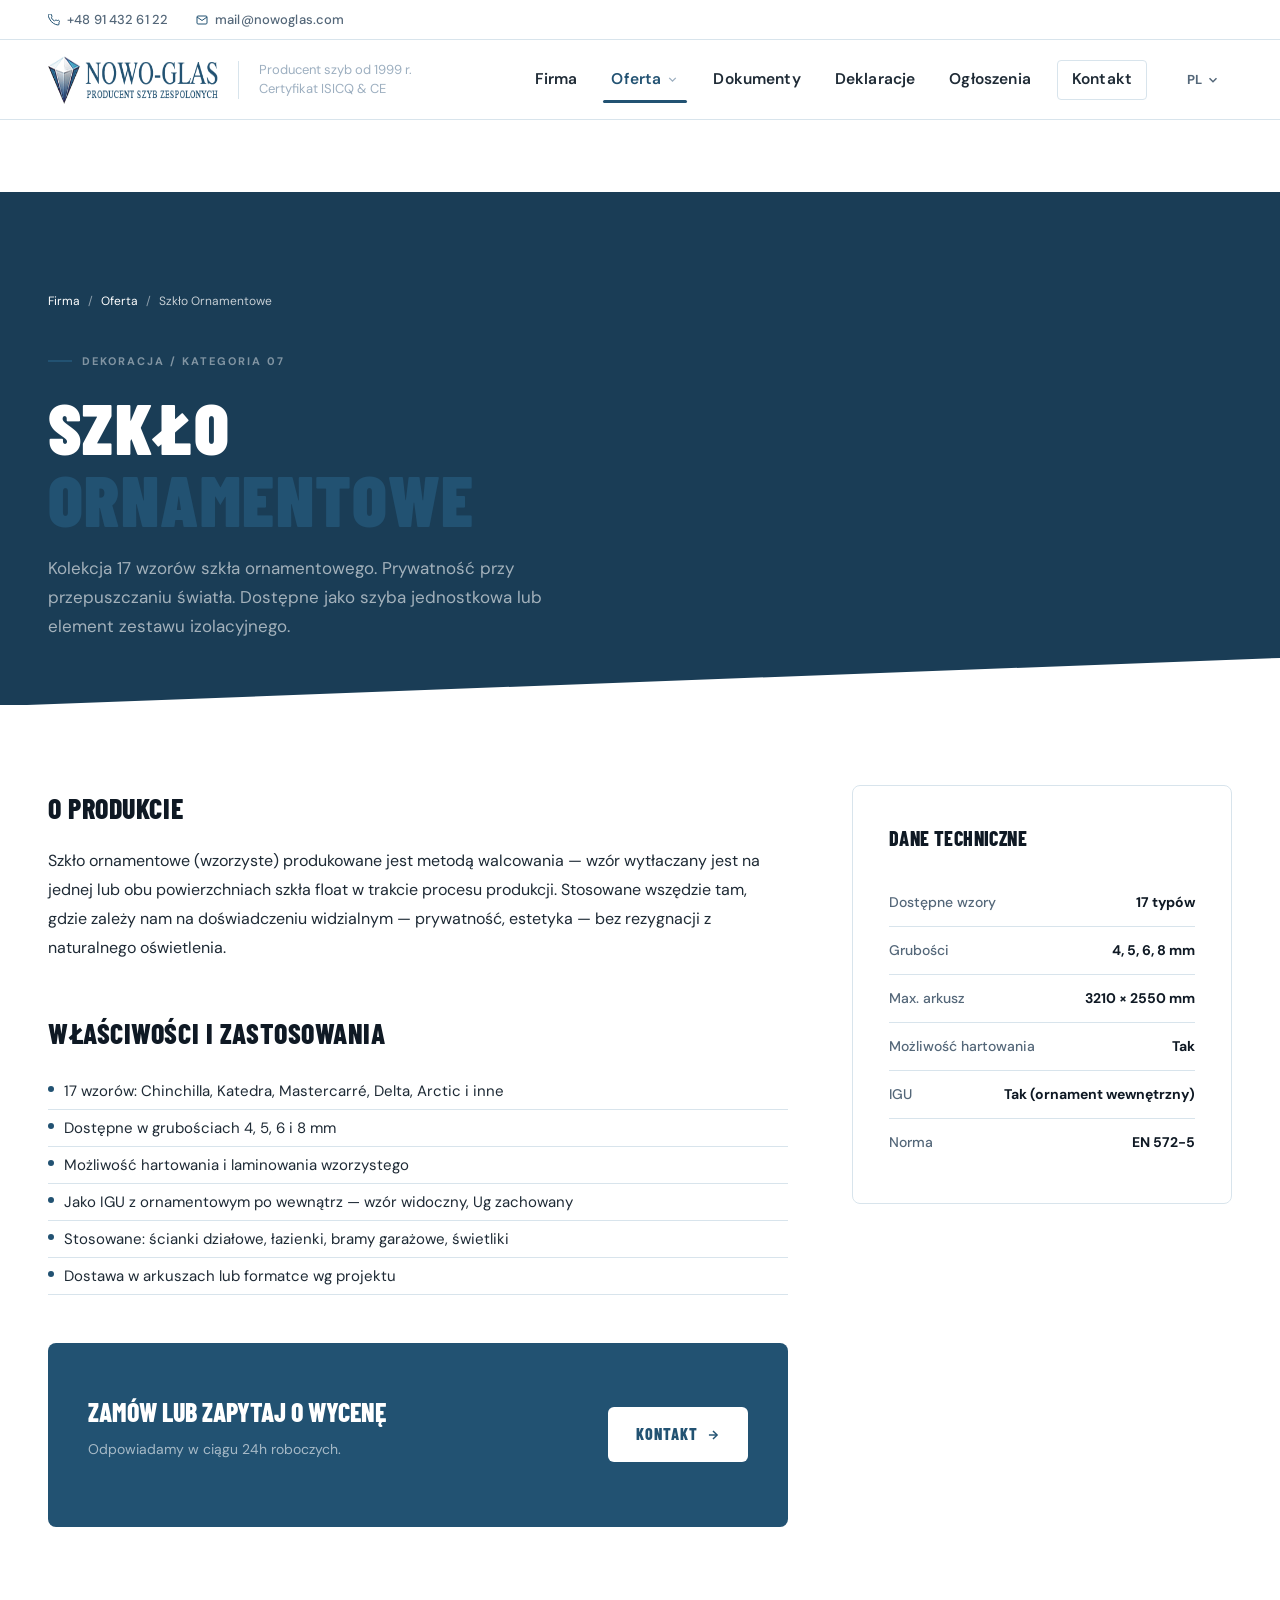
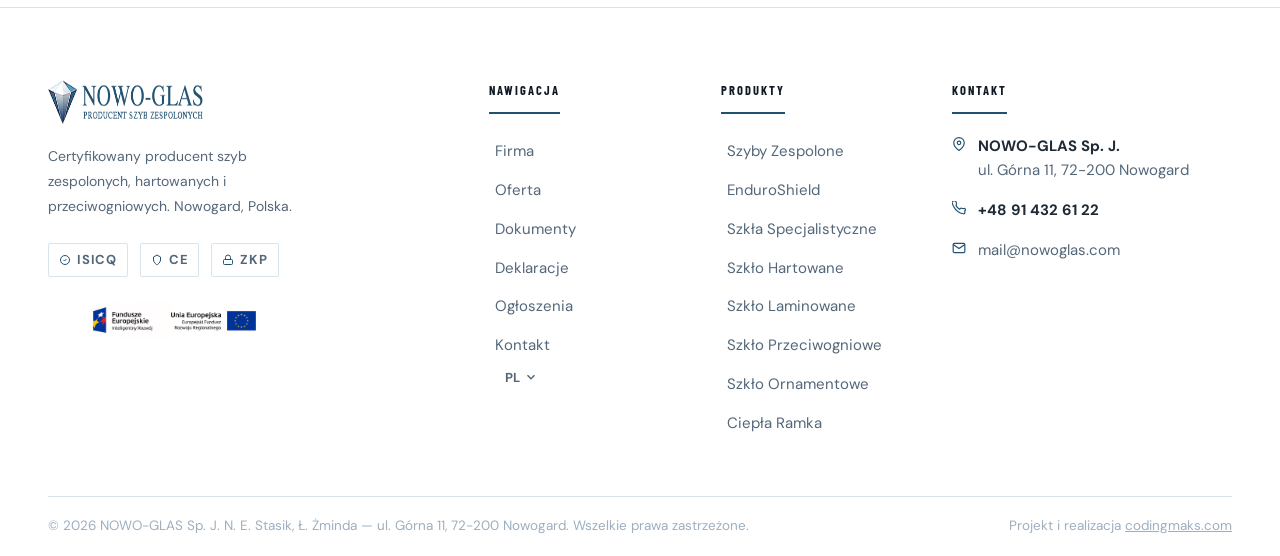
<file: pages/oferta/szklo-ornamentowe.html>
<!DOCTYPE html>
<html lang="pl">
<head>
  <meta charset="UTF-8">
  <meta name="viewport" content="width=device-width, initial-scale=1.0">
  <title>Szkło Ornamentowe — NOWO-GLAS Producent Szyb | Nowogard</title>
  <meta name="description" content="Kolekcja 17 wzorów szkła ornamentowego. Prywatność przy przepuszczaniu światła. Dostępne jako szyba jednostkowa lub element zestawu izolacyjnego.">
  <link rel="canonical" href="https://www.nowoglas.com/oferta/szklo-ornamentowe.html">
  <link rel="preconnect" href="https://fonts.googleapis.com">
  <link rel="preconnect" href="https://fonts.gstatic.com" crossorigin>
  <link href="https://fonts.googleapis.com/css2?family=Barlow+Condensed:wght@700;800;900&family=DM+Sans:ital,opsz,wght@0,9..40,300;0,9..40,400;0,9..40,500;0,9..40,600;0,9..40,700;1,9..40,400&display=swap" rel="stylesheet">
  <link rel="stylesheet" href="../../css/style.css">
  <link rel="icon" type="image/svg+xml" href="../../img/favicon.svg">
  <style>
  .page-hero{background:var(--blue-dark);padding:100px 0 64px;margin-top:72px}
  .page-hero__overline{display:inline-flex;align-items:center;gap:10px;font-size:11px;font-weight:700;letter-spacing:.18em;text-transform:uppercase;color:rgba(255,255,255,.45);margin-bottom:20px}
  .page-hero__overline::before{content:'';width:24px;height:2px;background:var(--blue)}
  .page-hero__title{font-family:'Barlow Condensed',sans-serif;font-size:clamp(40px,6vw,72px);font-weight:900;line-height:1;color:var(--white);text-transform:uppercase;letter-spacing:.02em;margin-bottom:20px}
  .page-hero__title em{color:var(--blue);font-style:normal}
  .page-hero__lead{font-size:17px;color:rgba(255,255,255,.6);line-height:1.7;max-width:560px}
  .breadcrumb{display:flex;align-items:center;gap:8px;font-size:12px;color:rgba(255, 255, 255, 0.9);margin-bottom:32px}
  .breadcrumb a{color:rgba(255, 255, 255, 1);text-decoration:none}
  .breadcrumb__sep{color:rgba(255, 255, 255, 0.5)}
  .prod-layout{display:grid;grid-template-columns:1fr 380px;gap:64px;padding:80px 0}
  .prod-specs{background:var(--white);border:1px solid var(--border);border-radius:8px;padding:36px;position:sticky;top:100px;align-self:start}
  .prod-specs__title{font-family:'Barlow Condensed',sans-serif;font-size:20px;font-weight:800;text-transform:uppercase;color:var(--text-900);letter-spacing:.02em;margin-bottom:24px}
  .spec-row{display:flex;justify-content:space-between;align-items:flex-start;gap:12px;padding:12px 0;border-bottom:1px solid var(--border);font-size:14px}
  .spec-row:last-child{border-bottom:none}
  .spec-key{color:var(--text-500);font-weight:500}
  .spec-val{color:var(--text-900);font-weight:700;text-align:right}
  .prod-section-title{font-family:'Barlow Condensed',sans-serif;font-size:28px;font-weight:800;text-transform:uppercase;color:var(--text-900);letter-spacing:.02em;margin-bottom:16px;margin-top:48px}
  .prod-section-title:first-child{margin-top:0}
  .prod-body p{font-size:16px;line-height:1.8;color:var(--text-700);margin-bottom:16px}
  .prod-list{list-style:none;padding:0;margin:0 0 24px 0}
  .prod-list li{display:flex;align-items:flex-start;gap:10px;font-size:15px;line-height:1.6;color:var(--text-700);padding:6px 0;border-bottom:1px solid var(--border)}
  .prod-list li::before{content:'';width:6px;height:6px;border-radius:50%;background:var(--blue);flex-shrink:0;margin-top:7px}
  .prod-cta{background:var(--blue);padding:48px 40px;border-radius:8px;display:flex;align-items:center;justify-content:space-between;gap:24px;flex-wrap:wrap;margin-top:48px}
  .prod-cta h3{font-family:'Barlow Condensed',sans-serif;font-size:26px;font-weight:800;color:var(--white);text-transform:uppercase;margin-bottom:4px}
  .prod-cta p{font-size:14px;color:rgba(255,255,255,.6)}
  .prod-cta .btn-white{background:var(--white);color:var(--blue);border:none;padding:14px 28px;border-radius:6px;font-family:'Barlow Condensed',sans-serif;font-size:16px;font-weight:800;text-transform:uppercase;text-decoration:none;display:inline-flex;align-items:center;gap:8px;letter-spacing:.06em;transition:background .15s}
  @media(max-width:960px){.prod-layout{grid-template-columns:1fr}.prod-specs{position:static}}
</style>
</head>
<body>
<div class="topbar"><div class="topbar__inner"><div class="topbar__left">
  <a href="tel:+48914326122" class="topbar__item"><svg viewBox="0 0 24 24" fill="none" stroke="currentColor" stroke-width="2"><path d="M22 16.92v3a2 2 0 01-2.18 2 19.79 19.79 0 01-8.63-3.07A19.5 19.5 0 013.07 9.81 19.79 19.79 0 01.02 1.18 2 2 0 012 0h3a2 2 0 012 1.72c.127.96.361 1.903.7 2.81a2 2 0 01-.45 2.11L6.91 7.91a16 16 0 006.16 6.16l1.27-1.27a2 2 0 012.11-.45c.907.339 1.85.573 2.81.7A2 2 0 0122 16.92z"/></svg>+48 91 432 61 22</a>
  <a href="mailto:mail@nowoglas.com" class="topbar__item"><svg viewBox="0 0 24 24" fill="none" stroke="currentColor" stroke-width="2"><path d="M4 4h16c1.1 0 2 .9 2 2v12c0 1.1-.9 2-2 2H4c-1.1 0-2-.9-2-2V6c0-1.1.9-2 2-2z"/><polyline points="22,6 12,13 2,6"/></svg>mail@nowoglas.com</a>
</div></div></div>
<header class="navbar" id="navbar" role="banner">
  <div class="navbar__inner">
    <a href="../../index.html" class="navbar__brand"><img src="../../img/logo_nowoglass.png" alt="NOWO-GLAS" width="170" height="48"><span class="navbar__tagline">Producent szyb od 1999 r.<br>Certyfikat ISICQ &amp; CE</span></a>
    <nav class="navbar__nav" role="navigation">
      <a href="../../index.html" class="navbar__link">Firma</a>
      <div class="navbar__item">
        <a href="../oferta.html" class="navbar__link active">Oferta<svg viewBox="0 0 24 24" fill="none" stroke="currentColor" stroke-width="2.5" aria-hidden="true"><polyline points="6 9 12 15 18 9"/></svg></a>
        <div class="dropdown" role="menu">
          <div class="dropdown__title">Produkty NOWO-GLAS Sp. J.</div>
          <div class="dropdown__cols">
            <div>
              <a href="../oferta/szyby-zespolone.html" class="dropdown__link">Szyby Zespolone THERMO</a>
              <a href="../oferta/enduroshield.html" class="dropdown__link">Powłoka EnduroShield</a>
              <a href="../oferta/szkla-specjalistyczne.html" class="dropdown__link">Szkła Przeciwsłoneczne</a>
              <a href="../oferta/szklo-ornamentowe.html" class="dropdown__link">Szkło Ornamentowe</a>
              <a href="../oferta/ciepla-ramka.html" class="dropdown__link">Ciepła Ramka TGI</a>
            </div>
            <div>
              <a href="../oferta/szklo-hartowane.html" class="dropdown__link">Szkło Hartowane SECURIT</a>
              <a href="../oferta/szklo-laminowane.html" class="dropdown__link">Szkło Laminowane SAFE</a>
              <a href="../oferta/szklo-przeciwogniowe.html" class="dropdown__link">Szkło Przeciwogniowe EI</a>
            </div>
          </div>
        </div>
      </div>
      <a href="../dokumenty.html" class="navbar__link">Dokumenty</a>
      <a href="../deklaracje.html" class="navbar__link">Deklaracje</a>
      <a href="../ogloszenia.html" class="navbar__link">Ogłoszenia</a>
      <a href="../kontakt.html" class="navbar__link navbar__link--contact">Kontakt</a>
    </nav>
    <div class="navbar__langs" aria-label="Wybór języka">
      <button class="navbar__lang-current" aria-haspopup="true" aria-expanded="false" aria-controls="lang-menu">
        PL <svg viewBox="0 0 24 24" fill="none" stroke="currentColor" stroke-width="2.5"><polyline points="6 9 12 15 18 9"/></svg>
      </button>
      <div class="navbar__lang-dropdown" id="lang-menu" role="menu">
        <a href="../../index.html" role="menuitem" class="navbar__lang active" hreflang="pl">PL</a>
        <a href="../../de/index.html" role="menuitem" class="navbar__lang" hreflang="de">DE</a>
        <a href="../../en/index.html" role="menuitem" class="navbar__lang" hreflang="en">EN</a>
      </div>
    </div>
    <button class="navbar__hamburger" id="hamburger-btn" aria-label="Otwórz menu" aria-expanded="false"><span></span><span></span><span></span></button>
  </div>
</header>
<div class="mobile-panel__overlay" id="mobile-overlay" aria-hidden="true"></div>
<nav class="mobile-panel" id="mobile-panel" aria-hidden="true">
  <div class="mobile-panel__close"><img src="../../img/logo_nowoglass.png" alt="NOWO-GLAS" height="34"><button id="mobile-close-btn">✕</button></div>
  <div class="mobile-panel__nav">
    <a href="../../index.html" class="mobile-panel__link">Firma</a>
    <button class="mobile-panel__acc-btn" class="mobile-panel__acc-btn open" id="mob-oferta-btn" aria-expanded="true">Oferta<svg viewBox="0 0 24 24" fill="none" stroke="currentColor" stroke-width="2.5" width="16" height="16"><polyline points="6 9 12 15 18 9"/></svg></button>
    <div class="mobile-panel__acc-content open" id="mob-oferta-content">
      <a href="../oferta/szyby-zespolone.html" class="mobile-panel__sub-link">Szyby Zespolone</a>
      <a href="../oferta/szklo-hartowane.html" class="mobile-panel__sub-link">Szkło Hartowane</a>
      <a href="../oferta/szklo-laminowane.html" class="mobile-panel__sub-link">Szkło Laminowane</a>
      <a href="../oferta/szklo-przeciwogniowe.html" class="mobile-panel__sub-link">Szkło Przeciwogniowe</a>
    </div>
    <a href="../dokumenty.html" class="mobile-panel__link">Dokumenty</a>
    <a href="../deklaracje.html" class="mobile-panel__link">Deklaracje</a>
    <a href="../ogloszenia.html" class="mobile-panel__link">Ogłoszenia</a>
    <a href="../kontakt.html" class="mobile-panel__link" style="color:var(--blue);font-weight:700;">Kontakt</a>
  </div>
</nav>
<main>
  <section class="page-hero">
    <div class="container">
      <nav class="breadcrumb"><a href="../../index.html">Firma</a><span class="breadcrumb__sep">/</span><a href="../oferta.html">Oferta</a><span class="breadcrumb__sep">/</span><span>Szkło Ornamentowe</span></nav>
      <div class="page-hero__overline">Dekoracja / Kategoria 07</div>
      <h1 class="page-hero__title">Szkło<br><em>Ornamentowe</em></h1>
      <p class="page-hero__lead">Kolekcja 17 wzorów szkła ornamentowego. Prywatność przy przepuszczaniu światła. Dostępne jako szyba jednostkowa lub element zestawu izolacyjnego.</p>
    </div>
  </section>

  <section aria-label="Szczegóły produktu">
    <div class="container">
      <div class="prod-layout">
        <div class="prod-body">
          <div class="prod-section-title">O produkcie</div>
          <p>Szkło ornamentowe (wzorzyste) produkowane jest metodą walcowania — wzór wytłaczany jest na jednej lub obu powierzchniach szkła float w trakcie procesu produkcji. Stosowane wszędzie tam, gdzie zależy nam na doświadczeniu widzialnym — prywatność, estetyka — bez rezygnacji z naturalnego oświetlenia.</p>
          <div class="prod-section-title">Właściwości i zastosowania</div>
          <ul class="prod-list"><li>17 wzorów: Chinchilla, Katedra, Mastercarré, Delta, Arctic i inne</li>
<li>Dostępne w grubościach 4, 5, 6 i 8 mm</li>
<li>Możliwość hartowania i laminowania wzorzystego</li>
<li>Jako IGU z ornamentowym po wewnątrz — wzór widoczny, Ug zachowany</li>
<li>Stosowane: ścianki działowe, łazienki, bramy garażowe, świetliki</li>
<li>Dostawa w arkuszach lub formatce wg projektu</li></ul>
          <div class="prod-cta">
            <div>
              <h3>Zamów lub zapytaj o wycenę</h3>
              <p>Odpowiadamy w ciągu 24h roboczych.</p>
            </div>
            <a href="../kontakt.html" class="btn-white">Kontakt <svg viewBox="0 0 24 24" fill="none" stroke="currentColor" stroke-width="2.5" width="14" height="14"><line x1="5" y1="12" x2="19" y2="12"/><polyline points="12 5 19 12 12 19"/></svg></a>
          </div>
        </div>
        <div>
          <div class="prod-specs">
            <div class="prod-specs__title">Dane techniczne</div>
            <div class="spec-row"><span class="spec-key">Dostępne wzory</span><span class="spec-val">17 typów</span></div>
<div class="spec-row"><span class="spec-key">Grubości</span><span class="spec-val">4, 5, 6, 8 mm</span></div>
<div class="spec-row"><span class="spec-key">Max. arkusz</span><span class="spec-val">3210 × 2550 mm</span></div>
<div class="spec-row"><span class="spec-key">Możliwość hartowania</span><span class="spec-val">Tak</span></div>
<div class="spec-row"><span class="spec-key">IGU</span><span class="spec-val">Tak (ornament wewnętrzny)</span></div>
<div class="spec-row"><span class="spec-key">Norma</span><span class="spec-val">EN 572-5</span></div>
          </div>
        </div>
      </div>
    </div>
  </section>
</main>
<footer class="footer" role="contentinfo">
  <div class="container">
    <div class="footer__grid">
      <div class="footer__brand">
        <img src="../../img/logo_nowoglass.png" alt="NOWO-GLAS Sp. J." width="155" height="44" class="logo">
        <p>Certyfikowany producent szyb zespolonych, hartowanych i przeciwogniowych. Nowogard, Polska.</p>
        <div class="footer__badges">
          <div class="footer__badge"><svg viewBox="0 0 24 24" fill="none" stroke="currentColor" stroke-width="2"><circle cx="12" cy="12" r="9"/><path d="M9 12l2 2 4-4"/></svg>ISICQ</div>
          <div class="footer__badge"><svg viewBox="0 0 24 24" fill="none" stroke="currentColor" stroke-width="2"><path d="M12 2l7 4v6c0 5-7 10-7 10S5 17 5 12V6z"/></svg>CE</div>
          <div class="footer__badge"><svg viewBox="0 0 24 24" fill="none" stroke="currentColor" stroke-width="2"><rect x="3" y="11" width="18" height="10" rx="2"/><path d="M7 11V7a5 5 0 0110 0v4"/></svg>ZKP</div>
        </div>
        <img src="../../img/FE_UE.png" alt="Projekt współfinansowany z UE" class="ue">
      </div>
      <div>
        <div class="footer__col-heading">Nawigacja</div>
        <nav class="footer__nav"><a href="../../index.html">Firma</a><a href="../oferta.html">Oferta</a><a href="../dokumenty.html">Dokumenty</a><a href="../deklaracje.html">Deklaracje</a><a href="../ogloszenia.html">Ogłoszenia</a><a href="../kontakt.html">Kontakt</a></nav>
    <div class="navbar__langs" aria-label="Wybór języka">
      <button class="navbar__lang-current" aria-haspopup="true" aria-expanded="false" aria-controls="lang-menu">
        PL <svg viewBox="0 0 24 24" fill="none" stroke="currentColor" stroke-width="2.5"><polyline points="6 9 12 15 18 9"/></svg>
      </button>
      <div class="navbar__lang-dropdown" id="lang-menu" role="menu">
        <a href="../../index.html" role="menuitem" class="navbar__lang active" hreflang="pl">PL</a>
        <a href="../../de/index.html" role="menuitem" class="navbar__lang" hreflang="de">DE</a>
        <a href="../../en/index.html" role="menuitem" class="navbar__lang" hreflang="en">EN</a>
      </div>
    </div>
      </div>
      <div>
        <div class="footer__col-heading">Produkty</div>
        <nav class="footer__nav"><a href="../oferta/szyby-zespolone.html">Szyby Zespolone</a><a href="../oferta/enduroshield.html">EnduroShield</a><a href="../oferta/szkla-specjalistyczne.html">Szkła Specjalistyczne</a><a href="../oferta/szklo-hartowane.html">Szkło Hartowane</a><a href="../oferta/szklo-laminowane.html">Szkło Laminowane</a><a href="../oferta/szklo-przeciwogniowe.html">Szkło Przeciwogniowe</a><a href="../oferta/szklo-ornamentowe.html">Szkło Ornamentowe</a><a href="../oferta/ciepla-ramka.html">Ciepła Ramka</a></nav>
      </div>
      <div>
        <div class="footer__col-heading">Kontakt</div>
        <address style="font-style:normal;">
          <div class="footer__contact-item"><svg viewBox="0 0 24 24" fill="none" stroke="currentColor" stroke-width="2"><path d="M21 10c0 7-9 13-9 13s-9-6-9-13a9 9 0 0118 0z"/><circle cx="12" cy="10" r="3"/></svg><span><strong>NOWO-GLAS Sp. J.</strong><br>ul. Górna 11, 72-200 Nowogard</span></div>
          <div class="footer__contact-item"><svg viewBox="0 0 24 24" fill="none" stroke="currentColor" stroke-width="2"><path d="M22 16.92v3a2 2 0 01-2.18 2 19.79 19.79 0 01-8.63-3.07A19.5 19.5 0 013.07 9.81 19.79 19.79 0 01.02 1.18 2 2 0 012 0h3a2 2 0 012 1.72c.127.96.361 1.903.7 2.81a2 2 0 01-.45 2.11L6.91 7.91a16 16 0 006.16 6.16l1.27-1.27a2 2 0 012.11-.45c.907.339 1.85.573 2.81.7A2 2 0 0122 16.92z"/></svg><a href="tel:+48914326122"><strong>+48 91 432 61 22</strong></a></div>
          <div class="footer__contact-item"><svg viewBox="0 0 24 24" fill="none" stroke="currentColor" stroke-width="2"><path d="M4 4h16c1.1 0 2 .9 2 2v12c0 1.1-.9 2-2 2H4c-1.1 0-2-.9-2-2V6c0-1.1.9-2 2-2z"/><polyline points="22,6 12,13 2,6"/></svg><a href="mailto:mail@nowoglas.com">mail@nowoglas.com</a></div>
        </address>
      </div>
    </div>
    <div class="footer__bottom">
      <span>© 2026 NOWO-GLAS Sp. J. N. E. Stasik, Ł. Żminda — ul. Górna 11, 72-200 Nowogard. Wszelkie prawa zastrzeżone.</span><span>Projekt i realizacja <a href="https://codingmaks.com" target="_blank" style="color:inherit; text-decoration:underline;">codingmaks.com</a></span></div>
      
    </div>
  </div>
</footer>
<script src="../../js/nav.js" defer></script>
</body>
</html>
</file>
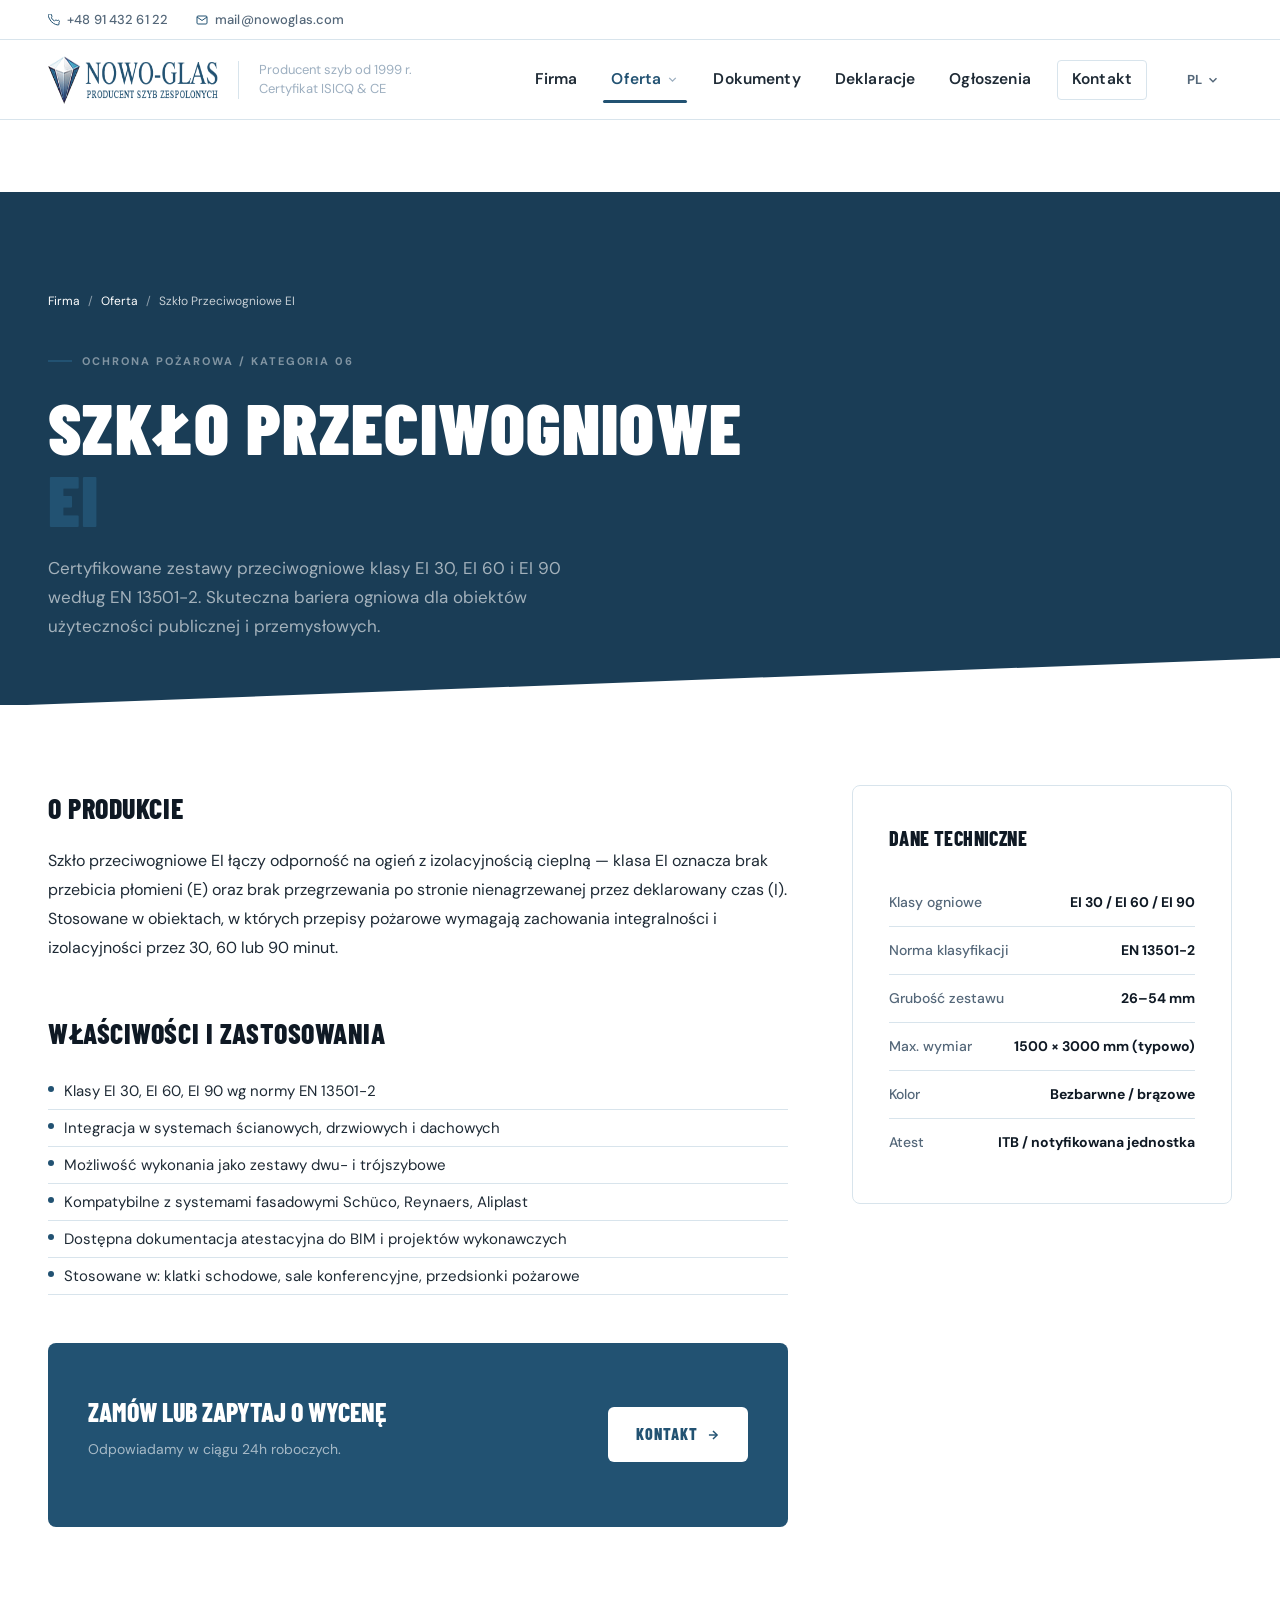
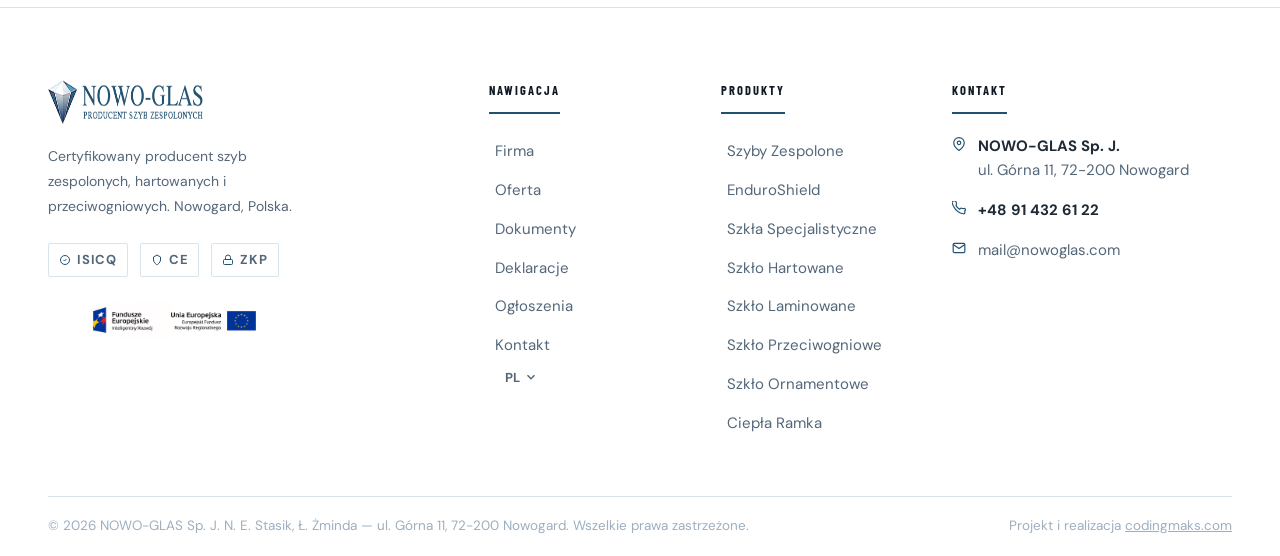
<file: pages/oferta/szklo-przeciwogniowe.html>
<!DOCTYPE html>
<html lang="pl">
<head>
  <meta charset="UTF-8">
  <meta name="viewport" content="width=device-width, initial-scale=1.0">
  <title>Szkło Przeciwogniowe EI — NOWO-GLAS Producent Szyb | Nowogard</title>
  <meta name="description" content="Certyfikowane zestawy przeciwogniowe klasy EI 30, EI 60 i EI 90 według EN 13501-2. Skuteczna bariera ogniowa dla obiektów użyteczności publicznej i przemysłowych.">
  <link rel="canonical" href="https://www.nowoglas.com/oferta/szklo-przeciwogniowe.html">
  <link rel="preconnect" href="https://fonts.googleapis.com">
  <link rel="preconnect" href="https://fonts.gstatic.com" crossorigin>
  <link href="https://fonts.googleapis.com/css2?family=Barlow+Condensed:wght@700;800;900&family=DM+Sans:ital,opsz,wght@0,9..40,300;0,9..40,400;0,9..40,500;0,9..40,600;0,9..40,700;1,9..40,400&display=swap" rel="stylesheet">
  <link rel="stylesheet" href="../../css/style.css">
  <link rel="icon" type="image/svg+xml" href="../../img/favicon.svg">
  <style>
  .page-hero{background:var(--blue-dark);padding:100px 0 64px;margin-top:72px}
  .page-hero__overline{display:inline-flex;align-items:center;gap:10px;font-size:11px;font-weight:700;letter-spacing:.18em;text-transform:uppercase;color:rgba(255,255,255,.45);margin-bottom:20px}
  .page-hero__overline::before{content:'';width:24px;height:2px;background:var(--blue)}
  .page-hero__title{font-family:'Barlow Condensed',sans-serif;font-size:clamp(40px,6vw,72px);font-weight:900;line-height:1;color:var(--white);text-transform:uppercase;letter-spacing:.02em;margin-bottom:20px}
  .page-hero__title em{color:var(--blue);font-style:normal}
  .page-hero__lead{font-size:17px;color:rgba(255,255,255,.6);line-height:1.7;max-width:560px}
  .breadcrumb{display:flex;align-items:center;gap:8px;font-size:12px;color:rgba(255, 255, 255, 0.9);margin-bottom:32px}
  .breadcrumb a{color:rgba(255, 255, 255, 1);text-decoration:none}
  .breadcrumb__sep{color:rgba(255, 255, 255, 0.5)}
  .prod-layout{display:grid;grid-template-columns:1fr 380px;gap:64px;padding:80px 0}
  .prod-specs{background:var(--white);border:1px solid var(--border);border-radius:8px;padding:36px;position:sticky;top:100px;align-self:start}
  .prod-specs__title{font-family:'Barlow Condensed',sans-serif;font-size:20px;font-weight:800;text-transform:uppercase;color:var(--text-900);letter-spacing:.02em;margin-bottom:24px}
  .spec-row{display:flex;justify-content:space-between;align-items:flex-start;gap:12px;padding:12px 0;border-bottom:1px solid var(--border);font-size:14px}
  .spec-row:last-child{border-bottom:none}
  .spec-key{color:var(--text-500);font-weight:500}
  .spec-val{color:var(--text-900);font-weight:700;text-align:right}
  .prod-section-title{font-family:'Barlow Condensed',sans-serif;font-size:28px;font-weight:800;text-transform:uppercase;color:var(--text-900);letter-spacing:.02em;margin-bottom:16px;margin-top:48px}
  .prod-section-title:first-child{margin-top:0}
  .prod-body p{font-size:16px;line-height:1.8;color:var(--text-700);margin-bottom:16px}
  .prod-list{list-style:none;padding:0;margin:0 0 24px 0}
  .prod-list li{display:flex;align-items:flex-start;gap:10px;font-size:15px;line-height:1.6;color:var(--text-700);padding:6px 0;border-bottom:1px solid var(--border)}
  .prod-list li::before{content:'';width:6px;height:6px;border-radius:50%;background:var(--blue);flex-shrink:0;margin-top:7px}
  .prod-cta{background:var(--blue);padding:48px 40px;border-radius:8px;display:flex;align-items:center;justify-content:space-between;gap:24px;flex-wrap:wrap;margin-top:48px}
  .prod-cta h3{font-family:'Barlow Condensed',sans-serif;font-size:26px;font-weight:800;color:var(--white);text-transform:uppercase;margin-bottom:4px}
  .prod-cta p{font-size:14px;color:rgba(255,255,255,.6)}
  .prod-cta .btn-white{background:var(--white);color:var(--blue);border:none;padding:14px 28px;border-radius:6px;font-family:'Barlow Condensed',sans-serif;font-size:16px;font-weight:800;text-transform:uppercase;text-decoration:none;display:inline-flex;align-items:center;gap:8px;letter-spacing:.06em;transition:background .15s}
  @media(max-width:960px){.prod-layout{grid-template-columns:1fr}.prod-specs{position:static}}
</style>
</head>
<body>
<div class="topbar"><div class="topbar__inner"><div class="topbar__left">
  <a href="tel:+48914326122" class="topbar__item"><svg viewBox="0 0 24 24" fill="none" stroke="currentColor" stroke-width="2"><path d="M22 16.92v3a2 2 0 01-2.18 2 19.79 19.79 0 01-8.63-3.07A19.5 19.5 0 013.07 9.81 19.79 19.79 0 01.02 1.18 2 2 0 012 0h3a2 2 0 012 1.72c.127.96.361 1.903.7 2.81a2 2 0 01-.45 2.11L6.91 7.91a16 16 0 006.16 6.16l1.27-1.27a2 2 0 012.11-.45c.907.339 1.85.573 2.81.7A2 2 0 0122 16.92z"/></svg>+48 91 432 61 22</a>
  <a href="mailto:mail@nowoglas.com" class="topbar__item"><svg viewBox="0 0 24 24" fill="none" stroke="currentColor" stroke-width="2"><path d="M4 4h16c1.1 0 2 .9 2 2v12c0 1.1-.9 2-2 2H4c-1.1 0-2-.9-2-2V6c0-1.1.9-2 2-2z"/><polyline points="22,6 12,13 2,6"/></svg>mail@nowoglas.com</a>
</div></div></div>
<header class="navbar" id="navbar" role="banner">
  <div class="navbar__inner">
    <a href="../../index.html" class="navbar__brand"><img src="../../img/logo_nowoglass.png" alt="NOWO-GLAS" width="170" height="48"><span class="navbar__tagline">Producent szyb od 1999 r.<br>Certyfikat ISICQ &amp; CE</span></a>
    <nav class="navbar__nav" role="navigation">
      <a href="../../index.html" class="navbar__link">Firma</a>
      <div class="navbar__item">
        <a href="../oferta.html" class="navbar__link active">Oferta<svg viewBox="0 0 24 24" fill="none" stroke="currentColor" stroke-width="2.5" aria-hidden="true"><polyline points="6 9 12 15 18 9"/></svg></a>
        <div class="dropdown" role="menu">
          <div class="dropdown__title">Produkty NOWO-GLAS Sp. J.</div>
          <div class="dropdown__cols">
            <div>
              <a href="../oferta/szyby-zespolone.html" class="dropdown__link">Szyby Zespolone THERMO</a>
              <a href="../oferta/enduroshield.html" class="dropdown__link">Powłoka EnduroShield</a>
              <a href="../oferta/szkla-specjalistyczne.html" class="dropdown__link">Szkła Przeciwsłoneczne</a>
              <a href="../oferta/szklo-ornamentowe.html" class="dropdown__link">Szkło Ornamentowe</a>
              <a href="../oferta/ciepla-ramka.html" class="dropdown__link">Ciepła Ramka TGI</a>
            </div>
            <div>
              <a href="../oferta/szklo-hartowane.html" class="dropdown__link">Szkło Hartowane SECURIT</a>
              <a href="../oferta/szklo-laminowane.html" class="dropdown__link">Szkło Laminowane SAFE</a>
              <a href="../oferta/szklo-przeciwogniowe.html" class="dropdown__link">Szkło Przeciwogniowe EI</a>
            </div>
          </div>
        </div>
      </div>
      <a href="../dokumenty.html" class="navbar__link">Dokumenty</a>
      <a href="../deklaracje.html" class="navbar__link">Deklaracje</a>
      <a href="../ogloszenia.html" class="navbar__link">Ogłoszenia</a>
      <a href="../kontakt.html" class="navbar__link navbar__link--contact">Kontakt</a>
    </nav>
    <div class="navbar__langs" aria-label="Wybór języka">
      <button class="navbar__lang-current" aria-haspopup="true" aria-expanded="false" aria-controls="lang-menu">
        PL <svg viewBox="0 0 24 24" fill="none" stroke="currentColor" stroke-width="2.5"><polyline points="6 9 12 15 18 9"/></svg>
      </button>
      <div class="navbar__lang-dropdown" id="lang-menu" role="menu">
        <a href="../../index.html" role="menuitem" class="navbar__lang active" hreflang="pl">PL</a>
        <a href="../../de/index.html" role="menuitem" class="navbar__lang" hreflang="de">DE</a>
        <a href="../../en/index.html" role="menuitem" class="navbar__lang" hreflang="en">EN</a>
      </div>
    </div>
    <button class="navbar__hamburger" id="hamburger-btn" aria-label="Otwórz menu" aria-expanded="false"><span></span><span></span><span></span></button>
  </div>
</header>
<div class="mobile-panel__overlay" id="mobile-overlay" aria-hidden="true"></div>
<nav class="mobile-panel" id="mobile-panel" aria-hidden="true">
  <div class="mobile-panel__close"><img src="../../img/logo_nowoglass.png" alt="NOWO-GLAS" height="34"><button id="mobile-close-btn">✕</button></div>
  <div class="mobile-panel__nav">
    <a href="../../index.html" class="mobile-panel__link">Firma</a>
    <button class="mobile-panel__acc-btn" class="mobile-panel__acc-btn open" id="mob-oferta-btn" aria-expanded="true">Oferta<svg viewBox="0 0 24 24" fill="none" stroke="currentColor" stroke-width="2.5" width="16" height="16"><polyline points="6 9 12 15 18 9"/></svg></button>
    <div class="mobile-panel__acc-content open" id="mob-oferta-content">
      <a href="../oferta/szyby-zespolone.html" class="mobile-panel__sub-link">Szyby Zespolone</a>
      <a href="../oferta/szklo-hartowane.html" class="mobile-panel__sub-link">Szkło Hartowane</a>
      <a href="../oferta/szklo-laminowane.html" class="mobile-panel__sub-link">Szkło Laminowane</a>
      <a href="../oferta/szklo-przeciwogniowe.html" class="mobile-panel__sub-link">Szkło Przeciwogniowe</a>
    </div>
    <a href="../dokumenty.html" class="mobile-panel__link">Dokumenty</a>
    <a href="../deklaracje.html" class="mobile-panel__link">Deklaracje</a>
    <a href="../ogloszenia.html" class="mobile-panel__link">Ogłoszenia</a>
    <a href="../kontakt.html" class="mobile-panel__link" style="color:var(--blue);font-weight:700;">Kontakt</a>
  </div>
</nav>
<main>
  <section class="page-hero">
    <div class="container">
      <nav class="breadcrumb"><a href="../../index.html">Firma</a><span class="breadcrumb__sep">/</span><a href="../oferta.html">Oferta</a><span class="breadcrumb__sep">/</span><span>Szkło Przeciwogniowe EI</span></nav>
      <div class="page-hero__overline">Ochrona pożarowa / Kategoria 06</div>
      <h1 class="page-hero__title">Szkło Przeciwogniowe<br><em>EI</em></h1>
      <p class="page-hero__lead">Certyfikowane zestawy przeciwogniowe klasy EI 30, EI 60 i EI 90 według EN 13501-2. Skuteczna bariera ogniowa dla obiektów użyteczności publicznej i przemysłowych.</p>
    </div>
  </section>

  <section aria-label="Szczegóły produktu">
    <div class="container">
      <div class="prod-layout">
        <div class="prod-body">
          <div class="prod-section-title">O produkcie</div>
          <p>Szkło przeciwogniowe EI łączy odporność na ogień z izolacyjnością cieplną — klasa EI oznacza brak przebicia płomieni (E) oraz brak przegrzewania po stronie nienagrzewanej przez deklarowany czas (I). Stosowane w obiektach, w których przepisy pożarowe wymagają zachowania integralności i izolacyjności przez 30, 60 lub 90 minut.</p>
          <div class="prod-section-title">Właściwości i zastosowania</div>
          <ul class="prod-list"><li>Klasy EI 30, EI 60, EI 90 wg normy EN 13501-2</li>
<li>Integracja w systemach ścianowych, drzwiowych i dachowych</li>
<li>Możliwość wykonania jako zestawy dwu- i trójszybowe</li>
<li>Kompatybilne z systemami fasadowymi Schüco, Reynaers, Aliplast</li>
<li>Dostępna dokumentacja atestacyjna do BIM i projektów wykonawczych</li>
<li>Stosowane w: klatki schodowe, sale konferencyjne, przedsionki pożarowe</li></ul>
          <div class="prod-cta">
            <div>
              <h3>Zamów lub zapytaj o wycenę</h3>
              <p>Odpowiadamy w ciągu 24h roboczych.</p>
            </div>
            <a href="../kontakt.html" class="btn-white">Kontakt <svg viewBox="0 0 24 24" fill="none" stroke="currentColor" stroke-width="2.5" width="14" height="14"><line x1="5" y1="12" x2="19" y2="12"/><polyline points="12 5 19 12 12 19"/></svg></a>
          </div>
        </div>
        <div>
          <div class="prod-specs">
            <div class="prod-specs__title">Dane techniczne</div>
            <div class="spec-row"><span class="spec-key">Klasy ogniowe</span><span class="spec-val">EI 30 / EI 60 / EI 90</span></div>
<div class="spec-row"><span class="spec-key">Norma klasyfikacji</span><span class="spec-val">EN 13501-2</span></div>
<div class="spec-row"><span class="spec-key">Grubość zestawu</span><span class="spec-val">26–54 mm</span></div>
<div class="spec-row"><span class="spec-key">Max. wymiar</span><span class="spec-val">1500 × 3000 mm (typowo)</span></div>
<div class="spec-row"><span class="spec-key">Kolor</span><span class="spec-val">Bezbarwne / brązowe</span></div>
<div class="spec-row"><span class="spec-key">Atest</span><span class="spec-val">ITB / notyfikowana jednostka</span></div>
          </div>
        </div>
      </div>
    </div>
  </section>
</main>
<footer class="footer" role="contentinfo">
  <div class="container">
    <div class="footer__grid">
      <div class="footer__brand">
        <img src="../../img/logo_nowoglass.png" alt="NOWO-GLAS Sp. J." width="155" height="44" class="logo">
        <p>Certyfikowany producent szyb zespolonych, hartowanych i przeciwogniowych. Nowogard, Polska.</p>
        <div class="footer__badges">
          <div class="footer__badge"><svg viewBox="0 0 24 24" fill="none" stroke="currentColor" stroke-width="2"><circle cx="12" cy="12" r="9"/><path d="M9 12l2 2 4-4"/></svg>ISICQ</div>
          <div class="footer__badge"><svg viewBox="0 0 24 24" fill="none" stroke="currentColor" stroke-width="2"><path d="M12 2l7 4v6c0 5-7 10-7 10S5 17 5 12V6z"/></svg>CE</div>
          <div class="footer__badge"><svg viewBox="0 0 24 24" fill="none" stroke="currentColor" stroke-width="2"><rect x="3" y="11" width="18" height="10" rx="2"/><path d="M7 11V7a5 5 0 0110 0v4"/></svg>ZKP</div>
        </div>
        <img src="../../img/FE_UE.png" alt="Projekt współfinansowany z UE" class="ue">
      </div>
      <div>
        <div class="footer__col-heading">Nawigacja</div>
        <nav class="footer__nav"><a href="../../index.html">Firma</a><a href="../oferta.html">Oferta</a><a href="../dokumenty.html">Dokumenty</a><a href="../deklaracje.html">Deklaracje</a><a href="../ogloszenia.html">Ogłoszenia</a><a href="../kontakt.html">Kontakt</a></nav>
    <div class="navbar__langs" aria-label="Wybór języka">
      <button class="navbar__lang-current" aria-haspopup="true" aria-expanded="false" aria-controls="lang-menu">
        PL <svg viewBox="0 0 24 24" fill="none" stroke="currentColor" stroke-width="2.5"><polyline points="6 9 12 15 18 9"/></svg>
      </button>
      <div class="navbar__lang-dropdown" id="lang-menu" role="menu">
        <a href="../../index.html" role="menuitem" class="navbar__lang active" hreflang="pl">PL</a>
        <a href="../../de/index.html" role="menuitem" class="navbar__lang" hreflang="de">DE</a>
        <a href="../../en/index.html" role="menuitem" class="navbar__lang" hreflang="en">EN</a>
      </div>
    </div>
      </div>
      <div>
        <div class="footer__col-heading">Produkty</div>
        <nav class="footer__nav"><a href="../oferta/szyby-zespolone.html">Szyby Zespolone</a><a href="../oferta/enduroshield.html">EnduroShield</a><a href="../oferta/szkla-specjalistyczne.html">Szkła Specjalistyczne</a><a href="../oferta/szklo-hartowane.html">Szkło Hartowane</a><a href="../oferta/szklo-laminowane.html">Szkło Laminowane</a><a href="../oferta/szklo-przeciwogniowe.html">Szkło Przeciwogniowe</a><a href="../oferta/szklo-ornamentowe.html">Szkło Ornamentowe</a><a href="../oferta/ciepla-ramka.html">Ciepła Ramka</a></nav>
      </div>
      <div>
        <div class="footer__col-heading">Kontakt</div>
        <address style="font-style:normal;">
          <div class="footer__contact-item"><svg viewBox="0 0 24 24" fill="none" stroke="currentColor" stroke-width="2"><path d="M21 10c0 7-9 13-9 13s-9-6-9-13a9 9 0 0118 0z"/><circle cx="12" cy="10" r="3"/></svg><span><strong>NOWO-GLAS Sp. J.</strong><br>ul. Górna 11, 72-200 Nowogard</span></div>
          <div class="footer__contact-item"><svg viewBox="0 0 24 24" fill="none" stroke="currentColor" stroke-width="2"><path d="M22 16.92v3a2 2 0 01-2.18 2 19.79 19.79 0 01-8.63-3.07A19.5 19.5 0 013.07 9.81 19.79 19.79 0 01.02 1.18 2 2 0 012 0h3a2 2 0 012 1.72c.127.96.361 1.903.7 2.81a2 2 0 01-.45 2.11L6.91 7.91a16 16 0 006.16 6.16l1.27-1.27a2 2 0 012.11-.45c.907.339 1.85.573 2.81.7A2 2 0 0122 16.92z"/></svg><a href="tel:+48914326122"><strong>+48 91 432 61 22</strong></a></div>
          <div class="footer__contact-item"><svg viewBox="0 0 24 24" fill="none" stroke="currentColor" stroke-width="2"><path d="M4 4h16c1.1 0 2 .9 2 2v12c0 1.1-.9 2-2 2H4c-1.1 0-2-.9-2-2V6c0-1.1.9-2 2-2z"/><polyline points="22,6 12,13 2,6"/></svg><a href="mailto:mail@nowoglas.com">mail@nowoglas.com</a></div>
        </address>
      </div>
    </div>
    <div class="footer__bottom">
      <span>© 2026 NOWO-GLAS Sp. J. N. E. Stasik, Ł. Żminda — ul. Górna 11, 72-200 Nowogard. Wszelkie prawa zastrzeżone.</span><span>Projekt i realizacja <a href="https://codingmaks.com" target="_blank" style="color:inherit; text-decoration:underline;">codingmaks.com</a></span></div>
      
    </div>
  </div>
</footer>
<script src="../../js/nav.js" defer></script>
</body>
</html>
</file>
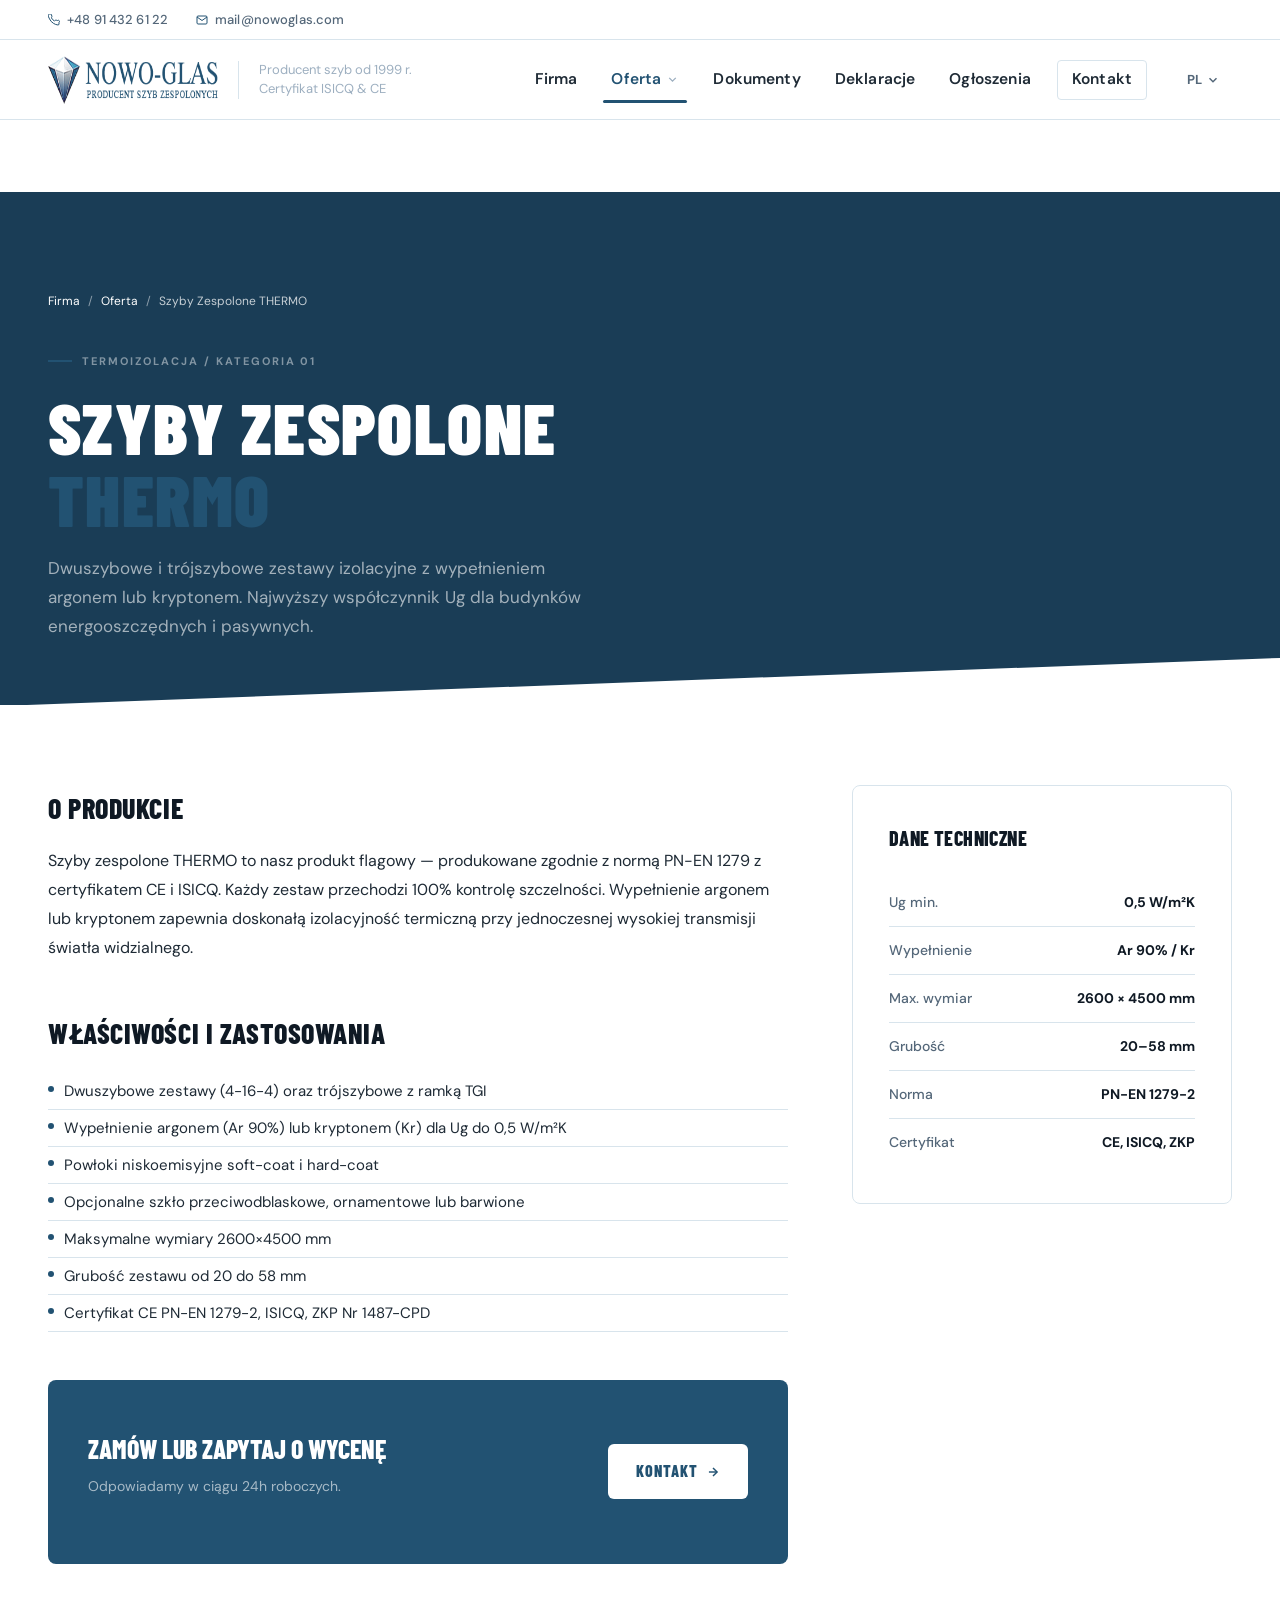
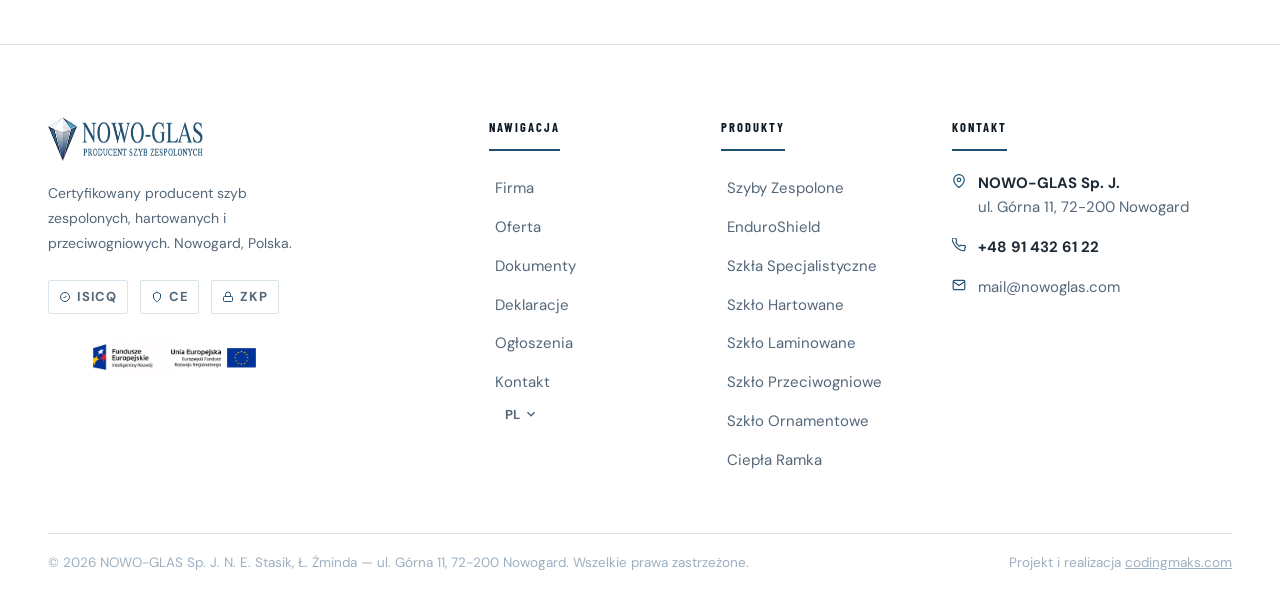
<file: pages/oferta/szyby-zespolone.html>
<!DOCTYPE html>
<html lang="pl">
<head>
  <meta charset="UTF-8">
  <meta name="viewport" content="width=device-width, initial-scale=1.0">
  <title>Szyby Zespolone THERMO — NOWO-GLAS Producent Szyb | Nowogard</title>
  <meta name="description" content="Dwuszybowe i trójszybowe zestawy izolacyjne z wypełnieniem argonem lub kryptonem. Najwyższy współczynnik Ug dla budynków energooszczędnych i pasywnych.">
  <link rel="canonical" href="https://www.nowoglas.com/oferta/szyby-zespolone.html">
  <link rel="preconnect" href="https://fonts.googleapis.com">
  <link rel="preconnect" href="https://fonts.gstatic.com" crossorigin>
  <link href="https://fonts.googleapis.com/css2?family=Barlow+Condensed:wght@700;800;900&family=DM+Sans:ital,opsz,wght@0,9..40,300;0,9..40,400;0,9..40,500;0,9..40,600;0,9..40,700;1,9..40,400&display=swap" rel="stylesheet">
  <link rel="stylesheet" href="../../css/style.css">
  <link rel="icon" type="image/svg+xml" href="../../img/favicon.svg">
  <style>
  .page-hero{background:var(--blue-dark);padding:100px 0 64px;margin-top:72px}
  .page-hero__overline{display:inline-flex;align-items:center;gap:10px;font-size:11px;font-weight:700;letter-spacing:.18em;text-transform:uppercase;color:rgba(255,255,255,.45);margin-bottom:20px}
  .page-hero__overline::before{content:'';width:24px;height:2px;background:var(--blue)}
  .page-hero__title{font-family:'Barlow Condensed',sans-serif;font-size:clamp(40px,6vw,72px);font-weight:900;line-height:1;color:var(--white);text-transform:uppercase;letter-spacing:.02em;margin-bottom:20px}
  .page-hero__title em{color:var(--blue);font-style:normal}
  .page-hero__lead{font-size:17px;color:rgba(255,255,255,.6);line-height:1.7;max-width:560px}
  .breadcrumb{display:flex;align-items:center;gap:8px;font-size:12px;color:rgba(255, 255, 255, 0.9);margin-bottom:32px}
  .breadcrumb a{color:rgba(255, 255, 255, 1);text-decoration:none}
  .breadcrumb__sep{color:rgba(255, 255, 255, 0.5)}
  .prod-layout{display:grid;grid-template-columns:1fr 380px;gap:64px;padding:80px 0}
  .prod-specs{background:var(--white);border:1px solid var(--border);border-radius:8px;padding:36px;position:sticky;top:100px;align-self:start}
  .prod-specs__title{font-family:'Barlow Condensed',sans-serif;font-size:20px;font-weight:800;text-transform:uppercase;color:var(--text-900);letter-spacing:.02em;margin-bottom:24px}
  .spec-row{display:flex;justify-content:space-between;align-items:flex-start;gap:12px;padding:12px 0;border-bottom:1px solid var(--border);font-size:14px}
  .spec-row:last-child{border-bottom:none}
  .spec-key{color:var(--text-500);font-weight:500}
  .spec-val{color:var(--text-900);font-weight:700;text-align:right}
  .prod-section-title{font-family:'Barlow Condensed',sans-serif;font-size:28px;font-weight:800;text-transform:uppercase;color:var(--text-900);letter-spacing:.02em;margin-bottom:16px;margin-top:48px}
  .prod-section-title:first-child{margin-top:0}
  .prod-body p{font-size:16px;line-height:1.8;color:var(--text-700);margin-bottom:16px}
  .prod-list{list-style:none;padding:0;margin:0 0 24px 0}
  .prod-list li{display:flex;align-items:flex-start;gap:10px;font-size:15px;line-height:1.6;color:var(--text-700);padding:6px 0;border-bottom:1px solid var(--border)}
  .prod-list li::before{content:'';width:6px;height:6px;border-radius:50%;background:var(--blue);flex-shrink:0;margin-top:7px}
  .prod-cta{background:var(--blue);padding:48px 40px;border-radius:8px;display:flex;align-items:center;justify-content:space-between;gap:24px;flex-wrap:wrap;margin-top:48px}
  .prod-cta h3{font-family:'Barlow Condensed',sans-serif;font-size:26px;font-weight:800;color:var(--white);text-transform:uppercase;margin-bottom:4px}
  .prod-cta p{font-size:14px;color:rgba(255,255,255,.6)}
  .prod-cta .btn-white{background:var(--white);color:var(--blue);border:none;padding:14px 28px;border-radius:6px;font-family:'Barlow Condensed',sans-serif;font-size:16px;font-weight:800;text-transform:uppercase;text-decoration:none;display:inline-flex;align-items:center;gap:8px;letter-spacing:.06em;transition:background .15s}
  @media(max-width:960px){.prod-layout{grid-template-columns:1fr}.prod-specs{position:static}}
</style>
</head>
<body>
<div class="topbar"><div class="topbar__inner"><div class="topbar__left">
  <a href="tel:+48914326122" class="topbar__item"><svg viewBox="0 0 24 24" fill="none" stroke="currentColor" stroke-width="2"><path d="M22 16.92v3a2 2 0 01-2.18 2 19.79 19.79 0 01-8.63-3.07A19.5 19.5 0 013.07 9.81 19.79 19.79 0 01.02 1.18 2 2 0 012 0h3a2 2 0 012 1.72c.127.96.361 1.903.7 2.81a2 2 0 01-.45 2.11L6.91 7.91a16 16 0 006.16 6.16l1.27-1.27a2 2 0 012.11-.45c.907.339 1.85.573 2.81.7A2 2 0 0122 16.92z"/></svg>+48 91 432 61 22</a>
  <a href="mailto:mail@nowoglas.com" class="topbar__item"><svg viewBox="0 0 24 24" fill="none" stroke="currentColor" stroke-width="2"><path d="M4 4h16c1.1 0 2 .9 2 2v12c0 1.1-.9 2-2 2H4c-1.1 0-2-.9-2-2V6c0-1.1.9-2 2-2z"/><polyline points="22,6 12,13 2,6"/></svg>mail@nowoglas.com</a>
</div></div></div>
<header class="navbar" id="navbar" role="banner">
  <div class="navbar__inner">
    <a href="../../index.html" class="navbar__brand"><img src="../../img/logo_nowoglass.png" alt="NOWO-GLAS" width="170" height="48"><span class="navbar__tagline">Producent szyb od 1999 r.<br>Certyfikat ISICQ &amp; CE</span></a>
    <nav class="navbar__nav" role="navigation">
      <a href="../../index.html" class="navbar__link">Firma</a>
      <div class="navbar__item">
        <a href="../oferta.html" class="navbar__link active">Oferta<svg viewBox="0 0 24 24" fill="none" stroke="currentColor" stroke-width="2.5" aria-hidden="true"><polyline points="6 9 12 15 18 9"/></svg></a>
        <div class="dropdown" role="menu">
          <div class="dropdown__title">Produkty NOWO-GLAS Sp. J.</div>
          <div class="dropdown__cols">
            <div>
              <a href="../oferta/szyby-zespolone.html" class="dropdown__link">Szyby Zespolone THERMO</a>
              <a href="../oferta/enduroshield.html" class="dropdown__link">Powłoka EnduroShield</a>
              <a href="../oferta/szkla-specjalistyczne.html" class="dropdown__link">Szkła Przeciwsłoneczne</a>
              <a href="../oferta/szklo-ornamentowe.html" class="dropdown__link">Szkło Ornamentowe</a>
              <a href="../oferta/ciepla-ramka.html" class="dropdown__link">Ciepła Ramka TGI</a>
            </div>
            <div>
              <a href="../oferta/szklo-hartowane.html" class="dropdown__link">Szkło Hartowane SECURIT</a>
              <a href="../oferta/szklo-laminowane.html" class="dropdown__link">Szkło Laminowane SAFE</a>
              <a href="../oferta/szklo-przeciwogniowe.html" class="dropdown__link">Szkło Przeciwogniowe EI</a>
            </div>
          </div>
        </div>
      </div>
      <a href="../dokumenty.html" class="navbar__link">Dokumenty</a>
      <a href="../deklaracje.html" class="navbar__link">Deklaracje</a>
      <a href="../ogloszenia.html" class="navbar__link">Ogłoszenia</a>
      <a href="../kontakt.html" class="navbar__link navbar__link--contact">Kontakt</a>
    </nav>
    <div class="navbar__langs" aria-label="Wybór języka">
      <button class="navbar__lang-current" aria-haspopup="true" aria-expanded="false" aria-controls="lang-menu">
        PL <svg viewBox="0 0 24 24" fill="none" stroke="currentColor" stroke-width="2.5"><polyline points="6 9 12 15 18 9"/></svg>
      </button>
      <div class="navbar__lang-dropdown" id="lang-menu" role="menu">
        <a href="../../index.html" role="menuitem" class="navbar__lang active" hreflang="pl">PL</a>
        <a href="../../de/index.html" role="menuitem" class="navbar__lang" hreflang="de">DE</a>
        <a href="../../en/index.html" role="menuitem" class="navbar__lang" hreflang="en">EN</a>
      </div>
    </div>
    <button class="navbar__hamburger" id="hamburger-btn" aria-label="Otwórz menu" aria-expanded="false"><span></span><span></span><span></span></button>
  </div>
</header>
<div class="mobile-panel__overlay" id="mobile-overlay" aria-hidden="true"></div>
<nav class="mobile-panel" id="mobile-panel" aria-hidden="true">
  <div class="mobile-panel__close"><img src="../../img/logo_nowoglass.png" alt="NOWO-GLAS" height="34"><button id="mobile-close-btn">✕</button></div>
  <div class="mobile-panel__nav">
    <a href="../../index.html" class="mobile-panel__link">Firma</a>
    <button class="mobile-panel__acc-btn" class="mobile-panel__acc-btn open" id="mob-oferta-btn" aria-expanded="true">Oferta<svg viewBox="0 0 24 24" fill="none" stroke="currentColor" stroke-width="2.5" width="16" height="16"><polyline points="6 9 12 15 18 9"/></svg></button>
    <div class="mobile-panel__acc-content open" id="mob-oferta-content">
      <a href="../oferta/szyby-zespolone.html" class="mobile-panel__sub-link">Szyby Zespolone</a>
      <a href="../oferta/szklo-hartowane.html" class="mobile-panel__sub-link">Szkło Hartowane</a>
      <a href="../oferta/szklo-laminowane.html" class="mobile-panel__sub-link">Szkło Laminowane</a>
      <a href="../oferta/szklo-przeciwogniowe.html" class="mobile-panel__sub-link">Szkło Przeciwogniowe</a>
    </div>
    <a href="../dokumenty.html" class="mobile-panel__link">Dokumenty</a>
    <a href="../deklaracje.html" class="mobile-panel__link">Deklaracje</a>
    <a href="../ogloszenia.html" class="mobile-panel__link">Ogłoszenia</a>
    <a href="../kontakt.html" class="mobile-panel__link" style="color:var(--blue);font-weight:700;">Kontakt</a>
  </div>
</nav>
<main>
  <section class="page-hero">
    <div class="container">
      <nav class="breadcrumb"><a href="../../index.html">Firma</a><span class="breadcrumb__sep">/</span><a href="../oferta.html">Oferta</a><span class="breadcrumb__sep">/</span><span>Szyby Zespolone THERMO</span></nav>
      <div class="page-hero__overline">Termoizolacja / Kategoria 01</div>
      <h1 class="page-hero__title">Szyby Zespolone<br><em>THERMO</em></h1>
      <p class="page-hero__lead">Dwuszybowe i trójszybowe zestawy izolacyjne z wypełnieniem argonem lub kryptonem. Najwyższy współczynnik Ug dla budynków energooszczędnych i pasywnych.</p>
    </div>
  </section>

  <section aria-label="Szczegóły produktu">
    <div class="container">
      <div class="prod-layout">
        <div class="prod-body">
          <div class="prod-section-title">O produkcie</div>
          <p>Szyby zespolone THERMO to nasz produkt flagowy — produkowane zgodnie z normą PN-EN 1279 z certyfikatem CE i ISICQ. Każdy zestaw przechodzi 100% kontrolę szczelności. Wypełnienie argonem lub kryptonem zapewnia doskonałą izolacyjność termiczną przy jednoczesnej wysokiej transmisji światła widzialnego.</p>
          <div class="prod-section-title">Właściwości i zastosowania</div>
          <ul class="prod-list"><li>Dwuszybowe zestawy (4-16-4) oraz trójszybowe z ramką TGI</li>
<li>Wypełnienie argonem (Ar 90%) lub kryptonem (Kr) dla Ug do 0,5 W/m²K</li>
<li>Powłoki niskoemisyjne soft-coat i hard-coat</li>
<li>Opcjonalne szkło przeciwodblaskowe, ornamentowe lub barwione</li>
<li>Maksymalne wymiary 2600×4500 mm</li>
<li>Grubość zestawu od 20 do 58 mm</li>
<li>Certyfikat CE PN-EN 1279-2, ISICQ, ZKP Nr 1487-CPD</li></ul>
          <div class="prod-cta">
            <div>
              <h3>Zamów lub zapytaj o wycenę</h3>
              <p>Odpowiadamy w ciągu 24h roboczych.</p>
            </div>
            <a href="../kontakt.html" class="btn-white">Kontakt <svg viewBox="0 0 24 24" fill="none" stroke="currentColor" stroke-width="2.5" width="14" height="14"><line x1="5" y1="12" x2="19" y2="12"/><polyline points="12 5 19 12 12 19"/></svg></a>
          </div>
        </div>
        <div>
          <div class="prod-specs">
            <div class="prod-specs__title">Dane techniczne</div>
            <div class="spec-row"><span class="spec-key">Ug min.</span><span class="spec-val">0,5 W/m²K</span></div>
<div class="spec-row"><span class="spec-key">Wypełnienie</span><span class="spec-val">Ar 90% / Kr</span></div>
<div class="spec-row"><span class="spec-key">Max. wymiar</span><span class="spec-val">2600 × 4500 mm</span></div>
<div class="spec-row"><span class="spec-key">Grubość</span><span class="spec-val">20–58 mm</span></div>
<div class="spec-row"><span class="spec-key">Norma</span><span class="spec-val">PN-EN 1279-2</span></div>
<div class="spec-row"><span class="spec-key">Certyfikat</span><span class="spec-val">CE, ISICQ, ZKP</span></div>
          </div>
        </div>
      </div>
    </div>
  </section>
</main>
<footer class="footer" role="contentinfo">
  <div class="container">
    <div class="footer__grid">
      <div class="footer__brand">
        <img src="../../img/logo_nowoglass.png" alt="NOWO-GLAS Sp. J." width="155" height="44" class="logo">
        <p>Certyfikowany producent szyb zespolonych, hartowanych i przeciwogniowych. Nowogard, Polska.</p>
        <div class="footer__badges">
          <div class="footer__badge"><svg viewBox="0 0 24 24" fill="none" stroke="currentColor" stroke-width="2"><circle cx="12" cy="12" r="9"/><path d="M9 12l2 2 4-4"/></svg>ISICQ</div>
          <div class="footer__badge"><svg viewBox="0 0 24 24" fill="none" stroke="currentColor" stroke-width="2"><path d="M12 2l7 4v6c0 5-7 10-7 10S5 17 5 12V6z"/></svg>CE</div>
          <div class="footer__badge"><svg viewBox="0 0 24 24" fill="none" stroke="currentColor" stroke-width="2"><rect x="3" y="11" width="18" height="10" rx="2"/><path d="M7 11V7a5 5 0 0110 0v4"/></svg>ZKP</div>
        </div>
        <img src="../../img/FE_UE.png" alt="Projekt współfinansowany z UE" class="ue">
      </div>
      <div>
        <div class="footer__col-heading">Nawigacja</div>
        <nav class="footer__nav"><a href="../../index.html">Firma</a><a href="../oferta.html">Oferta</a><a href="../dokumenty.html">Dokumenty</a><a href="../deklaracje.html">Deklaracje</a><a href="../ogloszenia.html">Ogłoszenia</a><a href="../kontakt.html">Kontakt</a></nav>
    <div class="navbar__langs" aria-label="Wybór języka">
      <button class="navbar__lang-current" aria-haspopup="true" aria-expanded="false" aria-controls="lang-menu">
        PL <svg viewBox="0 0 24 24" fill="none" stroke="currentColor" stroke-width="2.5"><polyline points="6 9 12 15 18 9"/></svg>
      </button>
      <div class="navbar__lang-dropdown" id="lang-menu" role="menu">
        <a href="../../index.html" role="menuitem" class="navbar__lang active" hreflang="pl">PL</a>
        <a href="../../de/index.html" role="menuitem" class="navbar__lang" hreflang="de">DE</a>
        <a href="../../en/index.html" role="menuitem" class="navbar__lang" hreflang="en">EN</a>
      </div>
    </div>
      </div>
      <div>
        <div class="footer__col-heading">Produkty</div>
        <nav class="footer__nav"><a href="../oferta/szyby-zespolone.html">Szyby Zespolone</a><a href="../oferta/enduroshield.html">EnduroShield</a><a href="../oferta/szkla-specjalistyczne.html">Szkła Specjalistyczne</a><a href="../oferta/szklo-hartowane.html">Szkło Hartowane</a><a href="../oferta/szklo-laminowane.html">Szkło Laminowane</a><a href="../oferta/szklo-przeciwogniowe.html">Szkło Przeciwogniowe</a><a href="../oferta/szklo-ornamentowe.html">Szkło Ornamentowe</a><a href="../oferta/ciepla-ramka.html">Ciepła Ramka</a></nav>
      </div>
      <div>
        <div class="footer__col-heading">Kontakt</div>
        <address style="font-style:normal;">
          <div class="footer__contact-item"><svg viewBox="0 0 24 24" fill="none" stroke="currentColor" stroke-width="2"><path d="M21 10c0 7-9 13-9 13s-9-6-9-13a9 9 0 0118 0z"/><circle cx="12" cy="10" r="3"/></svg><span><strong>NOWO-GLAS Sp. J.</strong><br>ul. Górna 11, 72-200 Nowogard</span></div>
          <div class="footer__contact-item"><svg viewBox="0 0 24 24" fill="none" stroke="currentColor" stroke-width="2"><path d="M22 16.92v3a2 2 0 01-2.18 2 19.79 19.79 0 01-8.63-3.07A19.5 19.5 0 013.07 9.81 19.79 19.79 0 01.02 1.18 2 2 0 012 0h3a2 2 0 012 1.72c.127.96.361 1.903.7 2.81a2 2 0 01-.45 2.11L6.91 7.91a16 16 0 006.16 6.16l1.27-1.27a2 2 0 012.11-.45c.907.339 1.85.573 2.81.7A2 2 0 0122 16.92z"/></svg><a href="tel:+48914326122"><strong>+48 91 432 61 22</strong></a></div>
          <div class="footer__contact-item"><svg viewBox="0 0 24 24" fill="none" stroke="currentColor" stroke-width="2"><path d="M4 4h16c1.1 0 2 .9 2 2v12c0 1.1-.9 2-2 2H4c-1.1 0-2-.9-2-2V6c0-1.1.9-2 2-2z"/><polyline points="22,6 12,13 2,6"/></svg><a href="mailto:mail@nowoglas.com">mail@nowoglas.com</a></div>
        </address>
      </div>
    </div>
    <div class="footer__bottom">
      <span>© 2026 NOWO-GLAS Sp. J. N. E. Stasik, Ł. Żminda — ul. Górna 11, 72-200 Nowogard. Wszelkie prawa zastrzeżone.</span><span>Projekt i realizacja <a href="https://codingmaks.com" target="_blank" style="color:inherit; text-decoration:underline;">codingmaks.com</a></span></div>
      
    </div>
  </div>
</footer>
<script src="../../js/nav.js" defer></script>
</body>
</html>
</file>
<file: css/style.css>
/* =========================================================
   NOWOGLASS — DESIGN SYSTEM v4
   Brand color: #225272 (ze skanowania logo)
   Klimat: B2B korpo, profesjonalny, zaufanie
   ========================================================= */

@import url('https://fonts.googleapis.com/css2?family=Barlow+Condensed:wght@700;800;900&family=DM+Sans:ital,opsz,wght@0,9..40,300;0,9..40,400;0,9..40,500;0,9..40,600;0,9..40,700;1,9..40,400&display=swap');

/* --- Reset --- */
*, *::before, *::after { box-sizing: border-box; margin: 0; padding: 0; }
html { scroll-behavior: smooth; }
body {
  font-family: 'DM Sans', -apple-system, Helvetica, Arial, sans-serif;
  font-size: 16px;
  color: #1E2A35;
  background: #fff;
  line-height: 1.65;
  -webkit-font-smoothing: antialiased;
  overflow-x: hidden;
}
img { max-width: 100%; display: block; }
a { text-decoration: none; color: inherit; }
ul, ol { list-style: none; }
button { cursor: pointer; font-family: inherit; border: none; background: none; }

/* --- Container --- */
.container {
  width: 100%;
  max-width: 1280px;
  margin: 0 auto;
  padding: 0 48px;
}

/* =========================================================
   BRAND PALETTE — spójny z logo #225272
   ========================================================= */
:root {
  /* Primary — dokładnie z logo */
  --blue:       #225272;   /* Logo dominant color */
  --blue-dark:  #1A3D56;   /* Hover, CTA bg */
  --blue-deep:  #122840;   /* Footer bg accent */
  --blue-mid:   #3F6985;   /* Secondary accent */
  --blue-light: #EEF4F8;   /* Tła sekcji, hover state */
  --blue-pale:  #F7FAFB;   /* Bardzo jasne tło */

  /* Neutrals — korporacyjne */
  --text-900: #0F1924;    /* Główny tekst heading */
  --text-700: #1E2A35;    /* Body text */
  --text-500: #546779;    /* Muted text */
  --text-300: #9DAFC0;    /* Placeholder, labels */
  --border:   #D8E4EC;    /* Border lines */
  --gray-bg:  #F2F6F9;    /* Background sekcji */
  --white:    #FFFFFF;

  /* Trust/accent */
  --green-ok: #2E7D52;    /* Checkmarks, pozytywne */
}

/* =========================================================
   TOPBAR — white, business contact strip
   ========================================================= */
.topbar {
  background: var(--white);
  border-bottom: 1px solid var(--border);
  padding: 9px 0;
}
.topbar__inner {
  max-width: 1280px;
  margin: 0 auto;
  padding: 0 48px;
  display: flex;
  justify-content: space-between;
  align-items: center;
  gap: 24px;
}
.topbar__left {
  display: flex;
  align-items: center;
  gap: 28px;
}
.topbar__item {
  display: flex;
  align-items: center;
  gap: 7px;
  color: var(--text-500);
  font-size: 13px;
  font-weight: 500;
  transition: color .15s;
  letter-spacing: .01em;
  white-space: nowrap;
}
.topbar__item:hover { color: var(--blue); }
.topbar__item svg { width: 12px; height: 12px; flex-shrink: 0; color: var(--blue); }
.topbar__sep {
  width: 1px; height: 14px;
  background: var(--border);
  flex-shrink: 0;
}
.topbar__hours {
  font-size: 12px;
  color: var(--text-300);
  font-weight: 500;
  display: flex;
  align-items: center;
  gap: 6px;
  white-space: nowrap;
}
.topbar__hours svg { width: 12px; height: 12px; color: var(--blue); flex-shrink: 0; }

.topbar__right { display: flex; align-items: center; gap: 6px; }
.topbar__lang {
  padding: 2px 9px;
  font-size: 11.5px;
  font-weight: 700;
  letter-spacing: .08em;
  color: var(--text-300);
  border-radius: 2px;
  border: 1px solid transparent;
  transition: all .15s;
}
.topbar__lang.active { color: var(--blue); border-color: var(--blue); }
.topbar__lang:hover { color: var(--blue); background: var(--blue-light); }

/* =========================================================
   NAVBAR — czysto biały, profesjonalny
   ========================================================= */
.navbar {
  position: sticky;
  top: 0;
  z-index: 900;
  background: var(--white);
  height: 80px;
  border-bottom: 1px solid var(--border);
  transition: box-shadow .25s, border-color .25s;
}
.navbar.scrolled {
  box-shadow: 0 2px 24px rgba(34,82,114,.1);
  border-bottom-color: transparent;
}
.navbar__inner {
  max-width: 1280px;
  margin: 0 auto;
  padding: 0 48px;
  height: 100%;
  display: flex;
  align-items: center;
  justify-content: space-between;
  gap: 24px;
}
.navbar__brand {
  display: flex;
  align-items: center;
  gap: 20px;
  flex-shrink: 0;
}
.navbar__logo img { height: 48px; width: auto; }
.navbar__tagline {
  font-size: 13px;
  color: var(--text-300);
  line-height: 1.45;
  border-left: 1.5px solid var(--border);
  padding-left: 20px;
  white-space: nowrap;
}

/* Language switcher in navbar */
.navbar__langs {
  position: relative;
  margin-left: 4px;
}
.navbar__lang-current {
  display: flex;
  align-items: center;
  gap: 4px;
  background: none;
  border: none;
  cursor: pointer;
  padding: 6px 12px;
  border-radius: 4px;
  font-family: inherit;
  font-size: 13px;
  font-weight: 700;
  color: var(--text-500);
  transition: all .2s;
}
.navbar__lang-current:hover, .navbar__lang-current:focus { color: var(--blue); background: var(--blue-light); }
.navbar__lang-current svg { width: 14px; height: 14px; transition: transform .2s; }
.navbar__langs:hover .navbar__lang-current svg,
.navbar__langs:focus-within .navbar__lang-current svg { transform: rotate(180deg); }

.navbar__lang-dropdown {
  position: absolute;
  top: calc(100% + 4px);
  left: 50%;
  transform: translateX(-50%) translateY(-6px);
  background: var(--white);
  border: 1px solid var(--border);
  box-shadow: 0 4px 16px rgba(0,0,0,.08);
  border-radius: 4px;
  padding: 8px 0;
  min-width: 60px;
  display: flex;
  flex-direction: column;
  opacity: 0;
  visibility: hidden;
  transition: all .2s;
  z-index: 100;
}
.navbar__langs:hover .navbar__lang-dropdown,
.navbar__langs:focus-within .navbar__lang-dropdown,
.navbar__langs.open .navbar__lang-dropdown {
  opacity: 1;
  visibility: visible;
  transform: translateX(-50%) translateY(0);
}
.navbar__lang {
  font-size: 12.5px;
  font-weight: 600;
  color: var(--text-500);
  padding: 6px 20px;
  text-decoration: none;
  text-align: center;
  display: block;
}
.navbar__lang:hover, .navbar__lang.active, .navbar__lang:focus {
  color: var(--blue);
  background: var(--blue-light);
  outline: none;
}

.navbar__nav {
  display: flex;
  align-items: center;
  gap: 2px;
  flex: 1;
  justify-content: flex-end;
}
.navbar__link {
  padding: 8px 16px;
  font-family: 'DM Sans', sans-serif;
  font-size: 15.5px;
  font-weight: 600;
  letter-spacing: .01em;
  color: var(--text-700);
  border-radius: 3px;
  transition: color .15s, background .15s;
  white-space: nowrap;
  position: relative;
}
.navbar__link:hover { color: var(--blue); background: var(--blue-light); }
.navbar__link.active { color: var(--blue); }
.navbar__link.active::after {
  content: '';
  position: absolute;
  bottom: -2px; left: 8px; right: 8px;
  height: 2.5px;
  background: var(--blue);
  border-radius: 2px;
}

/* Button style for Kontakt */
.navbar__link--contact {
  border: 1.5px solid var(--border);
  padding: 6px 14px;
  margin-left: 8px;
  border-radius: 4px;
}
.navbar__link--contact.active {
  border-color: var(--blue);
}
.navbar__link--contact.active::after {
  display: none;
}
.navbar__link--contact:hover {
  background: var(--blue);
  color: var(--white);
  border-color: var(--blue);
}

/* Navbar Dropdown */
.navbar__item { position: relative; padding-bottom: 14px; margin-bottom: -14px; }
.navbar__item > .navbar__link { display: flex; align-items: center; gap: 5px; }
.navbar__item > .navbar__link svg {
  width: 13px; height: 13px;
  transition: transform .2s;
  color: var(--text-300);
}
.navbar__item:hover > .navbar__link svg { transform: rotate(180deg); color: var(--blue); }
.navbar__item:hover > .navbar__link { color: var(--blue); background: var(--blue-light); }

.dropdown {
  position: absolute;
  top: calc(100% + 0px);
  left: 50%;
  transform: translateX(-50%) translateY(-6px);
  min-width: 580px;
  background: var(--white);
  border: 1px solid var(--border);
  box-shadow: 0 20px 60px rgba(34,82,114,.12), 0 4px 16px rgba(0,0,0,.06);
  padding: 24px 28px;
  opacity: 0;
  visibility: hidden;
  pointer-events: none;
  transition: opacity .2s, transform .2s, visibility 0s .25s;
  border-radius: 4px;
  z-index: 100;
}
.navbar__item:hover .dropdown {
  opacity: 1; visibility: visible;
  pointer-events: all;
  transform: translateX(-50%) translateY(0);
  transition: opacity .2s, transform .2s, visibility 0s 0s;
}
.dropdown__title {
  font-family: 'Barlow', sans-serif;
  font-size: 11px;
  font-weight: 700;
  letter-spacing: .14em;
  text-transform: uppercase;
  color: var(--text-300);
  margin-bottom: 14px;
  padding-bottom: 12px;
  border-bottom: 1px solid var(--border);
}
.dropdown__cols { display: grid; grid-template-columns: 1fr 1fr; gap: 0 24px; }
.dropdown__link {
  display: flex;
  align-items: center;
  gap: 10px;
  padding: 9px 10px;
  font-size: 13.5px;
  font-weight: 500;
  color: var(--text-700);
  border-radius: 3px;
  transition: all .15s;
}
.dropdown__link:hover { background: var(--blue-light); color: var(--blue); transform: translateX(3px); }
.dropdown__link::before {
  content: '';
  width: 4px; height: 4px;
  border-radius: 50%;
  background: var(--blue);
  flex-shrink: 0;
  opacity: .5;
  transition: opacity .15s;
}
.dropdown__link:hover::before { opacity: 1; }

/* Hamburger */
.navbar__hamburger {
  display: none;
  flex-direction: column;
  gap: 5px;
  padding: 8px;
  margin-left: 8px;
}
.navbar__hamburger span {
  display: block;
  width: 22px; height: 2px;
  background: var(--text-700);
  border-radius: 1px;
  transition: all .25s;
}
.navbar__hamburger.open span:nth-child(1) { transform: translateY(7px) rotate(45deg); }
.navbar__hamburger.open span:nth-child(2) { opacity: 0; }
.navbar__hamburger.open span:nth-child(3) { transform: translateY(-7px) rotate(-45deg); }

/* Mobile panel */
.mobile-panel {
  position: fixed;
  top: 0; right: -100%;
  width: min(360px, 92vw);
  height: 100vh;
  background: var(--white);
  z-index: 1010;
  overflow-y: auto;
  transition: right .32s cubic-bezier(.25,.46,.45,.94);
  padding: 32px 28px;
  box-shadow: -4px 0 40px rgba(34,82,114,.15);
}
.mobile-panel.open { right: 0; }
.mobile-panel__close {
  display: flex; justify-content: space-between; align-items: center;
  margin-bottom: 28px;
  padding-bottom: 20px;
  border-bottom: 1px solid var(--border);
}
.mobile-panel__close img { height: 36px; }
.mobile-panel__close button { font-size: 22px; color: var(--text-300); background: none; border: none; cursor: pointer; }
.mobile-panel__nav { display: flex; flex-direction: column; gap: 2px; }
.mobile-panel__link {
  display: block;
  padding: 12px 14px;
  font-size: 15px;
  font-weight: 600;
  color: var(--text-700);
  border-radius: 3px;
  transition: all .15s;
  letter-spacing: .01em;
}
.mobile-panel__link:hover { background: var(--blue-light); color: var(--blue); }
.mobile-panel__acc-btn {
  display: flex; align-items: center; justify-content: space-between;
  width: 100%;
  padding: 12px 14px;
  font-size: 15px;
  font-weight: 600;
  color: var(--text-700);
  border-radius: 3px;
  text-align: left;
  transition: all .15s;
}
.mobile-panel__acc-btn:hover { background: var(--blue-light); color: var(--blue); }
.mobile-panel__acc-btn svg { transition: transform .2s; }
.mobile-panel__acc-btn.open svg { transform: rotate(180deg); }
.mobile-panel__acc-content { max-height: 0; overflow: hidden; transition: max-height .3s; }
.mobile-panel__acc-content.open { max-height: 500px; }
.mobile-panel__sub-link {
  display: block;
  padding: 9px 14px 9px 30px;
  font-size: 13.5px;
  font-weight: 500;
  color: var(--text-500);
  transition: color .15s;
}
.mobile-panel__sub-link:hover { color: var(--blue); }
.mobile-panel__overlay {
  position: fixed; inset: 0;
  background: rgba(15,25,36,.5);
  z-index: 1005;
  opacity: 0; visibility: hidden;
  transition: all .25s;
}
.mobile-panel__overlay.open { opacity: 1; visibility: visible; }

/* =========================================================
   HERO — split: biały lewy + foto prawy B&W
   ========================================================= */
.hero {
  display: grid;
  grid-template-columns: 1fr 1fr;
  min-height: calc(100vh - 157px);
  max-height: 820px;
  overflow: hidden;
}
.hero__left {
  background: var(--white);
  display: flex;
  flex-direction: column;
  justify-content: center;
  padding: 80px 60px 80px 48px;
  position: relative;
  background-image: radial-gradient(circle, var(--border) 1.5px, transparent 1.5px);
  background-size: 28px 28px;
}
/* Vertical accent line — jak w korpo stronach */
.hero__left::before {
  content: '';
  position: absolute;
  top: 80px; bottom: 80px; left: 0;
  width: 4px;
  background: var(--blue);
}
.hero__eyebrow {
  display: flex;
  align-items: center;
  gap: 12px;
  font-size: 12px;
  font-weight: 700;
  letter-spacing: .18em;
  text-transform: uppercase;
  color: var(--blue);
  margin-bottom: 24px;
}
.hero__eyebrow::after {
  content: '';
  flex: 1;
  max-width: 48px;
  height: 2px;
  background: var(--border);
}
.hero__title {
  font-family: 'Barlow Condensed', sans-serif;
  font-size: clamp(44px, 5.5vw, 76px);
  font-weight: 800;
  line-height: 1.0;
  letter-spacing: -.01em;
  color: var(--text-900);
  margin-bottom: 20px;
  text-transform: uppercase;
}
.hero__title em { font-style: normal; color: var(--blue); }
.hero__subtitle {
  font-size: 16px;
  color: var(--text-500);
  line-height: 1.75;
  margin-bottom: 40px;
  max-width: 420px;
  font-weight: 400;
}
.hero__btns {
  display: flex;
  gap: 12px;
  flex-wrap: wrap;
  margin-bottom: 48px;
}
/* Trust badges row */
.hero__trust {
  display: flex;
  align-items: center;
  gap: 20px;
  padding-top: 32px;
  border-top: 1px solid var(--border);
}
.hero__trust-item {
  display: flex;
  align-items: center;
  gap: 8px;
  font-size: 12px;
  font-weight: 600;
  color: var(--text-500);
  letter-spacing: .02em;
}
.hero__trust-item svg { width: 16px; height: 16px; color: var(--green-ok); flex-shrink: 0; }

.hero__right {
  position: relative;
  overflow: hidden;
}
.hero__right img {
  width: 100%; height: 100%;
  object-fit: cover;
  filter: grayscale(100%) brightness(.55) contrast(1.15);
  transition: transform 8s ease;
}
.hero__right:hover img { transform: scale(1.03); }

/* Stat block bottom-right — jak ebud */
.hero__stat {
  position: absolute;
  bottom: 0; right: 0;
  background: var(--blue);
  color: var(--white);
  padding: 32px 44px;
  min-width: 220px;
}
.hero__stat::before {
  content: '';
  position: absolute;
  top: 0; left: 0;
  width: 100%; height: 3px;
  background: rgba(255,255,255,.2);
}
.hero__stat-num {
  font-family: 'Barlow Condensed', sans-serif;
  font-size: clamp(44px, 6vw, 72px);
  font-weight: 900;
  line-height: 1;
  display: block;
  letter-spacing: .04em;
}
.hero__stat-label {
  font-size: 11px;
  font-weight: 700;
  letter-spacing: .14em;
  text-transform: uppercase;
  color: rgba(255,255,255,.65);
  margin-top: 6px;
  display: block;
}
/* Hero Dots */
.hero__controls {
  display: flex; align-items: center; gap: 8px;
  position: absolute;
  bottom: 32px; left: 0;
}
.hero__dot {
  width: 8px; height: 8px;
  border-radius: 50%; background: var(--border);
  border: none; padding: 0; cursor: pointer;
  transition: all .25s;
}
.hero__dot.active { background: var(--blue); width: 28px; border-radius: 2px; }

/* =========================================================
   TRUST BAR — pasy zaufania pod hero (B2B)
   ========================================================= */
.trust-bar {
  background: var(--gray-bg);
  border-top: 1px solid var(--border);
  border-bottom: 1px solid var(--border);
  padding: 20px 0;
}
.trust-bar__inner {
  max-width: 1280px;
  margin: 0 auto;
  padding: 0 48px;
  display: flex;
  align-items: center;
  justify-content: space-between;
  gap: 32px;
}
.trust-bar__label {
  font-size: 11px;
  font-weight: 700;
  letter-spacing: .14em;
  text-transform: uppercase;
  color: var(--text-300);
  white-space: nowrap;
  flex-shrink: 0;
}
.trust-bar__divider { width: 1px; height: 32px; background: var(--border); flex-shrink: 0; }
.trust-bar__items {
  display: flex;
  align-items: center;
  gap: 40px;
  flex-wrap: wrap;
}
.trust-bar__item {
  display: flex;
  align-items: center;
  gap: 10px;
  font-size: 13px;
  font-weight: 600;
  color: var(--text-500);
  white-space: nowrap;
}
.trust-bar__item svg { width: 18px; height: 18px; color: var(--blue); flex-shrink: 0; }
.trust-bar__item strong { color: var(--blue); font-weight: 700; }

/* =========================================================
   SECTION COMMONS
   ========================================================= */
.section { padding: 88px 0; }
.section--gray { background: var(--gray-bg); }
.section--dark { background: var(--blue-dark); }
.section--products {
  background: var(--white);
  padding-top: 0;
}
.section--products .container {
  padding-top: 0;
}
.products__header {
  background: var(--white);
  padding: 72px 0 56px;
}
.products__cards {
  background: var(--blue-dark);
  overflow: hidden;
  padding: 56px 0 0;
}
.products__cards .services-grid {
  border-radius: 0;
  border: none;
  border-top: 1px solid rgba(255,255,255,.07);
  border-left: none;
  border-right: none;
}
.products__cta-bar {
  background: var(--blue-dark);
  text-align: center;
  padding: 48px 0 64px;
}

/* =========================================================
   SECTION HEADER SPLIT — tytuł lewo, opis prawo
   ========================================================= */
.section-header-split {
  display: grid;
  grid-template-columns: 1fr 1fr;
  gap: 48px;
  align-items: end;
  margin-bottom: 56px;
}
.section-header-split__lead {
  font-size: 16px;
  color: var(--text-500);
  line-height: 1.85;
  font-family: 'DM Sans', sans-serif;
  font-weight: 400;
  padding-bottom: 8px;
}


/* =========================================================
   PARTNERS BAR — B2B branże
   ========================================================= */
.partners-bar {
  background: var(--white);
  border-bottom: 1px solid var(--border);
  padding: 16px 0;
}
.partners-bar__inner {
  max-width: 1280px;
  margin: 0 auto;
  padding: 0 48px;
  display: flex;
  align-items: center;
  gap: 28px;
  flex-wrap: wrap;
}
.partners-bar__label {
  font-size: 11.5px;
  font-weight: 700;
  letter-spacing: .1em;
  text-transform: uppercase;
  color: var(--text-300);
  white-space: nowrap;
  flex-shrink: 0;
}
.partners-bar__items {
  display: flex;
  align-items: center;
  gap: 8px;
  flex-wrap: wrap;
}
.partner-pill {
  padding: 5px 14px;
  border: 1px solid var(--border);
  border-radius: 100px;
  font-size: 12.5px;
  font-weight: 600;
  color: var(--text-500);
  transition: all .15s;
  cursor: default;
}
.partner-pill:hover {
  border-color: var(--blue);
  color: var(--blue);
  background: var(--blue-light);
}

.overline {
  display: inline-flex;
  align-items: center;
  gap: 12px;
  font-size: 11px;
  font-weight: 700;
  letter-spacing: .18em;
  text-transform: uppercase;
  color: var(--blue);
  margin-bottom: 16px;
}
.overline::before {
  content: '';
  display: block;
  width: 20px; height: 2px;
  background: var(--blue);
}

.section-title {
  font-family: 'Barlow Condensed', sans-serif;
  font-size: clamp(32px, 4.5vw, 56px);
  font-weight: 800;
  line-height: 1.05;
  letter-spacing: -.01em;
  color: var(--text-900);
  text-transform: uppercase;
  margin-bottom: 16px;
}
.section-title em { font-style: normal; color: var(--blue); }
.section-title--white { color: var(--white); }
.section-title--white em { color: rgba(255,255,255,.65); }

.section-lead {
  font-size: 16px;
  color: var(--text-500);
  line-height: 1.8;
  max-width: 640px;
  margin-bottom: 0;
}
.section-header {
  margin-bottom: 56px;
}
.section-header--center {
  text-align: center;
}
.section-header--center .overline { justify-content: center; }
.section-header--center .section-lead { margin: 0 auto; }

/* =========================================================
   BUTTONS — B2B professional
   ========================================================= */
.btn {
  display: inline-flex;
  align-items: center;
  gap: 10px;
  padding: 14px 28px;
  font-family: 'DM Sans', sans-serif;
  font-size: 13px;
  font-weight: 700;
  letter-spacing: .04em;
  text-transform: uppercase;
  border-radius: 3px;
  transition: all .2s;
  cursor: pointer;
  border: 2px solid transparent;
  white-space: nowrap;
  line-height: 1;
}
.btn svg { width: 15px; height: 15px; flex-shrink: 0; }

.btn-primary {
  background: var(--blue);
  color: var(--white);
  border-color: var(--blue);
}
.btn-primary:hover {
  background: var(--blue-dark);
  border-color: var(--blue-dark);
  transform: translateY(-2px);
  box-shadow: 0 8px 28px rgba(34,82,114,.38);
}
.btn-outline {
  background: transparent;
  color: var(--text-700);
  border-color: var(--border);
}
.btn-outline:hover {
  border-color: var(--blue);
  color: var(--blue);
  background: var(--blue-light);
}
.btn-outline-white {
  background: transparent;
  color: var(--white);
  border-color: rgba(255,255,255,.4);
}
.btn-outline-white:hover {
  background: rgba(255,255,255,.1);
  border-color: var(--white);
}
.btn-white {
  background: var(--white);
  color: var(--blue);
  border-color: var(--white);
}
.btn-white:hover {
  background: var(--blue-light);
}

/* =========================================================
   PRODUKTY — premium 2×2 showcase, dark
   ========================================================= */
.services-grid {
  display: grid;
  grid-template-columns: 1fr 1fr;
  gap: 1px;
  background: rgba(255,255,255,.07);
  border: 1px solid rgba(255,255,255,.07);
  border-radius: 4px;
  overflow: hidden;
}
.service-card {
  background: var(--blue-dark);
  padding: 52px 48px;
  display: flex;
  flex-direction: column;
  gap: 0;
  color: inherit;
  position: relative;
  overflow: hidden;
  transition: background .22s;
  text-decoration: none;
}
.service-card::before {
  content: '';
  position: absolute;
  inset: 0;
  background: rgba(255,255,255,.03);
  opacity: 0;
  transition: opacity .22s;
}
.service-card:hover::before { opacity: 1; }
.service-card:hover .service-card__arrow { color: rgba(255,255,255,.9); gap: 14px; }

.service-card__num {
  font-family: 'Barlow Condensed', sans-serif;
  font-size: 13px;
  font-weight: 700;
  letter-spacing: .22em;
  text-transform: uppercase;
  color: rgba(255,255,255,.25);
  margin-bottom: 40px;
  display: block;
}
.service-card__icon {
  width: 48px; height: 48px;
  margin-bottom: 28px;
  color: rgba(255,255,255,.55);
  flex-shrink: 0;
}
.service-card__icon svg {
  width: 100%; height: 100%;
  stroke: currentColor;
  stroke-width: 1.2;
  fill: none;
  stroke-linecap: round;
  stroke-linejoin: round;
}
.service-card__title {
  font-family: 'Barlow Condensed', sans-serif;
  font-size: 30px;
  font-weight: 800;
  color: var(--white);
  text-transform: uppercase;
  letter-spacing: .03em;
  line-height: 1.1;
  margin-bottom: 16px;
}
.service-card__desc {
  font-size: 15px;
  color: rgba(255,255,255,.55);
  line-height: 1.8;
  flex: 1;
  font-weight: 400;
  font-family: 'DM Sans', sans-serif;
  margin-bottom: 36px;
}
.service-card__arrow {
  display: flex;
  align-items: center;
  gap: 10px;
  font-size: 11px;
  font-weight: 700;
  letter-spacing: .14em;
  text-transform: uppercase;
  color: rgba(255,255,255,.35);
  transition: color .22s, gap .22s;
  font-family: 'DM Sans', sans-serif;
  padding-top: 24px;
  border-top: 1px solid rgba(255,255,255,.08);
  margin-top: auto;
}
.service-card__arrow svg { width: 14px; height: 14px; flex-shrink: 0; }

/* =========================================================
   ABOUT SPLIT — 50% brand color / 50% B&W photo
   ========================================================= */
.about-split {
  display: grid;
  grid-template-columns: 1fr 1fr;
  min-height: 560px;
}
.about-split__content {
  background: var(--blue);
  display: flex;
  flex-direction: column;
  justify-content: center;
  padding: 80px 72px;
  position: relative;
  overflow: hidden;
}
/* Subtle geometric accent */
.about-split__content::after {
  content: '';
  position: absolute;
  bottom: -60px; right: -60px;
  width: 200px; height: 200px;
  border: 2px solid rgba(255,255,255,.07);
  border-radius: 50%;
  pointer-events: none;
}
.about-split__overline {
  font-size: 11px;
  font-weight: 700;
  letter-spacing: .18em;
  text-transform: uppercase;
  color: rgba(255,255,255,.45);
  margin-bottom: 20px;
}
.about-split__heading {
  font-family: 'Barlow Condensed', sans-serif;
  font-size: clamp(64px, 9vw, 112px);
  font-weight: 900;
  line-height: .9;
  text-transform: uppercase;
  color: var(--white);
  letter-spacing: .04em;
  margin-bottom: 32px;
}
.about-split__body {
  font-size: 18px;
  font-weight: 400;
  line-height: 1.8;
  color: rgba(255,255,255,.82);
  max-width: 440px;
  margin-bottom: 44px;
}
.about-split__link {
  display: inline-flex;
  align-items: center;
  gap: 12px;
  font-size: 12px;
  font-weight: 700;
  letter-spacing: .14em;
  text-transform: uppercase;
  color: var(--white);
  transition: gap .2s;
  border-top: 1px solid rgba(255,255,255,.15);
  padding-top: 28px;
}
.about-split__link:hover { gap: 20px; }
.about-split__link svg { width: 18px; height: 18px; }

.about-split__photo { position: relative; overflow: hidden; }
.about-split__photo img {
  width: 100%; height: 100%;
  object-fit: cover;
  filter: grayscale(100%) brightness(.75) contrast(1.05);
}

/* Reversed split: photo left, content right */
.about-split--reverse {
  grid-template-areas: "photo content";
}
.about-split--reverse .about-split__photo { grid-area: photo; }
.about-split--reverse .about-split__content { grid-area: content; }

/* =========================================================
   STATS ROW — duże cyfry
   ========================================================= */
.stats-row { background: var(--blue-dark); }
.stats-row__grid {
  display: grid;
  grid-template-columns: repeat(4, 1fr);
}
.stats-row__block {
  padding: 60px 28px;
  text-align: center;
  border-right: 1px solid rgba(255,255,255,.08);
}
.stats-row__block:last-child { border-right: none; }
.stats-row__num {
  font-family: 'Barlow Condensed', sans-serif;
  font-size: clamp(44px, 6vw, 76px);
  font-weight: 900;
  line-height: 1;
  color: var(--white);
  display: block;
  letter-spacing: .04em;
  margin-bottom: 40px;
}
.stats-row__label {
  font-size: 12px;
  font-weight: 700;
  letter-spacing: .12em;
  text-transform: uppercase;
  color: rgba(255,255,255,.5);
}

/* =========================================================
   WHY US — B2B trust section
   ========================================================= */
.why-grid {
  display: grid;
  grid-template-columns: repeat(4, 1fr);
  gap: 2px;
  background: var(--border);
}
.why-card {
  background: var(--white);
  padding: 44px 32px;
  display: flex;
  flex-direction: column;
  gap: 16px;
  transition: background .2s, box-shadow .2s;
  position: relative;
}
.why-card::before {
  content: '';
  position: absolute;
  top: 0; left: 0; right: 0;
  height: 3px;
  background: var(--blue);
  transform: scaleX(0);
  transition: transform .25s;
}
.why-card:hover { background: var(--blue-light); box-shadow: inset 0 -2px 0 var(--border); }
.why-card:hover::before { transform: scaleX(1); }
.why-card__icon {
  width: 56px; height: 56px;
  background: var(--blue);
  border-radius: 14px;
  display: flex; align-items: center; justify-content: center;
  color: var(--white);
  flex-shrink: 0;
}
.why-card__icon svg { width: 26px; height: 26px; }
.why-card__title {
  font-family: 'Barlow Condensed', sans-serif;
  font-size: 19px;
  font-weight: 800;
  color: var(--text-900);
  text-transform: uppercase;
  line-height: 1.2;
}
.why-card__desc {
  font-size: 14.5px;
  color: var(--text-500);
  line-height: 1.75;
}

/* =========================================================
   CERTIFICATIONS
   ========================================================= */
.certs-grid {
  display: grid;
  grid-template-columns: repeat(3, 1fr);
  gap: 20px;
}
.cert-card {
  background: var(--white);
  border: 1px solid var(--border);
  padding: 36px 30px;
  display: flex;
  flex-direction: column;
  gap: 14px;
  border-radius: 4px;
  transition: all .2s;
  position: relative;
}
.cert-card:hover {
  border-color: var(--blue);
  box-shadow: 0 12px 40px rgba(34,82,114,.13);
  transform: translateY(-3px);
}
.cert-card__num {
  position: absolute;
  top: 20px; right: 24px;
  font-family: 'Barlow Condensed', sans-serif;
  font-size: 64px;
  font-weight: 900;
  color: var(--blue-light);
  line-height: 1;
  letter-spacing: .04em;
  pointer-events: none;
  user-select: none;
}
.cert-card__icon {
  width: 48px; height: 48px;
  background: var(--blue);
  border-radius: 3px;
  display: flex; align-items: center; justify-content: center;
  color: var(--white);
  flex-shrink: 0;
}
.cert-card__icon svg { width: 22px; height: 22px; }
.cert-card__title {
  font-family: 'Barlow Condensed', sans-serif;
  font-size: 17px;
  font-weight: 800;
  color: var(--text-900);
  text-transform: uppercase;
  line-height: 1.2;
  padding-right: 48px;
}
.cert-card__desc {
  font-size: 13.5px;
  color: var(--text-500);
  line-height: 1.7;
  flex: 1;
}
.cert-card__dl {
  display: inline-flex;
  align-items: center;
  gap: 8px;
  font-size: 12px;
  font-weight: 700;
  letter-spacing: .1em;
  text-transform: uppercase;
  color: var(--blue);
  transition: gap .2s, color .15s;
  padding-top: 12px;
  margin-top: 4px;
  border-top: 1px solid var(--border);
}
.cert-card__dl:hover { gap: 16px; color: var(--blue-dark); }
.cert-card__dl svg { width: 14px; height: 14px; }

/* =========================================================
   ORNAMENT GALLERY
   ========================================================= */
.ornaments-grid {
  display: grid;
  grid-template-columns: repeat(6, 1fr);
  gap: 10px;
}
.ornament-thumb {
  aspect-ratio: 1;
  overflow: hidden;
  cursor: pointer;
  position: relative;
  border-radius: 3px;
  background: var(--gray-bg);
}
.ornament-thumb img { width: 100%; height: 100%; object-fit: cover; transition: transform .4s; }
.ornament-thumb__overlay {
  position: absolute; inset: 0;
  background: rgba(26,61,86,.82);
  display: flex; flex-direction: column; align-items: center; justify-content: center;
  gap: 4px;
  opacity: 0;
  transition: opacity .25s;
}
.ornament-thumb__overlay span {
  font-family: 'Barlow Condensed', sans-serif;
  font-size: 12px; font-weight: 700;
  letter-spacing: .1em; text-transform: uppercase;
  color: var(--white);
}
.ornament-thumb__overlay svg { width: 20px; height: 20px; color: rgba(255,255,255,.6); }
.ornament-thumb:hover img { transform: scale(1.08); }
.ornament-thumb:hover .ornament-thumb__overlay { opacity: 1; }

/* =========================================================
   CTA BANNER
   ========================================================= */
.cta-banner {
  background: var(--blue);
  position: relative;
  overflow: hidden;
}
.cta-banner::before {
  content: '';
  position: absolute;
  right: -80px; top: 50%;
  transform: translateY(-50%);
  width: 480px; height: 480px;
  border: 60px solid rgba(255,255,255,.04);
  border-radius: 50%;
  pointer-events: none;
}
.cta-banner__inner {
  display: flex;
  align-items: center;
  justify-content: space-between;
  gap: 60px;
  padding: 72px 0;
}
.cta-banner__heading {
  font-family: 'Barlow Condensed', sans-serif;
  font-size: clamp(32px, 5vw, 58px);
  font-weight: 900;
  color: var(--white);
  text-transform: uppercase;
  line-height: 1.0;
  letter-spacing: -.01em;
  margin-bottom: 10px;
}
.cta-banner__sub {
  font-size: 16px;
  color: rgba(255,255,255,.7);
  line-height: 1.7;
  max-width: 460px;
}
.cta-banner__right {
  display: flex;
  flex-direction: column;
  align-items: flex-end;
  gap: 8px;
  flex-shrink: 0;
  text-align: right;
}
.cta-banner__phone {
  font-family: 'Barlow Condensed', sans-serif;
  font-size: clamp(28px, 3.5vw, 44px);
  font-weight: 900;
  color: var(--white);
  white-space: nowrap;
  letter-spacing: .04em;
}
.cta-banner__email { font-size: 14px; color: rgba(255,255,255,.6); }
.cta-banner__email a { color: #7ec8ff; transition: color .15s; }
.cta-banner__email a:hover { color: #fff; }

/* =========================================================
   FOOTER — biały, korporacyjny
   ========================================================= */
.footer {
  background: var(--white);
  border-top: 1px solid var(--border);
  padding: 72px 0 0;
}
.footer__grid {
  display: grid;
  grid-template-columns: 2.2fr 1fr 1fr 1.6fr;
  gap: 56px;
  padding-bottom: 56px;
  border-bottom: 1px solid var(--border);
}
.footer__brand img.logo { height: 44px; margin-bottom: 20px; }
.footer__brand p {
  font-size: 14px;
  color: var(--text-500);
  line-height: 1.8;
  max-width: 280px;
}
/* Certyfikat badge w stopce */
.footer__badges {
  display: flex;
  align-items: center;
  gap: 12px;
  margin-top: 24px;
}
.footer__badge {
  display: inline-flex;
  align-items: center;
  gap: 6px;
  padding: 5px 10px;
  border: 1px solid var(--border);
  border-radius: 2px;
  font-size: 13px;
  font-weight: 700;
  letter-spacing: .06em;
  color: var(--text-500);
}
.footer__badge svg { width: 12px; height: 12px; color: var(--blue); }
.footer__brand img.ue { height: 38px; margin-top: 24px; }

.footer__col-heading {
  font-family: 'Barlow Condensed', sans-serif;
  font-size: 12.5px;
  font-weight: 700;
  letter-spacing: .16em;
  text-transform: uppercase;
  color: var(--text-900);
  margin-bottom: 20px;
  padding-bottom: 12px;
  border-bottom: 2px solid var(--blue);
  display: table;
}
.footer__nav { display: flex; flex-direction: column; gap: 4px; }
.footer__nav a {
  font-size: 15px;
  color: var(--text-500);
  transition: all .15s;
  padding: 5px 0;
  display: flex; align-items: center; gap: 6px;
}
.footer__nav a::before {
  content: '';
  width: 0; height: 2px;
  background: var(--blue);
  transition: width .15s;
  flex-shrink: 0;
}
.footer__nav a:hover { color: var(--blue); }
.footer__nav a:hover::before { width: 12px; }

.footer__contact-item {
  display: flex; align-items: flex-start; gap: 12px;
  margin-bottom: 16px;
  font-size: 15px;
  color: var(--text-500);
  line-height: 1.6;
}
.footer__contact-item svg { width: 14px; height: 14px; color: var(--blue); flex-shrink: 0; margin-top: 3px; }
.footer__contact-item a { color: var(--text-500); transition: color .15s; }
.footer__contact-item a:hover { color: var(--blue); }
.footer__contact-item strong { color: var(--text-700); }

.footer__bottom {
  padding: 18px 0;
  display: flex;
  align-items: center;
  justify-content: space-between;
  gap: 20px;
  font-size: 13.5px;
  color: var(--text-300);
}
.footer__langs { display: flex; gap: 4px; }
.footer__lang {
  padding: 3px 10px;
  font-size: 12.5px;
  font-weight: 700;
  letter-spacing: .08em;
  color: var(--text-300);
  border: 1px solid var(--border);
  border-radius: 2px;
  transition: all .15s;
}
.footer__lang.active, .footer__lang:hover { color: var(--blue); border-color: var(--blue); background: var(--blue-light); }

/* Footer map */
.footer__map {
  margin: 0;
  border-top: 1px solid rgba(255,255,255,.08);
}
.footer__map-inner {
  position: relative;
  height: 360px;
  overflow: hidden;
}
.footer__map iframe {
  width: 100%;
  height: 100%;
  border: none;
  display: block;
  filter: grayscale(25%) contrast(1.05) brightness(0.95);
}
.footer__map-card {
  position: absolute;
  bottom: 24px;
  left: 24px;
  background: var(--white);
  border-radius: 6px;
  padding: 18px 20px;
  box-shadow: 0 8px 32px rgba(10,18,26,.22), 0 2px 8px rgba(10,18,26,.12);
  display: flex;
  align-items: center;
  gap: 14px;
  max-width: 340px;
  z-index: 2;
  border: 1px solid var(--border);
}
.footer__map-card-icon {
  width: 40px;
  height: 40px;
  background: var(--blue);
  border-radius: 50%;
  display: flex;
  align-items: center;
  justify-content: center;
  color: var(--white);
  flex-shrink: 0;
}
.footer__map-card-icon svg { width: 18px; height: 18px; }
.footer__map-card-body {
  display: flex;
  flex-direction: column;
  gap: 2px;
  flex: 1;
  min-width: 0;
}
.footer__map-card-body strong {
  font-size: 13px;
  font-weight: 700;
  color: var(--text-900);
  line-height: 1.3;
}
.footer__map-card-body span {
  font-size: 12px;
  color: var(--text-500);
  line-height: 1.4;
}
.footer__map-card-cta {
  display: inline-flex;
  align-items: center;
  gap: 5px;
  font-size: 11.5px;
  font-weight: 700;
  letter-spacing: .06em;
  text-transform: uppercase;
  color: var(--blue);
  white-space: nowrap;
  flex-shrink: 0;
  text-decoration: none;
  transition: gap .15s;
}
.footer__map-card-cta:hover { gap: 8px; }

/* =========================================================
   LIGHTBOX
   ========================================================= */
.lightbox {
  display: none;
  position: fixed; inset: 0;
  background: rgba(10,18,26,.95);
  z-index: 9000;
  align-items: center;
  justify-content: center;
}
.lightbox.open { display: flex; }
.lightbox__img { max-width: 90vw; max-height: 90vh; object-fit: contain; border-radius: 2px; }
.lightbox__close {
  position: absolute; top: 20px; right: 20px;
  width: 44px; height: 44px;
  border-radius: 50%;
  background: rgba(255,255,255,.08);
  border: 1px solid rgba(255,255,255,.12);
  color: #fff; font-size: 20px; cursor: pointer;
  display: flex; align-items: center; justify-content: center;
  transition: background .2s;
}
.lightbox__close:hover { background: rgba(255,255,255,.15); }

/* =========================================================
   PAGE HERO (podstrony)
   ========================================================= */
.page-hero {
  background: var(--blue);
  padding: 88px 0 72px;
  position: relative;
}
.page-hero::after {
  content: '';
  position: absolute;
  bottom: -1px; left: 0; right: 0;
  height: 48px;
  background: var(--white);
  clip-path: polygon(0 100%, 100% 0, 100% 100%);
}
.breadcrumb { display: flex; align-items: center; gap: 8px; margin-bottom: 20px; font-size: 12px; }
.breadcrumb a { color: rgba(255,255,255,.45); transition: color .15s; }
.breadcrumb a:hover { color: rgba(255,255,255,.8); }
.breadcrumb__sep { color: rgba(255,255,255,.2); }
.breadcrumb span:last-child { color: rgba(255,255,255,.75); }
.page-hero__title {
  font-family: 'Barlow Condensed', sans-serif;
  font-size: clamp(40px, 7vw, 80px);
  font-weight: 900;
  color: var(--white);
  text-transform: uppercase;
  line-height: 1.0;
  letter-spacing: -.01em;
  margin-bottom: 14px;
}
.page-hero__lead { font-size: 17px; color: rgba(255,255,255,.65); max-width: 480px; line-height: 1.7; }

/* Decl list + form + doc cards */
.doc-grid { display: grid; grid-template-columns: repeat(3, 1fr); gap: 14px; }
.doc-card {
  display: flex; align-items: center; gap: 14px;
  padding: 18px 22px;
  background: var(--white); border: 1px solid var(--border);
  border-radius: 3px; transition: all .2s; color: inherit;
}
.doc-card:hover { border-color: var(--blue); transform: translateY(-2px); box-shadow: 0 4px 20px rgba(34,82,114,.08); }
.doc-card__icon { width: 38px; height: 38px; background: #FFEBEE; border-radius: 2px; display:flex;align-items:center;justify-content:center; color:#D32F2F; flex-shrink:0; }
.doc-card__icon svg { width: 18px; height: 18px; }
.doc-card__name { font-family: 'Barlow Condensed',sans-serif; font-size: 14px; font-weight: 700; text-transform: uppercase; color: var(--text-900); line-height: 1.3; }
.doc-card__meta { font-size: 11px; color: var(--text-300); margin-top: 1px; }

.decl-list { display: flex; flex-direction: column; gap: 4px; }
.decl-item { display:flex;align-items:center;justify-content:space-between; padding:11px 18px; background:var(--white); border:1px solid var(--border); border-radius:3px; transition:all .15s; color:inherit; gap:16px; }
.decl-item:hover { border-color:var(--blue); background:var(--blue-light); }
.decl-item__name { font-size: 13.5px; font-weight: 500; color: var(--text-700); flex: 1; }
.decl-item__dl { display:flex;align-items:center;gap:6px; font-size:11px;font-weight:700;letter-spacing:.1em;text-transform:uppercase; color:var(--blue); }
.decl-item__dl svg { width:12px;height:12px; }
.decl-item.hidden { display: none; }

.form-group { margin-bottom: 20px; }
.form-row { display: grid; grid-template-columns: 1fr 1fr; gap: 16px; }
.form-label { display: block; font-size: 12px; font-weight: 600; color: var(--text-700); margin-bottom: 7px; letter-spacing: .04em; text-transform: uppercase; }
.form-control { width: 100%; padding: 12px 16px; font-size: 14px; font-family: inherit; color: var(--text-700); background: var(--white); border: 1.5px solid var(--border); border-radius: 3px; outline: none; transition: border-color .15s, box-shadow .15s; }
.form-control:focus { border-color: var(--blue); box-shadow: 0 0 0 3px rgba(34,82,114,.1); }
.form-control::placeholder { color: var(--text-300); }
textarea.form-control { resize: vertical; min-height: 120px; }

/* =========================================================
   STEPS TIMELINE — sekcja "Trzy kroki do realizacji" (białe tło)
   ========================================================= */
.section--process { background: var(--blue-dark); padding: 100px 0; }
.section--process .overline { color: rgba(255,255,255,.45); }
.section--process .section-title { color: var(--white); }
.section--process .section-title em { color: var(--blue-light2, #5fa8d3); }

.steps-timeline {
  position: relative;
  display: grid;
  grid-template-columns: repeat(3, 1fr);
  gap: 0;
}
.steps-timeline__line {
  display: none; /* replaced by dot connector */
}
.steps-timeline__item {
  display: flex;
  flex-direction: column;
  align-items: center;
  position: relative;
  padding: 0 24px;
}
/* horizontal connector between dots */
.steps-timeline__item:not(:last-child)::after {
  content: '';
  position: absolute;
  top: 36px;
  left: calc(50% + 36px);
  right: calc(-50% + 36px);
  height: 1px;
  background: repeating-linear-gradient(
    to right,
    var(--blue) 0,
    var(--blue) 6px,
    transparent 6px,
    transparent 14px
  );
  z-index: 0;
}
.steps-timeline__dot {
  width: 72px;
  height: 72px;
  border-radius: 50%;
  background: var(--blue);
  display: flex;
  align-items: center;
  justify-content: center;
  flex-shrink: 0;
  position: relative;
  z-index: 1;
  box-shadow: 0 0 0 8px rgba(34,82,114,.12), 0 4px 20px rgba(34,82,114,.2);
  margin-bottom: 36px;
}
.steps-timeline__num {
  font-family: 'Barlow Condensed', sans-serif;
  font-size: 22px;
  font-weight: 900;
  color: var(--white);
  letter-spacing: .04em;
}
.steps-timeline__card {
  display: flex;
  flex-direction: column;
  align-items: center;
  text-align: center;
}
.steps-timeline__icon {
  width: 48px;
  height: 48px;
  background: var(--blue-light, #e8f1f7);
  border-radius: 12px;
  display: flex;
  align-items: center;
  justify-content: center;
  color: var(--blue);
  margin-bottom: 20px;
  flex-shrink: 0;
}
.steps-timeline__icon svg { width: 22px; height: 22px; }
.steps-timeline__title {
  font-family: 'Barlow Condensed', sans-serif;
  font-size: 20px;
  font-weight: 800;
  color: var(--white);
  text-transform: uppercase;
  letter-spacing: .02em;
  margin-bottom: 12px;
  line-height: 1.1;
}
.steps-timeline__desc {
  font-size: 14px;
  color: rgba(255,255,255,.55);
  line-height: 1.75;
  max-width: 260px;
}

/* =========================================================
   VTIMELINE — sekcja "Jak pracujemy" (ciemne tło, alternating)
   ========================================================= */
.vtimeline {
  position: relative;
  max-width: 820px;
  margin: 0 auto;
}
.vtimeline__spine {
  position: absolute;
  top: 24px;
  bottom: 24px;
  left: 50%;
  transform: translateX(-50%);
  width: 2px;
  background: linear-gradient(
    to bottom,
    transparent 0%,
    rgba(255,255,255,.15) 8%,
    rgba(255,255,255,.15) 92%,
    transparent 100%
  );
  z-index: 0;
}
.vtimeline__row {
  display: grid;
  grid-template-columns: 1fr 80px 1fr;
  align-items: center;
  min-height: 120px;
  margin-bottom: 8px;
}
.vtimeline__node {
  display: flex;
  align-items: center;
  justify-content: center;
  position: relative;
  z-index: 1;
}
.vtimeline__num {
  width: 52px;
  height: 52px;
  border-radius: 50%;
  background: var(--blue);
  border: 3px solid rgba(255,255,255,.1);
  display: flex;
  align-items: center;
  justify-content: center;
  font-family: 'Barlow Condensed', sans-serif;
  font-size: 16px;
  font-weight: 900;
  color: var(--white);
  letter-spacing: .06em;
  box-shadow: 0 0 0 6px rgba(34,82,114,.25);
  flex-shrink: 0;
}
.vtimeline__content {
  padding: 28px 0;
}
.vtimeline__content--left {
  padding-right: 40px;
  text-align: right;
}
.vtimeline__content--right {
  padding-left: 40px;
  text-align: left;
}
.vtimeline__inner {
  background: rgba(255,255,255,.05);
  border: 1px solid rgba(255,255,255,.08);
  border-radius: 10px;
  padding: 24px 28px;
  transition: background .2s;
}
.vtimeline__inner:hover {
  background: rgba(255,255,255,.09);
}
.vtimeline__label {
  font-family: 'Barlow Condensed', sans-serif;
  font-size: 18px;
  font-weight: 800;
  text-transform: uppercase;
  letter-spacing: .03em;
  color: var(--white);
  margin-bottom: 10px;
  line-height: 1.1;
}
.vtimeline__desc {
  font-size: 13.5px;
  color: rgba(255,255,255,.55);
  line-height: 1.7;
  margin: 0;
}

/* Responsive */
@media (max-width: 960px) {
  .steps-timeline { grid-template-columns: 1fr; gap: 48px; }
  .steps-timeline__item::after { display: none; }
  .steps-timeline__dot { margin-bottom: 24px; }
  .vtimeline__spine { display: none; }
  .vtimeline__row { grid-template-columns: 56px 1fr; grid-template-areas: "num content"; align-items: flex-start; min-height: auto; }
  .vtimeline__node { grid-area: num; align-items: flex-start; padding-top: 24px; }
  .vtimeline__content--left { grid-area: content; text-align: left; padding-right: 0; padding-left: 20px; display: block !important; }
  .vtimeline__content--right { grid-area: content; text-align: left; padding-left: 20px; display: block !important; }
  .vtimeline__content:empty { display: none; }
}


.process-grid {
  display: grid;
  grid-template-columns: repeat(3, 1fr);
  gap: 2px;
  background: rgba(255,255,255,.06);
  border-radius: 8px;
  overflow: hidden;
}
.process-grid::before {
  content: '';
  position: absolute;
  top: 40px; left: 12.5%; right: 12.5%;
  height: 1px;
  background: rgba(255,255,255,.12);
  z-index: 0;
}
.process-step {
  display: flex;
  flex-direction: column;
  align-items: flex-start;
  text-align: left;
  padding: 48px 40px;
  background: rgba(255,255,255,.04);
  gap: 20px;
  transition: background .2s;
}
.process-step:hover { background: rgba(255,255,255,.07); }
.process-step__num {
  font-family: 'Barlow Condensed', sans-serif;
  font-size: 11px;
  font-weight: 900;
  letter-spacing: .18em;
  color: rgba(255,255,255,.3);
  text-transform: uppercase;
}
.process-step__icon {
  width: 52px; height: 52px;
  background: var(--blue);
  border-radius: 14px;
  display: flex; align-items: center; justify-content: center;
  color: var(--white);
  flex-shrink: 0;
}
.process-step__icon svg { width: 24px; height: 24px; }
.process-step__title {
  font-family: 'Barlow Condensed', sans-serif;
  font-size: 20px;
  font-weight: 800;
  color: var(--white);
  text-transform: uppercase;
  letter-spacing: .01em;
  margin-bottom: 14px;
  line-height: 1.1;
}
.process-step__desc {
  font-size: 14px;
  color: rgba(255,255,255,.55);
  line-height: 1.75;
  max-width: 240px;
  margin: 0 auto;
}

/* Animations */
.fade-up  { opacity: 0; transform: translateY(20px); transition: opacity .55s ease, transform .55s ease; animation-fill-mode: forwards; }
.fade-up.visible  { opacity: 1; transform: none; }
.fade-in  { opacity: 0; transform: translateY(16px); transition: opacity .5s ease, transform .5s ease; animation-fill-mode: forwards; }
.fade-in.visible  { opacity: 1; transform: none; }

/* =========================================================
   RESPONSIVE
   ========================================================= */
@media (max-width: 1100px) {
  .services-grid { grid-template-columns: 1fr 1fr; }
  .section-header-split { grid-template-columns: 1fr; gap: 24px; }
  .why-grid { grid-template-columns: 1fr 1fr; }
  .footer__grid { grid-template-columns: 1fr 1fr; gap: 40px; }
  .trust-bar__items { gap: 24px; }
  .process-grid { grid-template-columns: 1fr 1fr; }
}
@media (max-width: 960px) {
  .navbar__nav, .navbar__tagline { display: none; }
  .navbar__langs { display: flex; order: -1; margin-left: 0; }
  .navbar__hamburger { display: flex; order: 1; margin-left: 0; }
  .navbar__brand { position: absolute; left: 50%; transform: translateX(-50%); }
  .navbar__inner { justify-content: space-between; position: relative; }
  
  .hero { grid-template-columns: 1fr; min-height: auto; max-height: none; }
  .hero__left { padding: 60px 48px; }
  .hero__left::before { display: none; }
  .hero__right { height: 320px; }
  .about-split { grid-template-columns: 1fr; }
  .about-split__photo { height: 380px; }
  .certs-grid { grid-template-columns: 1fr 1fr; }
  .cta-banner__inner { flex-direction: column; gap: 36px; }
  .cta-banner__right { align-items: flex-start; text-align: left; }
  .stats-row__grid { grid-template-columns: 1fr 1fr; }
  
  /* Topbar mobile */
  .topbar { display: block; border-bottom: 1px solid var(--border); background: var(--gray-bg); }
  .topbar__left { 
    display: flex; justify-content: center; width: 100%; margin: 0; padding: 10px 0;
  }
  .topbar__left > * { display: none; }
  .topbar__left > span.topbar__item,
  .topbar__left > .topbar__hours { display: inline-flex; }
  .topbar__left > span.topbar__item { margin-right: 16px; }
}
@media (max-width: 640px) {
  .navbar__inner { padding: 0 20px; }
  .container { padding: 0 20px; }
  .section { padding: 64px 0; }
  .services-grid { grid-template-columns: 1fr; }
  .service-card { padding: 36px 28px; }
  .why-grid { grid-template-columns: 1fr 1fr; }
  .certs-grid { grid-template-columns: 1fr; }
  .doc-grid { grid-template-columns: 1fr; }
  .ornaments-grid { grid-template-columns: repeat(3, 1fr); }
  .hero__left { padding: 48px 20px; }
  .about-split__content { padding: 56px 28px; }
  .footer__grid { grid-template-columns: 1fr; gap: 32px; }
  .footer__bottom { flex-direction: column; text-align: center; }
  .trust-bar__inner { flex-direction: column; align-items: flex-start; gap: 14px; }
  .trust-bar__divider { display: none; }
  .process-grid { grid-template-columns: 1fr; row-gap: 40px; }
  .partners-bar__label { display: none; }
}

@media (max-width: 480px) {
  .topbar__left > span.topbar__item,
  .topbar__left > .topbar__hours { display: none; }
  .topbar__left > a[href^="mailto"] { display: inline-flex; }
}
</file>
